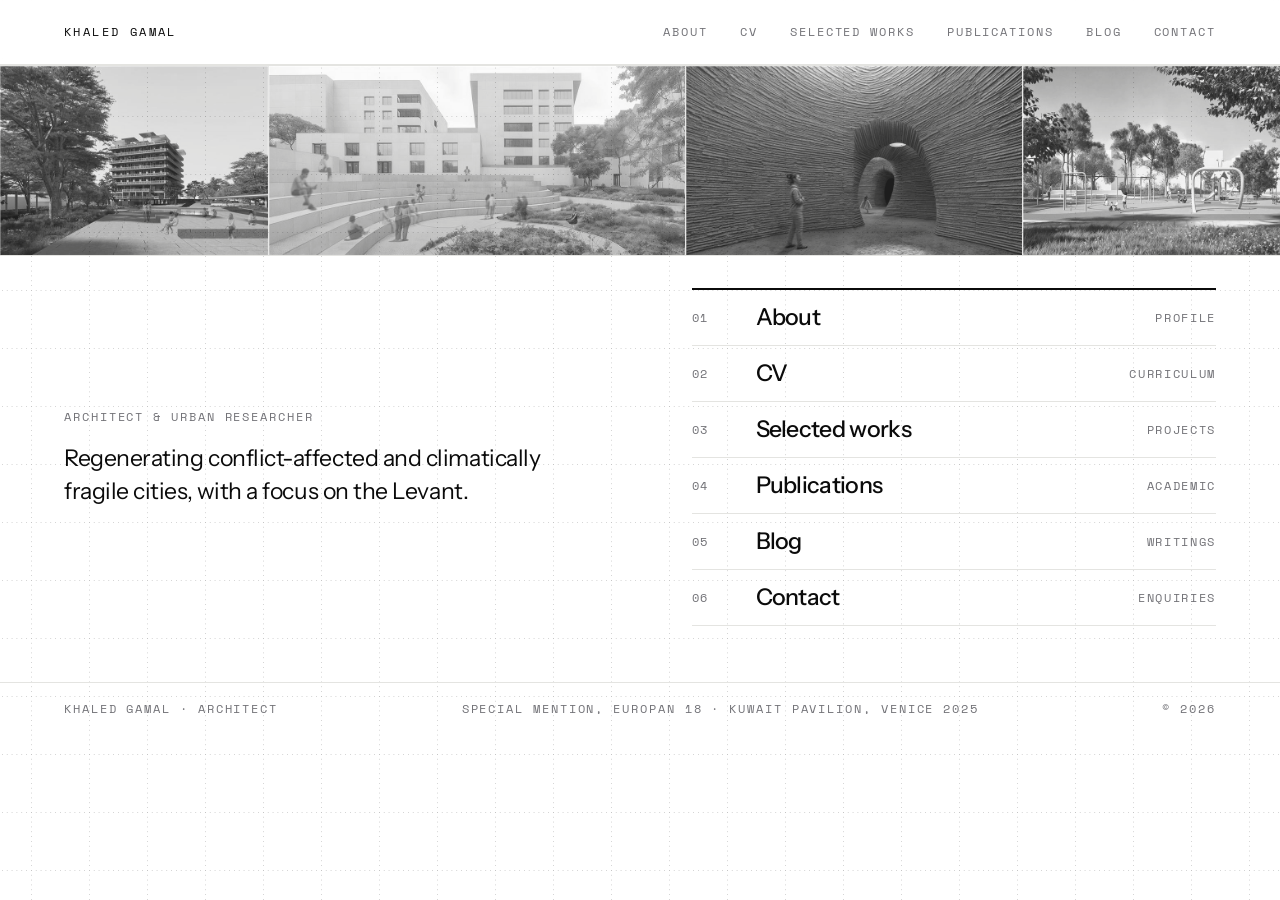
<file: index.html>
<!DOCTYPE html>
<html lang="en">
<head>
<meta charset="utf-8">
<meta name="viewport" content="width=device-width, initial-scale=1">
<title>Khaled Gamal — Architect &amp; Urban Researcher</title>
<meta name="description" content="Khaled Gamal is an architect and urban researcher working on the regeneration of conflict-affected and climatically fragile cities, with a focus on the Levant.">
<meta property="og:title" content="Khaled Gamal — Architect &amp; Urban Researcher">
<meta property="og:description" content="Regeneration of conflict-affected and climatically fragile cities, with a focus on the Levant.">
<meta property="og:image" content="assets/img/works/saint-george/view-promenade-thumb.jpg">
<link rel="icon" href="favicon.svg" type="image/svg+xml">
<link rel="preconnect" href="https://fonts.googleapis.com">
<link rel="preconnect" href="https://fonts.gstatic.com" crossorigin>
<link href="https://fonts.googleapis.com/css2?family=Instrument+Sans:wght@400;500;600;700&family=Space+Mono:wght@400;700&display=swap" rel="stylesheet">
<link rel="stylesheet" href="assets/css/site.css">
<script>document.documentElement.classList.add('js');</script>
</head>
<body>

<a class="skip-link" href="#main">Skip to content</a>

<header class="site-head">
  <div class="shell">
    <div class="site-head__inner">
      <a class="mark" href="index.html">Khaled&nbsp;Gamal</a>
      <nav class="nav" aria-label="Main">
        <a class="nav__link" href="about.html">About</a>
        <a class="nav__link" href="cv.html">CV</a>
        <a class="nav__link" href="works.html">Selected works</a>
        <a class="nav__link" href="publications.html">Publications</a>
        <a class="nav__link" href="blog.html">Blog</a>
        <a class="nav__link" href="contact.html">Contact</a>
      </nav>
      <button class="nav-toggle" type="button" aria-expanded="false" aria-controls="nav-drawer">Index</button>
    </div>
  </div>
  <div class="nav-drawer" id="nav-drawer" data-open="false">
    <div class="shell">
      <a class="nav-drawer__link" href="about.html">About <span>01</span></a>
      <a class="nav-drawer__link" href="cv.html">CV <span>02</span></a>
      <a class="nav-drawer__link" href="works.html">Selected works <span>03</span></a>
      <a class="nav-drawer__link" href="publications.html">Publications <span>04</span></a>
      <a class="nav-drawer__link" href="blog.html">Blog <span>05</span></a>
      <a class="nav-drawer__link" href="contact.html">Contact <span>06</span></a>
    </div>
  </div>
</header>

<main id="main">
  <h1 class="visually-hidden">Khaled Gamal — architect and urban researcher</h1>

  <div class="shell">
    <div class="reel" aria-label="Selected work">
      <!-- Small dedicated crops (365KB for the set). The track moves by
           transform, not scroll, so lazy loading never fires here. -->
      <!-- One image from each project. Small dedicated crops (456KB for the
           set): the track moves by transform, not scroll, so lazy loading
           never fires here. -->
      <div class="reel__track">
        <img src="assets/img/reel/r1.jpg" alt="The regenerated St. George Hotel seen across a new public promenade" width="653" height="460" decoding="async">
        <img src="assets/img/reel/r2.jpg" alt="A block interior opened as public space off Viale Marconi" width="1012" height="460" decoding="async">
        <img src="assets/img/reel/r3.jpg" alt="Inside a rammed-earth dome at the Abdali Farmhouse" width="818" height="460" decoding="async">
        <img src="assets/img/reel/r4.jpg" alt="The unfenced urban park at Villa Pinocchio" width="690" height="460" decoding="async">
        <img src="assets/img/reel/r5.jpg" alt="The Aurelian Wall galleria reinstated as a corten arcade" width="1051" height="460" decoding="async">
        <img src="assets/img/reel/r6.jpg" alt="Viale Marconi as a planted boulevard" width="896" height="460" decoding="async">

        <!-- duplicated so the band loops without a seam -->
        <img src="assets/img/reel/r1.jpg" alt="" aria-hidden="true" width="653" height="460" decoding="async">
        <img src="assets/img/reel/r2.jpg" alt="" aria-hidden="true" width="1012" height="460" decoding="async">
        <img src="assets/img/reel/r3.jpg" alt="" aria-hidden="true" width="818" height="460" decoding="async">
        <img src="assets/img/reel/r4.jpg" alt="" aria-hidden="true" width="690" height="460" decoding="async">
        <img src="assets/img/reel/r5.jpg" alt="" aria-hidden="true" width="1051" height="460" decoding="async">
        <img src="assets/img/reel/r6.jpg" alt="" aria-hidden="true" width="896" height="460" decoding="async">
      </div>
    </div>
  </div>

  <div class="shell">
    <div class="home">

      <div class="home__intro">
        <span class="eyebrow home__eyebrow">Architect &amp; urban researcher</span>
        <p class="home__line">
          Regenerating conflict-affected and climatically fragile cities, with a
          focus on the Levant.
        </p>
      </div>

      <nav class="index" aria-label="Sections">
        <a class="index__row" href="about.html">
          <span class="index__no">01</span>
          <span class="index__name">About</span>
          <span class="index__note">Profile</span>
        </a>
        <a class="index__row" href="cv.html">
          <span class="index__no">02</span>
          <span class="index__name">CV</span>
          <span class="index__note">Curriculum</span>
        </a>
        <a class="index__row" href="works.html">
          <span class="index__no">03</span>
          <span class="index__name">Selected works</span>
          <span class="index__note">Projects</span>
        </a>
        <a class="index__row" href="publications.html">
          <span class="index__no">04</span>
          <span class="index__name">Publications</span>
          <span class="index__note">Academic</span>
        </a>
        <a class="index__row" href="blog.html">
          <span class="index__no">05</span>
          <span class="index__name">Blog</span>
          <span class="index__note">Writings</span>
        </a>
        <a class="index__row" href="contact.html">
          <span class="index__no">06</span>
          <span class="index__name">Contact</span>
          <span class="index__note">Enquiries</span>
        </a>
      </nav>

    </div>
  </div>
</main>

<footer class="foot foot--tight">
  <div class="shell">
    <div class="foot__inner">
      <span>Khaled Gamal · Architect</span>
      <span>Special Mention, Europan 18 · Kuwait Pavilion, Venice 2025</span>
      <span>© <span data-year>2026</span></span>
    </div>
  </div>
</footer>

<script src="assets/js/site.js" defer></script>
</body>
</html>
</file>
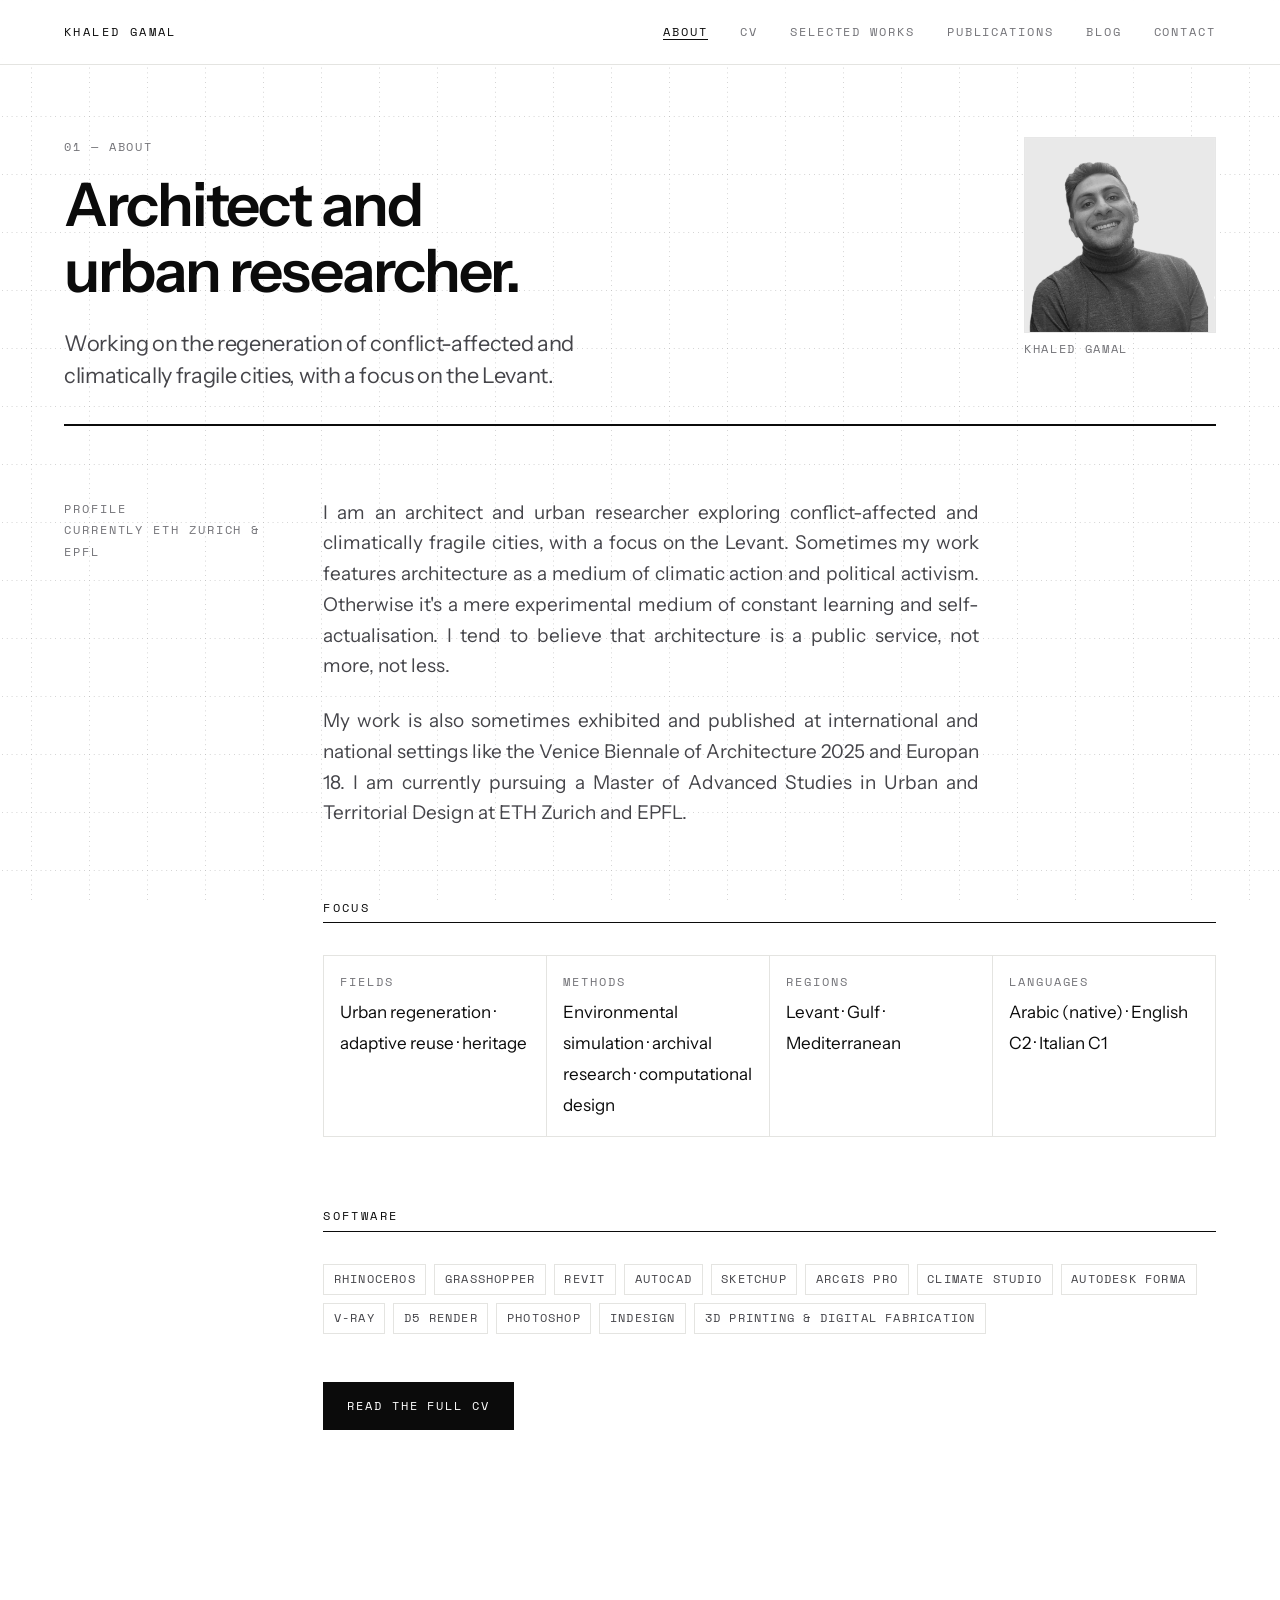
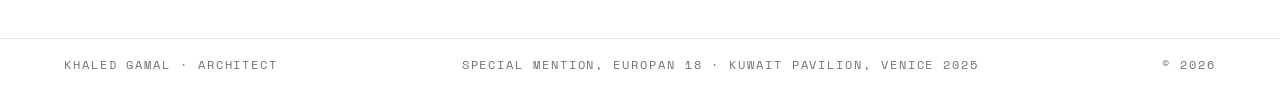
<file: about.html>
<!DOCTYPE html>
<html lang="en">
<head>
<meta charset="utf-8">
<meta name="viewport" content="width=device-width, initial-scale=1">
<title>About — Khaled Gamal</title>
<meta name="description" content="Architect and urban researcher working on the regeneration of conflict-affected and climatically fragile cities, with a focus on the Levant.">
<meta property="og:title" content="About — Khaled Gamal">
<meta property="og:description" content="Architect and urban researcher working on the regeneration of conflict-affected and climatically fragile cities, with a focus on the Levant.">
<meta property="og:image" content="assets/img/portrait.jpg">
<link rel="icon" href="favicon.svg" type="image/svg+xml">
<link rel="preconnect" href="https://fonts.googleapis.com">
<link rel="preconnect" href="https://fonts.gstatic.com" crossorigin>
<link href="https://fonts.googleapis.com/css2?family=Instrument+Sans:wght@400;500;600;700&family=Space+Mono:wght@400;700&display=swap" rel="stylesheet">
<link rel="stylesheet" href="assets/css/site.css">
<script>document.documentElement.classList.add('js');</script>
</head>
<body>

<a class="skip-link" href="#main">Skip to content</a>

<header class="site-head">
  <div class="shell">
    <div class="site-head__inner">
      <a class="mark" href="index.html">Khaled&nbsp;Gamal</a>
      <nav class="nav" aria-label="Main">
        <a class="nav__link" aria-current="page" href="about.html">About</a>
        <a class="nav__link" href="cv.html">CV</a>
        <a class="nav__link" href="works.html">Selected works</a>
        <a class="nav__link" href="publications.html">Publications</a>
        <a class="nav__link" href="blog.html">Blog</a>
        <a class="nav__link" href="contact.html">Contact</a>
      </nav>
      <button class="nav-toggle" type="button" aria-expanded="false" aria-controls="nav-drawer">Index</button>
    </div>
  </div>
  <div class="nav-drawer" id="nav-drawer" data-open="false">
    <div class="shell">
      <a class="nav-drawer__link" aria-current="page" href="about.html">About <span>01</span></a>
      <a class="nav-drawer__link" href="cv.html">CV <span>02</span></a>
      <a class="nav-drawer__link" href="works.html">Selected works <span>03</span></a>
      <a class="nav-drawer__link" href="publications.html">Publications <span>04</span></a>
      <a class="nav-drawer__link" href="blog.html">Blog <span>05</span></a>
      <a class="nav-drawer__link" href="contact.html">Contact <span>06</span></a>
    </div>
  </div>
</header>

<main id="main">
  <div class="shell">
    <div class="page">

      <div class="page__head page__head--portrait">
        <div>
          <span class="eyebrow page__eyebrow">01 — About</span>
          <h1 class="page__title">Architect and urban researcher.</h1>
          <p class="page__lede">
            Working on the regeneration of conflict-affected and climatically
            fragile cities, with a focus on the Levant.
          </p>
        </div>
        <figure class="portrait-sm">
          <img src="assets/img/portrait.jpg" width="1374" height="1400"
               alt="Portrait of Khaled Gamal" decoding="async">
          <figcaption>Khaled Gamal</figcaption>
        </figure>
      </div>

      <div class="sheet">
        <div class="sheet__note sheet__note--sticky">
          <div>Profile</div>
          <div>Currently ETH Zurich &amp; EPFL</div>
        </div>

        <div>
          <div class="prose" data-reveal>
            <p>
              I am an architect and urban researcher exploring conflict-affected and
              climatically fragile cities, with a focus on the Levant. Sometimes my work
              features architecture as a medium of climatic action and political
              activism. Otherwise it's a mere experimental medium of constant learning
              and self-actualisation. I tend to believe that architecture is a public
              service, not more, not less.
            </p>
            <p>
              My work is also sometimes exhibited and published at international and
              national settings like the Venice Biennale of Architecture 2025 and
              Europan 18. I am currently pursuing a Master of Advanced Studies in Urban
              and Territorial Design at ETH Zurich and EPFL.
            </p>
          </div>

          <div class="section">
            <h2 class="section__head">Focus</h2>
            <div class="metrics">
              <div class="metric">
                <span class="metric__key">Fields</span>
                <span class="metric__val">Urban regeneration · adaptive reuse · heritage</span>
              </div>
              <div class="metric">
                <span class="metric__key">Methods</span>
                <span class="metric__val">Environmental simulation · archival research · computational design</span>
              </div>
              <div class="metric">
                <span class="metric__key">Regions</span>
                <span class="metric__val">Levant · Gulf · Mediterranean</span>
              </div>
              <div class="metric">
                <span class="metric__key">Languages</span>
                <span class="metric__val">Arabic (native) · English C2 · Italian C1</span>
              </div>
            </div>
          </div>

          <div class="section">
            <h2 class="section__head">Software</h2>
            <div class="tags">
              <span class="tag">Rhinoceros</span>
              <span class="tag">Grasshopper</span>
              <span class="tag">Revit</span>
              <span class="tag">AutoCAD</span>
              <span class="tag">SketchUp</span>
              <span class="tag">ArcGIS Pro</span>
              <span class="tag">Climate Studio</span>
              <span class="tag">Autodesk Forma</span>
              <span class="tag">V-Ray</span>
              <span class="tag">D5 Render</span>
              <span class="tag">Photoshop</span>
              <span class="tag">InDesign</span>
              <span class="tag">3D printing &amp; digital fabrication</span>
            </div>
          </div>

          <p style="margin-top: var(--s-5);">
            <a class="btn" href="cv.html">Read the full CV</a>
          </p>
        </div>
      </div>

    </div>
  </div>

</main>

<footer class="foot">
  <div class="shell">
    <div class="foot__inner">
      <span><a href="index.html">Khaled Gamal · Architect</a></span>
      <span>Special Mention, Europan 18 · Kuwait Pavilion, Venice 2025</span>
      <span>© <span data-year>2026</span></span>
    </div>
  </div>
</footer>

<script src="assets/js/site.js" defer></script>
</body>
</html>
</file>
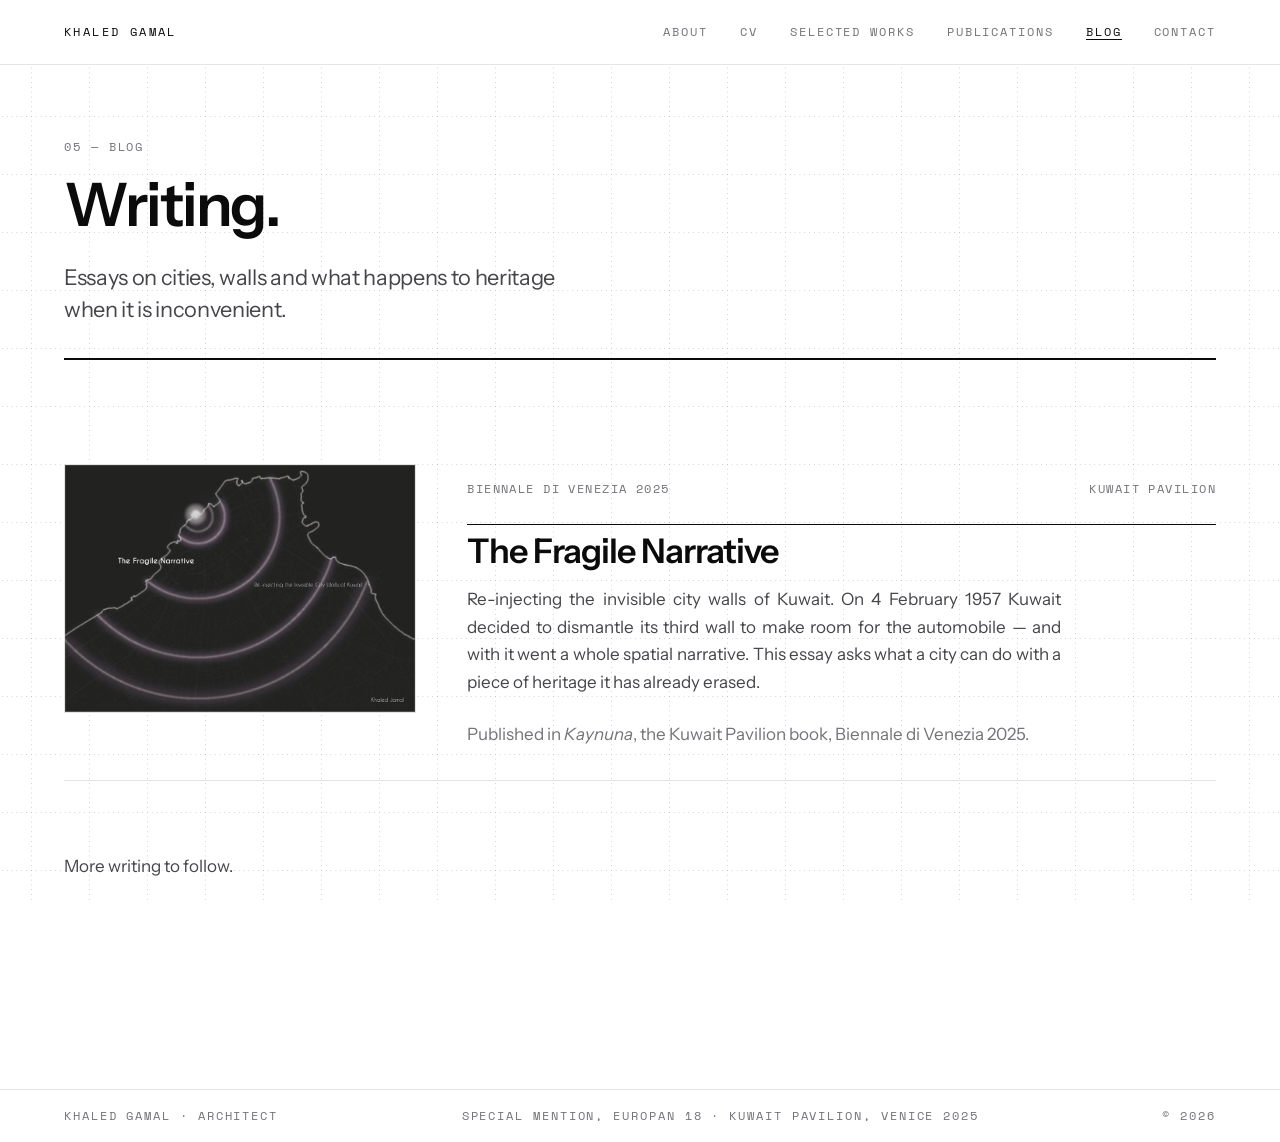
<file: blog.html>
<!DOCTYPE html>
<html lang="en">
<head>
<meta charset="utf-8">
<meta name="viewport" content="width=device-width, initial-scale=1">
<title>Blog — Khaled Gamal</title>
<meta name="description" content="Writing on cities, walls and heritage.">
<meta property="og:title" content="Blog — Khaled Gamal">
<meta property="og:description" content="Writing on cities, walls and heritage.">
<meta property="og:image" content="assets/img/blog/fragile-narrative/1-01-thumb.jpg">
<link rel="icon" href="favicon.svg" type="image/svg+xml">
<link rel="preconnect" href="https://fonts.googleapis.com">
<link rel="preconnect" href="https://fonts.gstatic.com" crossorigin>
<link href="https://fonts.googleapis.com/css2?family=Instrument+Sans:wght@400;500;600;700&family=Space+Mono:wght@400;700&display=swap" rel="stylesheet">
<link rel="stylesheet" href="assets/css/site.css">
<script>document.documentElement.classList.add('js');</script>
</head>
<body>

<a class="skip-link" href="#main">Skip to content</a>

<header class="site-head">
  <div class="shell">
    <div class="site-head__inner">
      <a class="mark" href="index.html">Khaled&nbsp;Gamal</a>
      <nav class="nav" aria-label="Main">
        <a class="nav__link" href="about.html">About</a>
        <a class="nav__link" href="cv.html">CV</a>
        <a class="nav__link" href="works.html">Selected works</a>
        <a class="nav__link" href="publications.html">Publications</a>
        <a class="nav__link" aria-current="page" href="blog.html">Blog</a>
        <a class="nav__link" href="contact.html">Contact</a>
      </nav>
      <button class="nav-toggle" type="button" aria-expanded="false" aria-controls="nav-drawer">Index</button>
    </div>
  </div>
  <div class="nav-drawer" id="nav-drawer" data-open="false">
    <div class="shell">
      <a class="nav-drawer__link" href="about.html">About <span>01</span></a>
      <a class="nav-drawer__link" href="cv.html">CV <span>02</span></a>
      <a class="nav-drawer__link" href="works.html">Selected works <span>03</span></a>
      <a class="nav-drawer__link" href="publications.html">Publications <span>04</span></a>
      <a class="nav-drawer__link" aria-current="page" href="blog.html">Blog <span>05</span></a>
      <a class="nav-drawer__link" href="contact.html">Contact <span>06</span></a>
    </div>
  </div>
</header>

<main id="main">
  <div class="shell">
    <div class="page">

      <div class="page__head">
        <span class="eyebrow page__eyebrow">05 — Blog</span>
        <h1 class="page__title">Writing.</h1>
        <p class="page__lede">
          Essays on cities, walls and what happens to heritage when it is
          inconvenient.
        </p>
      </div>

      <a class="post-card" href="post-fragile-narrative.html" data-reveal>
        <div class="post-card__frame">
          <img src="assets/img/blog/fragile-narrative/1-01-thumb.jpg"
               alt="Title plate: a dark map of Kuwait City with the traced arcs of its demolished city walls"
               loading="lazy" decoding="async" width="900" height="636">
        </div>
        <div>
          <div class="work__bar">
            <span>Biennale di Venezia 2025</span>
            <span>Kuwait Pavilion</span>
          </div>
          <h2 class="post-card__title">The Fragile Narrative</h2>
          <p class="post-card__desc">
            Re-injecting the invisible city walls of Kuwait. On 4 February 1957 Kuwait
            decided to dismantle its third wall to make room for the automobile — and
            with it went a whole spatial narrative. This essay asks what a city can do
            with a piece of heritage it has already erased.
          </p>
          <p class="post-card__desc" style="color: var(--pencil);">
            Published in <em>Kaynuna</em>, the Kuwait Pavilion book, Biennale di
            Venezia 2025.
          </p>
        </div>
      </a>

      <p class="prose" style="margin-top: var(--s-6); font-size: var(--t-small);">
        More writing to follow.
      </p>

    </div>
  </div>

</main>

<footer class="foot">
  <div class="shell">
    <div class="foot__inner">
      <span><a href="index.html">Khaled Gamal · Architect</a></span>
      <span>Special Mention, Europan 18 · Kuwait Pavilion, Venice 2025</span>
      <span>© <span data-year>2026</span></span>
    </div>
  </div>
</footer>

<script src="assets/js/site.js" defer></script>
</body>
</html>
</file>
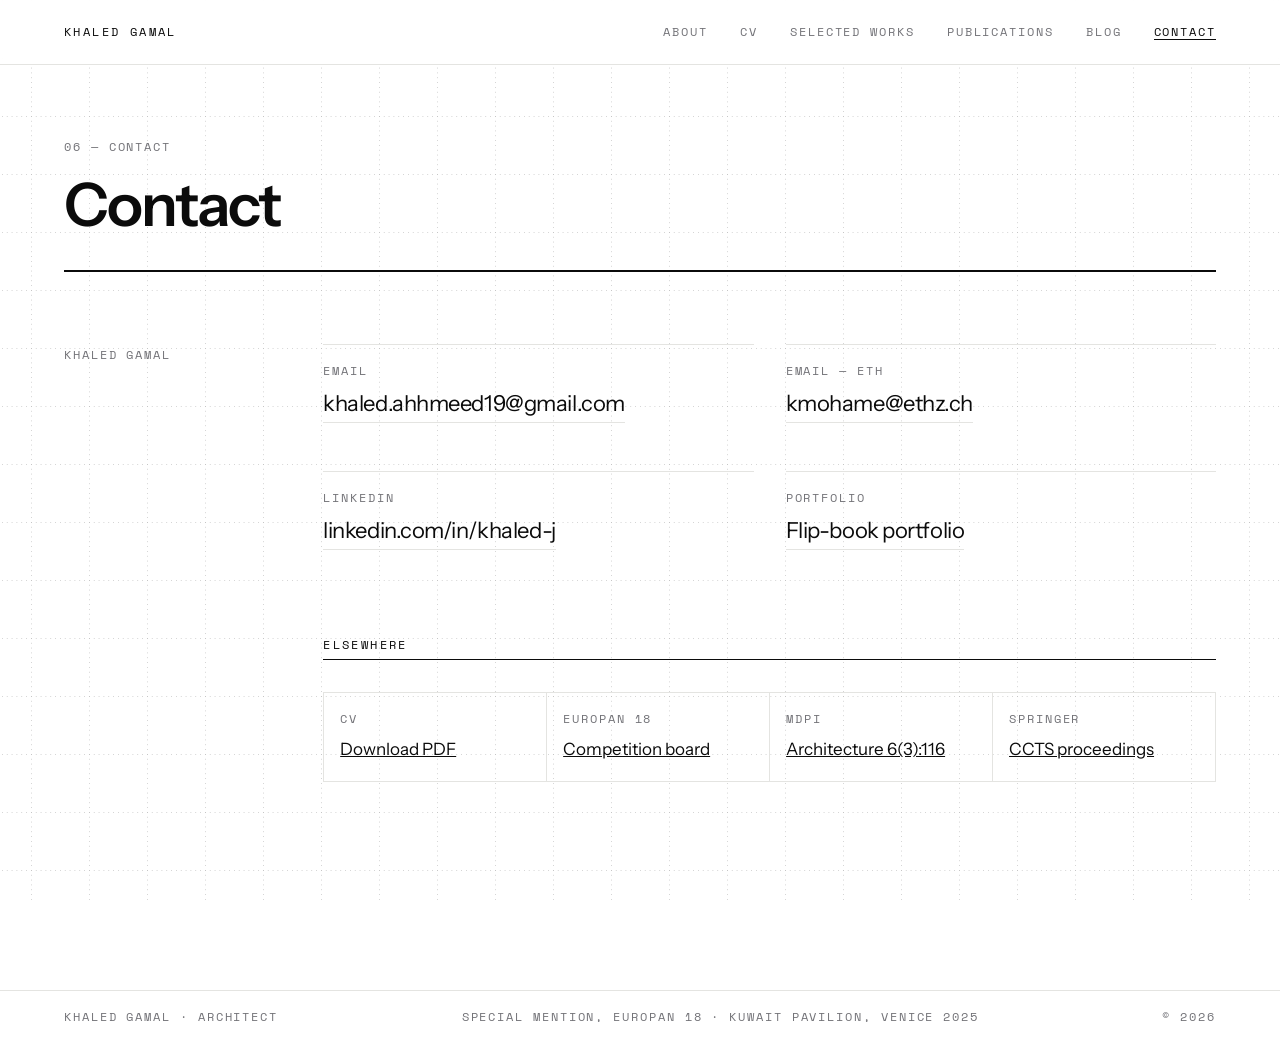
<file: contact.html>
<!DOCTYPE html>
<html lang="en">
<head>
<meta charset="utf-8">
<meta name="viewport" content="width=device-width, initial-scale=1">
<title>Contact — Khaled Gamal</title>
<meta name="description" content="Get in touch with Khaled Gamal.">
<meta property="og:title" content="Contact — Khaled Gamal">
<meta property="og:description" content="Get in touch with Khaled Gamal.">
<meta property="og:image" content="assets/img/portrait.jpg">
<link rel="icon" href="favicon.svg" type="image/svg+xml">
<link rel="preconnect" href="https://fonts.googleapis.com">
<link rel="preconnect" href="https://fonts.gstatic.com" crossorigin>
<link href="https://fonts.googleapis.com/css2?family=Instrument+Sans:wght@400;500;600;700&family=Space+Mono:wght@400;700&display=swap" rel="stylesheet">
<link rel="stylesheet" href="assets/css/site.css">
<script>document.documentElement.classList.add('js');</script>
</head>
<body>

<a class="skip-link" href="#main">Skip to content</a>

<header class="site-head">
  <div class="shell">
    <div class="site-head__inner">
      <a class="mark" href="index.html">Khaled&nbsp;Gamal</a>
      <nav class="nav" aria-label="Main">
        <a class="nav__link" href="about.html">About</a>
        <a class="nav__link" href="cv.html">CV</a>
        <a class="nav__link" href="works.html">Selected works</a>
        <a class="nav__link" href="publications.html">Publications</a>
        <a class="nav__link" href="blog.html">Blog</a>
        <a class="nav__link" aria-current="page" href="contact.html">Contact</a>
      </nav>
      <button class="nav-toggle" type="button" aria-expanded="false" aria-controls="nav-drawer">Index</button>
    </div>
  </div>
  <div class="nav-drawer" id="nav-drawer" data-open="false">
    <div class="shell">
      <a class="nav-drawer__link" href="about.html">About <span>01</span></a>
      <a class="nav-drawer__link" href="cv.html">CV <span>02</span></a>
      <a class="nav-drawer__link" href="works.html">Selected works <span>03</span></a>
      <a class="nav-drawer__link" href="publications.html">Publications <span>04</span></a>
      <a class="nav-drawer__link" href="blog.html">Blog <span>05</span></a>
      <a class="nav-drawer__link" aria-current="page" href="contact.html">Contact <span>06</span></a>
    </div>
  </div>
</header>

<main id="main">
  <div class="shell">
    <div class="page">

      <div class="page__head">
        <span class="eyebrow page__eyebrow">06 — Contact</span>
        <h1 class="page__title">Contact</h1>
      </div>

      <div class="sheet">
        <div class="sheet__note sheet__note--sticky">
          <div>Khaled Gamal</div>
        </div>

        <div>
          <div class="contact">
            <div class="contact__item">
              <span class="contact__key">Email</span>
              <a class="contact__val" href="mailto:khaled.ahhmeed19@gmail.com">khaled.ahhmeed19@gmail.com</a>
            </div>
            <div class="contact__item">
              <span class="contact__key">Email — ETH</span>
              <a class="contact__val" href="mailto:kmohame@ethz.ch">kmohame@ethz.ch</a>
            </div>
            <div class="contact__item">
              <span class="contact__key">LinkedIn</span>
              <a class="contact__val" href="https://www.linkedin.com/in/khaled-j-32a5931a6/" rel="me noopener">linkedin.com/in/khaled-j</a>
            </div>
            <div class="contact__item">
              <span class="contact__key">Portfolio</span>
              <a class="contact__val" href="https://heyzine.com/flip-book/693483e4b3.html" rel="me noopener">Flip-book portfolio</a>
            </div>
          </div>

          <div class="section">
            <h2 class="section__head">Elsewhere</h2>
            <div class="metrics">
              <div class="metric">
                <span class="metric__key">CV</span>
                <span class="metric__val"><a href="assets/khaled-gamal-cv.pdf" download style="color:inherit;">Download PDF</a></span>
              </div>
              <div class="metric">
                <span class="metric__key">Europan 18</span>
                <span class="metric__val"><a href="https://www.europan-europe.eu/en/session/europan-18/see/14801/board" rel="noopener" style="color:inherit;">Competition board</a></span>
              </div>
              <div class="metric">
                <span class="metric__key">MDPI</span>
                <span class="metric__val"><a href="https://www.mdpi.com/2673-8945/6/3/116" rel="noopener" style="color:inherit;">Architecture 6(3):116</a></span>
              </div>
              <div class="metric">
                <span class="metric__key">Springer</span>
                <span class="metric__val"><a href="https://link.springer.com/chapter/10.1007/978-981-95-7607-4_8" rel="noopener" style="color:inherit;">CCTS proceedings</a></span>
              </div>
            </div>
          </div>
        </div>
      </div>

    </div>
  </div>

</main>

<footer class="foot">
  <div class="shell">
    <div class="foot__inner">
      <span><a href="index.html">Khaled Gamal · Architect</a></span>
      <span>Special Mention, Europan 18 · Kuwait Pavilion, Venice 2025</span>
      <span>© <span data-year>2026</span></span>
    </div>
  </div>
</footer>

<script src="assets/js/site.js" defer></script>
</body>
</html>
</file>
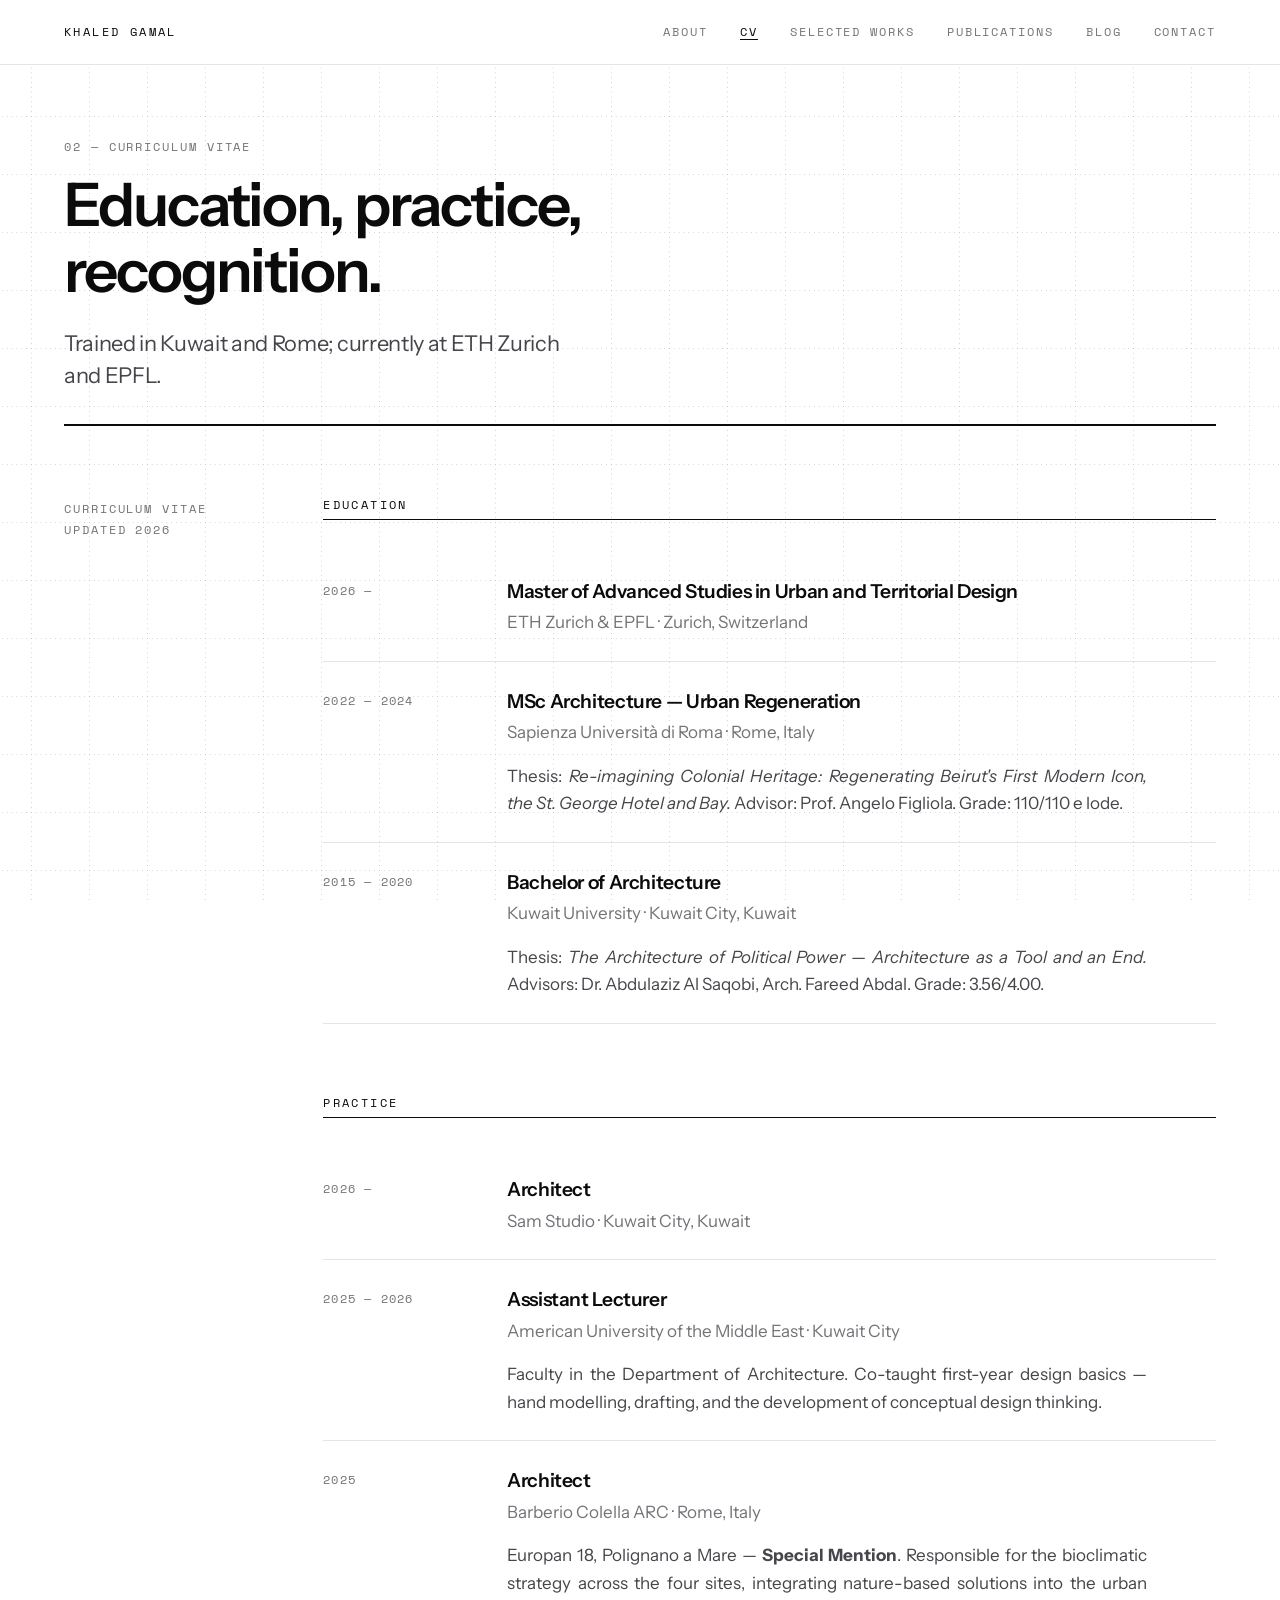
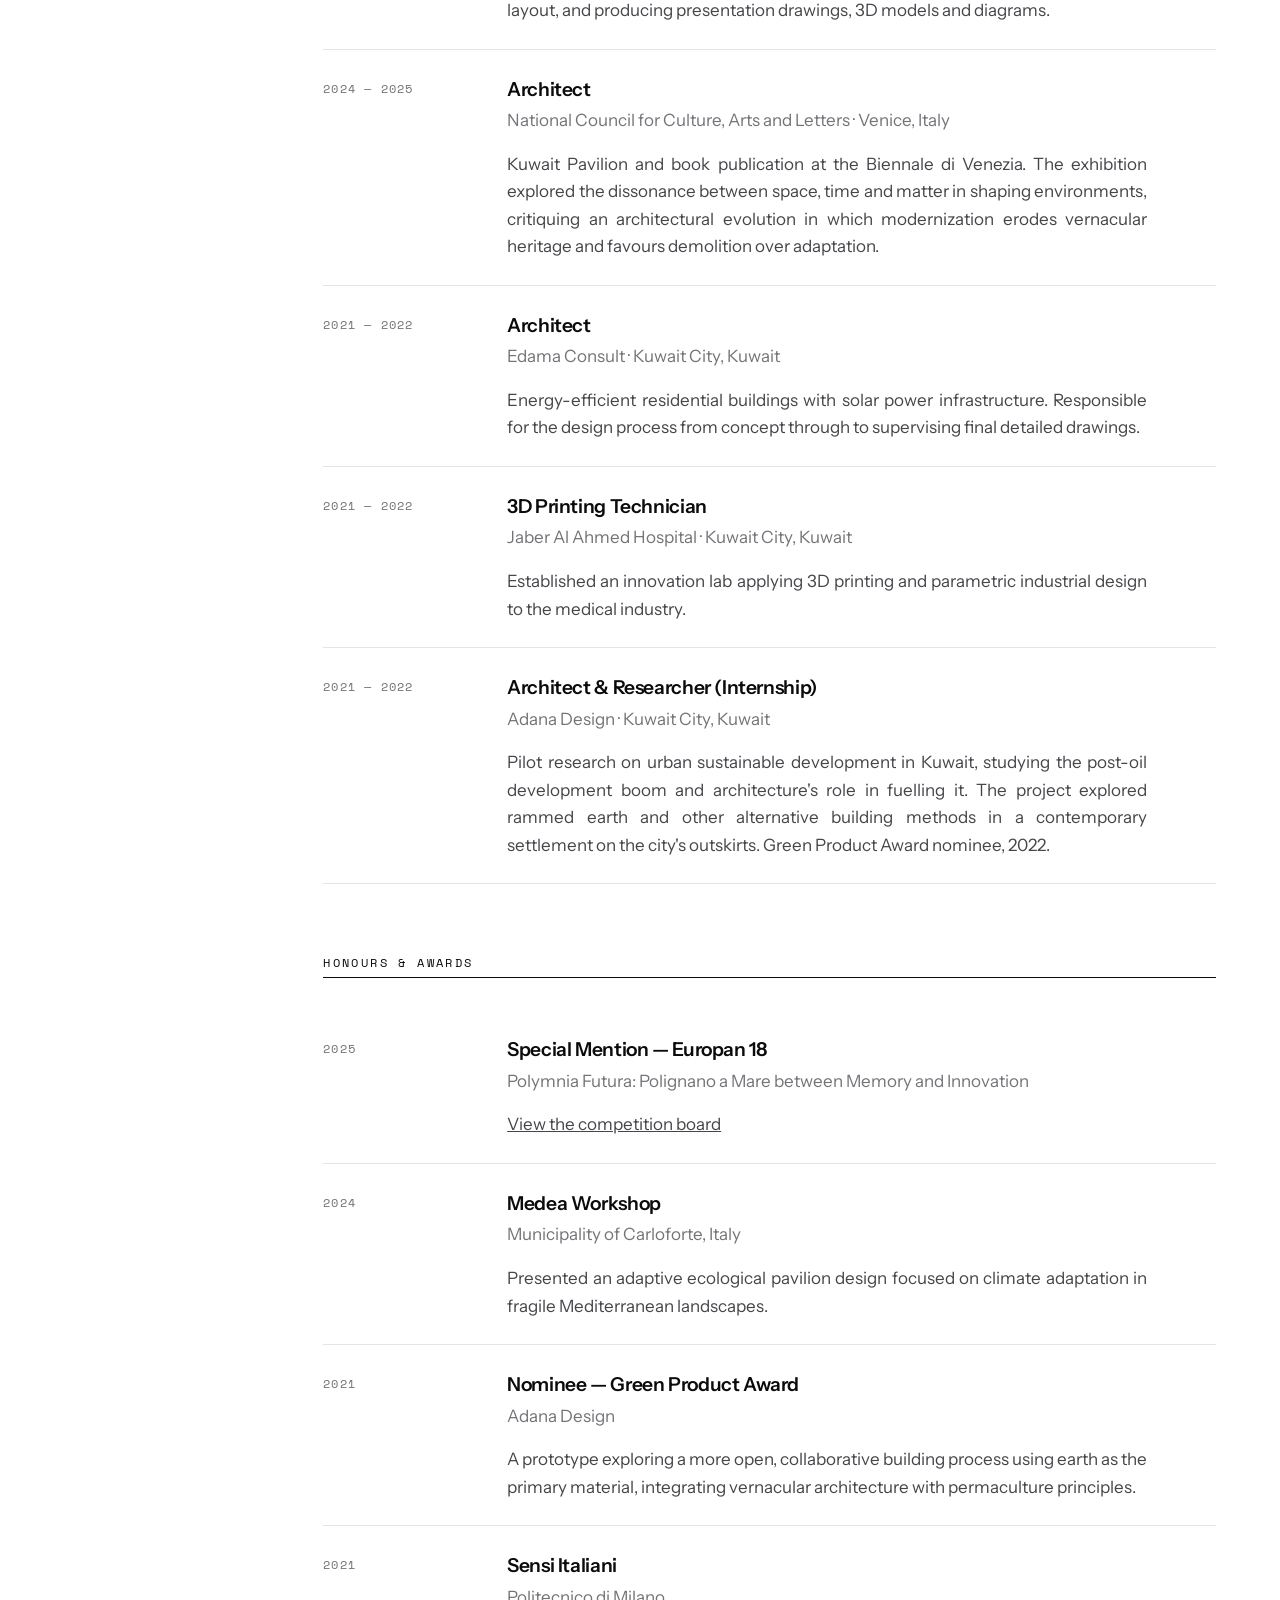
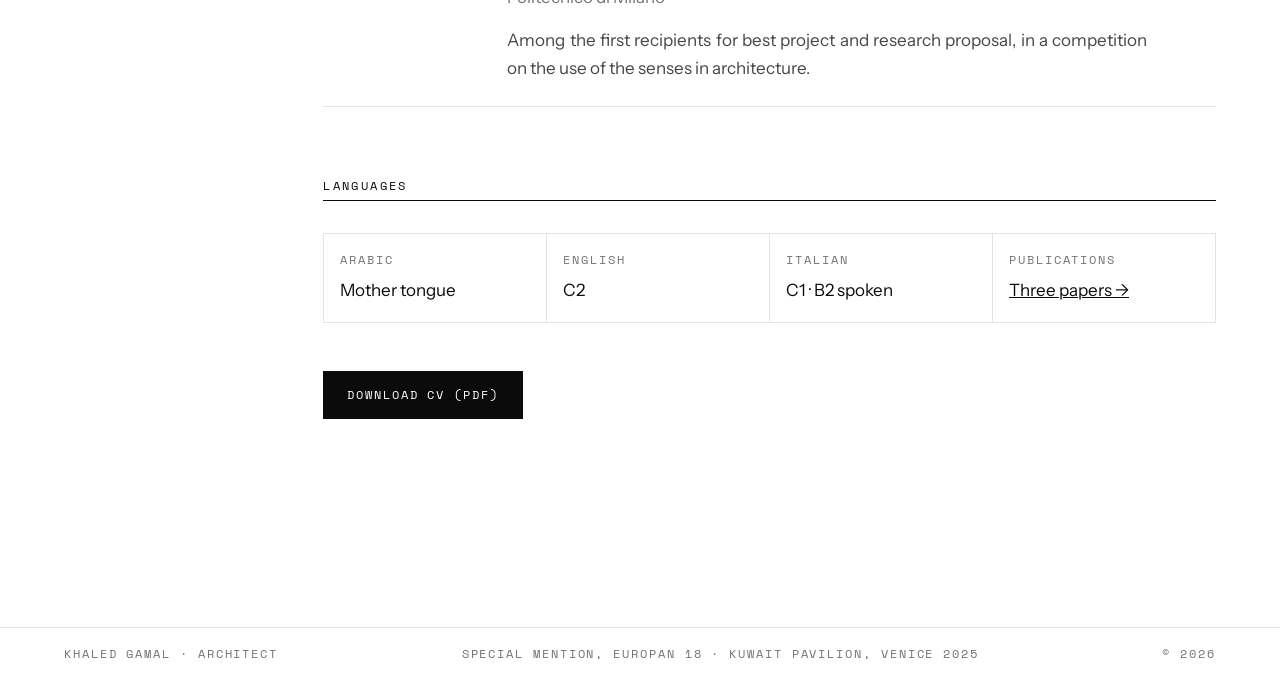
<file: cv.html>
<!DOCTYPE html>
<html lang="en">
<head>
<meta charset="utf-8">
<meta name="viewport" content="width=device-width, initial-scale=1">
<title>CV — Khaled Gamal</title>
<meta name="description" content="Education, practice, publications and awards. Sapienza, Kuwait University, ETH Zurich and EPFL.">
<meta property="og:title" content="CV — Khaled Gamal">
<meta property="og:description" content="Education, practice, publications and awards. Sapienza, Kuwait University, ETH Zurich and EPFL.">
<meta property="og:image" content="assets/img/portrait.jpg">
<link rel="icon" href="favicon.svg" type="image/svg+xml">
<link rel="preconnect" href="https://fonts.googleapis.com">
<link rel="preconnect" href="https://fonts.gstatic.com" crossorigin>
<link href="https://fonts.googleapis.com/css2?family=Instrument+Sans:wght@400;500;600;700&family=Space+Mono:wght@400;700&display=swap" rel="stylesheet">
<link rel="stylesheet" href="assets/css/site.css">
<script>document.documentElement.classList.add('js');</script>
</head>
<body>

<a class="skip-link" href="#main">Skip to content</a>

<header class="site-head">
  <div class="shell">
    <div class="site-head__inner">
      <a class="mark" href="index.html">Khaled&nbsp;Gamal</a>
      <nav class="nav" aria-label="Main">
        <a class="nav__link" href="about.html">About</a>
        <a class="nav__link" aria-current="page" href="cv.html">CV</a>
        <a class="nav__link" href="works.html">Selected works</a>
        <a class="nav__link" href="publications.html">Publications</a>
        <a class="nav__link" href="blog.html">Blog</a>
        <a class="nav__link" href="contact.html">Contact</a>
      </nav>
      <button class="nav-toggle" type="button" aria-expanded="false" aria-controls="nav-drawer">Index</button>
    </div>
  </div>
  <div class="nav-drawer" id="nav-drawer" data-open="false">
    <div class="shell">
      <a class="nav-drawer__link" href="about.html">About <span>01</span></a>
      <a class="nav-drawer__link" aria-current="page" href="cv.html">CV <span>02</span></a>
      <a class="nav-drawer__link" href="works.html">Selected works <span>03</span></a>
      <a class="nav-drawer__link" href="publications.html">Publications <span>04</span></a>
      <a class="nav-drawer__link" href="blog.html">Blog <span>05</span></a>
      <a class="nav-drawer__link" href="contact.html">Contact <span>06</span></a>
    </div>
  </div>
</header>

<main id="main">
  <div class="shell">
    <div class="page">

      <div class="page__head">
        <span class="eyebrow page__eyebrow">02 — Curriculum vitae</span>
        <h1 class="page__title">Education, practice, recognition.</h1>
        <p class="page__lede">
          Trained in Kuwait and Rome; currently at ETH Zurich and EPFL.
        </p>
      </div>

      <div class="sheet">
        <div class="sheet__note sheet__note--sticky">
          <div>Curriculum vitae</div>
          <div>Updated 2026</div>
        </div>

        <div>

          <div class="section" style="margin-top:0;">
            <h2 class="section__head">Education</h2>

            <div class="entry">
              <div class="entry__year">2026 —</div>
              <div>
                <div class="entry__title">Master of Advanced Studies in Urban and Territorial Design</div>
                <div class="entry__org">ETH Zurich &amp; EPFL · Zurich, Switzerland</div>
              </div>
            </div>

            <div class="entry">
              <div class="entry__year">2022 — 2024</div>
              <div>
                <div class="entry__title">MSc Architecture — Urban Regeneration</div>
                <div class="entry__org">Sapienza Università di Roma · Rome, Italy</div>
                <p class="entry__desc">
                  Thesis: <em>Re-imagining Colonial Heritage: Regenerating Beirut's First
                  Modern Icon, the St. George Hotel and Bay.</em>
                  Advisor: Prof. Angelo Figliola. Grade: 110/110 e lode.
                </p>
              </div>
            </div>

            <div class="entry">
              <div class="entry__year">2015 — 2020</div>
              <div>
                <div class="entry__title">Bachelor of Architecture</div>
                <div class="entry__org">Kuwait University · Kuwait City, Kuwait</div>
                <p class="entry__desc">
                  Thesis: <em>The Architecture of Political Power — Architecture as a Tool
                  and an End.</em>
                  Advisors: Dr. Abdulaziz Al Saqobi, Arch. Fareed Abdal. Grade: 3.56/4.00.
                </p>
              </div>
            </div>
          </div>

          <div class="section">
            <h2 class="section__head">Practice</h2>

            <div class="entry">
              <div class="entry__year">2026 —</div>
              <div>
                <div class="entry__title">Architect</div>
                <div class="entry__org">Sam Studio · Kuwait City, Kuwait</div>
              </div>
            </div>

            <div class="entry">
              <div class="entry__year">2025 — 2026</div>
              <div>
                <div class="entry__title">Assistant Lecturer</div>
                <div class="entry__org">American University of the Middle East · Kuwait City</div>
                <p class="entry__desc">
                  Faculty in the Department of Architecture. Co-taught first-year design
                  basics — hand modelling, drafting, and the development of conceptual
                  design thinking.
                </p>
              </div>
            </div>

            <div class="entry">
              <div class="entry__year">2025</div>
              <div>
                <div class="entry__title">Architect</div>
                <div class="entry__org">Barberio Colella ARC · Rome, Italy</div>
                <p class="entry__desc">
                  Europan 18, Polignano a Mare — <strong>Special Mention</strong>. Responsible for the
                  bioclimatic strategy across the four sites, integrating nature-based
                  solutions into the urban layout, and producing presentation drawings,
                  3D models and diagrams.
                </p>
              </div>
            </div>

            <div class="entry">
              <div class="entry__year">2024 — 2025</div>
              <div>
                <div class="entry__title">Architect</div>
                <div class="entry__org">National Council for Culture, Arts and Letters · Venice, Italy</div>
                <p class="entry__desc">
                  Kuwait Pavilion and book publication at the Biennale di Venezia. The
                  exhibition explored the dissonance between space, time and matter in
                  shaping environments, critiquing an architectural evolution in which
                  modernization erodes vernacular heritage and favours demolition over
                  adaptation.
                </p>
              </div>
            </div>

            <div class="entry">
              <div class="entry__year">2021 — 2022</div>
              <div>
                <div class="entry__title">Architect</div>
                <div class="entry__org">Edama Consult · Kuwait City, Kuwait</div>
                <p class="entry__desc">
                  Energy-efficient residential buildings with solar power infrastructure.
                  Responsible for the design process from concept through to supervising
                  final detailed drawings.
                </p>
              </div>
            </div>

            <div class="entry">
              <div class="entry__year">2021 — 2022</div>
              <div>
                <div class="entry__title">3D Printing Technician</div>
                <div class="entry__org">Jaber Al Ahmed Hospital · Kuwait City, Kuwait</div>
                <p class="entry__desc">
                  Established an innovation lab applying 3D printing and parametric
                  industrial design to the medical industry.
                </p>
              </div>
            </div>

            <div class="entry">
              <div class="entry__year">2021 — 2022</div>
              <div>
                <div class="entry__title">Architect &amp; Researcher (Internship)</div>
                <div class="entry__org">Adana Design · Kuwait City, Kuwait</div>
                <p class="entry__desc">
                  Pilot research on urban sustainable development in Kuwait, studying the
                  post-oil development boom and architecture's role in fuelling it. The
                  project explored rammed earth and other alternative building methods in
                  a contemporary settlement on the city's outskirts. Green Product Award
                  nominee, 2022.
                </p>
              </div>
            </div>
          </div>

          <div class="section">
            <h2 class="section__head">Honours &amp; awards</h2>

            <div class="entry">
              <div class="entry__year">2025</div>
              <div>
                <div class="entry__title">Special Mention — Europan 18</div>
                <div class="entry__org">Polymnia Futura: Polignano a Mare between Memory and Innovation</div>
                <p class="entry__desc">
                  <a href="https://www.europan-europe.eu/en/session/europan-18/see/14801/board" rel="noopener">View the competition board</a>
                </p>
              </div>
            </div>

            <div class="entry">
              <div class="entry__year">2024</div>
              <div>
                <div class="entry__title">Medea Workshop</div>
                <div class="entry__org">Municipality of Carloforte, Italy</div>
                <p class="entry__desc">
                  Presented an adaptive ecological pavilion design focused on climate
                  adaptation in fragile Mediterranean landscapes.
                </p>
              </div>
            </div>

            <div class="entry">
              <div class="entry__year">2021</div>
              <div>
                <div class="entry__title">Nominee — Green Product Award</div>
                <div class="entry__org">Adana Design</div>
                <p class="entry__desc">
                  A prototype exploring a more open, collaborative building process using
                  earth as the primary material, integrating vernacular architecture with
                  permaculture principles.
                </p>
              </div>
            </div>

            <div class="entry">
              <div class="entry__year">2021</div>
              <div>
                <div class="entry__title">Sensi Italiani</div>
                <div class="entry__org">Politecnico di Milano</div>
                <p class="entry__desc">
                  Among the first recipients for best project and research proposal, in a
                  competition on the use of the senses in architecture.
                </p>
              </div>
            </div>
          </div>

          <div class="section">
            <h2 class="section__head">Languages</h2>
            <div class="metrics">
              <div class="metric">
                <span class="metric__key">Arabic</span>
                <span class="metric__val">Mother tongue</span>
              </div>
              <div class="metric">
                <span class="metric__key">English</span>
                <span class="metric__val">C2</span>
              </div>
              <div class="metric">
                <span class="metric__key">Italian</span>
                <span class="metric__val">C1 · B2 spoken</span>
              </div>
              <div class="metric">
                <span class="metric__key">Publications</span>
                <span class="metric__val"><a href="publications.html" style="color:inherit;">Three papers &#8594;</a></span>
              </div>
            </div>
          </div>

          <p style="margin-top: var(--s-5);">
            <a class="btn" href="assets/khaled-gamal-cv.pdf" download>Download CV (PDF)</a>
          </p>

        </div>
      </div>

    </div>
  </div>

</main>

<footer class="foot">
  <div class="shell">
    <div class="foot__inner">
      <span><a href="index.html">Khaled Gamal · Architect</a></span>
      <span>Special Mention, Europan 18 · Kuwait Pavilion, Venice 2025</span>
      <span>© <span data-year>2026</span></span>
    </div>
  </div>
</footer>

<script src="assets/js/site.js" defer></script>
</body>
</html>
</file>
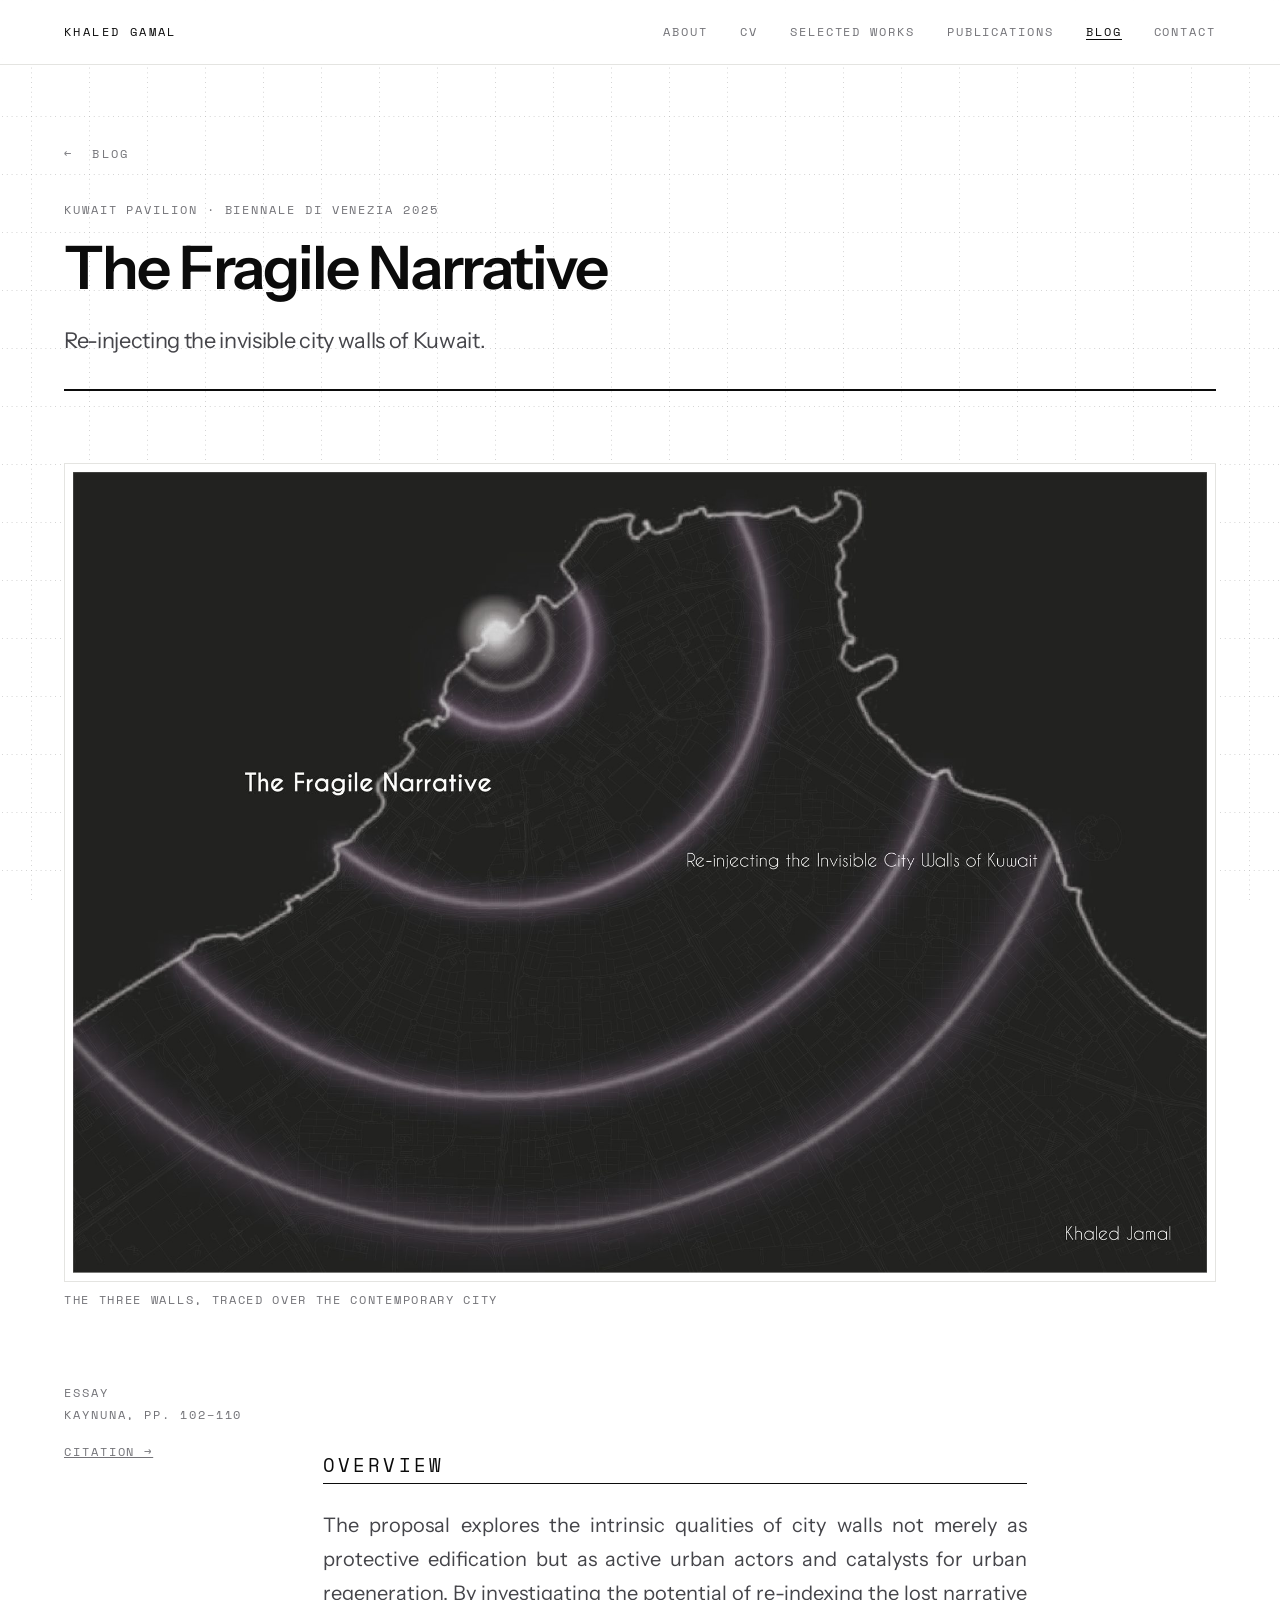
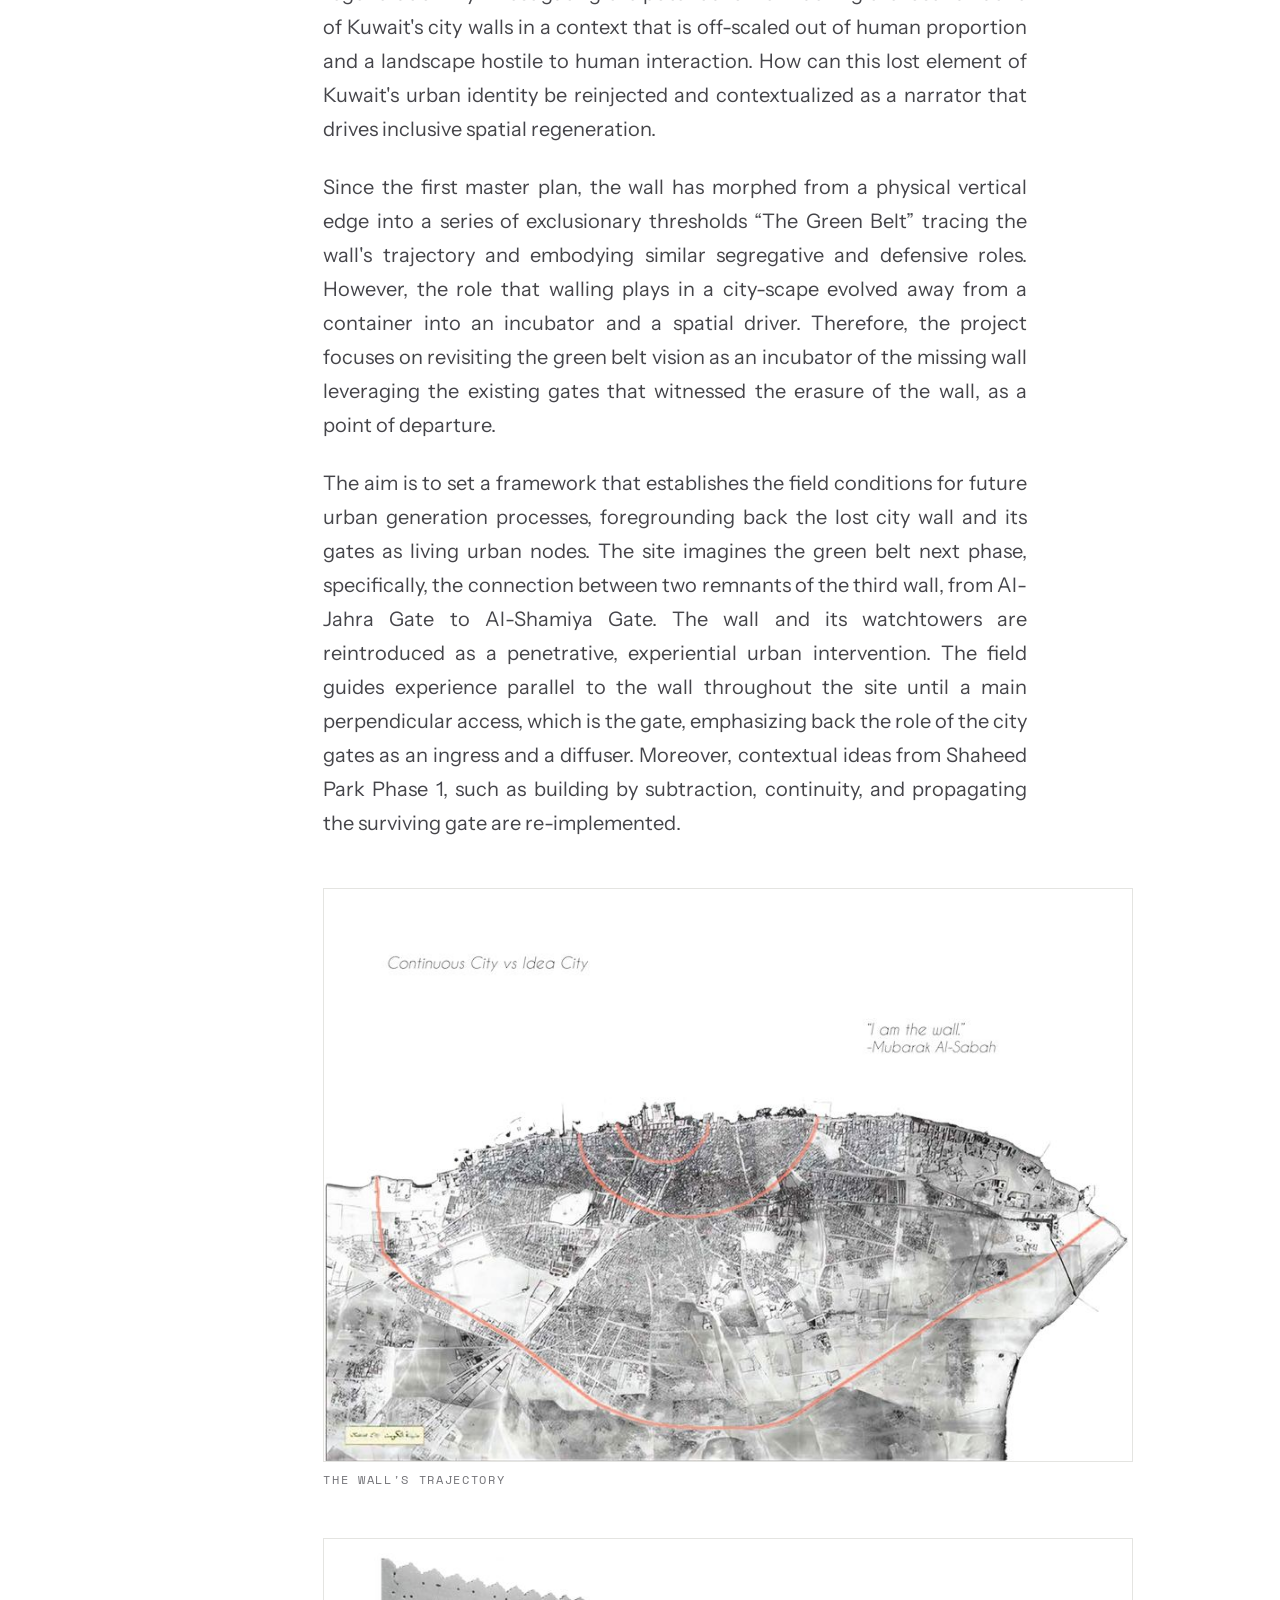
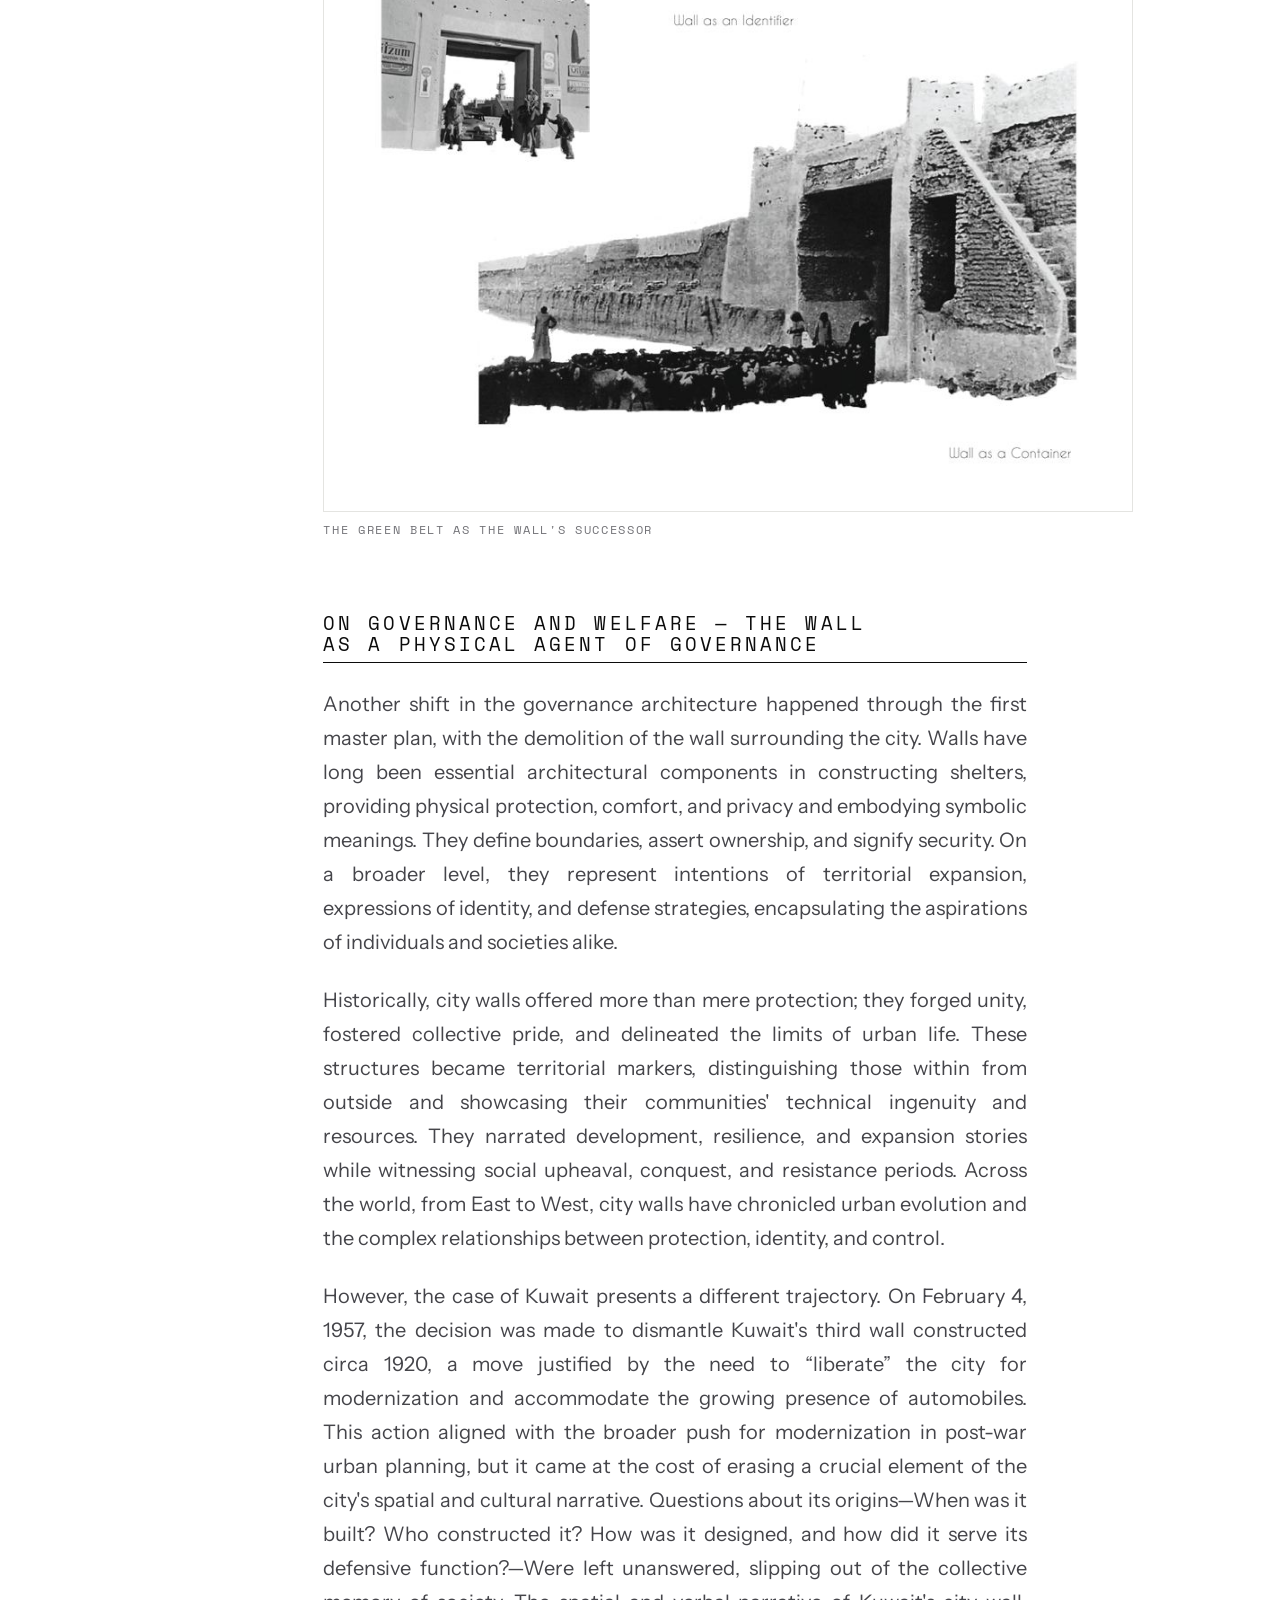
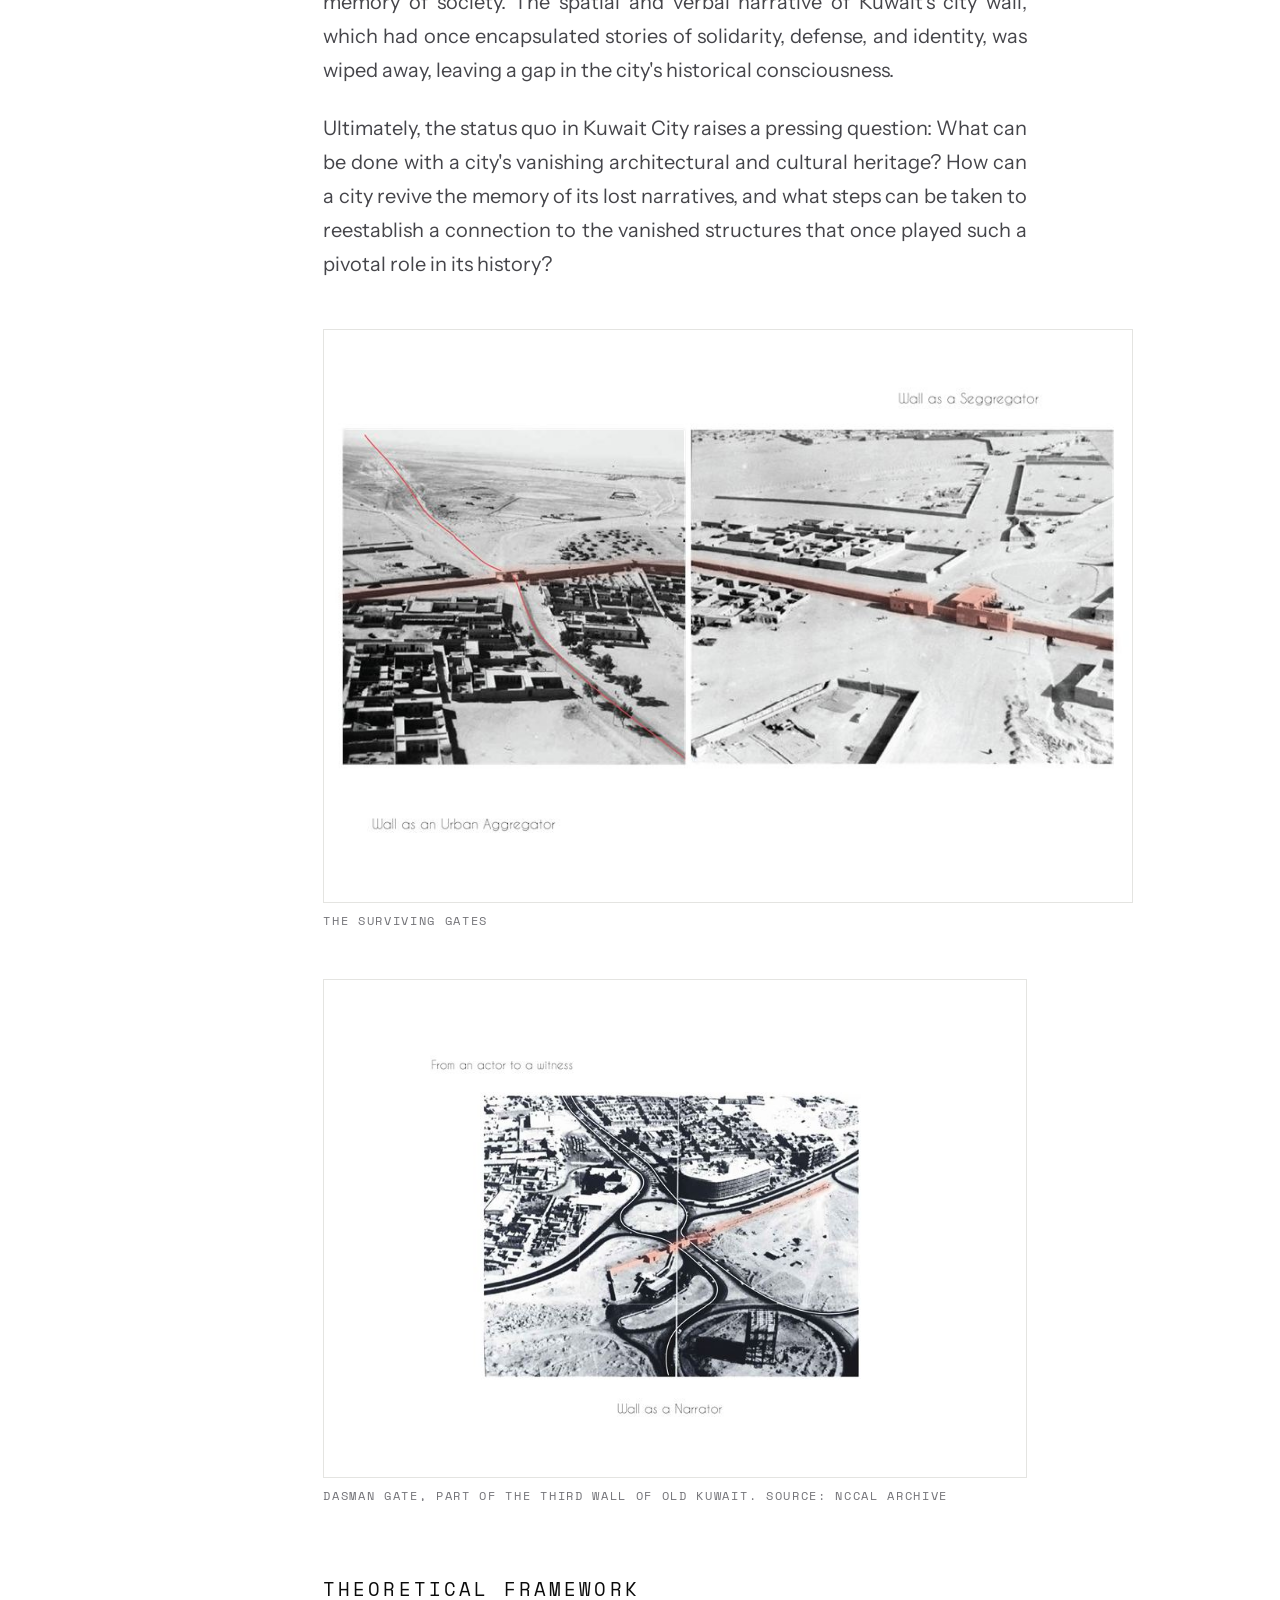
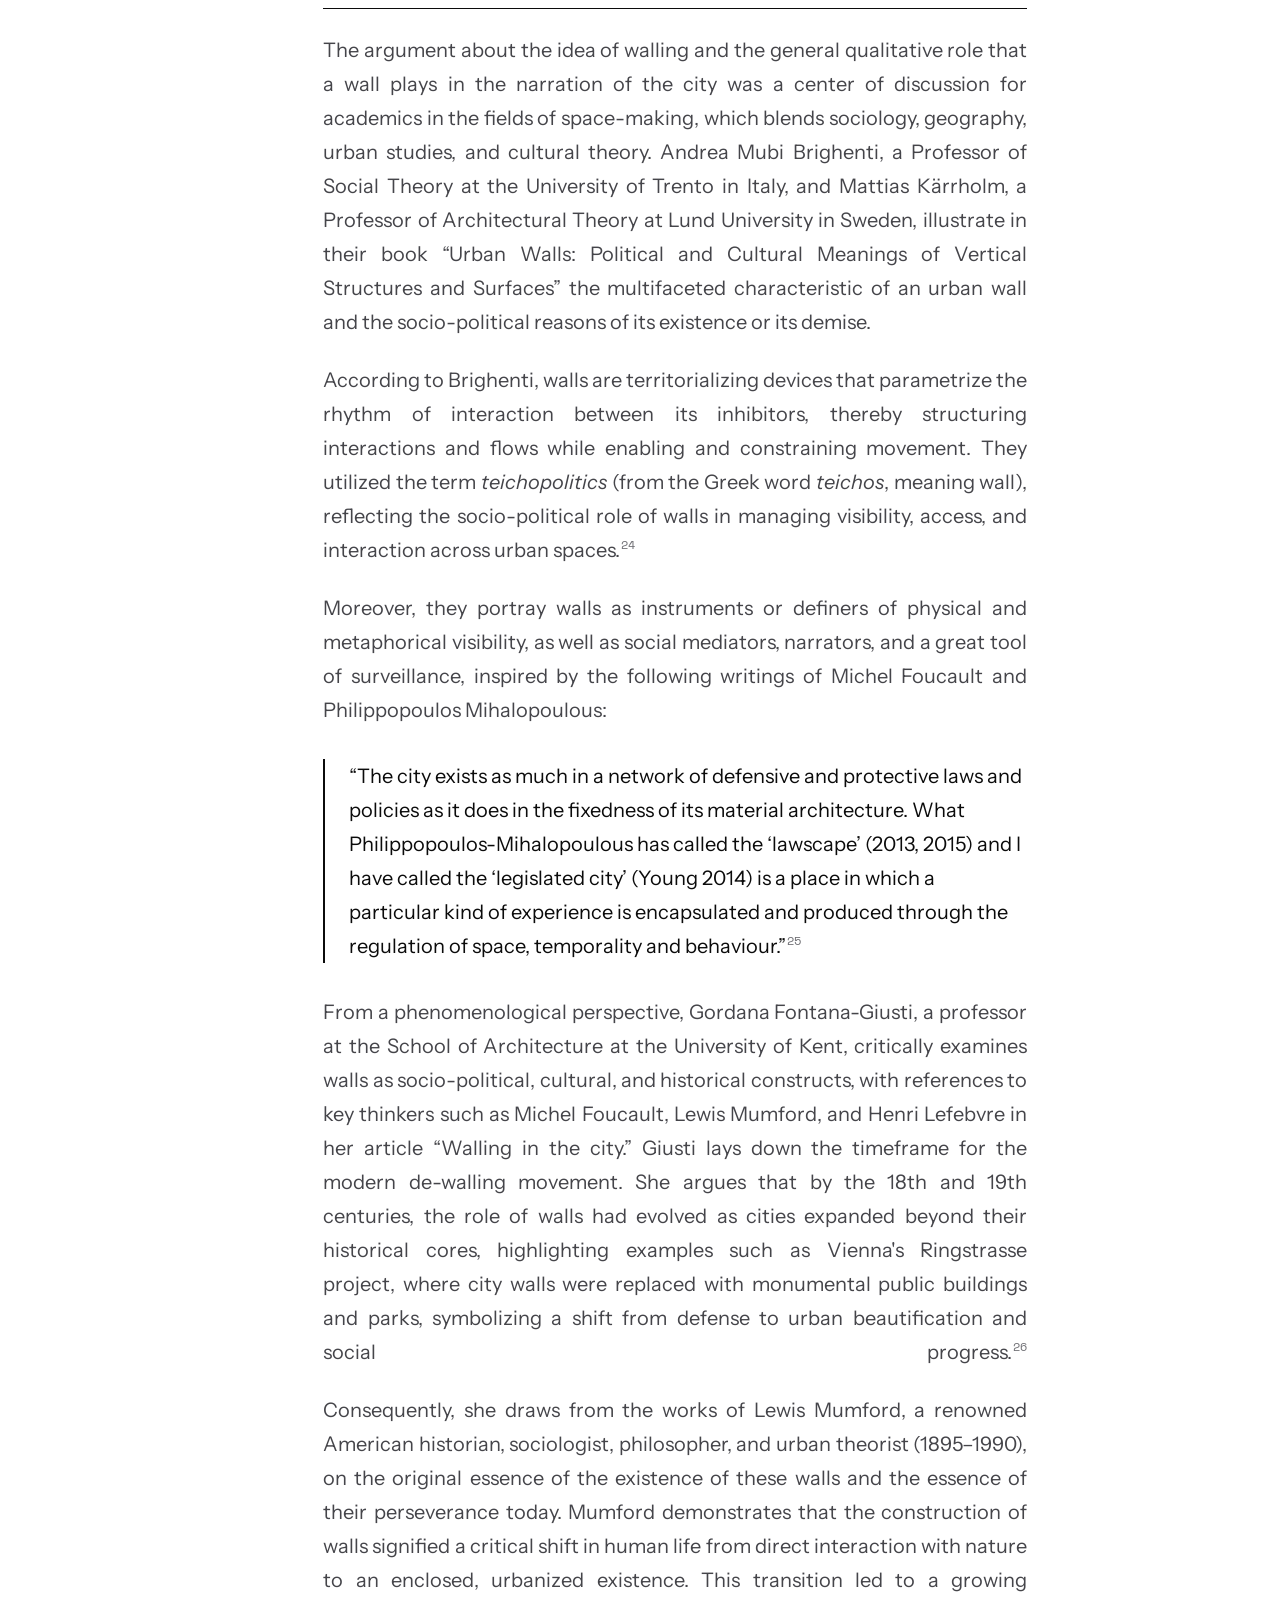
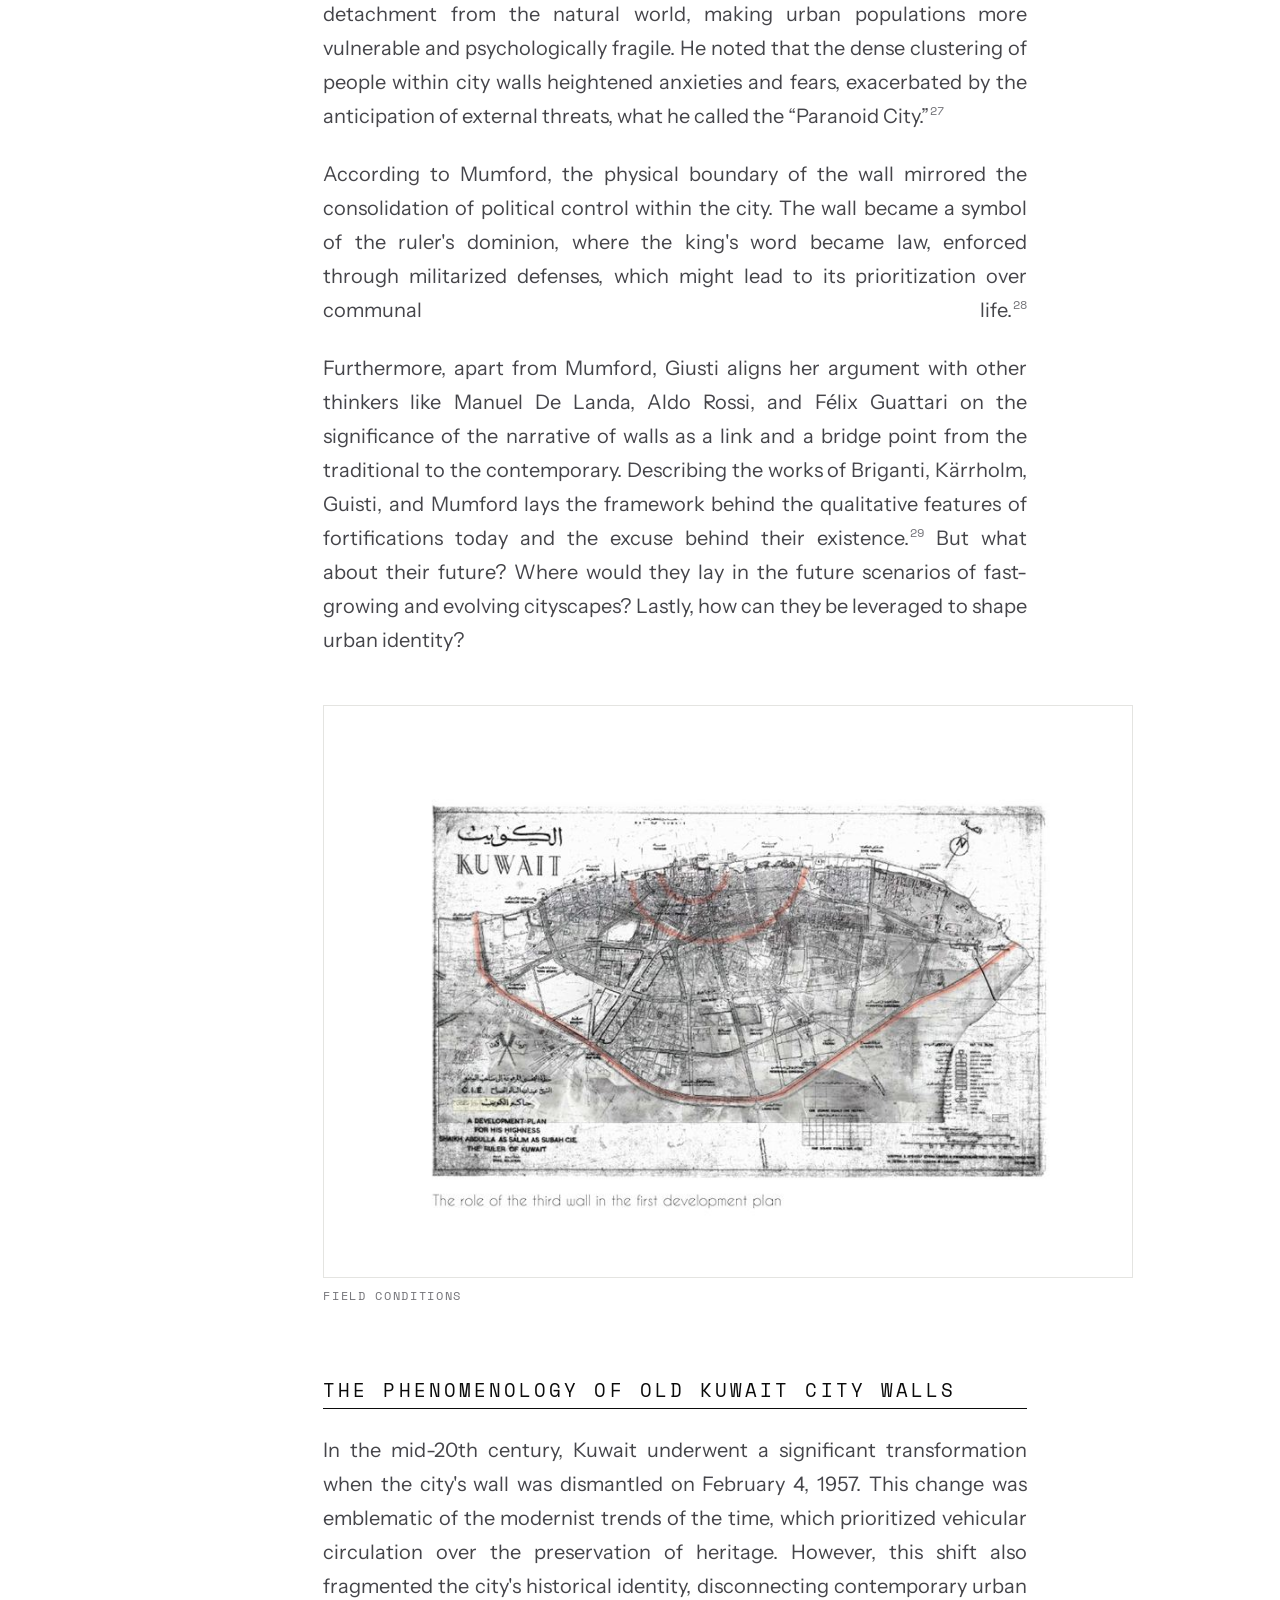
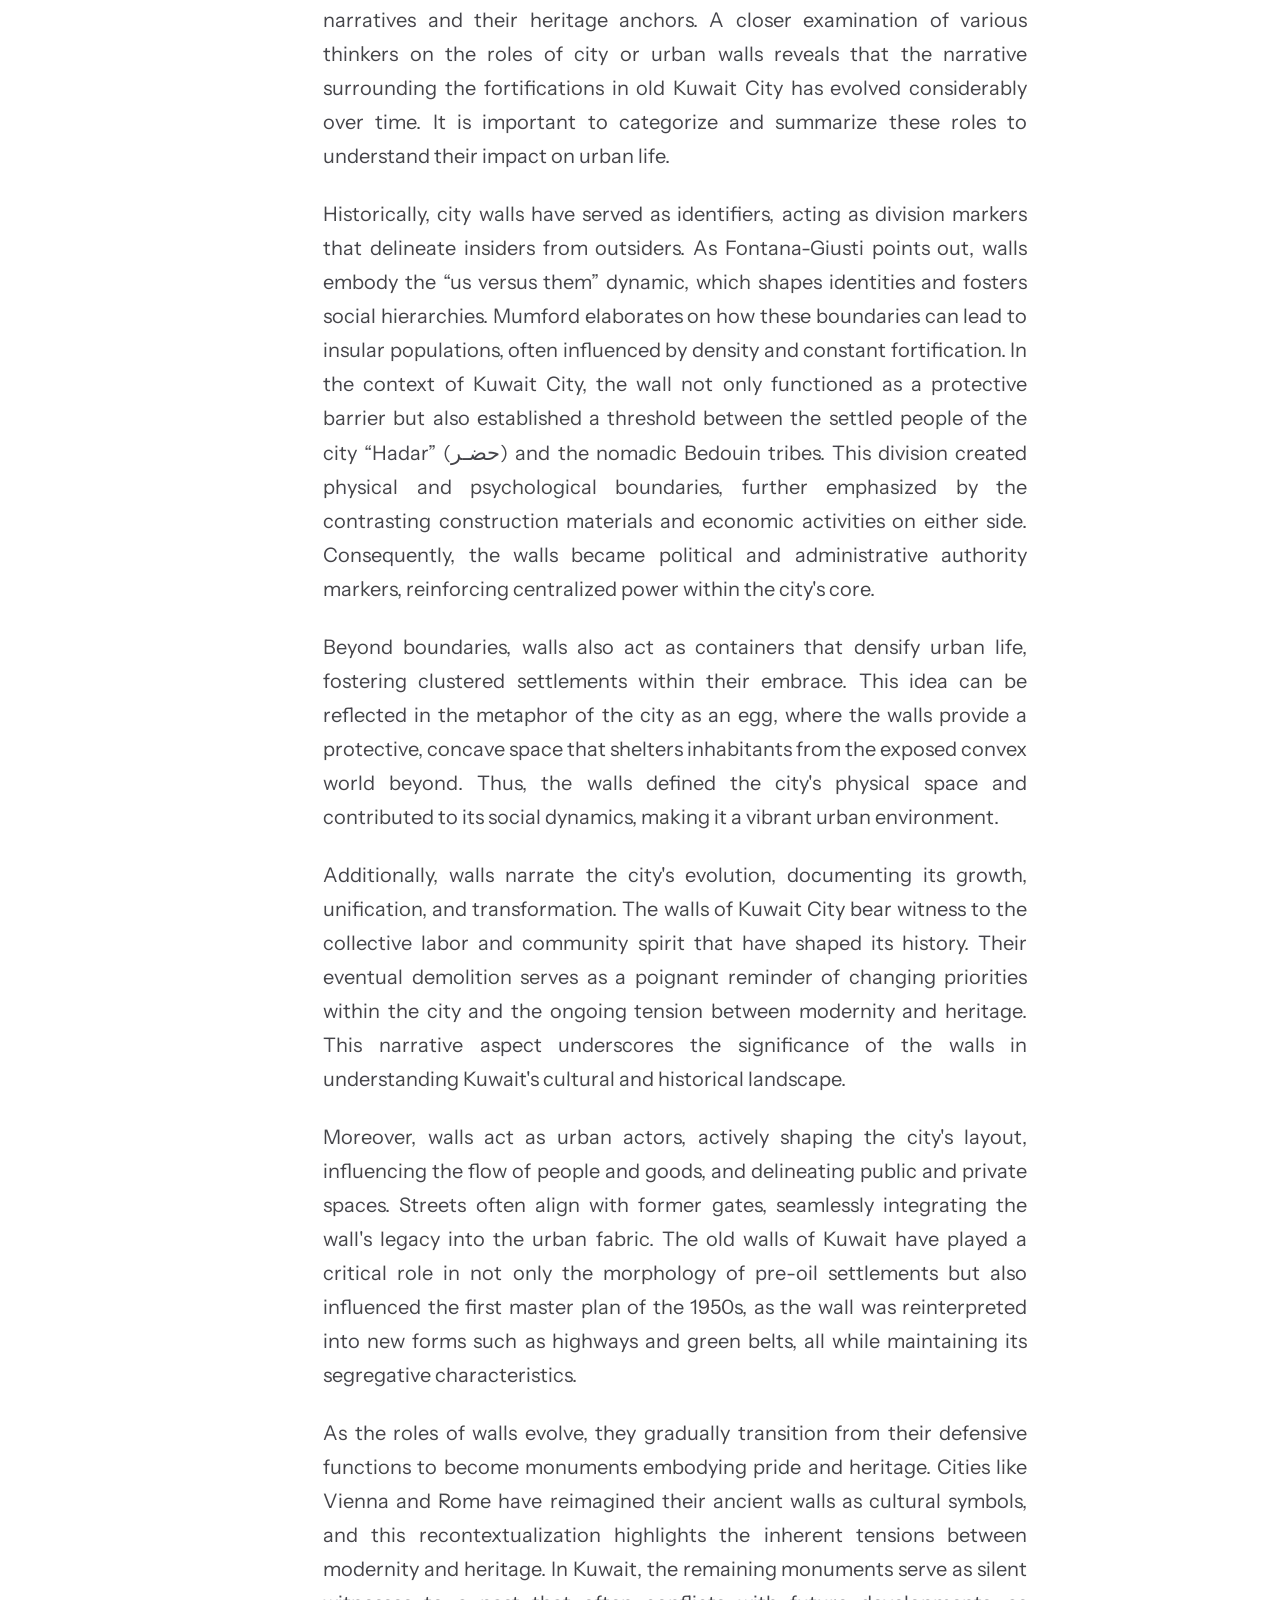
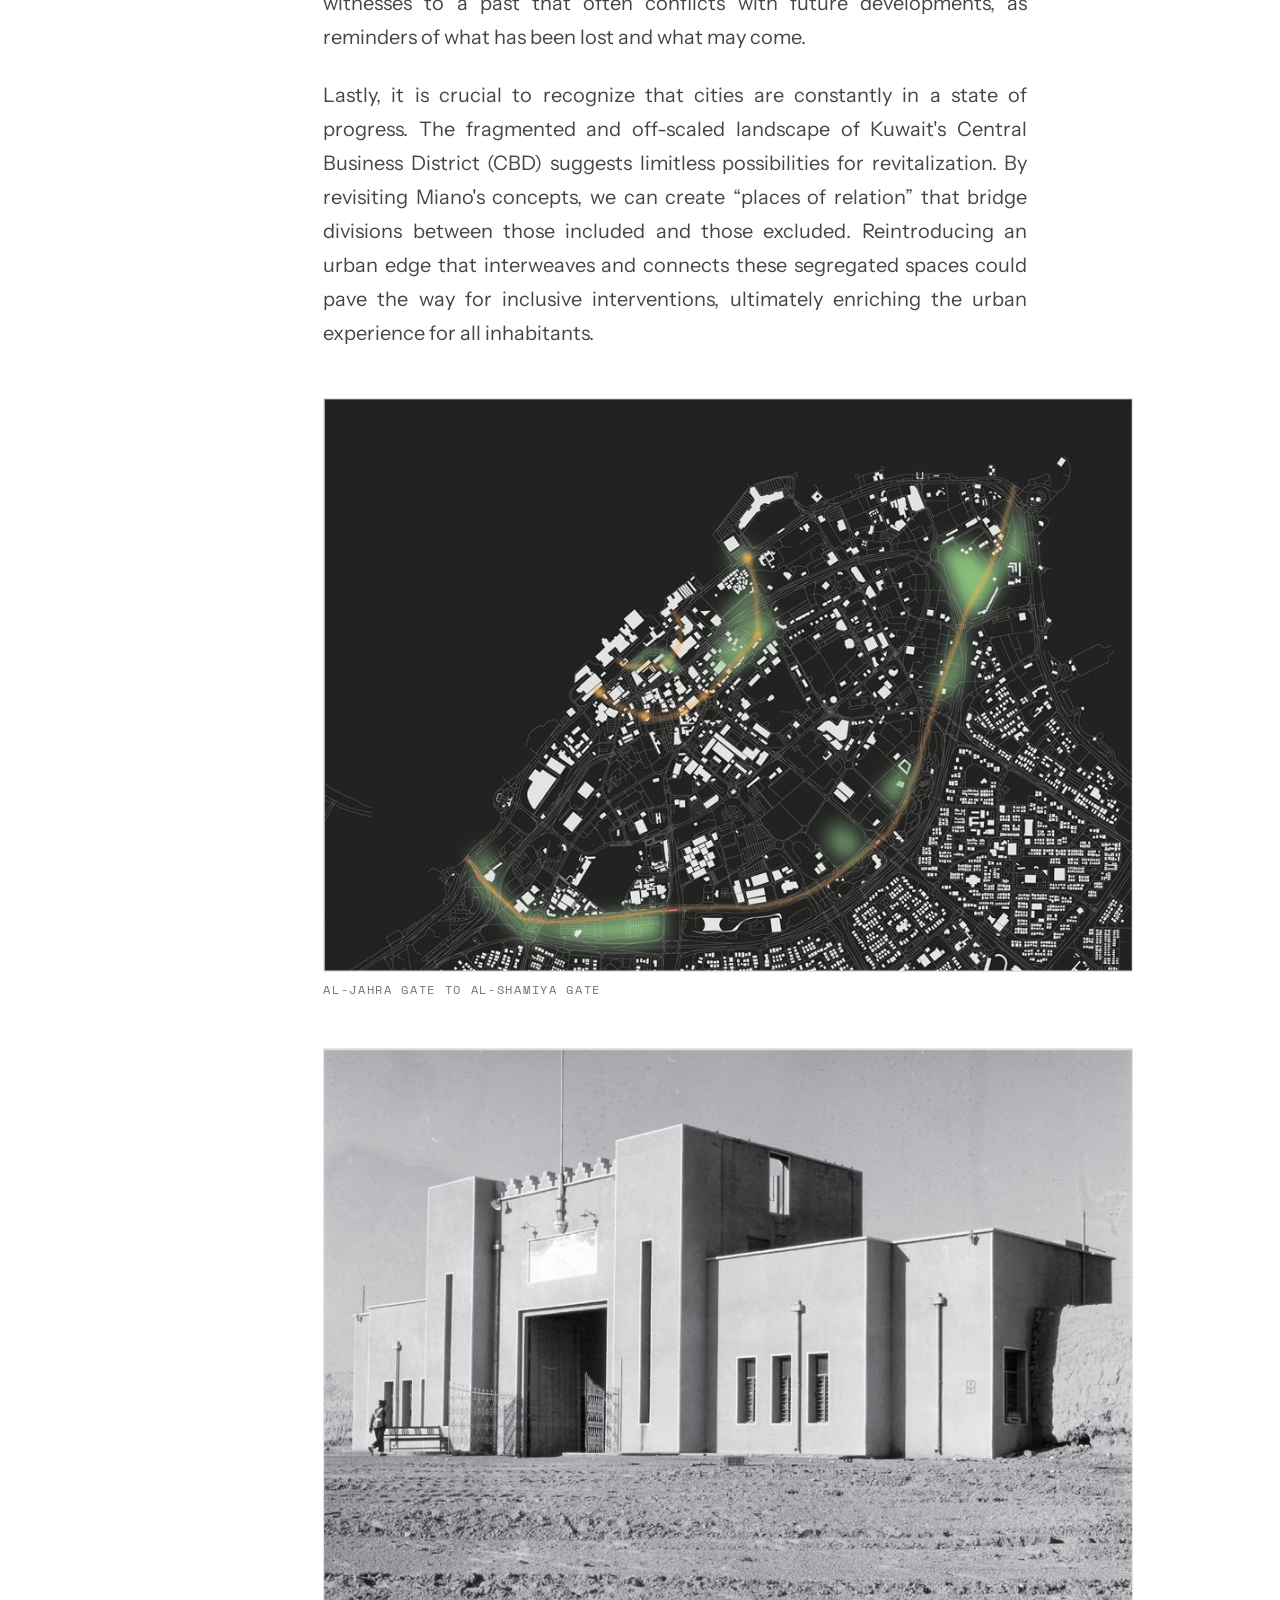
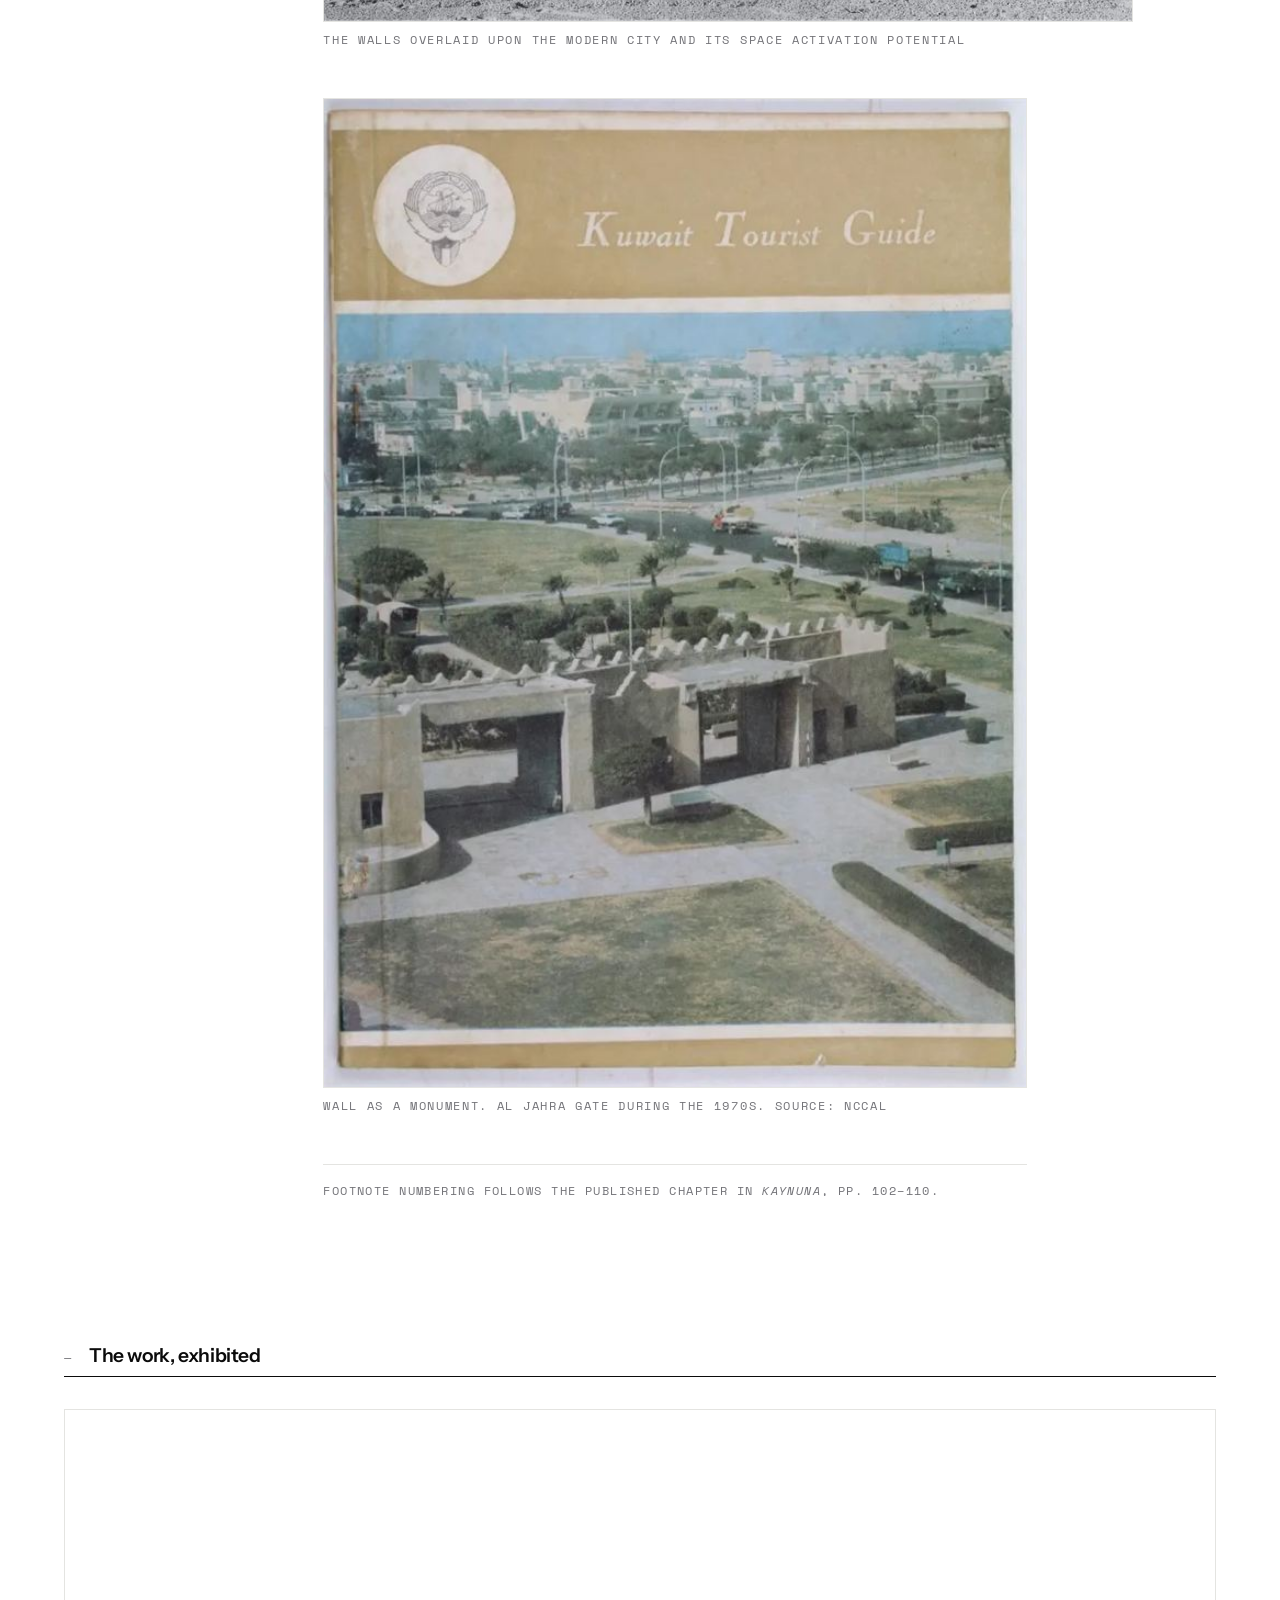
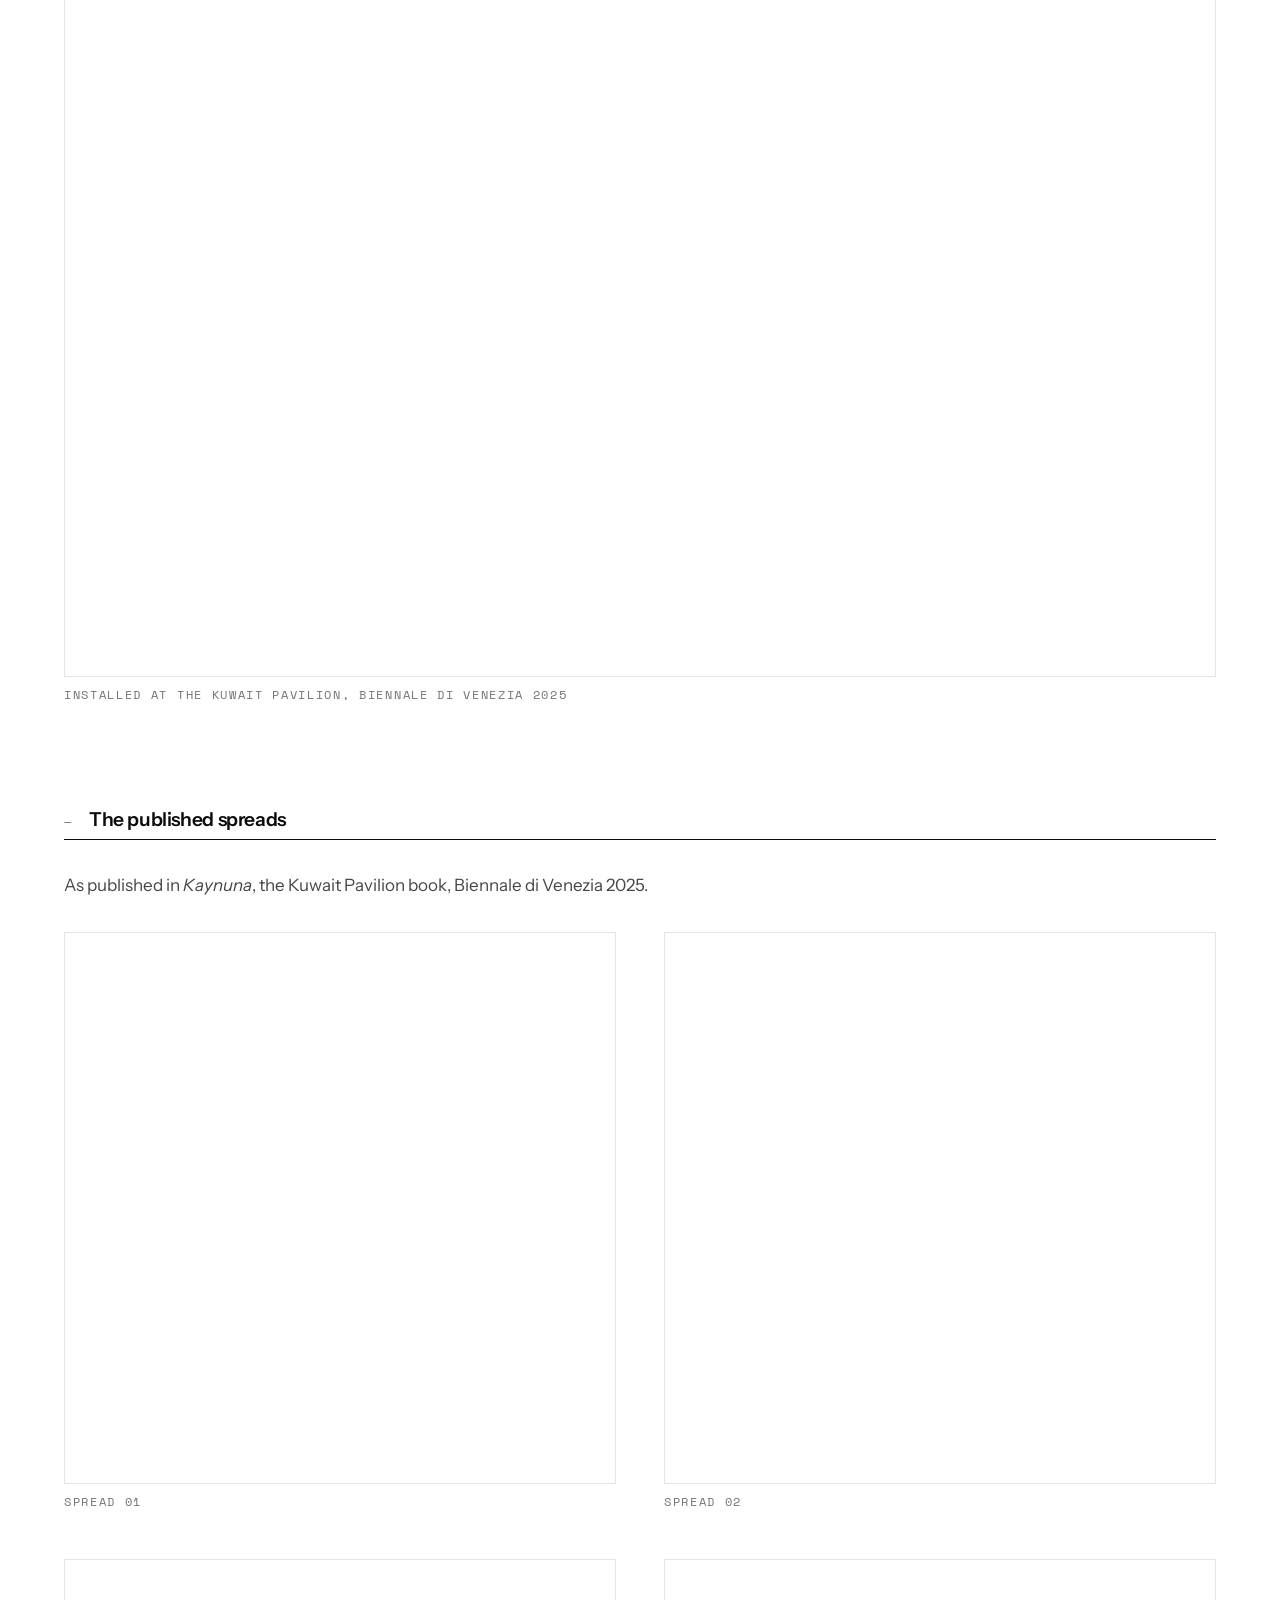
<file: post-fragile-narrative.html>
<!DOCTYPE html>
<html lang="en">
<head>
<meta charset="utf-8">
<meta name="viewport" content="width=device-width, initial-scale=1">
<title>The Fragile Narrative — Khaled Gamal</title>
<meta name="description" content="Re-injecting the invisible city walls of Kuwait. Written for the Kuwait Pavilion, Biennale di Venezia 2025.">
<meta property="og:title" content="The Fragile Narrative — Khaled Gamal">
<meta property="og:description" content="Re-injecting the invisible city walls of Kuwait. Written for the Kuwait Pavilion, Biennale di Venezia 2025.">
<meta property="og:image" content="assets/img/blog/fragile-narrative/1-01-thumb.jpg">
<link rel="icon" href="favicon.svg" type="image/svg+xml">
<link rel="preconnect" href="https://fonts.googleapis.com">
<link rel="preconnect" href="https://fonts.gstatic.com" crossorigin>
<link href="https://fonts.googleapis.com/css2?family=Instrument+Sans:wght@400;500;600;700&family=Space+Mono:wght@400;700&display=swap" rel="stylesheet">
<link rel="stylesheet" href="assets/css/site.css">
<script>document.documentElement.classList.add('js');</script>
</head>
<body>

<a class="skip-link" href="#main">Skip to content</a>

<header class="site-head">
  <div class="shell">
    <div class="site-head__inner">
      <a class="mark" href="index.html">Khaled&nbsp;Gamal</a>
      <nav class="nav" aria-label="Main">
        <a class="nav__link" href="about.html">About</a>
        <a class="nav__link" href="cv.html">CV</a>
        <a class="nav__link" href="works.html">Selected works</a>
        <a class="nav__link" href="publications.html">Publications</a>
        <a class="nav__link" aria-current="page" href="blog.html">Blog</a>
        <a class="nav__link" href="contact.html">Contact</a>
      </nav>
      <button class="nav-toggle" type="button" aria-expanded="false" aria-controls="nav-drawer">Index</button>
    </div>
  </div>
  <div class="nav-drawer" id="nav-drawer" data-open="false">
    <div class="shell">
      <a class="nav-drawer__link" href="about.html">About <span>01</span></a>
      <a class="nav-drawer__link" href="cv.html">CV <span>02</span></a>
      <a class="nav-drawer__link" href="works.html">Selected works <span>03</span></a>
      <a class="nav-drawer__link" href="publications.html">Publications <span>04</span></a>
      <a class="nav-drawer__link" aria-current="page" href="blog.html">Blog <span>05</span></a>
      <a class="nav-drawer__link" href="contact.html">Contact <span>06</span></a>
    </div>
  </div>
</header>

<main id="main">
  <div class="shell">
    <div class="page">

      <p><a class="mark" href="blog.html" style="color: var(--pencil);">&#8592;&nbsp;&nbsp;Blog</a></p>

      <div class="page__head" style="margin-top: var(--s-4);">
        <span class="eyebrow page__eyebrow">Kuwait Pavilion · Biennale di Venezia 2025</span>
        <h1 class="page__title">The Fragile Narrative</h1>
        <p class="page__lede">
          Re-injecting the invisible city walls of Kuwait.
        </p>
      </div>

      <figure class="plate plate--wide" style="margin-bottom: var(--s-6);">
        <div class="plate__frame">
          <img src="assets/img/blog/fragile-narrative/1-01.jpg"
               data-full="assets/img/blog/fragile-narrative/1-01.jpg"
               alt="Title plate: a dark map of Kuwait City with the traced arcs of its three demolished city walls glowing"
               width="2000" height="1414" decoding="async">
        </div>
        <figcaption>The three walls, traced over the contemporary city</figcaption>
      </figure>

      <div class="sheet">
        <div class="sheet__note sheet__note--sticky">
          <div>Essay</div>
          <div>Kaynuna, pp. 102–110</div>
          <div style="margin-top: var(--s-2);">
            <a href="publications.html" style="color: inherit;">Citation &#8594;</a>
          </div>
        </div>

        <div class="article">
          <div class="article__body">

            <h2>Overview</h2>

            <p>
              The proposal explores the intrinsic qualities of city walls not merely as
              protective edification but as active urban actors and catalysts for urban
              regeneration. By investigating the potential of re-indexing the lost
              narrative of Kuwait's city walls in a context that is off-scaled out of
              human proportion and a landscape hostile to human interaction. How can this
              lost element of Kuwait's urban identity be reinjected and contextualized as
              a narrator that drives inclusive spatial regeneration.
            </p>

            <p>
              Since the first master plan, the wall has morphed from a physical vertical
              edge into a series of exclusionary thresholds &ldquo;The Green Belt&rdquo;
              tracing the wall's trajectory and embodying similar segregative and
              defensive roles. However, the role that walling plays in a city-scape
              evolved away from a container into an incubator and a spatial driver.
              Therefore, the project focuses on revisiting the green belt vision as an
              incubator of the missing wall leveraging the existing gates that witnessed
              the erasure of the wall, as a point of departure.
            </p>

            <p>
              The aim is to set a framework that establishes the field conditions for
              future urban generation processes, foregrounding back the lost city wall
              and its gates as living urban nodes. The site imagines the green belt next
              phase, specifically, the connection between two remnants of the third wall,
              from Al-Jahra Gate to Al-Shamiya Gate. The wall and its watchtowers are
              reintroduced as a penetrative, experiential urban intervention. The field
              guides experience parallel to the wall throughout the site until a main
              perpendicular access, which is the gate, emphasizing back the role of the
              city gates as an ingress and a diffuser. Moreover, contextual ideas from
              Shaheed Park Phase 1, such as building by subtraction, continuity, and
              propagating the surviving gate are re-implemented.
            </p>

            <figure class="figure figure--wide">
              <img src="assets/img/blog/fragile-narrative/1-02-thumb.jpg" data-full="assets/img/blog/fragile-narrative/1-02.jpg"
                   alt="Diagram of the wall's trajectory across Kuwait City"
                   loading="lazy" decoding="async">
              <figcaption>The wall's trajectory</figcaption>
            </figure>

            <figure class="figure figure--wide">
              <img src="assets/img/blog/fragile-narrative/1-03-thumb.jpg" data-full="assets/img/blog/fragile-narrative/1-03.jpg"
                   alt="Diagram of the green belt tracing the line of the demolished wall"
                   loading="lazy" decoding="async">
              <figcaption>The green belt as the wall's successor</figcaption>
            </figure>

            <h2>On governance and welfare — the wall as a physical agent of governance</h2>

            <p>
              Another shift in the governance architecture happened through the first
              master plan, with the demolition of the wall surrounding the city. Walls
              have long been essential architectural components in constructing shelters,
              providing physical protection, comfort, and privacy and embodying symbolic
              meanings. They define boundaries, assert ownership, and signify security.
              On a broader level, they represent intentions of territorial expansion,
              expressions of identity, and defense strategies, encapsulating the
              aspirations of individuals and societies alike.
            </p>

            <p>
              Historically, city walls offered more than mere protection; they forged
              unity, fostered collective pride, and delineated the limits of urban life.
              These structures became territorial markers, distinguishing those within
              from outside and showcasing their communities' technical ingenuity and
              resources. They narrated development, resilience, and expansion stories
              while witnessing social upheaval, conquest, and resistance periods. Across
              the world, from East to West, city walls have chronicled urban evolution
              and the complex relationships between protection, identity, and control.
            </p>

            <p>
              However, the case of Kuwait presents a different trajectory. On February 4,
              1957, the decision was made to dismantle Kuwait's third wall constructed
              circa 1920, a move justified by the need to &ldquo;liberate&rdquo; the city
              for modernization and accommodate the growing presence of automobiles. This
              action aligned with the broader push for modernization in post-war urban
              planning, but it came at the cost of erasing a crucial element of the
              city's spatial and cultural narrative. Questions about its
              origins&mdash;When was it built? Who constructed it? How was it designed,
              and how did it serve its defensive function?&mdash;Were left unanswered,
              slipping out of the collective memory of society. The spatial and verbal
              narrative of Kuwait's city wall, which had once encapsulated stories of
              solidarity, defense, and identity, was wiped away, leaving a gap in the
              city's historical consciousness.
            </p>

            <p>
              Ultimately, the status quo in Kuwait City raises a pressing question: What
              can be done with a city's vanishing architectural and cultural heritage?
              How can a city revive the memory of its lost narratives, and what steps can
              be taken to reestablish a connection to the vanished structures that once
              played such a pivotal role in its history?
            </p>

            <figure class="figure figure--wide">
              <img src="assets/img/blog/fragile-narrative/1-04-thumb.jpg" data-full="assets/img/blog/fragile-narrative/1-04.jpg"
                   alt="Diagram of the gates that survived the demolition of the wall"
                   loading="lazy" decoding="async">
              <figcaption>The surviving gates</figcaption>
            </figure>

            <figure class="figure">
              <img src="assets/img/blog/fragile-narrative/1-05-thumb.jpg" data-full="assets/img/blog/fragile-narrative/1-05.jpg"
                   alt="Archival photograph of Dasman Gate, part of the third wall of old Kuwait"
                   loading="lazy" decoding="async">
              <figcaption>Dasman Gate, part of the third wall of old Kuwait. Source: NCCAL archive</figcaption>
            </figure>

            <h2>Theoretical framework</h2>

            <p>
              The argument about the idea of walling and the general qualitative role
              that a wall plays in the narration of the city was a center of discussion
              for academics in the fields of space-making, which blends sociology,
              geography, urban studies, and cultural theory. Andrea Mubi Brighenti, a
              Professor of Social Theory at the University of Trento in Italy, and
              Mattias Kärrholm, a Professor of Architectural Theory at Lund University in
              Sweden, illustrate in their book &ldquo;Urban Walls: Political and Cultural
              Meanings of Vertical Structures and Surfaces&rdquo; the multifaceted
              characteristic of an urban wall and the socio-political reasons of its
              existence or its demise.
            </p>

            <p>
              According to Brighenti, walls are territorializing devices that parametrize
              the rhythm of interaction between its inhibitors, thereby structuring
              interactions and flows while enabling and constraining movement. They
              utilized the term <em>teichopolitics</em> (from the Greek word
              <em>teichos</em>, meaning wall), reflecting the socio-political role of
              walls in managing visibility, access, and interaction across urban
              spaces.<sup>24</sup>
            </p>

            <p>
              Moreover, they portray walls as instruments or definers of physical and
              metaphorical visibility, as well as social mediators, narrators, and a
              great tool of surveillance, inspired by the following writings of Michel
              Foucault and Philippopoulos Mihalopoulous:
            </p>

            <blockquote>
              &ldquo;The city exists as much in a network of defensive and protective laws
              and policies as it does in the fixedness of its material architecture. What
              Philippopoulos-Mihalopoulous has called the &lsquo;lawscape&rsquo; (2013,
              2015) and I have called the &lsquo;legislated city&rsquo; (Young 2014) is a
              place in which a particular kind of experience is encapsulated and produced
              through the regulation of space, temporality and
              behaviour.&rdquo;<sup>25</sup>
            </blockquote>

            <p>
              From a phenomenological perspective, Gordana Fontana-Giusti, a professor at
              the School of Architecture at the University of Kent, critically examines
              walls as socio-political, cultural, and historical constructs, with
              references to key thinkers such as Michel Foucault, Lewis Mumford, and
              Henri Lefebvre in her article &ldquo;Walling in the city.&rdquo; Giusti lays
              down the timeframe for the modern de-walling movement. She argues that by
              the 18th and 19th centuries, the role of walls had evolved as cities
              expanded beyond their historical cores, highlighting examples such as
              Vienna's Ringstrasse project, where city walls were replaced with
              monumental public buildings and parks, symbolizing a shift from defense to
              urban beautification and social progress.<sup>26</sup>
            </p>

            <p>
              Consequently, she draws from the works of Lewis Mumford, a renowned
              American historian, sociologist, philosopher, and urban theorist
              (1895&ndash;1990), on the original essence of the existence of these walls
              and the essence of their perseverance today. Mumford demonstrates that the
              construction of walls signified a critical shift in human life from direct
              interaction with nature to an enclosed, urbanized existence. This
              transition led to a growing detachment from the natural world, making urban
              populations more vulnerable and psychologically fragile. He noted that the
              dense clustering of people within city walls heightened anxieties and
              fears, exacerbated by the anticipation of external threats, what he called
              the &ldquo;Paranoid City.&rdquo;<sup>27</sup>
            </p>

            <p>
              According to Mumford, the physical boundary of the wall mirrored the
              consolidation of political control within the city. The wall became a
              symbol of the ruler's dominion, where the king's word became law, enforced
              through militarized defenses, which might lead to its prioritization over
              communal life.<sup>28</sup>
            </p>

            <p>
              Furthermore, apart from Mumford, Giusti aligns her argument with other
              thinkers like Manuel De Landa, Aldo Rossi, and Félix Guattari on the
              significance of the narrative of walls as a link and a bridge point from
              the traditional to the contemporary. Describing the works of Briganti,
              Kärrholm, Guisti, and Mumford lays the framework behind the qualitative
              features of fortifications today and the excuse behind their
              existence.<sup>29</sup> But what about their future? Where would they lay in
              the future scenarios of fast-growing and evolving cityscapes? Lastly, how
              can they be leveraged to shape urban identity?
            </p>

            <figure class="figure figure--wide">
              <img src="assets/img/blog/fragile-narrative/1-06-thumb.jpg" data-full="assets/img/blog/fragile-narrative/1-06.jpg"
                   alt="Diagram of field conditions established along the line of the wall"
                   loading="lazy" decoding="async">
              <figcaption>Field conditions</figcaption>
            </figure>

            <h2>The phenomenology of old Kuwait City walls</h2>

            <p>
              In the mid-20th century, Kuwait underwent a significant transformation when
              the city's wall was dismantled on February 4, 1957. This change was
              emblematic of the modernist trends of the time, which prioritized vehicular
              circulation over the preservation of heritage. However, this shift also
              fragmented the city's historical identity, disconnecting contemporary urban
              narratives and their heritage anchors. A closer examination of various
              thinkers on the roles of city or urban walls reveals that the narrative
              surrounding the fortifications in old Kuwait City has evolved considerably
              over time. It is important to categorize and summarize these roles to
              understand their impact on urban life.
            </p>

            <p>
              Historically, city walls have served as identifiers, acting as division
              markers that delineate insiders from outsiders. As Fontana-Giusti points
              out, walls embody the &ldquo;us versus them&rdquo; dynamic, which shapes
              identities and fosters social hierarchies. Mumford elaborates on how these
              boundaries can lead to insular populations, often influenced by density and
              constant fortification. In the context of Kuwait City, the wall not only
              functioned as a protective barrier but also established a threshold between
              the settled people of the city &ldquo;Hadar&rdquo;
              (<span lang="ar" dir="rtl">حضـر</span>) and the nomadic Bedouin tribes.
              This division created physical and psychological boundaries, further
              emphasized by the contrasting construction materials and economic
              activities on either side. Consequently, the walls became political and
              administrative authority markers, reinforcing centralized power within the
              city's core.
            </p>

            <p>
              Beyond boundaries, walls also act as containers that densify urban life,
              fostering clustered settlements within their embrace. This idea can be
              reflected in the metaphor of the city as an egg, where the walls provide a
              protective, concave space that shelters inhabitants from the exposed convex
              world beyond. Thus, the walls defined the city's physical space and
              contributed to its social dynamics, making it a vibrant urban environment.
            </p>

            <p>
              Additionally, walls narrate the city's evolution, documenting its growth,
              unification, and transformation. The walls of Kuwait City bear witness to
              the collective labor and community spirit that have shaped its history.
              Their eventual demolition serves as a poignant reminder of changing
              priorities within the city and the ongoing tension between modernity and
              heritage. This narrative aspect underscores the significance of the walls
              in understanding Kuwait's cultural and historical landscape.
            </p>

            <p>
              Moreover, walls act as urban actors, actively shaping the city's layout,
              influencing the flow of people and goods, and delineating public and
              private spaces. Streets often align with former gates, seamlessly
              integrating the wall's legacy into the urban fabric. The old walls of
              Kuwait have played a critical role in not only the morphology of pre-oil
              settlements but also influenced the first master plan of the 1950s, as the
              wall was reinterpreted into new forms such as highways and green belts, all
              while maintaining its segregative characteristics.
            </p>

            <p>
              As the roles of walls evolve, they gradually transition from their
              defensive functions to become monuments embodying pride and heritage.
              Cities like Vienna and Rome have reimagined their ancient walls as cultural
              symbols, and this recontextualization highlights the inherent tensions
              between modernity and heritage. In Kuwait, the remaining monuments serve as
              silent witnesses to a past that often conflicts with future developments,
              as reminders of what has been lost and what may come.
            </p>

            <p>
              Lastly, it is crucial to recognize that cities are constantly in a state of
              progress. The fragmented and off-scaled landscape of Kuwait's Central
              Business District (CBD) suggests limitless possibilities for revitalization.
              By revisiting Miano's concepts, we can create &ldquo;places of
              relation&rdquo; that bridge divisions between those included and those
              excluded. Reintroducing an urban edge that interweaves and connects these
              segregated spaces could pave the way for inclusive interventions, ultimately
              enriching the urban experience for all inhabitants.
            </p>

            <figure class="figure figure--wide">
              <img src="assets/img/blog/fragile-narrative/1-07-thumb.jpg" data-full="assets/img/blog/fragile-narrative/1-07.jpg"
                   alt="Diagram of the proposed intervention between Al-Jahra Gate and Al-Shamiya Gate"
                   loading="lazy" decoding="async">
              <figcaption>Al-Jahra Gate to Al-Shamiya Gate</figcaption>
            </figure>

            <figure class="figure figure--wide">
              <img src="assets/img/blog/fragile-narrative/1-08-thumb.jpg" data-full="assets/img/blog/fragile-narrative/1-08.jpg"
                   alt="Diagram of the walls overlaid upon the modern city, showing space activation potential"
                   loading="lazy" decoding="async">
              <figcaption>The walls overlaid upon the modern city and its space activation potential</figcaption>
            </figure>

            <figure class="figure">
              <img src="assets/img/blog/fragile-narrative/al-jahra-gate-thumb.jpg" data-full="assets/img/blog/fragile-narrative/al-jahra-gate.jpg"
                   alt="Archival photograph of Al Jahra Gate standing alone during the 1970s"
                   loading="lazy" decoding="async">
              <figcaption>Wall as a monument. Al Jahra Gate during the 1970s. Source: NCCAL</figcaption>
            </figure>

            <p class="footnote-note">
              Footnote numbering follows the published chapter in <em>Kaynuna</em>,
              pp. 102–110.
            </p>

          </div>
        </div>
      </div>

      <!-- The work as installed -->
      <section class="chapter" style="margin-top: var(--s-8);">
        <div class="chapter__head">
          <span class="chapter__no">&mdash;</span>
          <h2 class="chapter__title">The work, exhibited</h2>
        </div>
        <div class="plates plates--single">
          <figure class="plate">
            <div class="plate__frame">
              <img src="assets/img/blog/fragile-narrative/exhibited-thumb.jpg"
                   data-full="assets/img/blog/fragile-narrative/exhibited.jpg"
                   alt="The finished work installed at the Kuwait Pavilion, Biennale di Venezia 2025"
                   loading="lazy" decoding="async">
            </div>
            <figcaption>Installed at the Kuwait Pavilion, Biennale di Venezia 2025</figcaption>
          </figure>
        </div>
      </section>

      <!-- Published spreads -->
      <section class="chapter" style="margin-top: var(--s-7);">
        <div class="chapter__head">
          <span class="chapter__no">&mdash;</span>
          <h2 class="chapter__title">The published spreads</h2>
        </div>
        <p class="chapter__text">
          As published in <em>Kaynuna</em>, the Kuwait Pavilion book,
          Biennale di Venezia 2025.
        </p>
        <div class="plates">
          <figure class="plate"><div class="plate__frame"><img src="assets/img/blog/biennale/beinnale-pub-01-thumb.jpg" data-full="assets/img/blog/biennale/beinnale-pub-01.jpg" alt="Publication spread 1" loading="lazy" decoding="async"></div><figcaption>Spread 01</figcaption></figure>
          <figure class="plate"><div class="plate__frame"><img src="assets/img/blog/biennale/beinnale-pub-02-thumb.jpg" data-full="assets/img/blog/biennale/beinnale-pub-02.jpg" alt="Publication spread 2" loading="lazy" decoding="async"></div><figcaption>Spread 02</figcaption></figure>
          <figure class="plate"><div class="plate__frame"><img src="assets/img/blog/biennale/beinnale-pub-03-thumb.jpg" data-full="assets/img/blog/biennale/beinnale-pub-03.jpg" alt="Publication spread 3" loading="lazy" decoding="async"></div><figcaption>Spread 03</figcaption></figure>
          <figure class="plate"><div class="plate__frame"><img src="assets/img/blog/biennale/beinnale-pub-04-thumb.jpg" data-full="assets/img/blog/biennale/beinnale-pub-04.jpg" alt="Publication spread 4" loading="lazy" decoding="async"></div><figcaption>Spread 04</figcaption></figure>
          <figure class="plate"><div class="plate__frame"><img src="assets/img/blog/biennale/beinnale-pub-05-thumb.jpg" data-full="assets/img/blog/biennale/beinnale-pub-05.jpg" alt="Publication spread 5" loading="lazy" decoding="async"></div><figcaption>Spread 05</figcaption></figure>
          <figure class="plate"><div class="plate__frame"><img src="assets/img/blog/biennale/beinnale-pub-06-thumb.jpg" data-full="assets/img/blog/biennale/beinnale-pub-06.jpg" alt="Publication spread 6" loading="lazy" decoding="async"></div><figcaption>Spread 06</figcaption></figure>
          <figure class="plate"><div class="plate__frame"><img src="assets/img/blog/biennale/beinnale-pub-07-thumb.jpg" data-full="assets/img/blog/biennale/beinnale-pub-07.jpg" alt="Publication spread 7" loading="lazy" decoding="async"></div><figcaption>Spread 07</figcaption></figure>
        </div>
      </section>

    </div>
  </div>

</main>

<footer class="foot">
  <div class="shell">
    <div class="foot__inner">
      <span><a href="index.html">Khaled Gamal · Architect</a></span>
      <span>Special Mention, Europan 18 · Kuwait Pavilion, Venice 2025</span>
      <span>© <span data-year>2026</span></span>
    </div>
  </div>
</footer>

<div class="lb" id="lightbox" data-open="false" role="dialog" aria-modal="true" aria-label="Image viewer">
  <div class="lb__bar">
    <span data-lb-counter>1 / 1</span>
    <button class="lb__btn" type="button" data-lb-close aria-label="Close viewer">Close</button>
  </div>
  <div class="lb__stage"></div>
  <div class="lb__bar">
    <span data-lb-caption></span>
    <span class="lb__nav">
      <button class="lb__btn" type="button" data-lb-prev aria-label="Previous image">&#8592;</button>
      <button class="lb__btn" type="button" data-lb-next aria-label="Next image">&#8594;</button>
    </span>
  </div>
</div>
<script src="assets/js/site.js" defer></script>
</body>
</html>
</file>
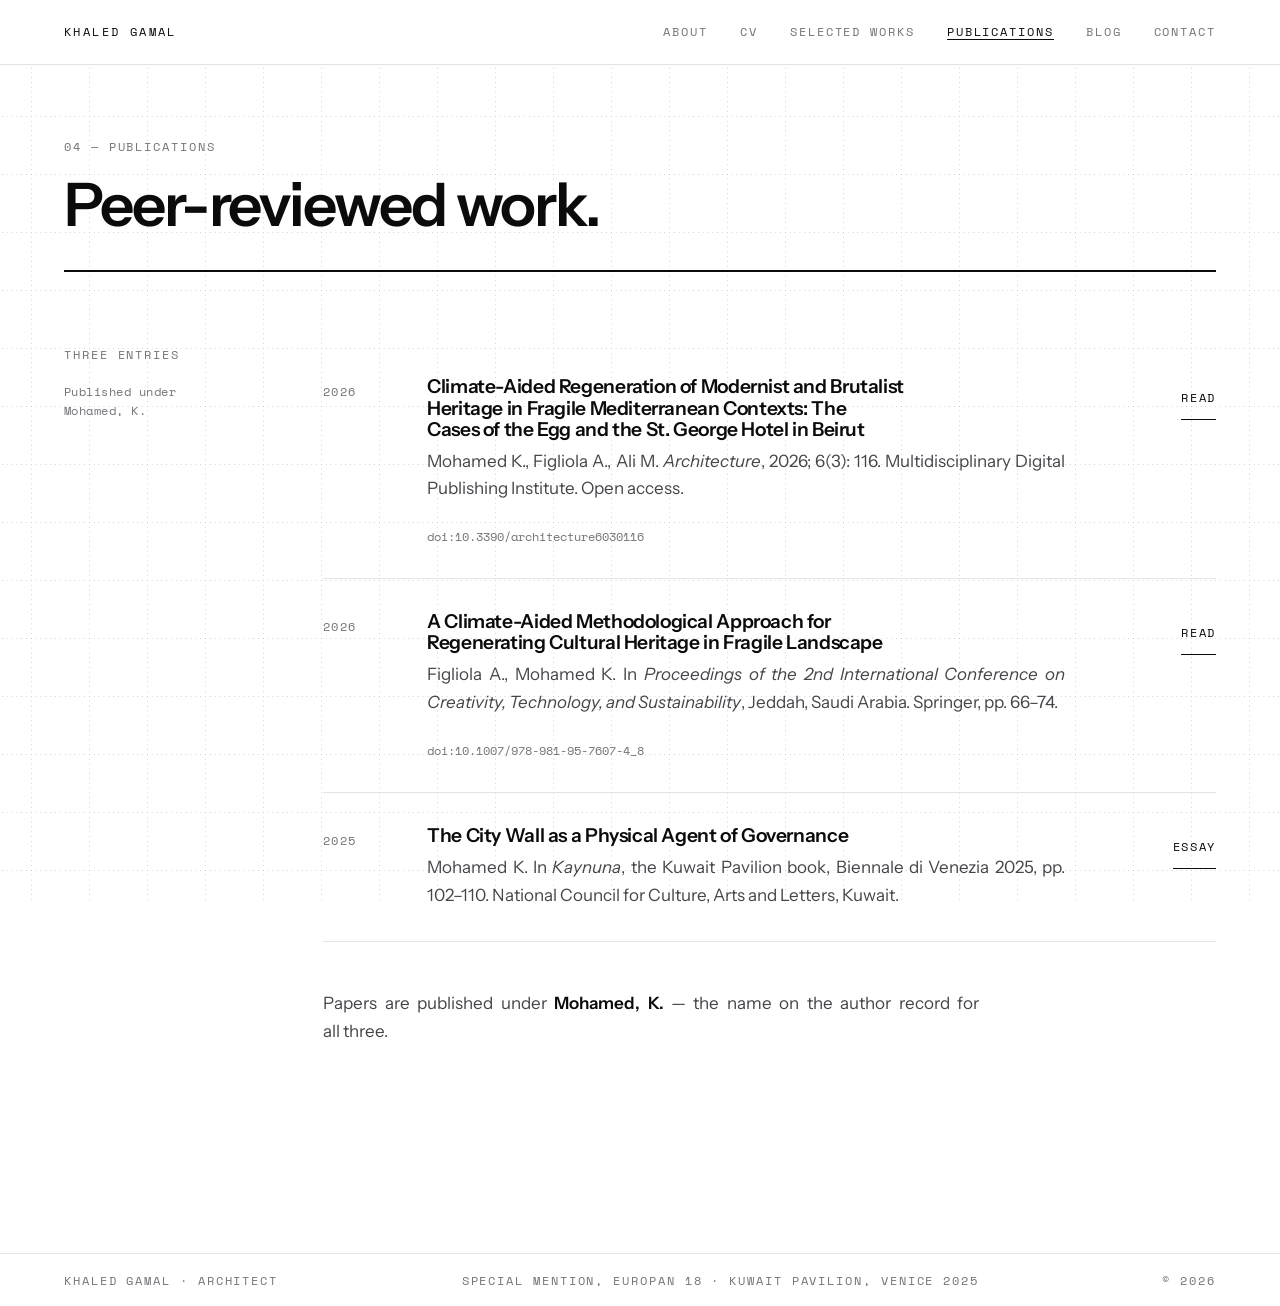
<file: publications.html>
<!DOCTYPE html>
<html lang="en">
<head>
<meta charset="utf-8">
<meta name="viewport" content="width=device-width, initial-scale=1">
<title>Publications — Khaled Gamal</title>
<meta name="description" content="Peer-reviewed papers and book chapters on climate-aided heritage regeneration.">
<meta property="og:title" content="Publications — Khaled Gamal">
<meta property="og:description" content="Peer-reviewed papers and book chapters on climate-aided heritage regeneration.">
<meta property="og:image" content="assets/img/portrait.jpg">
<link rel="icon" href="favicon.svg" type="image/svg+xml">
<link rel="preconnect" href="https://fonts.googleapis.com">
<link rel="preconnect" href="https://fonts.gstatic.com" crossorigin>
<link href="https://fonts.googleapis.com/css2?family=Instrument+Sans:wght@400;500;600;700&family=Space+Mono:wght@400;700&display=swap" rel="stylesheet">
<link rel="stylesheet" href="assets/css/site.css">
<script>document.documentElement.classList.add('js');</script>
</head>
<body>

<a class="skip-link" href="#main">Skip to content</a>

<header class="site-head">
  <div class="shell">
    <div class="site-head__inner">
      <a class="mark" href="index.html">Khaled&nbsp;Gamal</a>
      <nav class="nav" aria-label="Main">
        <a class="nav__link" href="about.html">About</a>
        <a class="nav__link" href="cv.html">CV</a>
        <a class="nav__link" href="works.html">Selected works</a>
        <a class="nav__link" aria-current="page" href="publications.html">Publications</a>
        <a class="nav__link" href="blog.html">Blog</a>
        <a class="nav__link" href="contact.html">Contact</a>
      </nav>
      <button class="nav-toggle" type="button" aria-expanded="false" aria-controls="nav-drawer">Index</button>
    </div>
  </div>
  <div class="nav-drawer" id="nav-drawer" data-open="false">
    <div class="shell">
      <a class="nav-drawer__link" href="about.html">About <span>01</span></a>
      <a class="nav-drawer__link" href="cv.html">CV <span>02</span></a>
      <a class="nav-drawer__link" href="works.html">Selected works <span>03</span></a>
      <a class="nav-drawer__link" aria-current="page" href="publications.html">Publications <span>04</span></a>
      <a class="nav-drawer__link" href="blog.html">Blog <span>05</span></a>
      <a class="nav-drawer__link" href="contact.html">Contact <span>06</span></a>
    </div>
  </div>
</header>

<main id="main">
  <div class="shell">
    <div class="page">

      <div class="page__head">
        <span class="eyebrow page__eyebrow">04 — Publications</span>
        <h1 class="page__title">Peer-reviewed work.</h1>
      </div>

      <div class="sheet">
        <div class="sheet__note sheet__note--sticky">
          <div>Three entries</div>
          <div style="margin-top: var(--s-2); text-transform: none; letter-spacing: 0.04em; line-height: 1.6;">
            Published under<br>Mohamed,&nbsp;K.
          </div>
        </div>

        <div>

          <div class="pub" data-reveal>
            <div class="pub__year">2026</div>
            <div>
              <h2 class="pub__title">Climate-Aided Regeneration of Modernist and Brutalist Heritage in Fragile Mediterranean Contexts: The Cases of the Egg and the St. George Hotel in Beirut</h2>
              <p class="pub__cite">
                Mohamed K., Figliola A., Ali M. <em>Architecture</em>, 2026; 6(3): 116.
                Multidisciplinary Digital Publishing Institute. Open access.
              </p>
              <p class="pub__doi">doi:10.3390/architecture6030116</p>
            </div>
            <a class="pub__link" href="https://www.mdpi.com/2673-8945/6/3/116" rel="noopener">Read</a>
          </div>

          <div class="pub" data-reveal>
            <div class="pub__year">2026</div>
            <div>
              <h2 class="pub__title">A Climate-Aided Methodological Approach for Regenerating Cultural Heritage in Fragile Landscape</h2>
              <p class="pub__cite">
                Figliola A., Mohamed K. In <em>Proceedings of the 2nd International
                Conference on Creativity, Technology, and Sustainability</em>, Jeddah,
                Saudi Arabia. Springer, pp. 66–74.
              </p>
              <p class="pub__doi">doi:10.1007/978-981-95-7607-4_8</p>
            </div>
            <a class="pub__link" href="https://link.springer.com/chapter/10.1007/978-981-95-7607-4_8" rel="noopener">Read</a>
          </div>

          <div class="pub" data-reveal>
            <div class="pub__year">2025</div>
            <div>
              <h2 class="pub__title">The City Wall as a Physical Agent of Governance</h2>
              <p class="pub__cite">
                Mohamed K. In <em>Kaynuna</em>, the Kuwait Pavilion book, Biennale di
                Venezia 2025, pp. 102–110. National Council for Culture, Arts and
                Letters, Kuwait.
              </p>
            </div>
            <a class="pub__link" href="post-fragile-narrative.html">Essay</a>
          </div>

          <p class="prose" style="margin-top: var(--s-5); font-size: var(--t-small);">
            Papers are published under <strong>Mohamed, K.</strong> — the name on the
            author record for all three.
          </p>

        </div>
      </div>

    </div>
  </div>

</main>

<footer class="foot">
  <div class="shell">
    <div class="foot__inner">
      <span><a href="index.html">Khaled Gamal · Architect</a></span>
      <span>Special Mention, Europan 18 · Kuwait Pavilion, Venice 2025</span>
      <span>© <span data-year>2026</span></span>
    </div>
  </div>
</footer>

<script src="assets/js/site.js" defer></script>
</body>
</html>
</file>
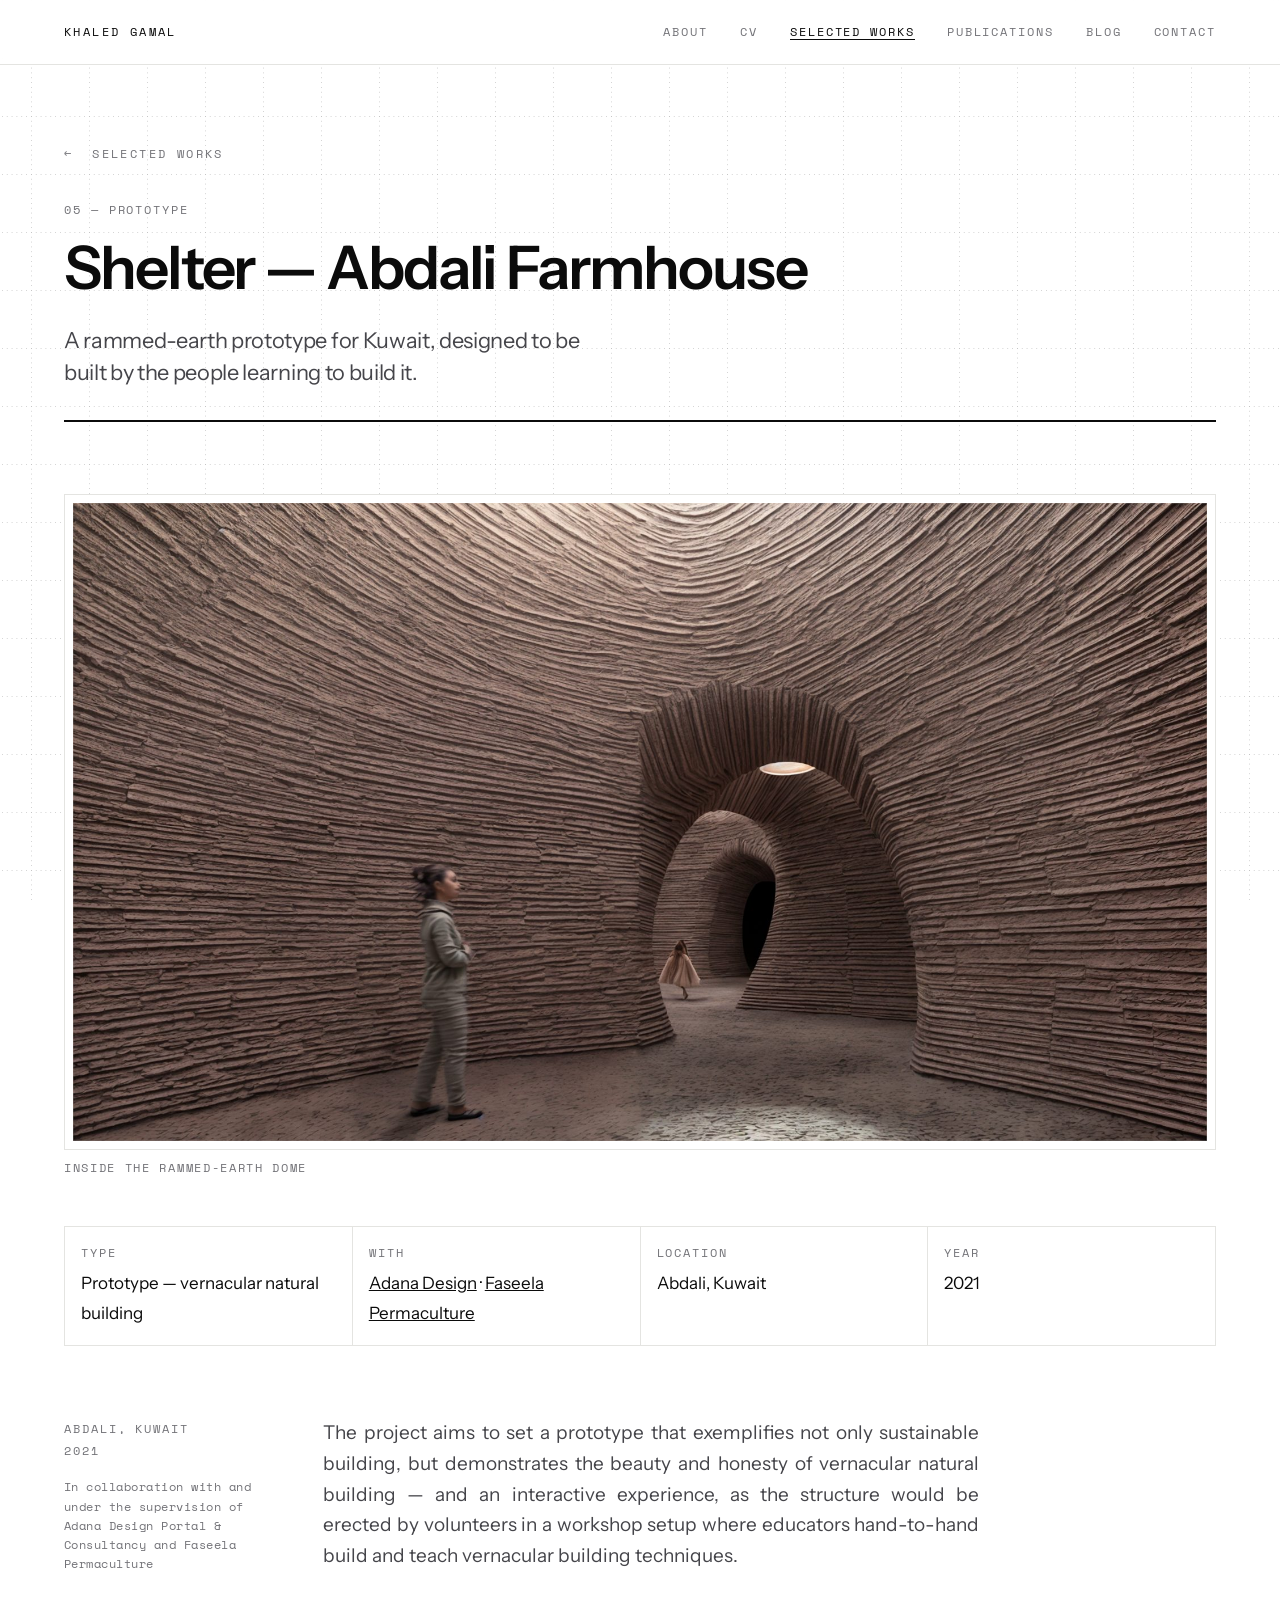
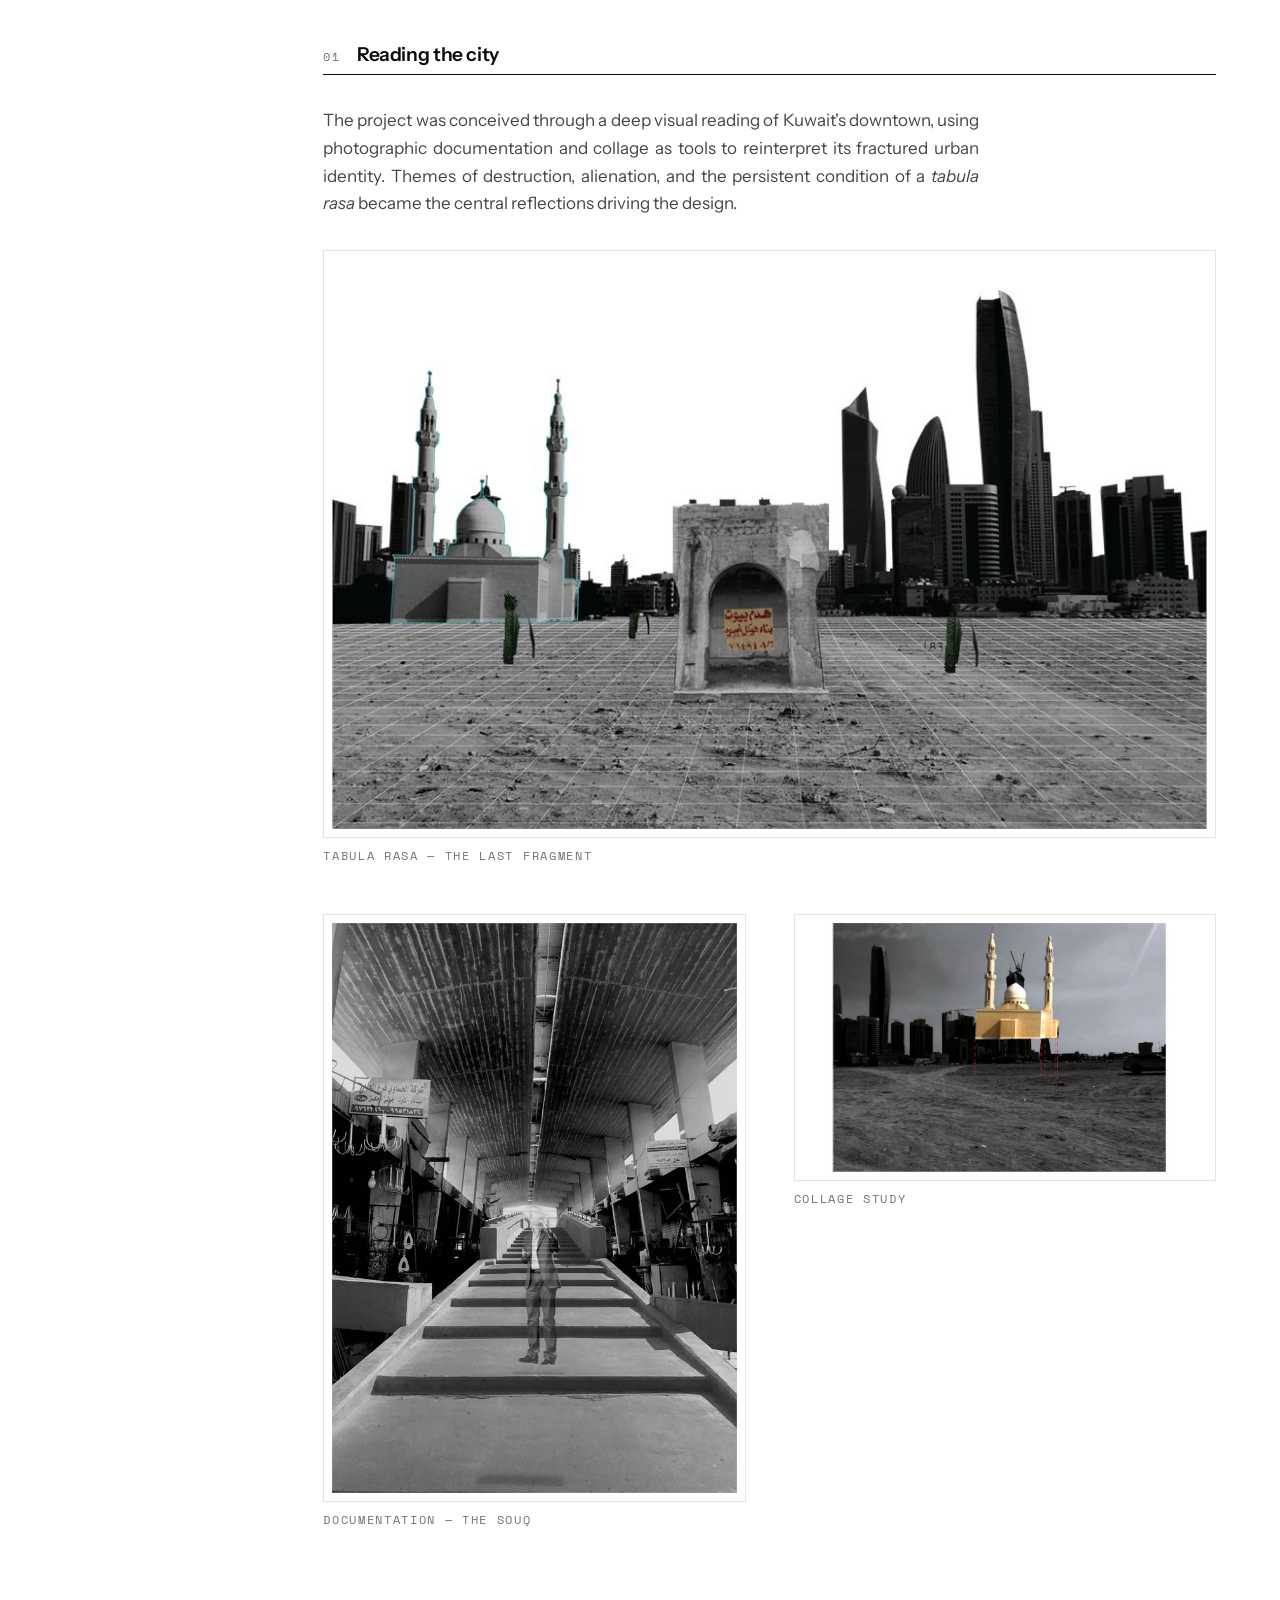
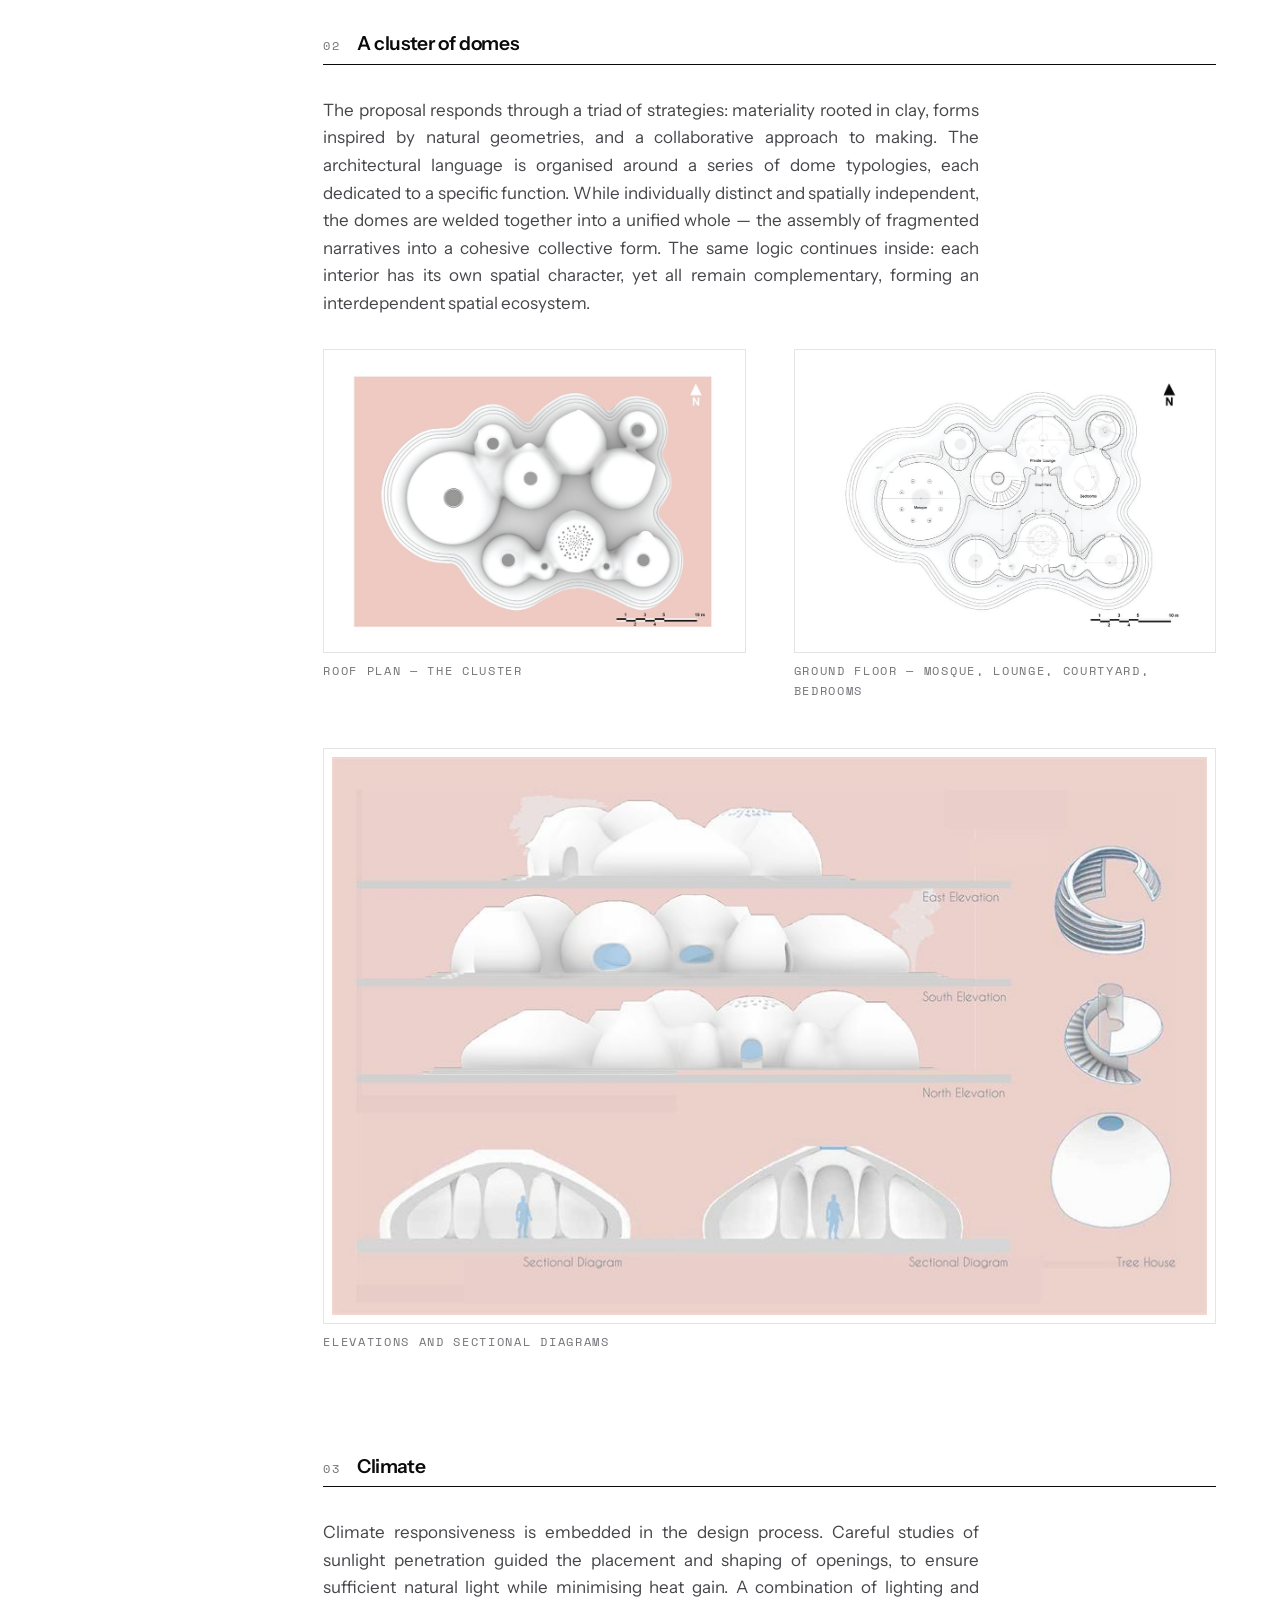
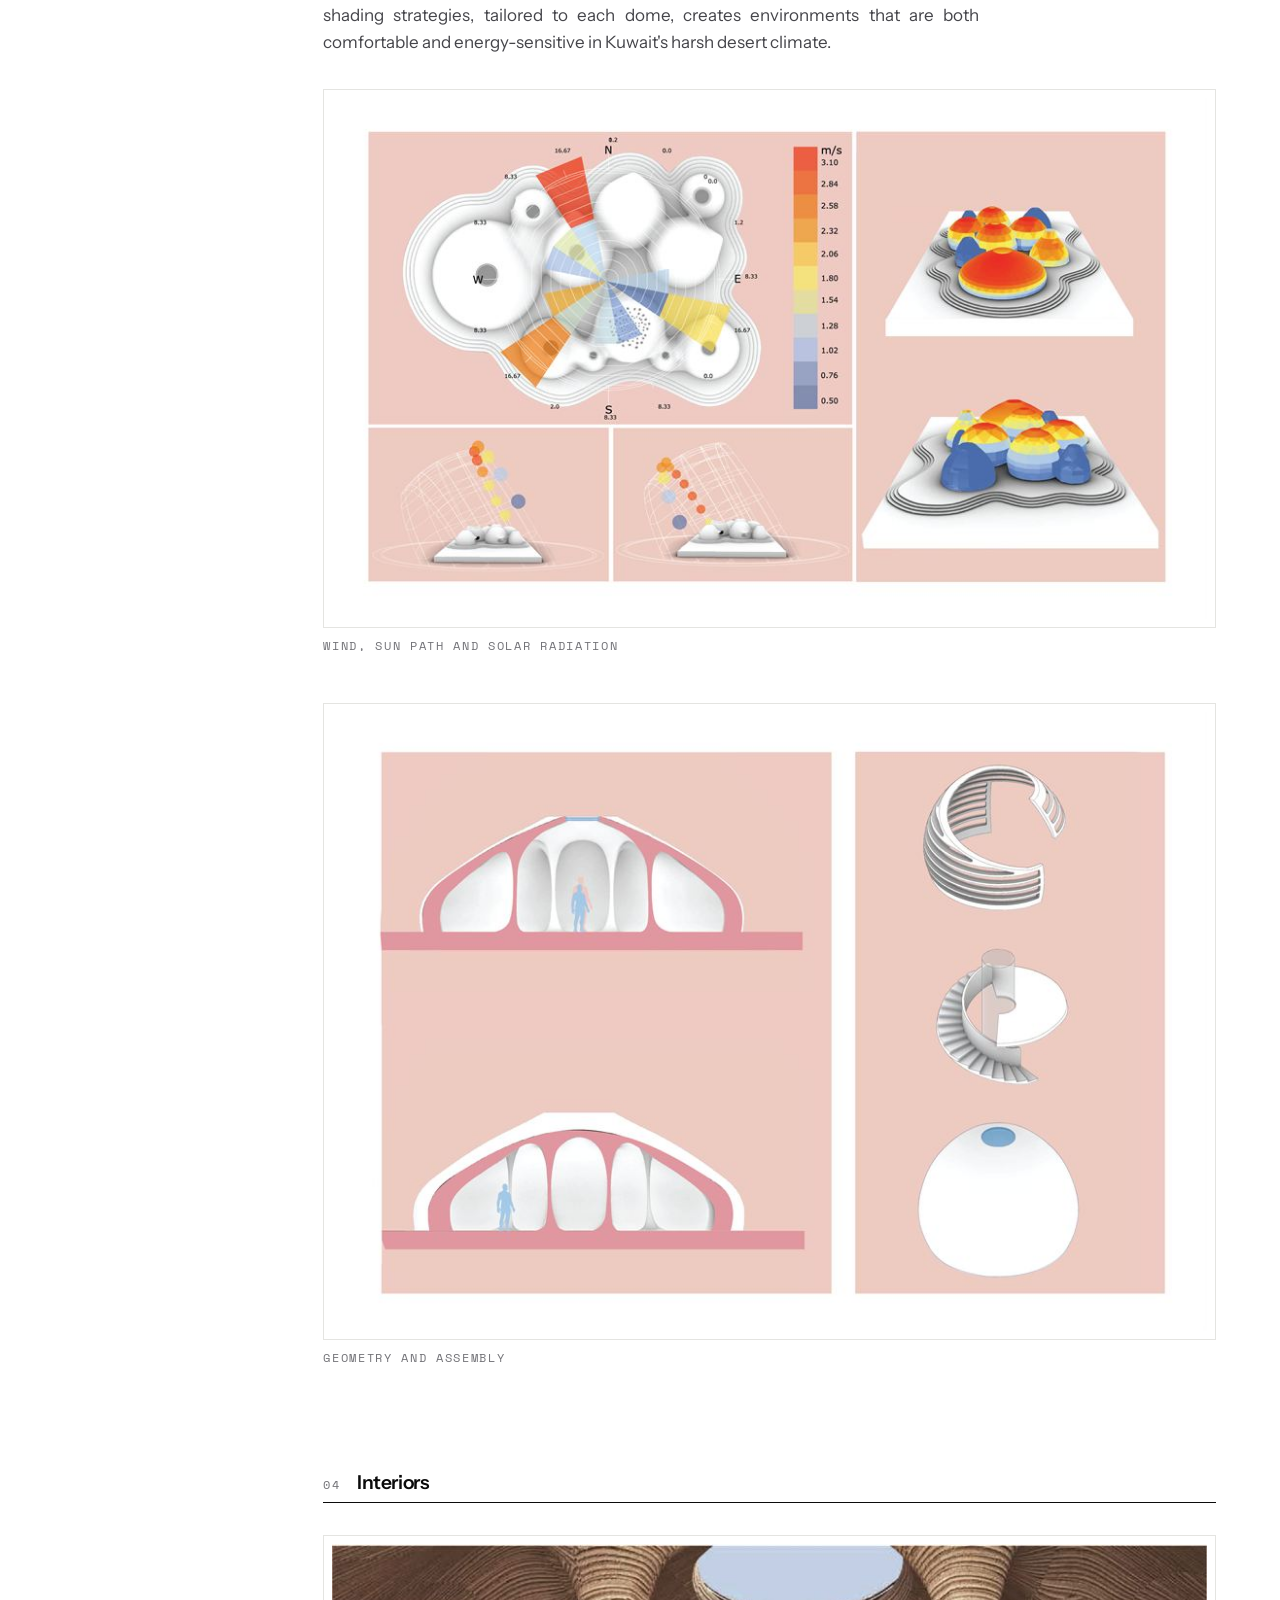
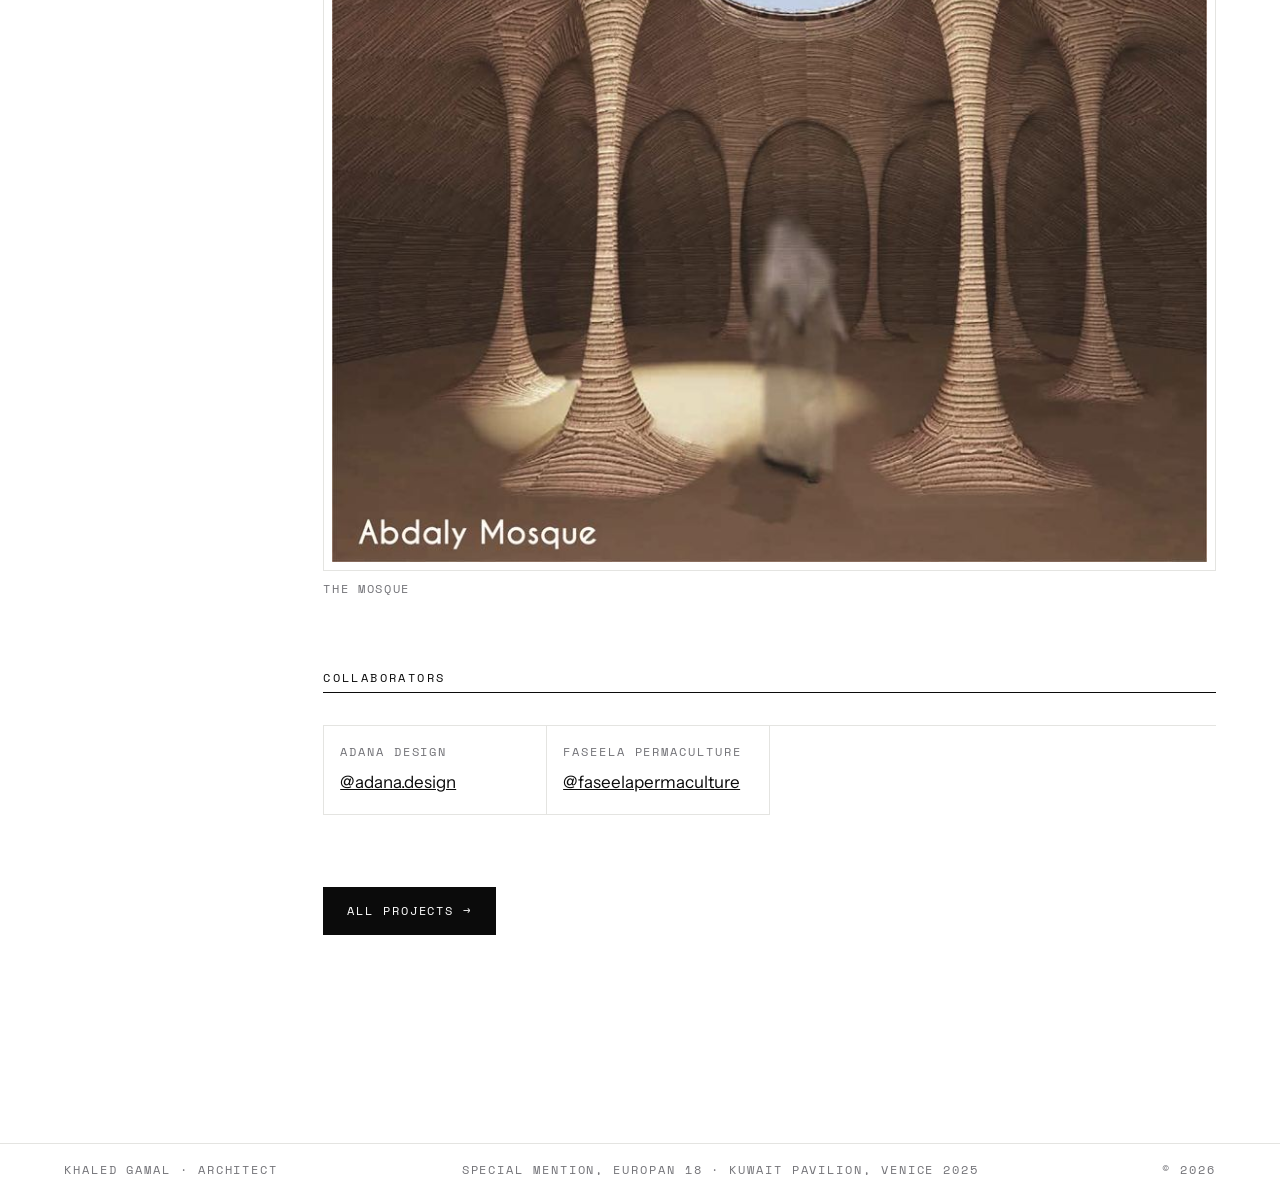
<file: work-abdali.html>
<!DOCTYPE html>
<html lang="en">
<head>
<meta charset="utf-8">
<meta name="viewport" content="width=device-width, initial-scale=1">
<title>Shelter — Abdali Farmhouse — Khaled Gamal</title>
<meta name="description" content="A rammed-earth prototype in Kuwait, built by volunteers as a workshop in vernacular natural building.">
<meta property="og:title" content="Shelter — Abdali Farmhouse — Khaled Gamal">
<meta property="og:description" content="A rammed-earth prototype in Kuwait, built by volunteers as a workshop in vernacular natural building.">
<meta property="og:image" content="assets/img/works/abdali/dome-interior-thumb.jpg">
<link rel="icon" href="favicon.svg" type="image/svg+xml">
<link rel="preconnect" href="https://fonts.googleapis.com">
<link rel="preconnect" href="https://fonts.gstatic.com" crossorigin>
<link href="https://fonts.googleapis.com/css2?family=Instrument+Sans:wght@400;500;600;700&family=Space+Mono:wght@400;700&display=swap" rel="stylesheet">
<link rel="stylesheet" href="assets/css/site.css">
<script>document.documentElement.classList.add('js');</script>
</head>
<body>

<a class="skip-link" href="#main">Skip to content</a>

<header class="site-head">
  <div class="shell">
    <div class="site-head__inner">
      <a class="mark" href="index.html">Khaled&nbsp;Gamal</a>
      <nav class="nav" aria-label="Main">
        <a class="nav__link" href="about.html">About</a>
        <a class="nav__link" href="cv.html">CV</a>
        <a class="nav__link" aria-current="page" href="works.html">Selected works</a>
        <a class="nav__link" href="publications.html">Publications</a>
        <a class="nav__link" href="blog.html">Blog</a>
        <a class="nav__link" href="contact.html">Contact</a>
      </nav>
      <button class="nav-toggle" type="button" aria-expanded="false" aria-controls="nav-drawer">Index</button>
    </div>
  </div>
  <div class="nav-drawer" id="nav-drawer" data-open="false">
    <div class="shell">
      <a class="nav-drawer__link" href="about.html">About <span>01</span></a>
      <a class="nav-drawer__link" href="cv.html">CV <span>02</span></a>
      <a class="nav-drawer__link" aria-current="page" href="works.html">Selected works <span>03</span></a>
      <a class="nav-drawer__link" href="publications.html">Publications <span>04</span></a>
      <a class="nav-drawer__link" href="blog.html">Blog <span>05</span></a>
      <a class="nav-drawer__link" href="contact.html">Contact <span>06</span></a>
    </div>
  </div>
</header>

<main id="main">
  <div class="shell">
    <div class="page">

      <p><a class="mark" href="works.html" style="color: var(--pencil);">&#8592;&nbsp;&nbsp;Selected works</a></p>

      <div class="page__head" style="margin-top: var(--s-4);">
        <span class="eyebrow page__eyebrow">05 — Prototype</span>
        <h1 class="page__title">Shelter — Abdali Farmhouse</h1>
        <p class="page__lede">
          A rammed-earth prototype for Kuwait, designed to be built by the people
          learning to build it.
        </p>
      </div>

      <figure class="plate plate--wide" style="margin-bottom: var(--s-5);">
        <div class="plate__frame">
          <img src="assets/img/works/abdali/dome-interior.jpg"
               data-full="assets/img/works/abdali/dome-interior.jpg"
               alt="Interior view of a rammed-earth dome, its coursed layers rising to an oculus"
               width="2000" height="1125" decoding="async">
        </div>
        <figcaption>Inside the rammed-earth dome</figcaption>
      </figure>

      <div class="metrics" style="margin-bottom: var(--s-6);">
        <div class="metric">
          <span class="metric__key">Type</span>
          <span class="metric__val">Prototype — vernacular natural building</span>
        </div>
        <div class="metric">
          <span class="metric__key">With</span>
          <span class="metric__val">
            <a href="https://www.instagram.com/adana.design" rel="noopener" style="color:inherit;">Adana Design</a> ·
            <a href="https://www.instagram.com/faseelapermaculture" rel="noopener" style="color:inherit;">Faseela Permaculture</a>
          </span>
        </div>
        <div class="metric">
          <span class="metric__key">Location</span>
          <span class="metric__val">Abdali, Kuwait</span>
        </div>
        <div class="metric">
          <span class="metric__key">Year</span>
          <span class="metric__val">2021</span>
        </div>
      </div>

      <div class="sheet">
        <div class="sheet__note sheet__note--sticky">
          <div>Abdali, Kuwait</div>
          <div>2021</div>
          <div style="margin-top: var(--s-2); text-transform: none; letter-spacing: 0.04em; line-height: 1.6;">
            In collaboration with and under the supervision of Adana Design Portal
            &amp; Consultancy and Faseela Permaculture
          </div>
        </div>

        <div>

          <p class="prose" style="margin-bottom: var(--s-6);">
            The project aims to set a prototype that exemplifies not only sustainable
            building, but demonstrates the beauty and honesty of vernacular natural
            building — and an interactive experience, as the structure would be erected
            by volunteers in a workshop setup where educators hand-to-hand build and
            teach vernacular building techniques.
          </p>

          <!-- 01 -->
          <section class="chapter">
            <div class="chapter__head">
              <span class="chapter__no">01</span>
              <h2 class="chapter__title">Reading the city</h2>
            </div>
            <p class="chapter__text">
              The project was conceived through a deep visual reading of Kuwait's
              downtown, using photographic documentation and collage as tools to
              reinterpret its fractured urban identity. Themes of destruction,
              alienation, and the persistent condition of a <em>tabula rasa</em> became
              the central reflections driving the design.
            </p>
            <div class="plates">
              <figure class="plate plate--wide">
                <div class="plate__frame">
                  <img src="assets/img/works/abdali/collage-tabula-rasa-thumb.jpg"
                       data-full="assets/img/works/abdali/collage-tabula-rasa.jpg"
                       alt="Collage of a lone traditional structure on an empty grid plain against the Kuwait City skyline"
                       loading="lazy" decoding="async">
                </div>
                <figcaption>Tabula rasa — the last fragment</figcaption>
              </figure>
              <figure class="plate">
                <div class="plate__frame">
                  <img src="assets/img/works/abdali/collage-2-thumb.jpg"
                       data-full="assets/img/works/abdali/collage-2.jpg"
                       alt="Photograph looking down a covered souq arcade in Kuwait's downtown"
                       loading="lazy" decoding="async">
                </div>
                <figcaption>Documentation — the souq</figcaption>
              </figure>
              <figure class="plate">
                <div class="plate__frame">
                  <img src="assets/img/works/abdali/collage-3-thumb.jpg"
                       data-full="assets/img/works/abdali/collage-3.jpg"
                       alt="Collage study of Kuwait's fractured downtown fabric"
                       loading="lazy" decoding="async">
                </div>
                <figcaption>Collage study</figcaption>
              </figure>
            </div>
          </section>

          <!-- 02 -->
          <section class="chapter">
            <div class="chapter__head">
              <span class="chapter__no">02</span>
              <h2 class="chapter__title">A cluster of domes</h2>
            </div>
            <p class="chapter__text">
              The proposal responds through a triad of strategies: materiality rooted
              in clay, forms inspired by natural geometries, and a collaborative
              approach to making. The architectural language is organised around a
              series of dome typologies, each dedicated to a specific function. While
              individually distinct and spatially independent, the domes are welded
              together into a unified whole — the assembly of fragmented narratives
              into a cohesive collective form. The same logic continues inside: each
              interior has its own spatial character, yet all remain complementary,
              forming an interdependent spatial ecosystem.
            </p>
            <div class="plates">
              <figure class="plate">
                <div class="plate__frame">
                  <img src="assets/img/works/abdali/top-view-thumb.jpg"
                       data-full="assets/img/works/abdali/top-view.jpg"
                       alt="Top view of the clustered domes with the contoured ground around them"
                       loading="lazy" decoding="async">
                </div>
                <figcaption>Roof plan — the cluster</figcaption>
              </figure>
              <figure class="plate">
                <div class="plate__frame">
                  <img src="assets/img/works/abdali/ground-floor-thumb.jpg"
                       data-full="assets/img/works/abdali/ground-floor.jpg"
                       alt="Ground floor plan labelling the mosque, private lounge, courtyard and bedrooms"
                       loading="lazy" decoding="async">
                </div>
                <figcaption>Ground floor — mosque, lounge, courtyard, bedrooms</figcaption>
              </figure>
              <figure class="plate plate--wide">
                <div class="plate__frame">
                  <img src="assets/img/works/abdali/drawings-thumb.jpg"
                       data-full="assets/img/works/abdali/drawings.jpg"
                       alt="Elevations, sectional diagrams and a dome axonometric"
                       loading="lazy" decoding="async">
                </div>
                <figcaption>Elevations and sectional diagrams</figcaption>
              </figure>
            </div>
          </section>

          <!-- 03 -->
          <section class="chapter">
            <div class="chapter__head">
              <span class="chapter__no">03</span>
              <h2 class="chapter__title">Climate</h2>
            </div>
            <p class="chapter__text">
              Climate responsiveness is embedded in the design process. Careful studies
              of sunlight penetration guided the placement and shaping of openings, to
              ensure sufficient natural light while minimising heat gain. A combination
              of lighting and shading strategies, tailored to each dome, creates
              environments that are both comfortable and energy-sensitive in Kuwait's
              harsh desert climate.
            </p>
            <div class="plates">
              <figure class="plate plate--wide">
                <div class="plate__frame">
                  <img src="assets/img/works/abdali/environmental-thumb.jpg"
                       data-full="assets/img/works/abdali/environmental.jpg"
                       alt="Wind rose, sun path studies and solar radiation analysis across the dome cluster"
                       loading="lazy" decoding="async">
                </div>
                <figcaption>Wind, sun path and solar radiation</figcaption>
              </figure>
              <figure class="plate plate--wide">
                <div class="plate__frame">
                  <img src="assets/img/works/abdali/diagrams-thumb.jpg"
                       data-full="assets/img/works/abdali/diagrams.jpg"
                       alt="Diagrams explaining the dome geometry and assembly"
                       loading="lazy" decoding="async">
                </div>
                <figcaption>Geometry and assembly</figcaption>
              </figure>
            </div>
          </section>

          <!-- 04 -->
          <section class="chapter">
            <div class="chapter__head">
              <span class="chapter__no">04</span>
              <h2 class="chapter__title">Interiors</h2>
            </div>
            <div class="plates plates--single">
              <figure class="plate">
                <div class="plate__frame">
                  <img src="assets/img/works/abdali/mosque-thumb.jpg"
                       data-full="assets/img/works/abdali/mosque.jpg"
                       alt="Interior of the mosque dome, its columns flaring into the vault beneath an oculus"
                       loading="lazy" decoding="async">
                </div>
                <figcaption>The mosque</figcaption>
              </figure>
            </div>
          </section>

          <div class="section">
            <h2 class="section__head">Collaborators</h2>
            <div class="metrics">
              <div class="metric">
                <span class="metric__key">Adana Design</span>
                <span class="metric__val"><a href="https://www.instagram.com/adana.design" rel="noopener" style="color:inherit;">@adana.design</a></span>
              </div>
              <div class="metric">
                <span class="metric__key">Faseela Permaculture</span>
                <span class="metric__val"><a href="https://www.instagram.com/faseelapermaculture" rel="noopener" style="color:inherit;">@faseelapermaculture</a></span>
              </div>
            </div>
          </div>

          <p style="margin-top: var(--s-6);">
            <a class="btn" href="works.html">All projects &#8594;</a>
          </p>

        </div>
      </div>

    </div>
  </div>

</main>

<footer class="foot">
  <div class="shell">
    <div class="foot__inner">
      <span><a href="index.html">Khaled Gamal · Architect</a></span>
      <span>Special Mention, Europan 18 · Kuwait Pavilion, Venice 2025</span>
      <span>© <span data-year>2026</span></span>
    </div>
  </div>
</footer>

<div class="lb" id="lightbox" data-open="false" role="dialog" aria-modal="true" aria-label="Image viewer">
  <div class="lb__bar">
    <span data-lb-counter>1 / 1</span>
    <button class="lb__btn" type="button" data-lb-close aria-label="Close viewer">Close</button>
  </div>
  <div class="lb__stage"></div>
  <div class="lb__bar">
    <span data-lb-caption></span>
    <span class="lb__nav">
      <button class="lb__btn" type="button" data-lb-prev aria-label="Previous image">&#8592;</button>
      <button class="lb__btn" type="button" data-lb-next aria-label="Next image">&#8594;</button>
    </span>
  </div>
</div>
<script src="assets/js/site.js" defer></script>
</body>
</html>
</file>
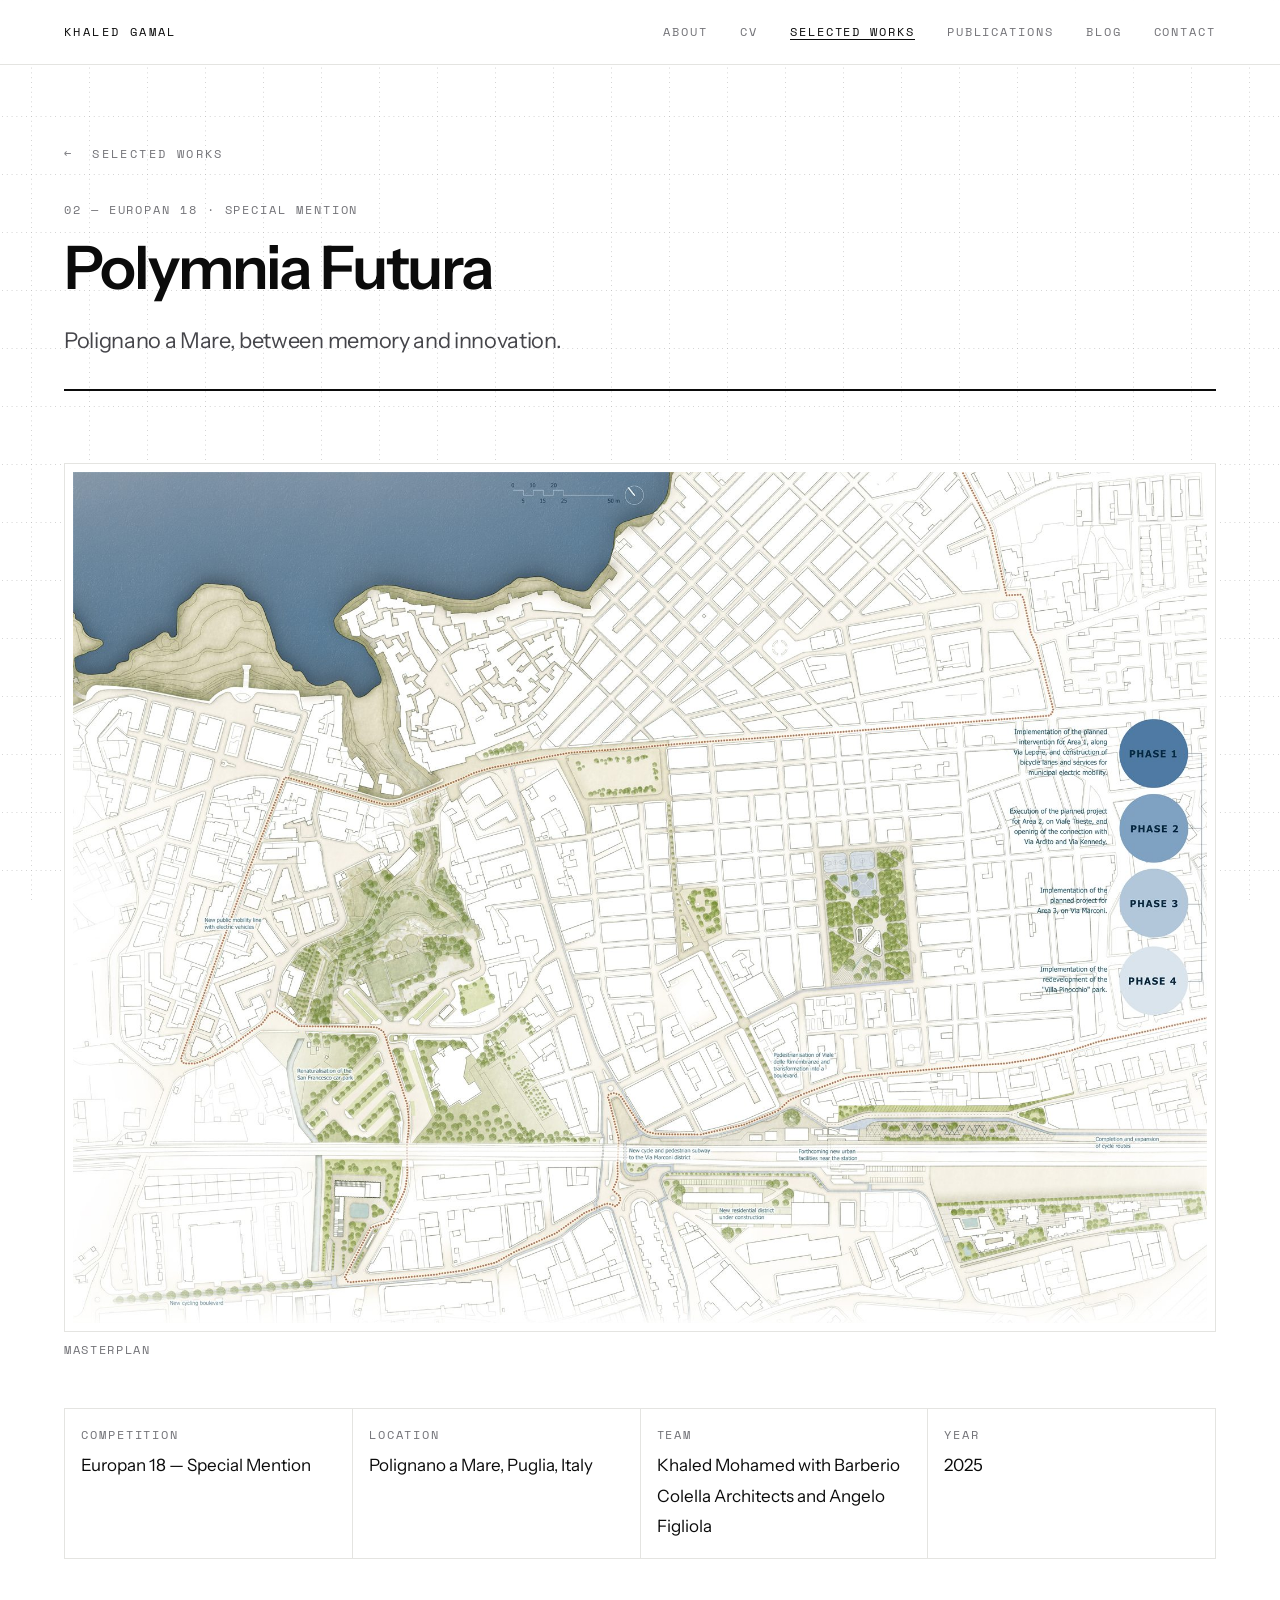
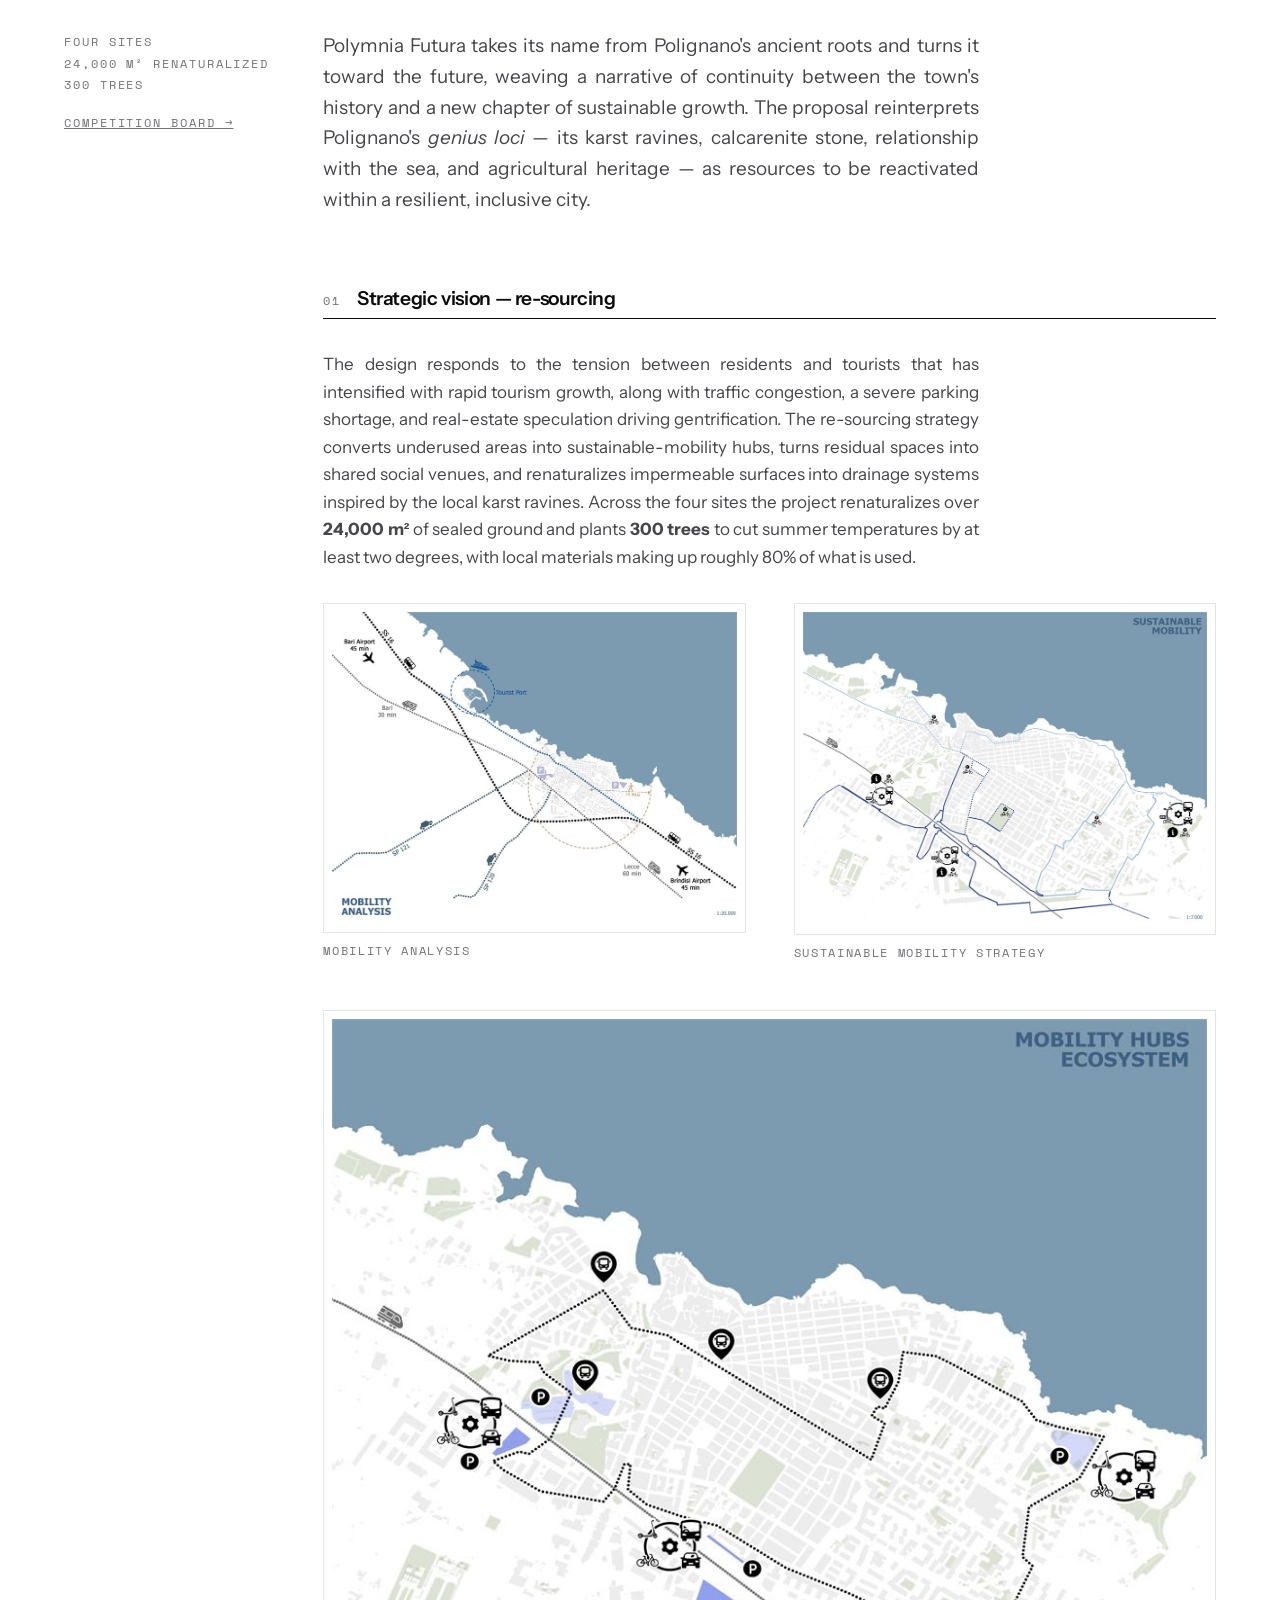
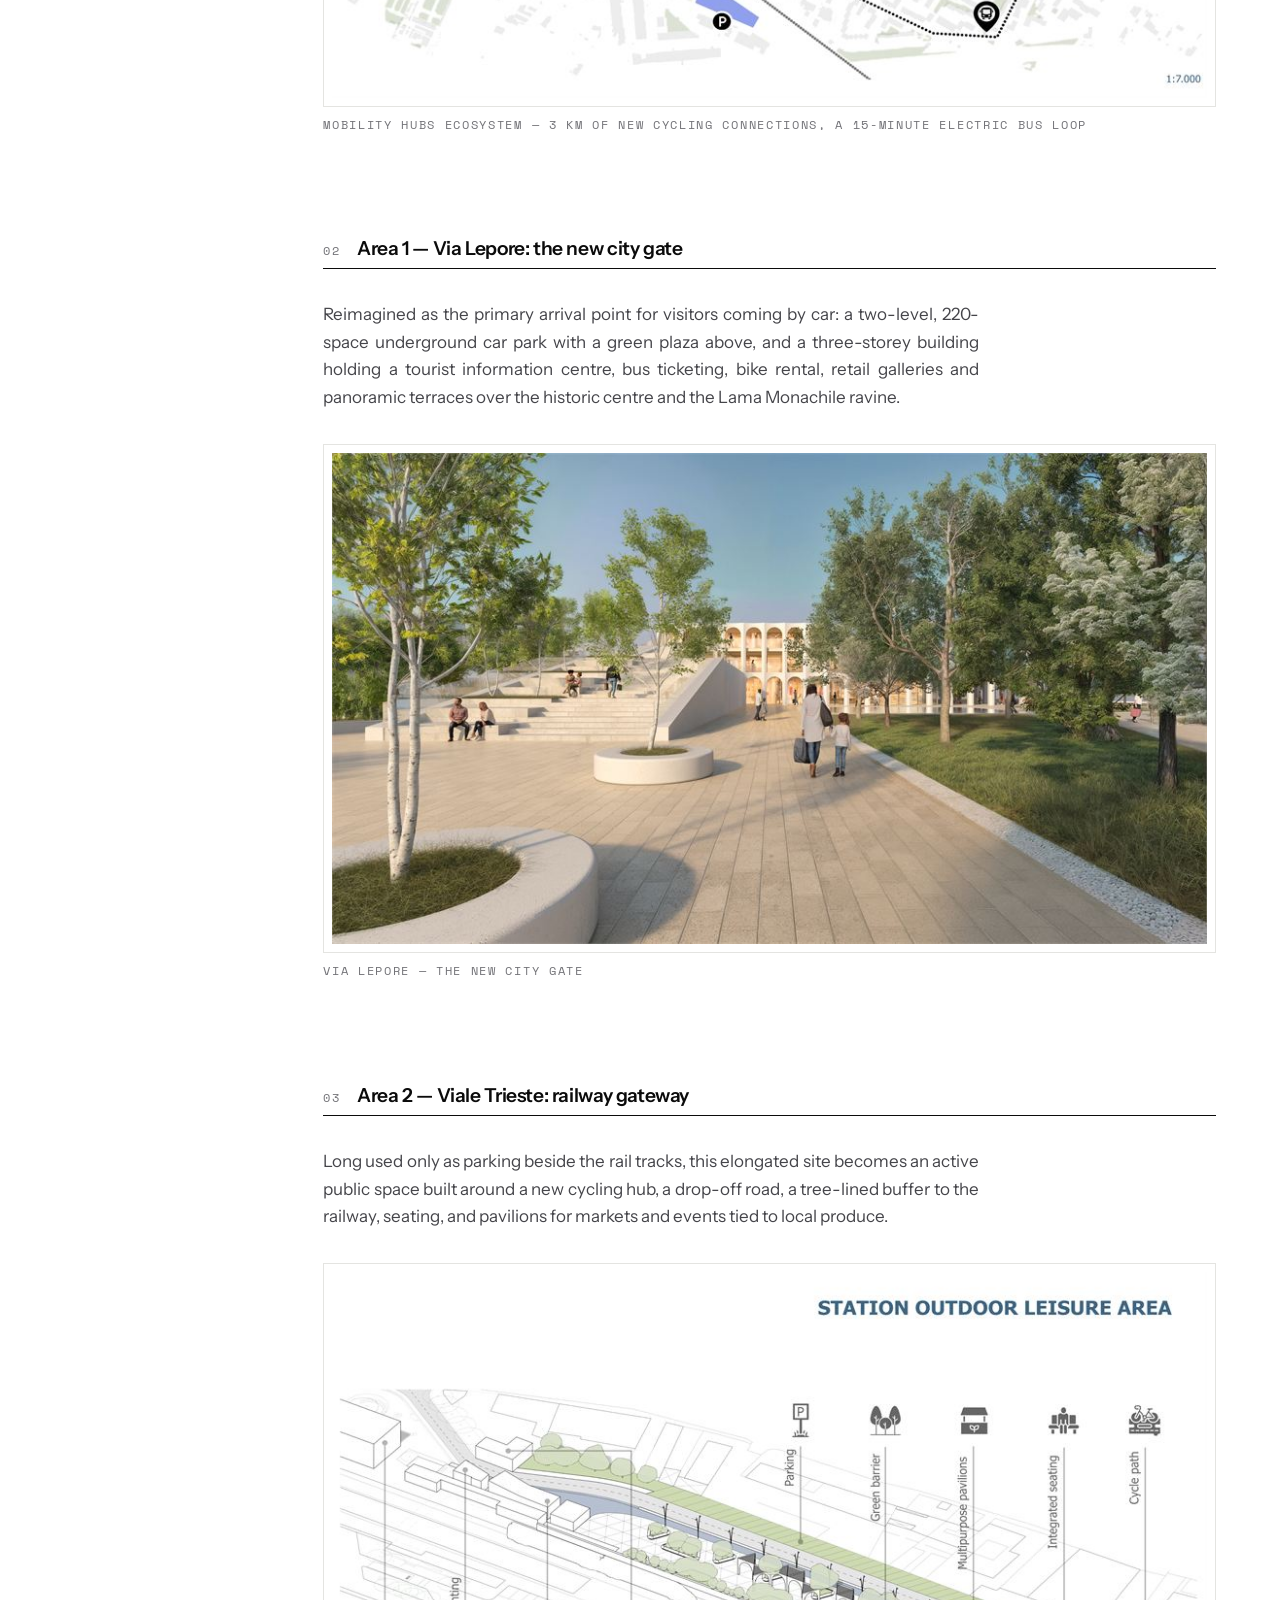
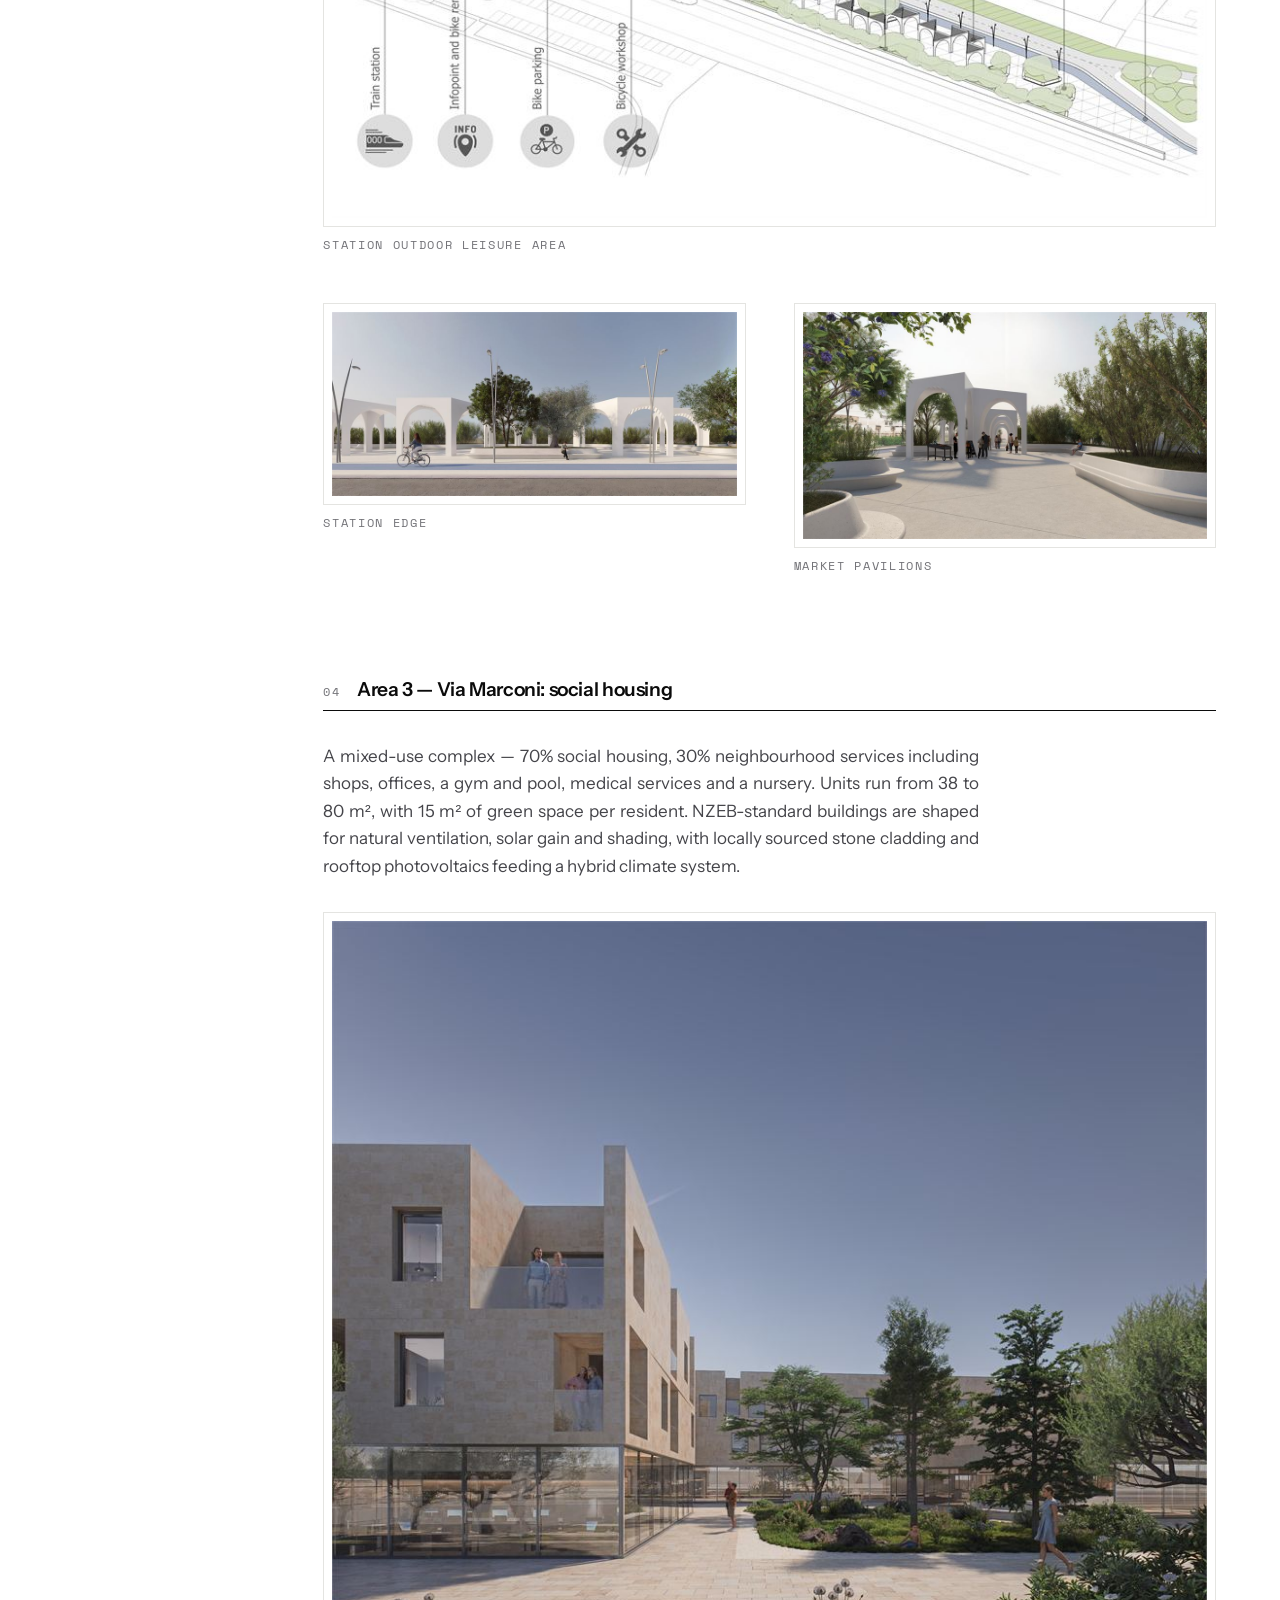
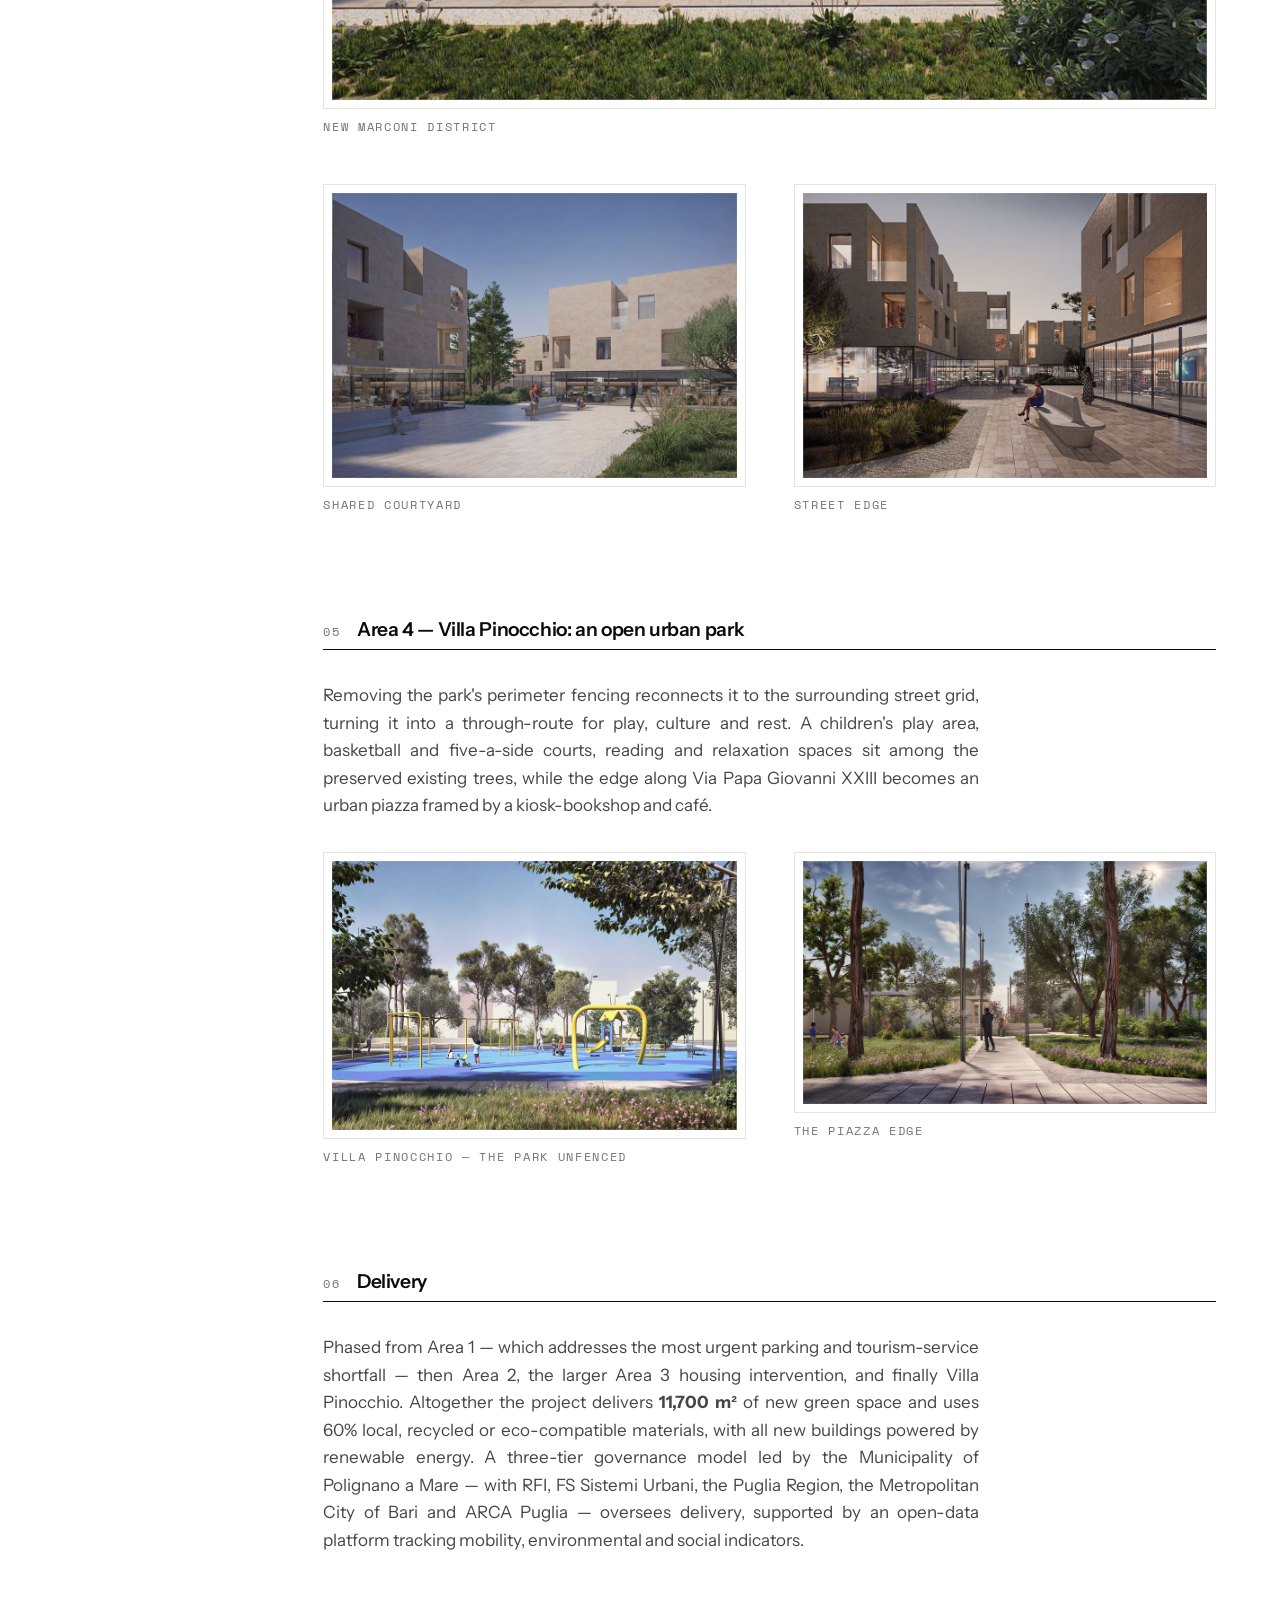
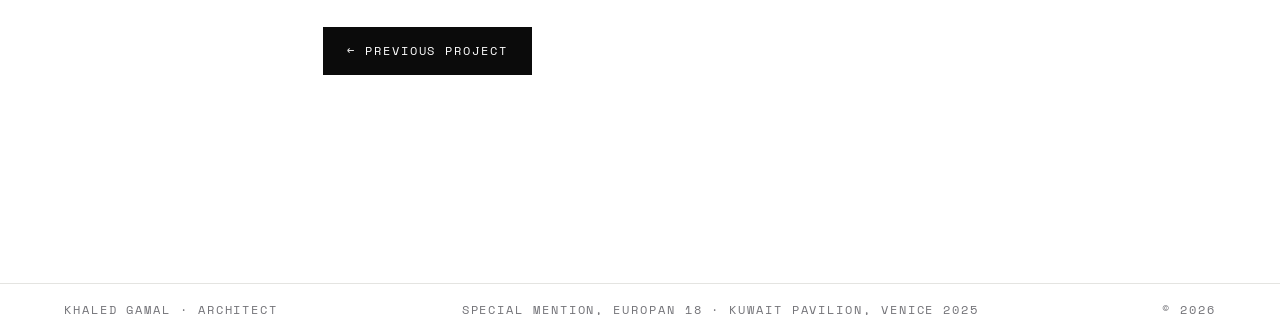
<file: work-europan-18.html>
<!DOCTYPE html>
<html lang="en">
<head>
<meta charset="utf-8">
<meta name="viewport" content="width=device-width, initial-scale=1">
<title>Polymnia Futura — Khaled Gamal</title>
<meta name="description" content="Europan 18, Polignano a Mare. Special Mention. A re-sourcing strategy for a coastal town.">
<meta property="og:title" content="Polymnia Futura — Khaled Gamal">
<meta property="og:description" content="Europan 18, Polignano a Mare. Special Mention. A re-sourcing strategy for a coastal town.">
<meta property="og:image" content="assets/img/works/europan-18/masterplan-thumb.jpg">
<link rel="icon" href="favicon.svg" type="image/svg+xml">
<link rel="preconnect" href="https://fonts.googleapis.com">
<link rel="preconnect" href="https://fonts.gstatic.com" crossorigin>
<link href="https://fonts.googleapis.com/css2?family=Instrument+Sans:wght@400;500;600;700&family=Space+Mono:wght@400;700&display=swap" rel="stylesheet">
<link rel="stylesheet" href="assets/css/site.css">
<script>document.documentElement.classList.add('js');</script>
</head>
<body>

<a class="skip-link" href="#main">Skip to content</a>

<header class="site-head">
  <div class="shell">
    <div class="site-head__inner">
      <a class="mark" href="index.html">Khaled&nbsp;Gamal</a>
      <nav class="nav" aria-label="Main">
        <a class="nav__link" href="about.html">About</a>
        <a class="nav__link" href="cv.html">CV</a>
        <a class="nav__link" aria-current="page" href="works.html">Selected works</a>
        <a class="nav__link" href="publications.html">Publications</a>
        <a class="nav__link" href="blog.html">Blog</a>
        <a class="nav__link" href="contact.html">Contact</a>
      </nav>
      <button class="nav-toggle" type="button" aria-expanded="false" aria-controls="nav-drawer">Index</button>
    </div>
  </div>
  <div class="nav-drawer" id="nav-drawer" data-open="false">
    <div class="shell">
      <a class="nav-drawer__link" href="about.html">About <span>01</span></a>
      <a class="nav-drawer__link" href="cv.html">CV <span>02</span></a>
      <a class="nav-drawer__link" aria-current="page" href="works.html">Selected works <span>03</span></a>
      <a class="nav-drawer__link" href="publications.html">Publications <span>04</span></a>
      <a class="nav-drawer__link" href="blog.html">Blog <span>05</span></a>
      <a class="nav-drawer__link" href="contact.html">Contact <span>06</span></a>
    </div>
  </div>
</header>

<main id="main">
  <div class="shell">
    <div class="page">

      <p><a class="mark" href="works.html" style="color: var(--pencil);">&#8592;&nbsp;&nbsp;Selected works</a></p>

      <div class="page__head" style="margin-top: var(--s-4);">
        <span class="eyebrow page__eyebrow">02 — Europan 18 · Special Mention</span>
        <h1 class="page__title">Polymnia Futura</h1>
        <p class="page__lede">
          Polignano a Mare, between memory and innovation.
        </p>
      </div>

      <figure class="plate plate--wide" style="margin-bottom: var(--s-5);">
        <div class="plate__frame">
          <img src="assets/img/works/europan-18/masterplan.jpg"
               data-full="assets/img/works/europan-18/masterplan.jpg"
               alt="Masterplan of the Polymnia Futura proposal across Polignano a Mare"
               width="2000" height="1502" decoding="async">
        </div>
        <figcaption>Masterplan</figcaption>
      </figure>

      <div class="metrics" style="margin-bottom: var(--s-6);">
        <div class="metric">
          <span class="metric__key">Competition</span>
          <span class="metric__val">Europan 18 — Special Mention</span>
        </div>
        <div class="metric">
          <span class="metric__key">Location</span>
          <span class="metric__val">Polignano a Mare, Puglia, Italy</span>
        </div>
        <div class="metric">
          <span class="metric__key">Team</span>
          <span class="metric__val">Khaled Mohamed with Barberio Colella Architects and Angelo Figliola</span>
        </div>
        <div class="metric">
          <span class="metric__key">Year</span>
          <span class="metric__val">2025</span>
        </div>
      </div>

      <div class="sheet">
        <div class="sheet__note sheet__note--sticky">
          <div>Four sites</div>
          <div>24,000 m² renaturalized</div>
          <div>300 trees</div>
          <div style="margin-top: var(--s-2);">
            <a href="https://www.europan-europe.eu/en/session/europan-18/see/14801/board" rel="noopener" style="color: inherit;">Competition board &#8594;</a>
          </div>
        </div>

        <div>

          <div class="prose" style="margin-bottom: var(--s-6);">
            <p>
              Polymnia Futura takes its name from Polignano's ancient roots and turns it
              toward the future, weaving a narrative of continuity between the town's
              history and a new chapter of sustainable growth. The proposal reinterprets
              Polignano's <em>genius loci</em> — its karst ravines, calcarenite stone,
              relationship with the sea, and agricultural heritage — as resources to be
              reactivated within a resilient, inclusive city.
            </p>
          </div>

          <!-- 01 -->
          <section class="chapter">
            <div class="chapter__head">
              <span class="chapter__no">01</span>
              <h2 class="chapter__title">Strategic vision — re-sourcing</h2>
            </div>
            <p class="chapter__text">
              The design responds to the tension between residents and tourists that has
              intensified with rapid tourism growth, along with traffic congestion, a
              severe parking shortage, and real-estate speculation driving
              gentrification. The re-sourcing strategy converts underused areas into
              sustainable-mobility hubs, turns residual spaces into shared social venues,
              and renaturalizes impermeable surfaces into drainage systems inspired by
              the local karst ravines. Across the four sites the project renaturalizes
              over <strong>24,000&nbsp;m²</strong> of sealed ground and plants
              <strong>300 trees</strong> to cut summer temperatures by at least two degrees,
              with local materials making up roughly 80% of what is used.
            </p>
            <div class="plates">
              <figure class="plate">
                <div class="plate__frame">
                  <img src="assets/img/works/europan-18/mobility-analysis-thumb.jpg"
                       data-full="assets/img/works/europan-18/mobility-analysis.jpg"
                       alt="Analysis drawing of existing mobility across Polignano a Mare"
                       loading="lazy" decoding="async">
                </div>
                <figcaption>Mobility analysis</figcaption>
              </figure>
              <figure class="plate">
                <div class="plate__frame">
                  <img src="assets/img/works/europan-18/sustainable-mobility-thumb.jpg"
                       data-full="assets/img/works/europan-18/sustainable-mobility.jpg"
                       alt="Diagram of the proposed sustainable mobility strategy"
                       loading="lazy" decoding="async">
                </div>
                <figcaption>Sustainable mobility strategy</figcaption>
              </figure>
              <figure class="plate plate--wide">
                <div class="plate__frame">
                  <img src="assets/img/works/europan-18/mobility-hubs-ecosystem-thumb.jpg"
                       data-full="assets/img/works/europan-18/mobility-hubs-ecosystem.jpg"
                       alt="Diagram showing the ecosystem of proposed mobility hubs"
                       loading="lazy" decoding="async">
                </div>
                <figcaption>Mobility hubs ecosystem — 3&nbsp;km of new cycling connections, a 15-minute electric bus loop</figcaption>
              </figure>
            </div>
          </section>

          <!-- 02 -->
          <section class="chapter">
            <div class="chapter__head">
              <span class="chapter__no">02</span>
              <h2 class="chapter__title">Area 1 — Via Lepore: the new city gate</h2>
            </div>
            <p class="chapter__text">
              Reimagined as the primary arrival point for visitors coming by car: a
              two-level, 220-space underground car park with a green plaza above, and a
              three-storey building holding a tourist information centre, bus ticketing,
              bike rental, retail galleries and panoramic terraces over the historic
              centre and the Lama Monachile ravine.
            </p>
            <div class="plates plates--single">
              <figure class="plate">
                <div class="plate__frame">
                  <img src="assets/img/works/europan-18/lepore-1-thumb.jpg"
                       data-full="assets/img/works/europan-18/lepore-1.jpg"
                       alt="View of the proposed city gate and mobility hub at Via Lepore"
                       loading="lazy" decoding="async">
                </div>
                <figcaption>Via Lepore — the new city gate</figcaption>
              </figure>
            </div>
          </section>

          <!-- 03 -->
          <section class="chapter">
            <div class="chapter__head">
              <span class="chapter__no">03</span>
              <h2 class="chapter__title">Area 2 — Viale Trieste: railway gateway</h2>
            </div>
            <p class="chapter__text">
              Long used only as parking beside the rail tracks, this elongated site
              becomes an active public space built around a new cycling hub, a drop-off
              road, a tree-lined buffer to the railway, seating, and pavilions for
              markets and events tied to local produce.
            </p>
            <div class="plates">
              <figure class="plate plate--wide">
                <div class="plate__frame">
                  <img src="assets/img/works/europan-18/station-outdoor-leisure-area-viale-trieste-thumb.jpg"
                       data-full="assets/img/works/europan-18/station-outdoor-leisure-area-viale-trieste.jpg"
                       alt="Drawing of the proposed outdoor leisure area at Viale Trieste"
                       loading="lazy" decoding="async">
                </div>
                <figcaption>Station outdoor leisure area</figcaption>
              </figure>
              <figure class="plate">
                <div class="plate__frame">
                  <img src="assets/img/works/europan-18/station-1-thumb.jpg"
                       data-full="assets/img/works/europan-18/station-1.jpg"
                       alt="View of the proposed station edge"
                       loading="lazy" decoding="async">
                </div>
                <figcaption>Station edge</figcaption>
              </figure>
              <figure class="plate">
                <div class="plate__frame">
                  <img src="assets/img/works/europan-18/station-2-thumb.jpg"
                       data-full="assets/img/works/europan-18/station-2.jpg"
                       alt="View of the proposed pavilions beside the railway"
                       loading="lazy" decoding="async">
                </div>
                <figcaption>Market pavilions</figcaption>
              </figure>
            </div>
          </section>

          <!-- 04 -->
          <section class="chapter">
            <div class="chapter__head">
              <span class="chapter__no">04</span>
              <h2 class="chapter__title">Area 3 — Via Marconi: social housing</h2>
            </div>
            <p class="chapter__text">
              A mixed-use complex — 70% social housing, 30% neighbourhood services
              including shops, offices, a gym and pool, medical services and a nursery.
              Units run from 38 to 80&nbsp;m², with 15&nbsp;m² of green space per resident.
              NZEB-standard buildings are shaped for natural ventilation, solar gain and
              shading, with locally sourced stone cladding and rooftop photovoltaics
              feeding a hybrid climate system.
            </p>
            <div class="plates">
              <figure class="plate plate--wide">
                <div class="plate__frame">
                  <img src="assets/img/works/europan-18/marconi-1-thumb.jpg"
                       data-full="assets/img/works/europan-18/marconi-1.jpg"
                       alt="View of the proposed Via Marconi housing district"
                       loading="lazy" decoding="async">
                </div>
                <figcaption>New Marconi district</figcaption>
              </figure>
              <figure class="plate">
                <div class="plate__frame">
                  <img src="assets/img/works/europan-18/marconi-2-thumb.jpg"
                       data-full="assets/img/works/europan-18/marconi-2.jpg"
                       alt="Courtyard view within the Marconi housing proposal"
                       loading="lazy" decoding="async">
                </div>
                <figcaption>Shared courtyard</figcaption>
              </figure>
              <figure class="plate">
                <div class="plate__frame">
                  <img src="assets/img/works/europan-18/marconi-3-thumb.jpg"
                       data-full="assets/img/works/europan-18/marconi-3.jpg"
                       alt="Street view of the Marconi housing proposal"
                       loading="lazy" decoding="async">
                </div>
                <figcaption>Street edge</figcaption>
              </figure>
            </div>
          </section>

          <!-- 05 -->
          <section class="chapter">
            <div class="chapter__head">
              <span class="chapter__no">05</span>
              <h2 class="chapter__title">Area 4 — Villa Pinocchio: an open urban park</h2>
            </div>
            <p class="chapter__text">
              Removing the park's perimeter fencing reconnects it to the surrounding
              street grid, turning it into a through-route for play, culture and rest. A
              children's play area, basketball and five-a-side courts, reading and
              relaxation spaces sit among the preserved existing trees, while the edge
              along Via Papa Giovanni XXIII becomes an urban piazza framed by a
              kiosk-bookshop and café.
            </p>
            <div class="plates">
              <figure class="plate">
                <div class="plate__frame">
                  <img src="assets/img/works/europan-18/park-1-thumb.jpg"
                       data-full="assets/img/works/europan-18/park-1.jpg"
                       alt="View of the proposed open urban park at Villa Pinocchio"
                       loading="lazy" decoding="async">
                </div>
                <figcaption>Villa Pinocchio — the park unfenced</figcaption>
              </figure>
              <figure class="plate">
                <div class="plate__frame">
                  <img src="assets/img/works/europan-18/park-2-thumb.jpg"
                       data-full="assets/img/works/europan-18/park-2.jpg"
                       alt="View of the piazza edge at Villa Pinocchio"
                       loading="lazy" decoding="async">
                </div>
                <figcaption>The piazza edge</figcaption>
              </figure>
            </div>
          </section>

          <!-- 06 -->
          <section class="chapter">
            <div class="chapter__head">
              <span class="chapter__no">06</span>
              <h2 class="chapter__title">Delivery</h2>
            </div>
            <p class="chapter__text">
              Phased from Area 1 — which addresses the most urgent parking and
              tourism-service shortfall — then Area 2, the larger Area 3 housing
              intervention, and finally Villa Pinocchio. Altogether the project delivers
              <strong>11,700&nbsp;m²</strong> of new green space and uses 60% local, recycled or
              eco-compatible materials, with all new buildings powered by renewable
              energy. A three-tier governance model led by the Municipality of Polignano
              a Mare — with RFI, FS Sistemi Urbani, the Puglia Region, the Metropolitan
              City of Bari and ARCA Puglia — oversees delivery, supported by an open-data
              platform tracking mobility, environmental and social indicators.
            </p>
          </section>

          <p style="margin-top: var(--s-6);">
            <a class="btn" href="work-saint-george.html">&#8592; Previous project</a>
          </p>

        </div>
      </div>

    </div>
  </div>

</main>

<footer class="foot">
  <div class="shell">
    <div class="foot__inner">
      <span><a href="index.html">Khaled Gamal · Architect</a></span>
      <span>Special Mention, Europan 18 · Kuwait Pavilion, Venice 2025</span>
      <span>© <span data-year>2026</span></span>
    </div>
  </div>
</footer>

<div class="lb" id="lightbox" data-open="false" role="dialog" aria-modal="true" aria-label="Image viewer">
  <div class="lb__bar">
    <span data-lb-counter>1 / 1</span>
    <button class="lb__btn" type="button" data-lb-close aria-label="Close viewer">Close</button>
  </div>
  <div class="lb__stage"></div>
  <div class="lb__bar">
    <span data-lb-caption></span>
    <span class="lb__nav">
      <button class="lb__btn" type="button" data-lb-prev aria-label="Previous image">&#8592;</button>
      <button class="lb__btn" type="button" data-lb-next aria-label="Next image">&#8594;</button>
    </span>
  </div>
</div>
<script src="assets/js/site.js" defer></script>
</body>
</html>
</file>
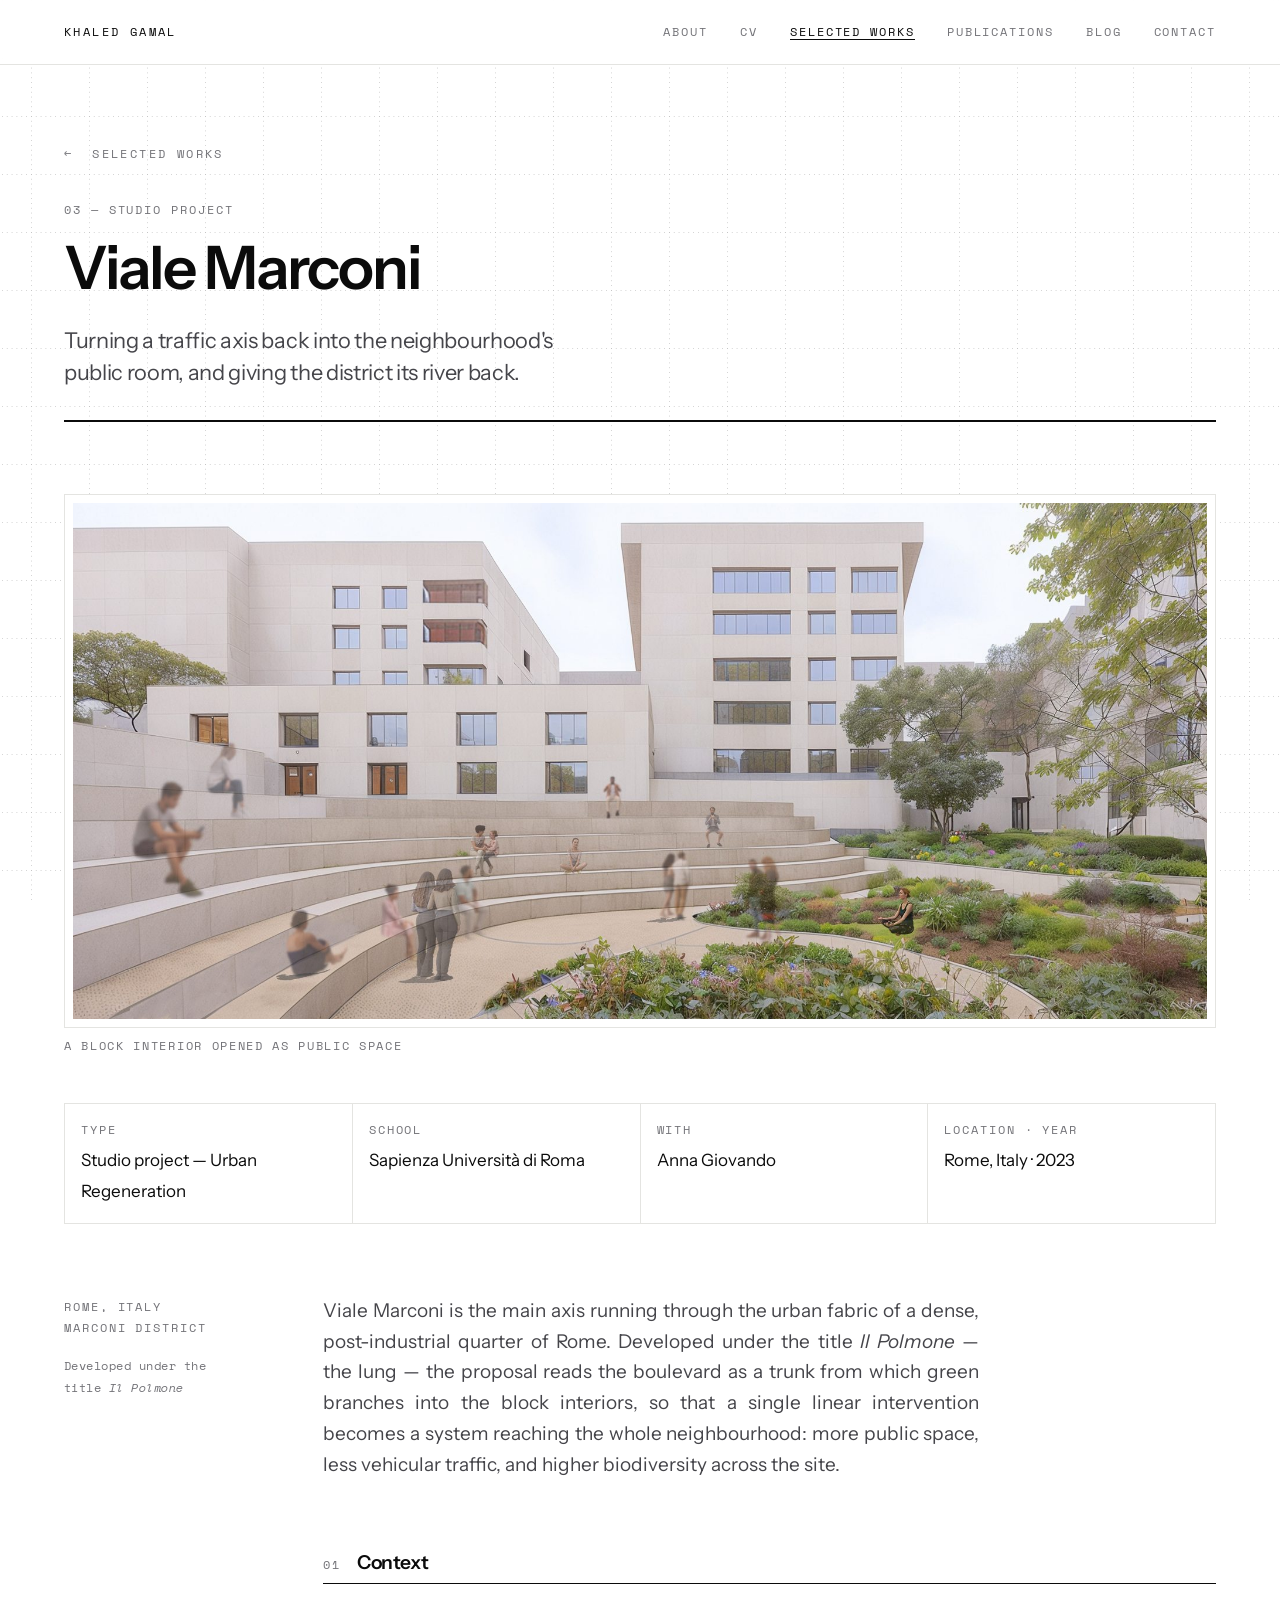
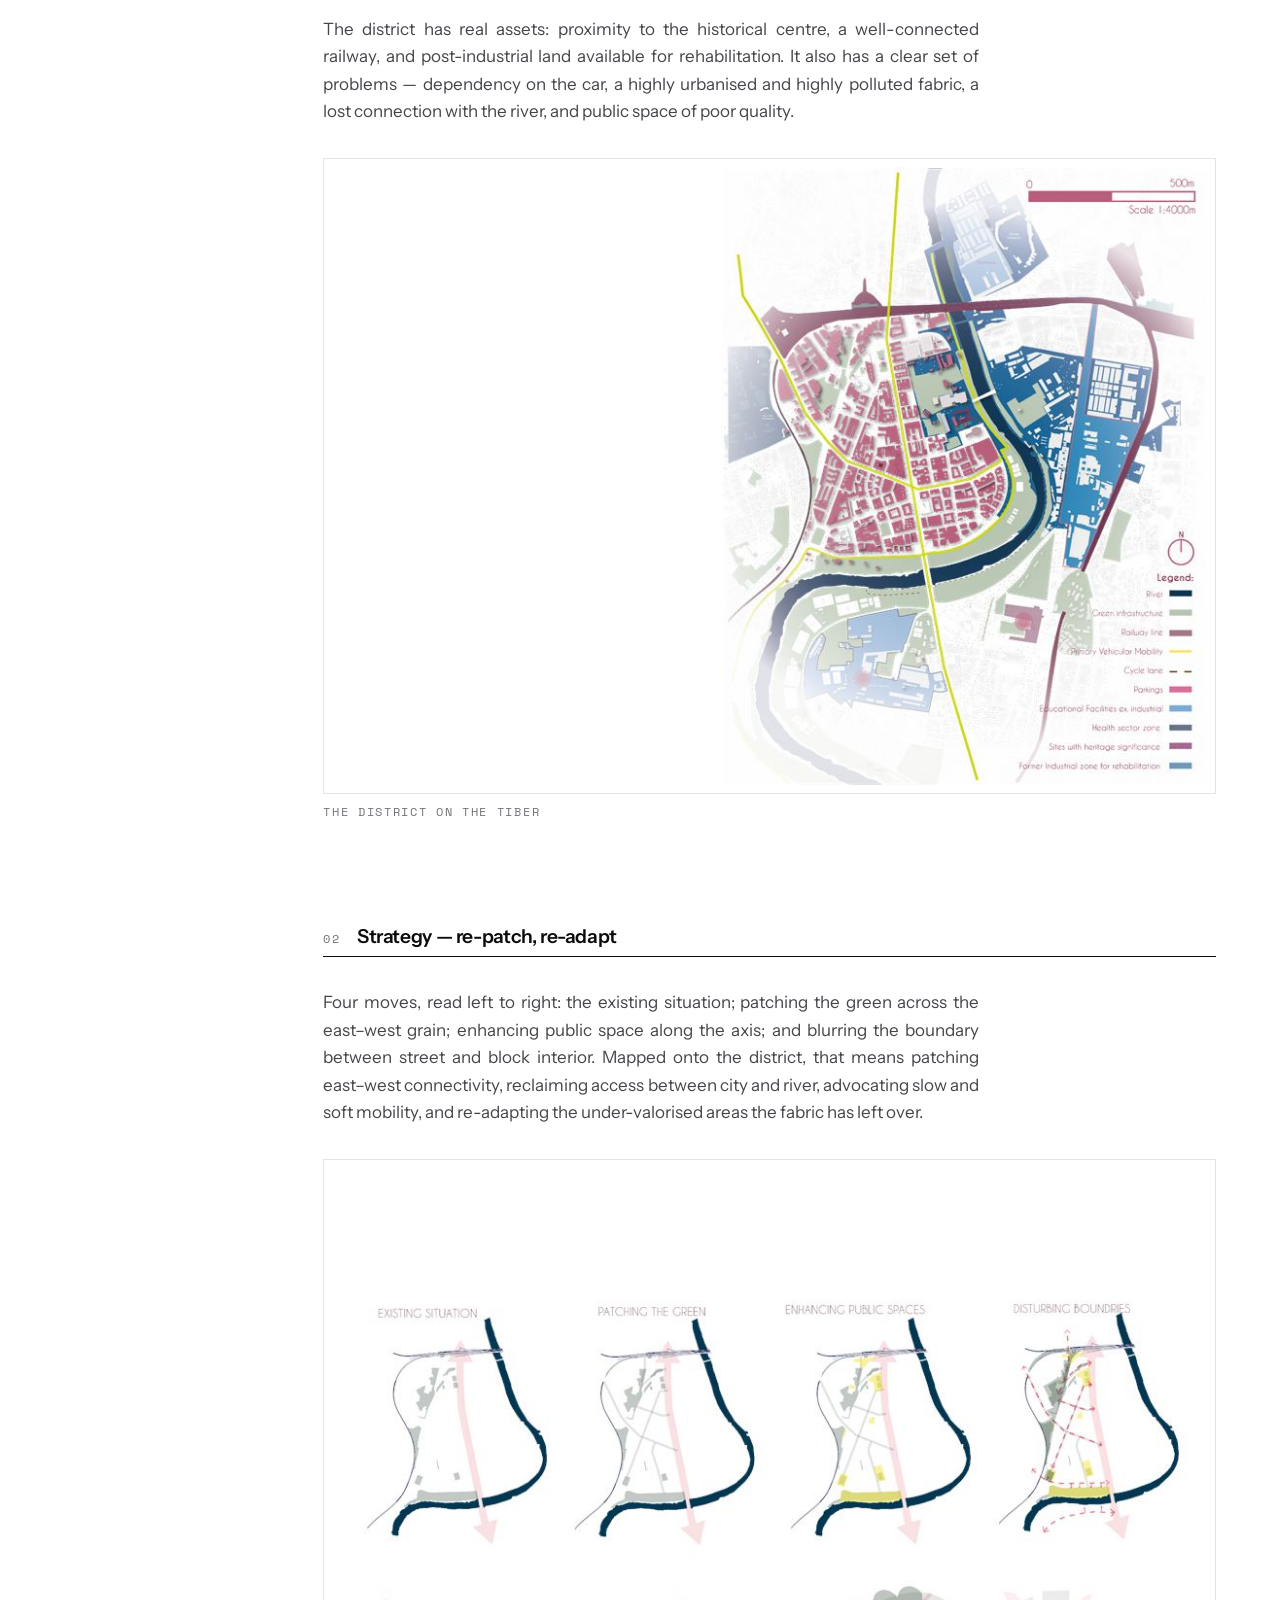
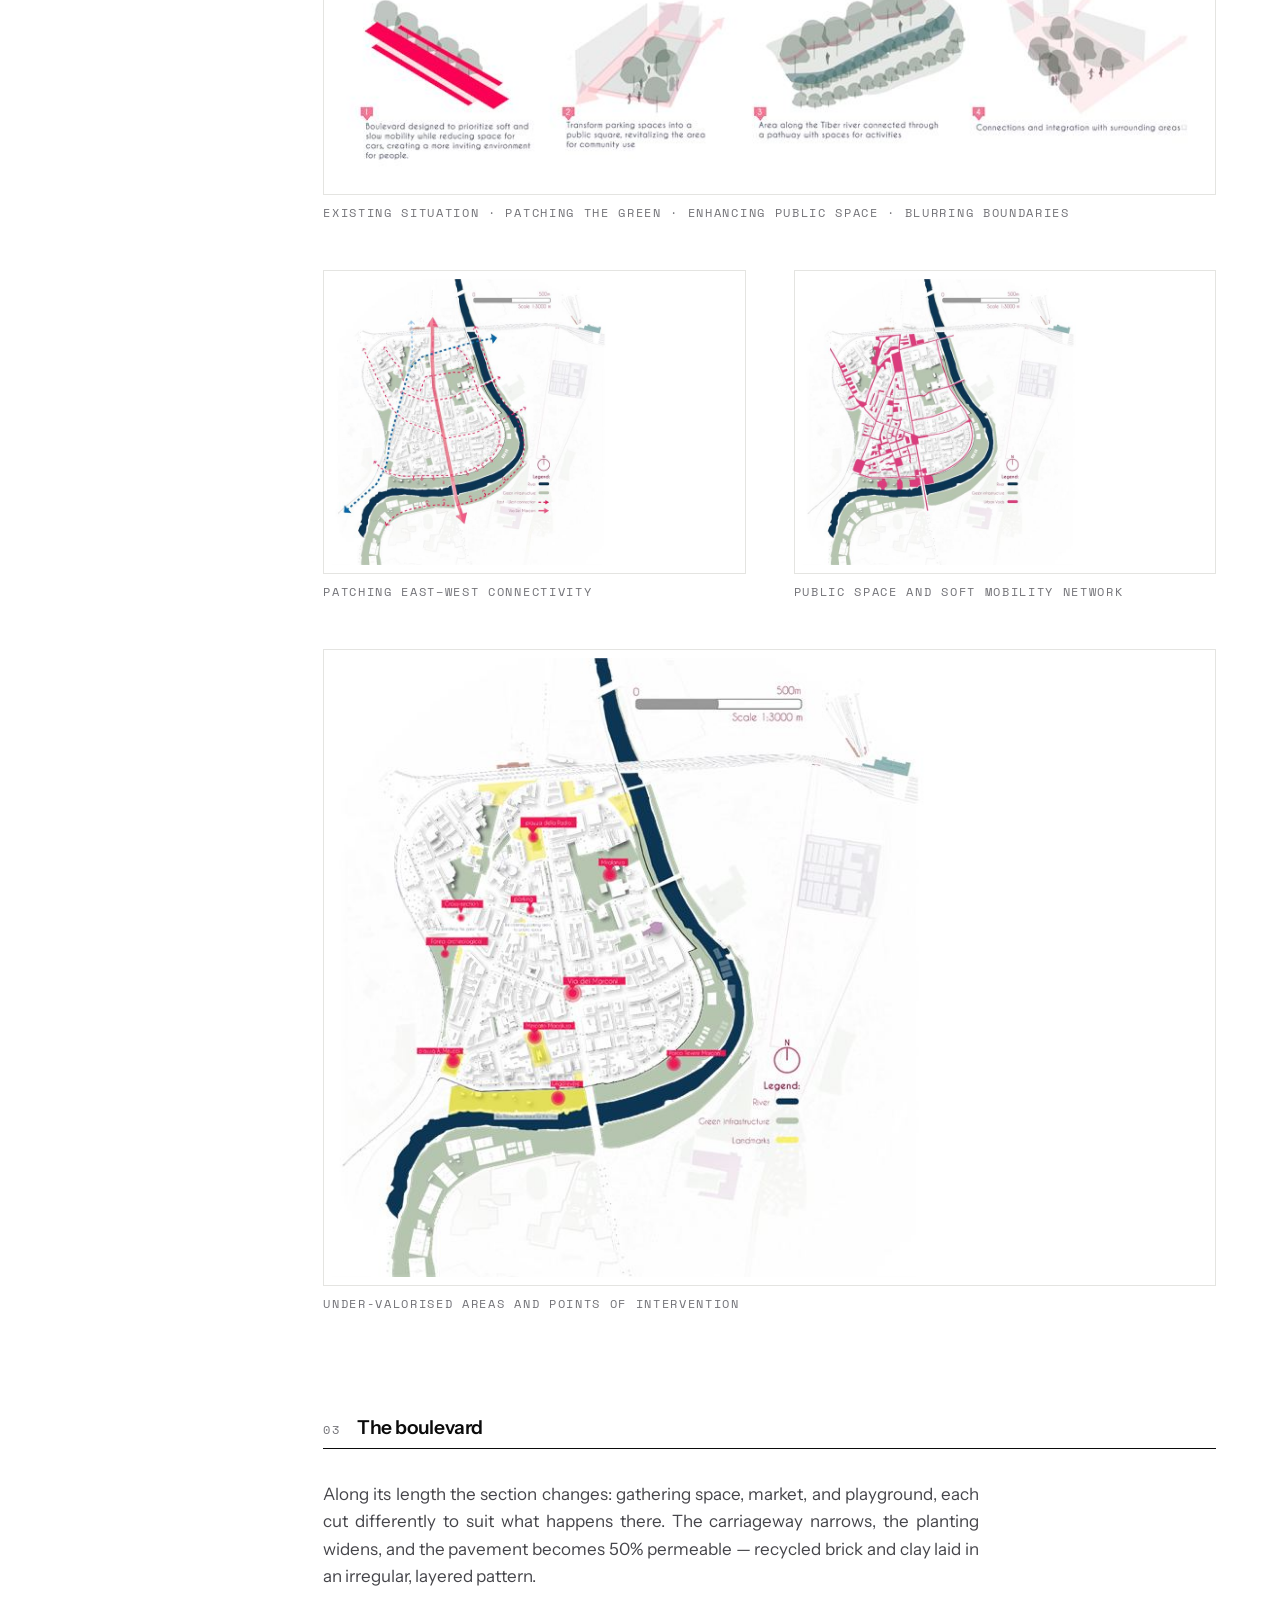
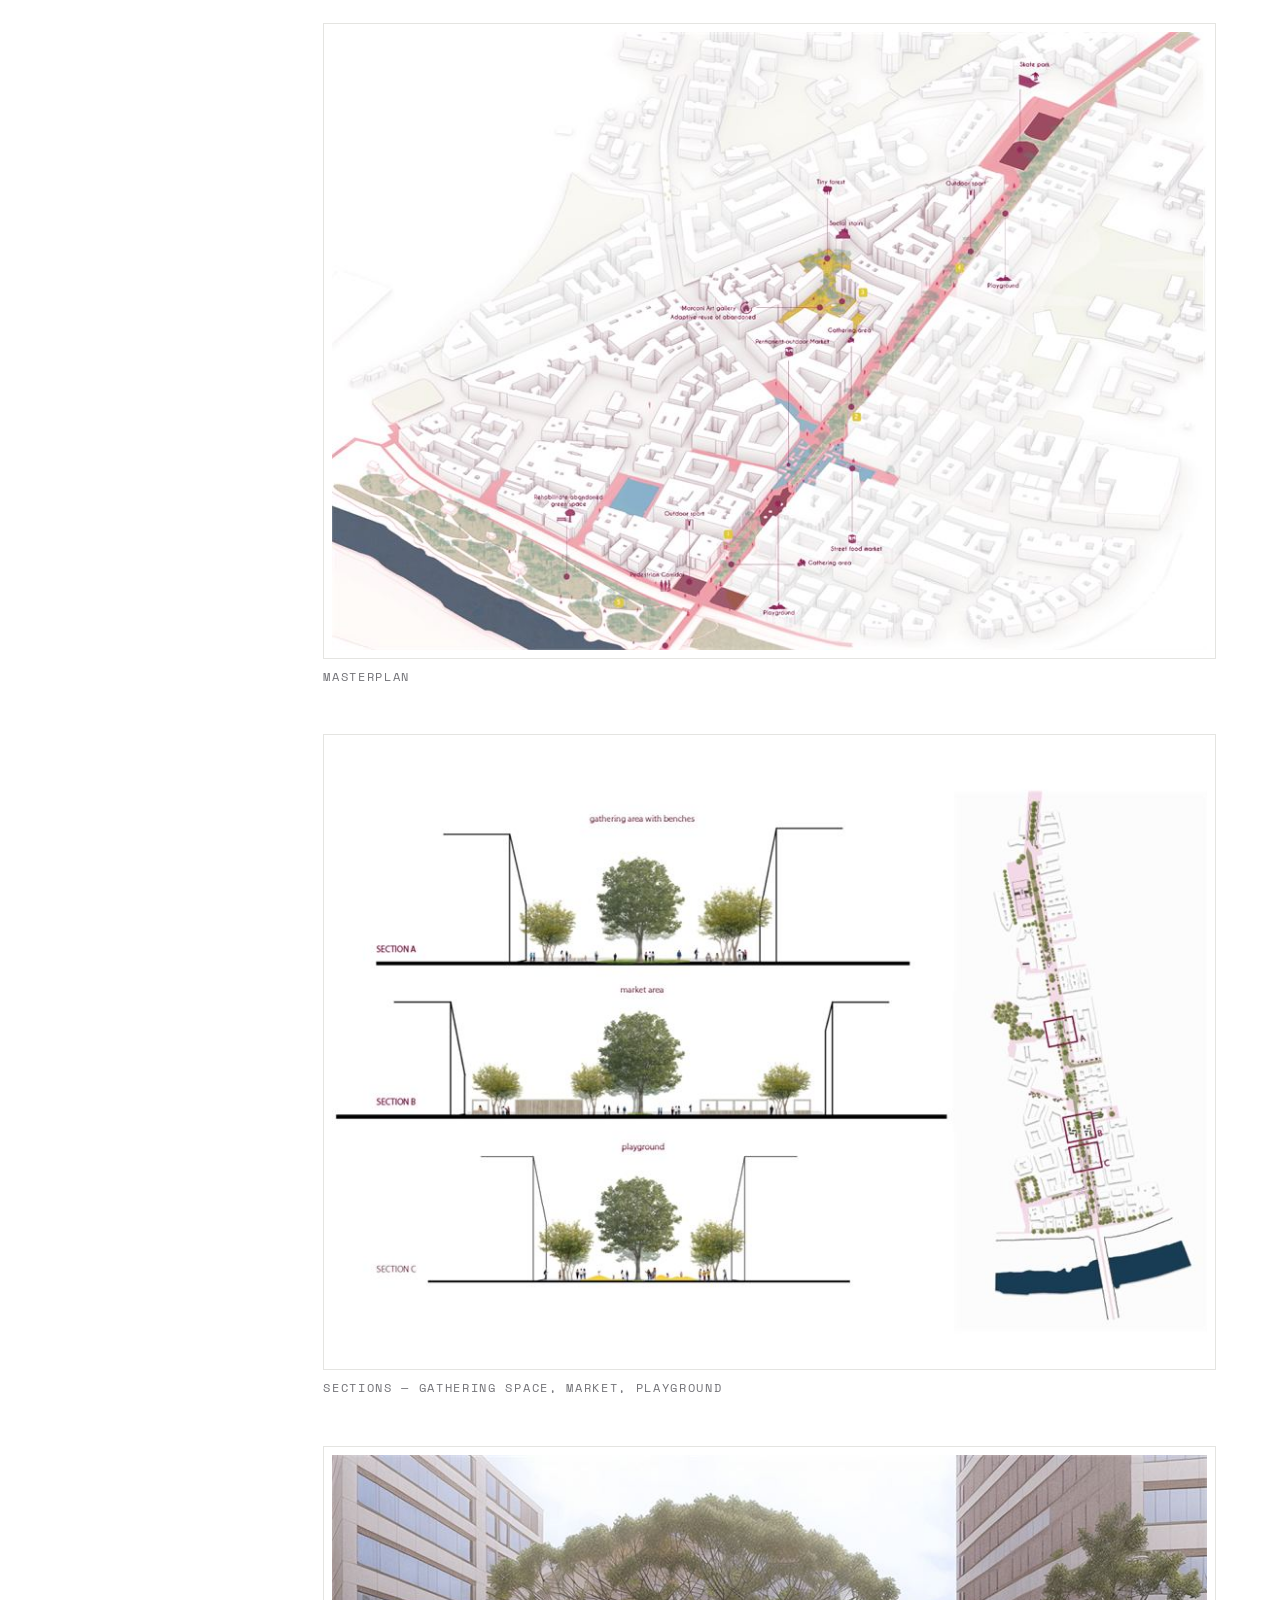
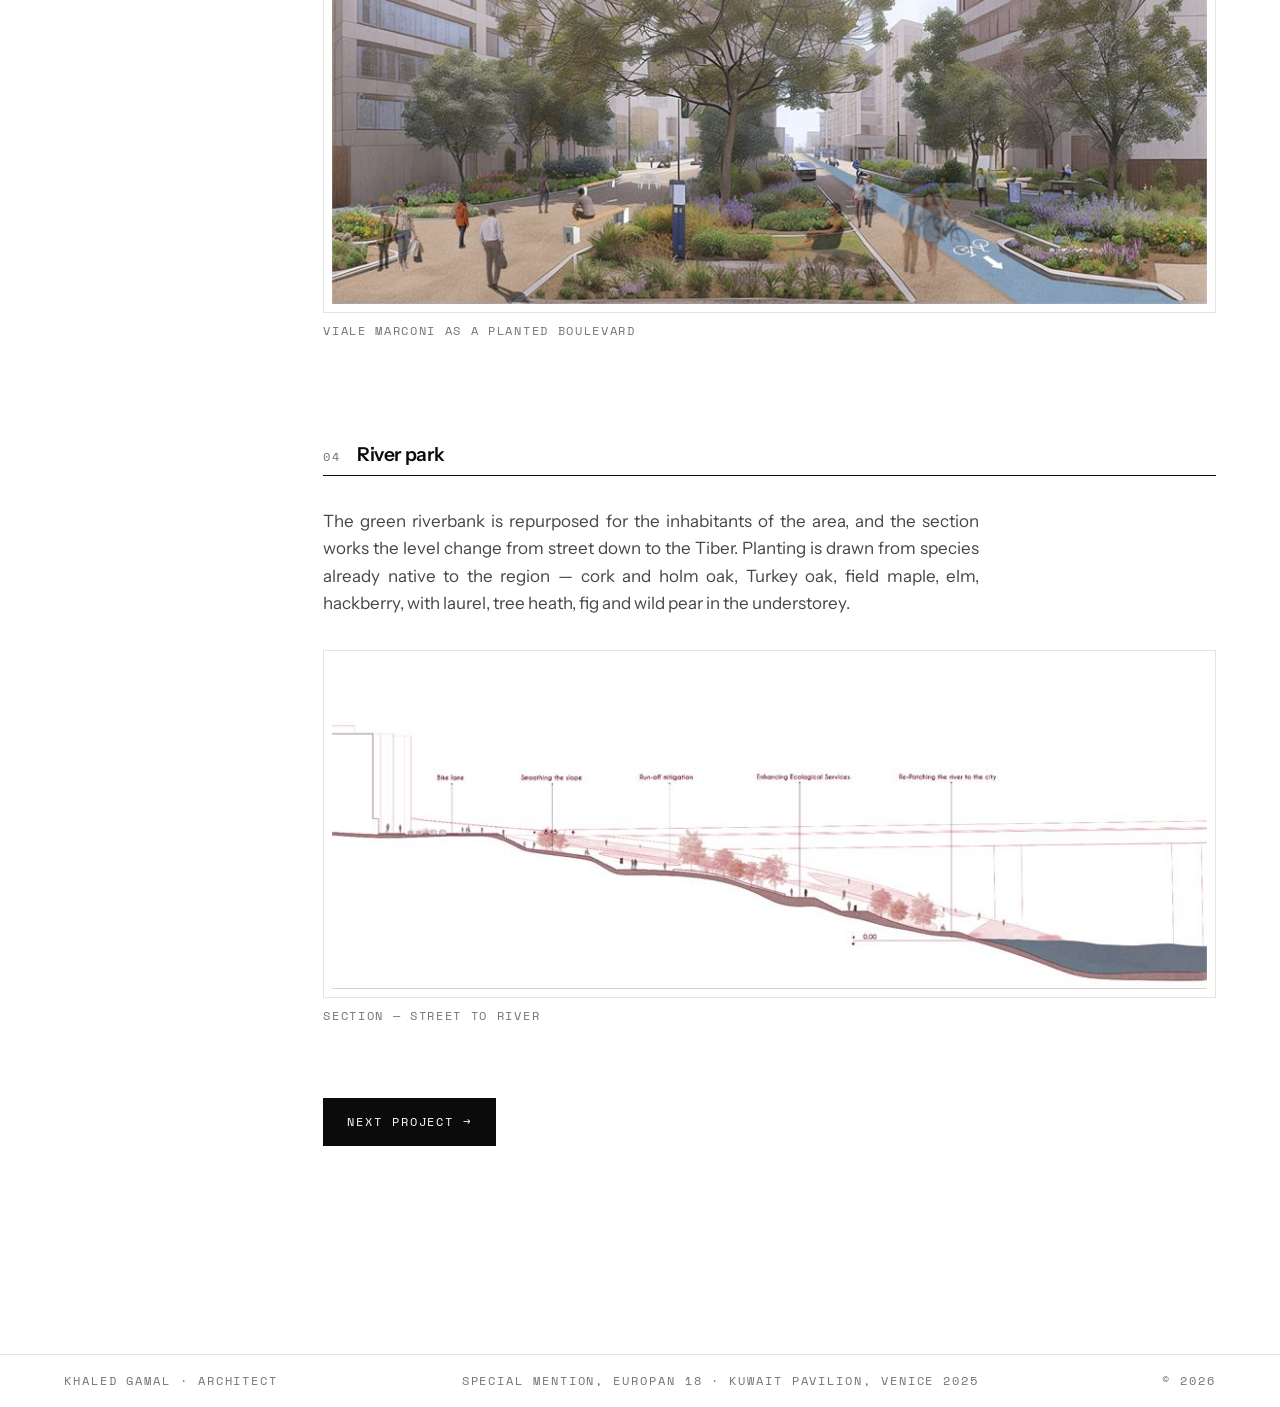
<file: work-marconi.html>
<!DOCTYPE html>
<html lang="en">
<head>
<meta charset="utf-8">
<meta name="viewport" content="width=device-width, initial-scale=1">
<title>Viale Marconi — Khaled Gamal</title>
<meta name="description" content="A regeneration strategy for the Marconi neighbourhood in Rome, reconnecting the district to the Tiber.">
<meta property="og:title" content="Viale Marconi — Khaled Gamal">
<meta property="og:description" content="A regeneration strategy for the Marconi neighbourhood in Rome, reconnecting the district to the Tiber.">
<meta property="og:image" content="assets/img/works/marconi/boulevard-thumb.jpg">
<link rel="icon" href="favicon.svg" type="image/svg+xml">
<link rel="preconnect" href="https://fonts.googleapis.com">
<link rel="preconnect" href="https://fonts.gstatic.com" crossorigin>
<link href="https://fonts.googleapis.com/css2?family=Instrument+Sans:wght@400;500;600;700&family=Space+Mono:wght@400;700&display=swap" rel="stylesheet">
<link rel="stylesheet" href="assets/css/site.css">
<script>document.documentElement.classList.add('js');</script>
</head>
<body>

<a class="skip-link" href="#main">Skip to content</a>

<header class="site-head">
  <div class="shell">
    <div class="site-head__inner">
      <a class="mark" href="index.html">Khaled&nbsp;Gamal</a>
      <nav class="nav" aria-label="Main">
        <a class="nav__link" href="about.html">About</a>
        <a class="nav__link" href="cv.html">CV</a>
        <a class="nav__link" aria-current="page" href="works.html">Selected works</a>
        <a class="nav__link" href="publications.html">Publications</a>
        <a class="nav__link" href="blog.html">Blog</a>
        <a class="nav__link" href="contact.html">Contact</a>
      </nav>
      <button class="nav-toggle" type="button" aria-expanded="false" aria-controls="nav-drawer">Index</button>
    </div>
  </div>
  <div class="nav-drawer" id="nav-drawer" data-open="false">
    <div class="shell">
      <a class="nav-drawer__link" href="about.html">About <span>01</span></a>
      <a class="nav-drawer__link" href="cv.html">CV <span>02</span></a>
      <a class="nav-drawer__link" aria-current="page" href="works.html">Selected works <span>03</span></a>
      <a class="nav-drawer__link" href="publications.html">Publications <span>04</span></a>
      <a class="nav-drawer__link" href="blog.html">Blog <span>05</span></a>
      <a class="nav-drawer__link" href="contact.html">Contact <span>06</span></a>
    </div>
  </div>
</header>

<main id="main">
  <div class="shell">
    <div class="page">

      <p><a class="mark" href="works.html" style="color: var(--pencil);">&#8592;&nbsp;&nbsp;Selected works</a></p>

      <div class="page__head" style="margin-top: var(--s-4);">
        <span class="eyebrow page__eyebrow">03 — Studio project</span>
        <h1 class="page__title">Viale Marconi</h1>
        <p class="page__lede">
          Turning a traffic axis back into the neighbourhood's public room, and
          giving the district its river back.
        </p>
      </div>

      <figure class="plate plate--wide" style="margin-bottom: var(--s-5);">
        <div class="plate__frame">
          <img src="assets/img/works/marconi/courtyard.jpg"
               data-full="assets/img/works/marconi/courtyard.jpg"
               alt="A stepped public courtyard opened between two residential blocks off Viale Marconi"
               width="1936" height="880" decoding="async">
        </div>
        <figcaption>A block interior opened as public space</figcaption>
      </figure>

      <div class="metrics" style="margin-bottom: var(--s-6);">
        <div class="metric">
          <span class="metric__key">Type</span>
          <span class="metric__val">Studio project — Urban Regeneration</span>
        </div>
        <div class="metric">
          <span class="metric__key">School</span>
          <span class="metric__val">Sapienza Università di Roma</span>
        </div>
        <div class="metric">
          <span class="metric__key">With</span>
          <span class="metric__val">Anna Giovando</span>
        </div>
        <div class="metric">
          <span class="metric__key">Location · year</span>
          <span class="metric__val">Rome, Italy · 2023</span>
        </div>
      </div>

      <div class="sheet">
        <div class="sheet__note sheet__note--sticky">
          <div>Rome, Italy</div>
          <div>Marconi district</div>
          <div style="margin-top: var(--s-2); text-transform: none; letter-spacing: 0.04em;">
            Developed under the<br>title <em>Il Polmone</em>
          </div>
        </div>

        <div>

          <p class="prose" style="margin-bottom: var(--s-6);">
            Viale Marconi is the main axis running through the urban fabric of a dense,
            post-industrial quarter of Rome. Developed under the title
            <em>Il Polmone</em> — the lung — the proposal reads the boulevard as a trunk
            from which green branches into the block interiors, so that a single linear
            intervention becomes a system reaching the whole neighbourhood: more public
            space, less vehicular traffic, and higher biodiversity across the site.
          </p>

          <!-- 01 -->
          <section class="chapter">
            <div class="chapter__head">
              <span class="chapter__no">01</span>
              <h2 class="chapter__title">Context</h2>
            </div>
            <p class="chapter__text">
              The district has real assets: proximity to the historical centre, a
              well-connected railway, and post-industrial land available for
              rehabilitation. It also has a clear set of problems — dependency on the
              car, a highly urbanised and highly polluted fabric, a lost connection
              with the river, and public space of poor quality.
            </p>
            <div class="plates plates--single">
              <figure class="plate">
                <div class="plate__frame">
                  <img src="assets/img/works/marconi/context-thumb.jpg"
                       data-full="assets/img/works/marconi/context.jpg"
                       alt="Context map of the Marconi district on the Tiber, showing built fabric, institutions and the main axes"
                       loading="lazy" decoding="async">
                </div>
                <figcaption>The district on the Tiber</figcaption>
              </figure>
            </div>
          </section>

          <!-- 02 -->
          <section class="chapter">
            <div class="chapter__head">
              <span class="chapter__no">02</span>
              <h2 class="chapter__title">Strategy — re-patch, re-adapt</h2>
            </div>
            <p class="chapter__text">
              Four moves, read left to right: the existing situation; patching the
              green across the east–west grain; enhancing public space along the axis;
              and blurring the boundary between street and block interior. Mapped onto
              the district, that means patching east–west connectivity, reclaiming
              access between city and river, advocating slow and soft mobility, and
              re-adapting the under-valorised areas the fabric has left over.
            </p>
            <div class="plates">
              <figure class="plate plate--wide">
                <div class="plate__frame">
                  <img src="assets/img/works/marconi/strategy-thumb.jpg"
                       data-full="assets/img/works/marconi/strategy.jpg"
                       alt="Four-part strategy diagram with accompanying sections"
                       loading="lazy" decoding="async">
                </div>
                <figcaption>Existing situation · patching the green · enhancing public space · blurring boundaries</figcaption>
              </figure>
              <figure class="plate">
                <div class="plate__frame">
                  <img src="assets/img/works/marconi/connectivity-thumb.jpg"
                       data-full="assets/img/works/marconi/connectivity.jpg"
                       alt="Map of proposed east-west connections crossing the main north-south axis"
                       loading="lazy" decoding="async">
                </div>
                <figcaption>Patching east–west connectivity</figcaption>
              </figure>
              <figure class="plate">
                <div class="plate__frame">
                  <img src="assets/img/works/marconi/public-network-thumb.jpg"
                       data-full="assets/img/works/marconi/public-network.jpg"
                       alt="Map of the proposed public space and soft mobility network through the district"
                       loading="lazy" decoding="async">
                </div>
                <figcaption>Public space and soft mobility network</figcaption>
              </figure>
              <figure class="plate plate--wide">
                <div class="plate__frame">
                  <img src="assets/img/works/marconi/readapt-thumb.jpg"
                       data-full="assets/img/works/marconi/readapt.jpg"
                       alt="Map marking under-valorised areas and the points of intervention within them"
                       loading="lazy" decoding="async">
                </div>
                <figcaption>Under-valorised areas and points of intervention</figcaption>
              </figure>
            </div>
          </section>

          <!-- 03 -->
          <section class="chapter">
            <div class="chapter__head">
              <span class="chapter__no">03</span>
              <h2 class="chapter__title">The boulevard</h2>
            </div>
            <p class="chapter__text">
              Along its length the section changes: gathering space, market, and
              playground, each cut differently to suit what happens there. The
              carriageway narrows, the planting widens, and the pavement becomes
              50% permeable — recycled brick and clay laid in an irregular, layered
              pattern.
            </p>
            <div class="plates">
              <figure class="plate plate--wide">
                <div class="plate__frame">
                  <img src="assets/img/works/marconi/masterplan-thumb.jpg"
                       data-full="assets/img/works/marconi/masterplan.jpg"
                       alt="Masterplan of the proposal along Viale Marconi"
                       loading="lazy" decoding="async">
                </div>
                <figcaption>Masterplan</figcaption>
              </figure>
              <figure class="plate plate--wide">
                <div class="plate__frame">
                  <img src="assets/img/works/marconi/sections-thumb.jpg"
                       data-full="assets/img/works/marconi/sections.jpg"
                       alt="Three street sections through the boulevard beside a plan of its length"
                       loading="lazy" decoding="async">
                </div>
                <figcaption>Sections — gathering space, market, playground</figcaption>
              </figure>
              <figure class="plate plate--wide">
                <div class="plate__frame">
                  <img src="assets/img/works/marconi/boulevard-thumb.jpg"
                       data-full="assets/img/works/marconi/boulevard.jpg"
                       alt="Street-level view of the regenerated Viale Marconi boulevard, planted and shaded by a large pine"
                       loading="lazy" decoding="async">
                </div>
                <figcaption>Viale Marconi as a planted boulevard</figcaption>
              </figure>
            </div>
          </section>

          <!-- 04 -->
          <section class="chapter">
            <div class="chapter__head">
              <span class="chapter__no">04</span>
              <h2 class="chapter__title">River park</h2>
            </div>
            <p class="chapter__text">
              The green riverbank is repurposed for the inhabitants of the area, and
              the section works the level change from street down to the Tiber.
              Planting is drawn from species already native to the region — cork and
              holm oak, Turkey oak, field maple, elm, hackberry, with laurel, tree
              heath, fig and wild pear in the understorey.
            </p>
            <div class="plates plates--single">
              <figure class="plate">
                <div class="plate__frame">
                  <img src="assets/img/works/marconi/river-park-thumb.jpg"
                       data-full="assets/img/works/marconi/river-park.jpg"
                       alt="Long section from the street down through the river park to the Tiber"
                       loading="lazy" decoding="async">
                </div>
                <figcaption>Section — street to river</figcaption>
              </figure>
            </div>
          </section>

          <p style="margin-top: var(--s-6);">
            <a class="btn" href="work-mura-aureliane.html">Next project &#8594;</a>
          </p>

        </div>
      </div>

    </div>
  </div>

</main>

<footer class="foot">
  <div class="shell">
    <div class="foot__inner">
      <span><a href="index.html">Khaled Gamal · Architect</a></span>
      <span>Special Mention, Europan 18 · Kuwait Pavilion, Venice 2025</span>
      <span>© <span data-year>2026</span></span>
    </div>
  </div>
</footer>

<div class="lb" id="lightbox" data-open="false" role="dialog" aria-modal="true" aria-label="Image viewer">
  <div class="lb__bar">
    <span data-lb-counter>1 / 1</span>
    <button class="lb__btn" type="button" data-lb-close aria-label="Close viewer">Close</button>
  </div>
  <div class="lb__stage"></div>
  <div class="lb__bar">
    <span data-lb-caption></span>
    <span class="lb__nav">
      <button class="lb__btn" type="button" data-lb-prev aria-label="Previous image">&#8592;</button>
      <button class="lb__btn" type="button" data-lb-next aria-label="Next image">&#8594;</button>
    </span>
  </div>
</div>
<script src="assets/js/site.js" defer></script>
</body>
</html>
</file>
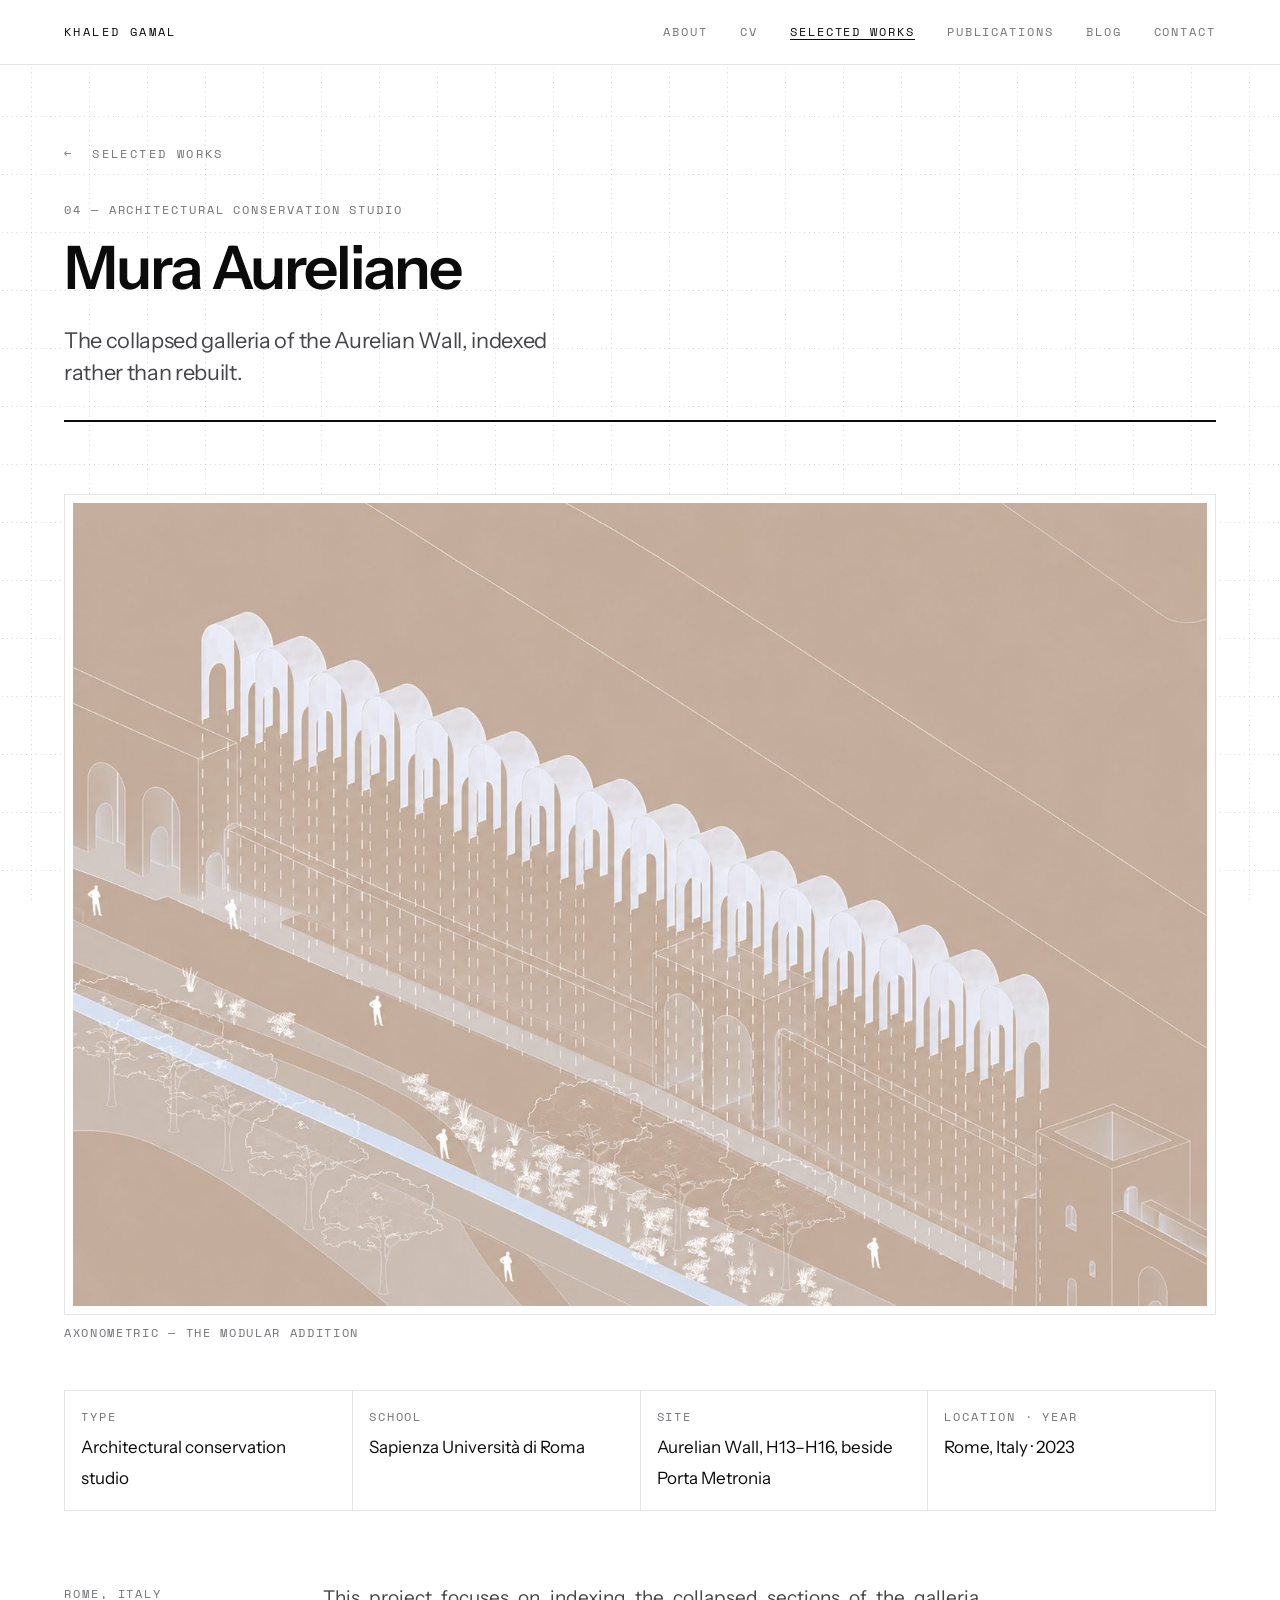
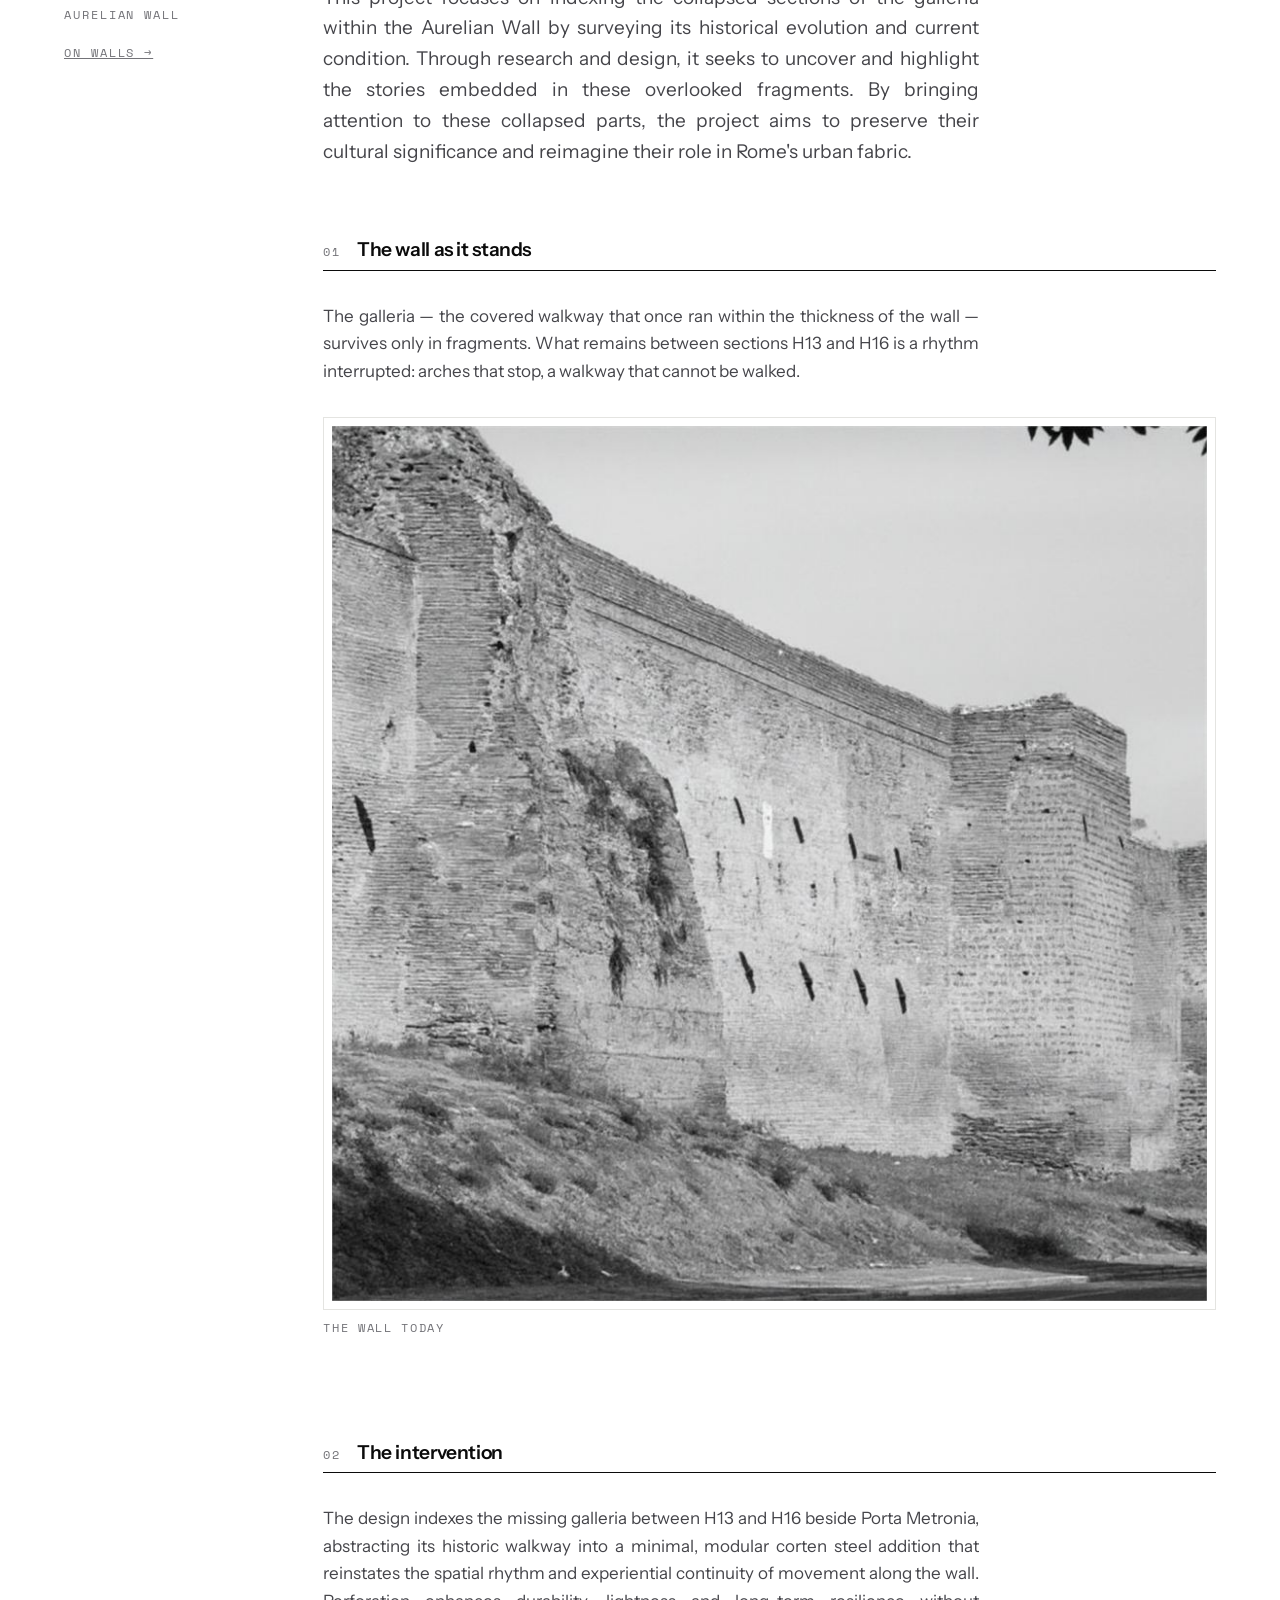
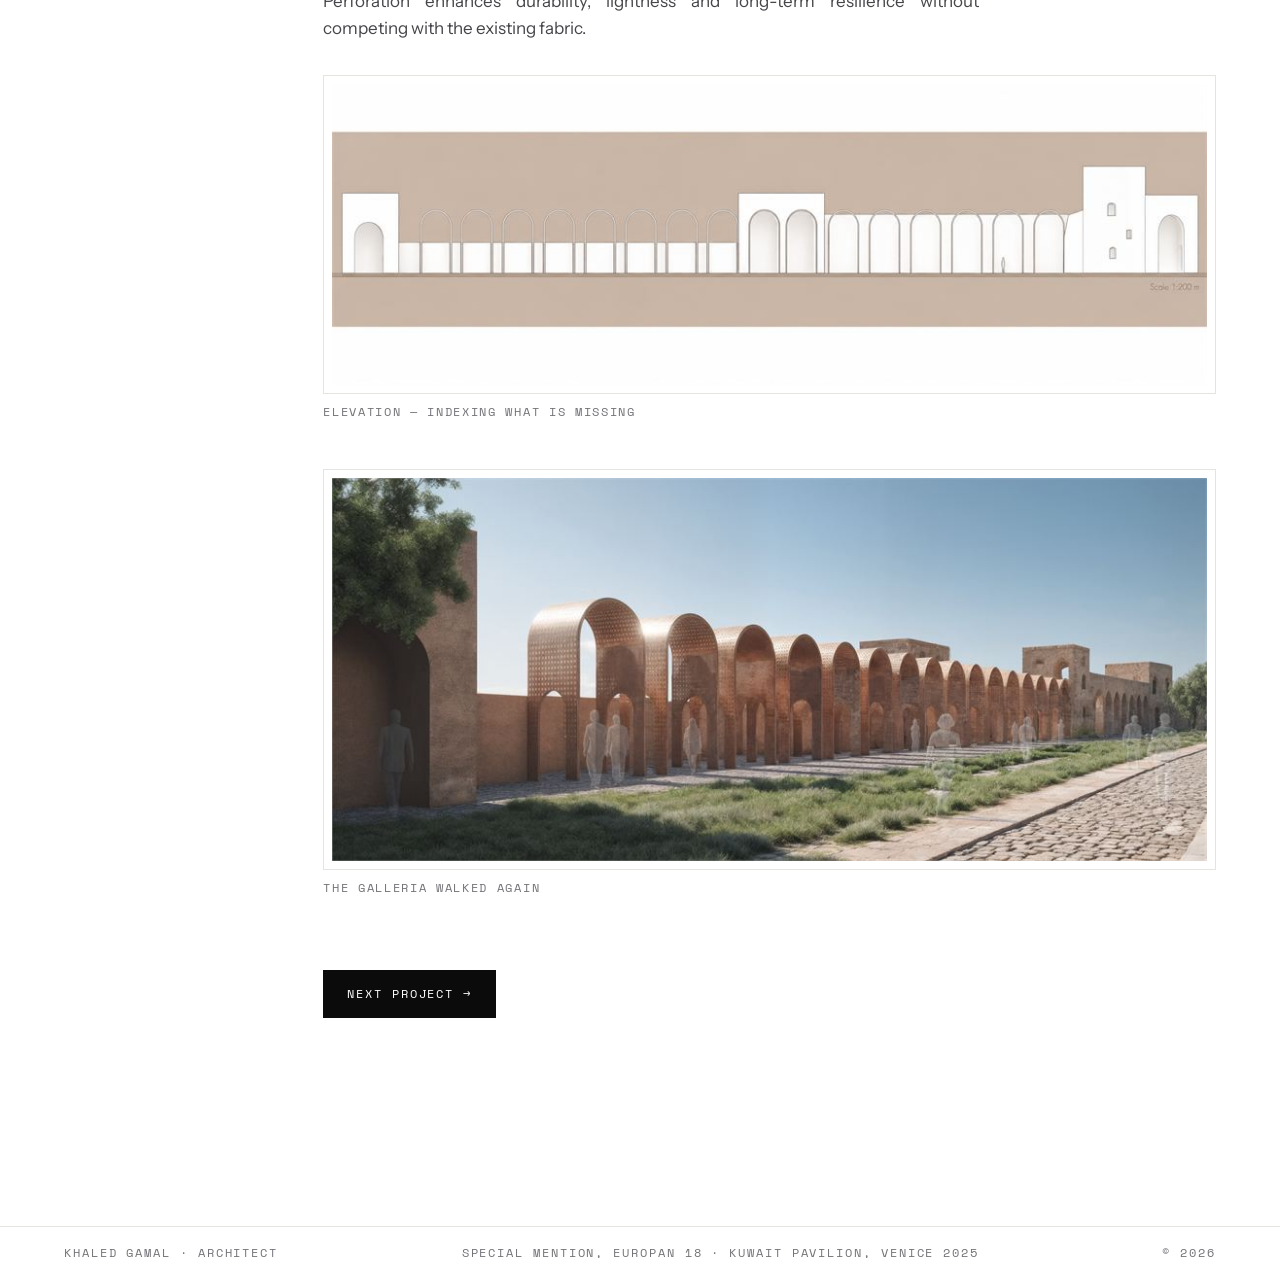
<file: work-mura-aureliane.html>
<!DOCTYPE html>
<html lang="en">
<head>
<meta charset="utf-8">
<meta name="viewport" content="width=device-width, initial-scale=1">
<title>Mura Aureliane — Khaled Gamal</title>
<meta name="description" content="Indexing the collapsed galleria of the Aurelian Wall in Rome, between sections H13 and H16 beside Porta Metronia.">
<meta property="og:title" content="Mura Aureliane — Khaled Gamal">
<meta property="og:description" content="Indexing the collapsed galleria of the Aurelian Wall in Rome, between sections H13 and H16 beside Porta Metronia.">
<meta property="og:image" content="assets/img/works/indexing/axonometric-thumb.jpg">
<link rel="icon" href="favicon.svg" type="image/svg+xml">
<link rel="preconnect" href="https://fonts.googleapis.com">
<link rel="preconnect" href="https://fonts.gstatic.com" crossorigin>
<link href="https://fonts.googleapis.com/css2?family=Instrument+Sans:wght@400;500;600;700&family=Space+Mono:wght@400;700&display=swap" rel="stylesheet">
<link rel="stylesheet" href="assets/css/site.css">
<script>document.documentElement.classList.add('js');</script>
</head>
<body>

<a class="skip-link" href="#main">Skip to content</a>

<header class="site-head">
  <div class="shell">
    <div class="site-head__inner">
      <a class="mark" href="index.html">Khaled&nbsp;Gamal</a>
      <nav class="nav" aria-label="Main">
        <a class="nav__link" href="about.html">About</a>
        <a class="nav__link" href="cv.html">CV</a>
        <a class="nav__link" aria-current="page" href="works.html">Selected works</a>
        <a class="nav__link" href="publications.html">Publications</a>
        <a class="nav__link" href="blog.html">Blog</a>
        <a class="nav__link" href="contact.html">Contact</a>
      </nav>
      <button class="nav-toggle" type="button" aria-expanded="false" aria-controls="nav-drawer">Index</button>
    </div>
  </div>
  <div class="nav-drawer" id="nav-drawer" data-open="false">
    <div class="shell">
      <a class="nav-drawer__link" href="about.html">About <span>01</span></a>
      <a class="nav-drawer__link" href="cv.html">CV <span>02</span></a>
      <a class="nav-drawer__link" aria-current="page" href="works.html">Selected works <span>03</span></a>
      <a class="nav-drawer__link" href="publications.html">Publications <span>04</span></a>
      <a class="nav-drawer__link" href="blog.html">Blog <span>05</span></a>
      <a class="nav-drawer__link" href="contact.html">Contact <span>06</span></a>
    </div>
  </div>
</header>

<main id="main">
  <div class="shell">
    <div class="page">

      <p><a class="mark" href="works.html" style="color: var(--pencil);">&#8592;&nbsp;&nbsp;Selected works</a></p>

      <div class="page__head" style="margin-top: var(--s-4);">
        <span class="eyebrow page__eyebrow">04 — Architectural conservation studio</span>
        <h1 class="page__title">Mura Aureliane</h1>
        <p class="page__lede">
          The collapsed galleria of the Aurelian Wall, indexed rather than
          rebuilt.
        </p>
      </div>

      <figure class="plate plate--wide" style="margin-bottom: var(--s-5);">
        <div class="plate__frame">
          <img src="assets/img/works/indexing/axonometric.jpg"
               data-full="assets/img/works/indexing/axonometric.jpg"
               alt="Axonometric drawing of the modular corten addition reinstating the missing galleria above the wall"
               width="1491" height="1055" decoding="async">
        </div>
        <figcaption>Axonometric — the modular addition</figcaption>
      </figure>

      <div class="metrics" style="margin-bottom: var(--s-6);">
        <div class="metric">
          <span class="metric__key">Type</span>
          <span class="metric__val">Architectural conservation studio</span>
        </div>
        <div class="metric">
          <span class="metric__key">School</span>
          <span class="metric__val">Sapienza Università di Roma</span>
        </div>
        <div class="metric">
          <span class="metric__key">Site</span>
          <span class="metric__val">Aurelian Wall, H13–H16, beside Porta Metronia</span>
        </div>
        <div class="metric">
          <span class="metric__key">Location · year</span>
          <span class="metric__val">Rome, Italy · 2023</span>
        </div>
      </div>

      <div class="sheet">
        <div class="sheet__note sheet__note--sticky">
          <div>Rome, Italy</div>
          <div>Aurelian Wall</div>
          <div style="margin-top: var(--s-2);">
            <a href="post-fragile-narrative.html" style="color: inherit;">On walls &#8594;</a>
          </div>
        </div>

        <div>

          <p class="prose" style="margin-bottom: var(--s-6);">
            This project focuses on indexing the collapsed sections of the galleria
            within the Aurelian Wall by surveying its historical evolution and current
            condition. Through research and design, it seeks to uncover and highlight
            the stories embedded in these overlooked fragments. By bringing attention
            to these collapsed parts, the project aims to preserve their cultural
            significance and reimagine their role in Rome's urban fabric.
          </p>

          <!-- 01 -->
          <section class="chapter">
            <div class="chapter__head">
              <span class="chapter__no">01</span>
              <h2 class="chapter__title">The wall as it stands</h2>
            </div>
            <p class="chapter__text">
              The galleria — the covered walkway that once ran within the thickness of
              the wall — survives only in fragments. What remains between sections H13
              and H16 is a rhythm interrupted: arches that stop, a walkway that cannot
              be walked.
            </p>
            <div class="plates plates--single">
              <figure class="plate">
                <div class="plate__frame">
                  <img src="assets/img/works/indexing/wall-today-thumb.jpg"
                       data-full="assets/img/works/indexing/wall-today.jpg"
                       alt="Photograph of the Aurelian Wall showing the collapsed upper galleria"
                       loading="lazy" decoding="async">
                </div>
                <figcaption>The wall today</figcaption>
              </figure>
            </div>
          </section>

          <!-- 02 -->
          <section class="chapter">
            <div class="chapter__head">
              <span class="chapter__no">02</span>
              <h2 class="chapter__title">The intervention</h2>
            </div>
            <p class="chapter__text">
              The design indexes the missing galleria between H13 and H16 beside Porta
              Metronia, abstracting its historic walkway into a minimal, modular corten
              steel addition that reinstates the spatial rhythm and experiential
              continuity of movement along the wall. Perforation enhances durability,
              lightness and long-term resilience without competing with the existing
              fabric.
            </p>
            <div class="plates">
              <figure class="plate plate--wide">
                <div class="plate__frame">
                  <img src="assets/img/works/indexing/elevation-thumb.jpg"
                       data-full="assets/img/works/indexing/elevation.jpg"
                       alt="Long elevation of the wall showing where the addition reinstates the missing rhythm"
                       loading="lazy" decoding="async">
                </div>
                <figcaption>Elevation — indexing what is missing</figcaption>
              </figure>
              <figure class="plate plate--wide">
                <div class="plate__frame">
                  <img src="assets/img/works/indexing/galleria-thumb.jpg"
                       data-full="assets/img/works/indexing/galleria.jpg"
                       alt="View along the wall with the corten arcade reinstating the lost galleria"
                       loading="lazy" decoding="async">
                </div>
                <figcaption>The galleria walked again</figcaption>
              </figure>
            </div>
          </section>

          <p style="margin-top: var(--s-6);">
            <a class="btn" href="work-abdali.html">Next project &#8594;</a>
          </p>

        </div>
      </div>

    </div>
  </div>

</main>

<footer class="foot">
  <div class="shell">
    <div class="foot__inner">
      <span><a href="index.html">Khaled Gamal · Architect</a></span>
      <span>Special Mention, Europan 18 · Kuwait Pavilion, Venice 2025</span>
      <span>© <span data-year>2026</span></span>
    </div>
  </div>
</footer>

<div class="lb" id="lightbox" data-open="false" role="dialog" aria-modal="true" aria-label="Image viewer">
  <div class="lb__bar">
    <span data-lb-counter>1 / 1</span>
    <button class="lb__btn" type="button" data-lb-close aria-label="Close viewer">Close</button>
  </div>
  <div class="lb__stage"></div>
  <div class="lb__bar">
    <span data-lb-caption></span>
    <span class="lb__nav">
      <button class="lb__btn" type="button" data-lb-prev aria-label="Previous image">&#8592;</button>
      <button class="lb__btn" type="button" data-lb-next aria-label="Next image">&#8594;</button>
    </span>
  </div>
</div>
<script src="assets/js/site.js" defer></script>
</body>
</html>
</file>
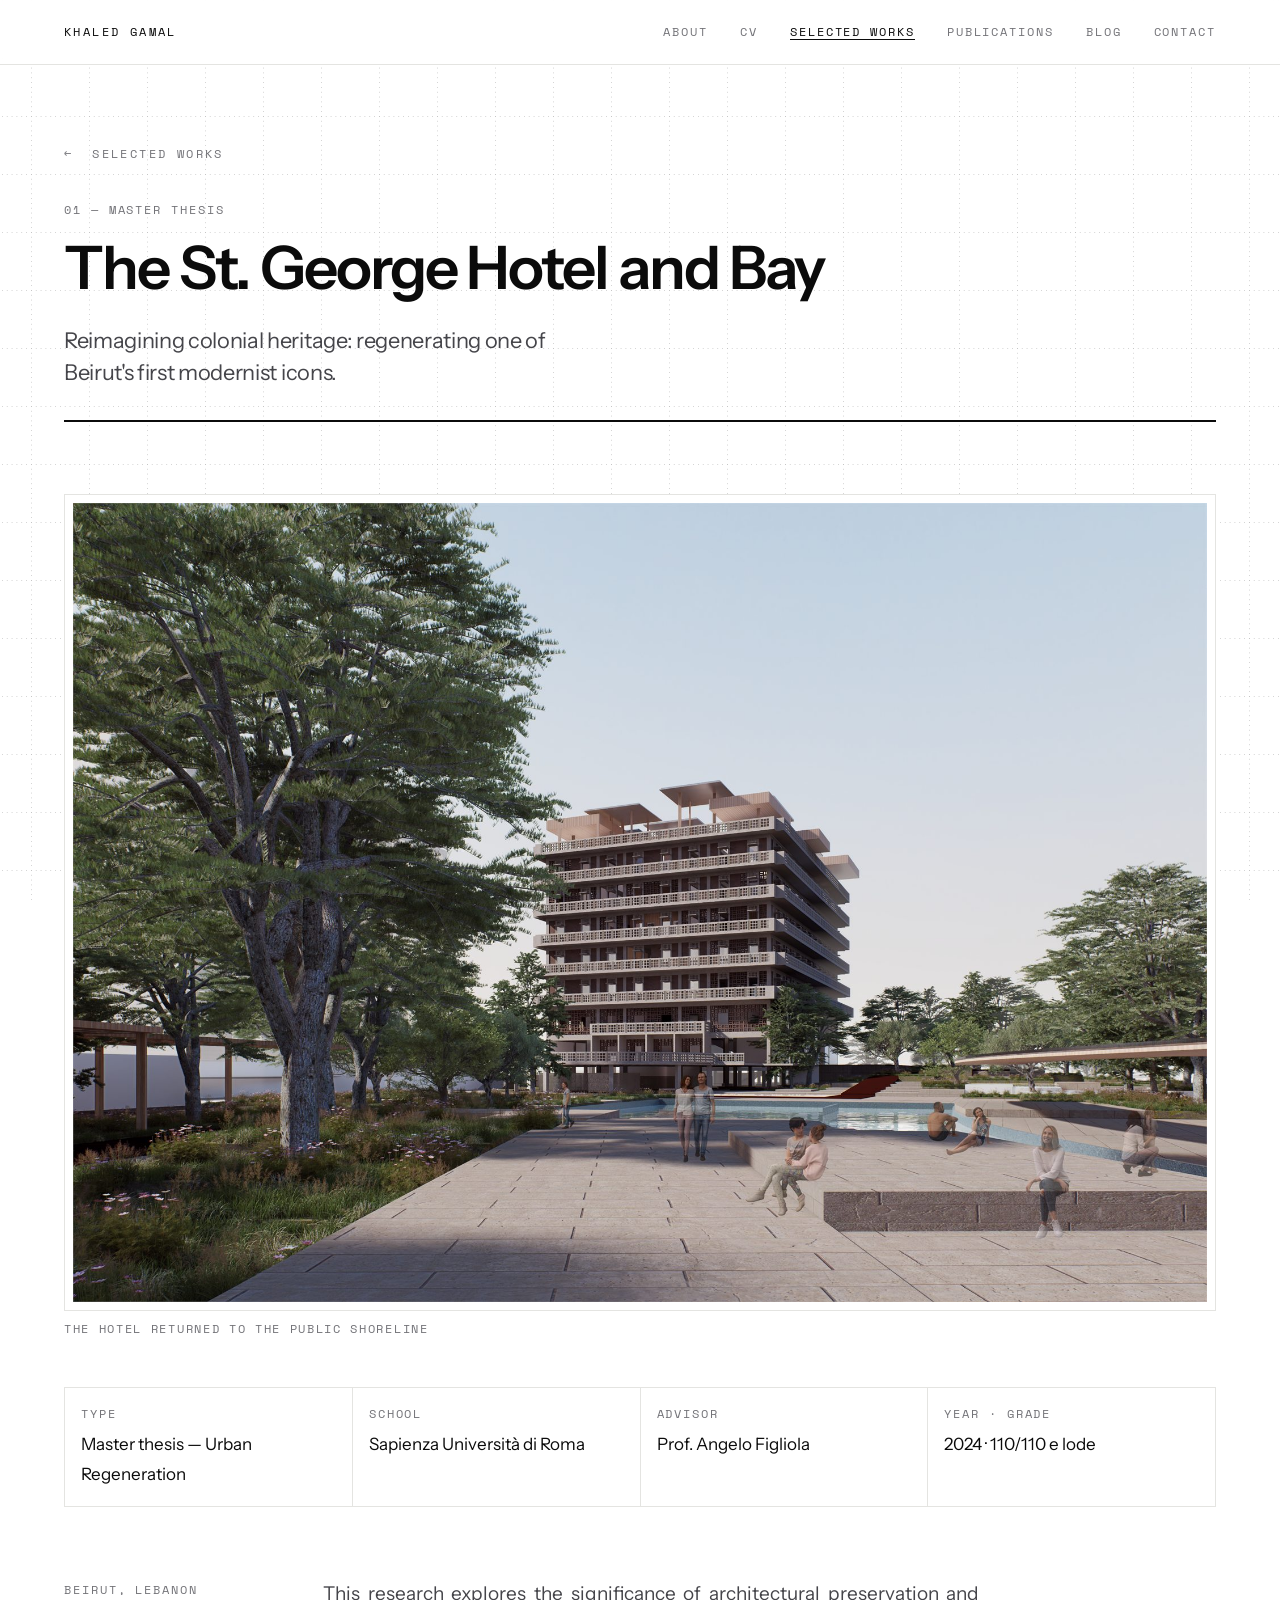
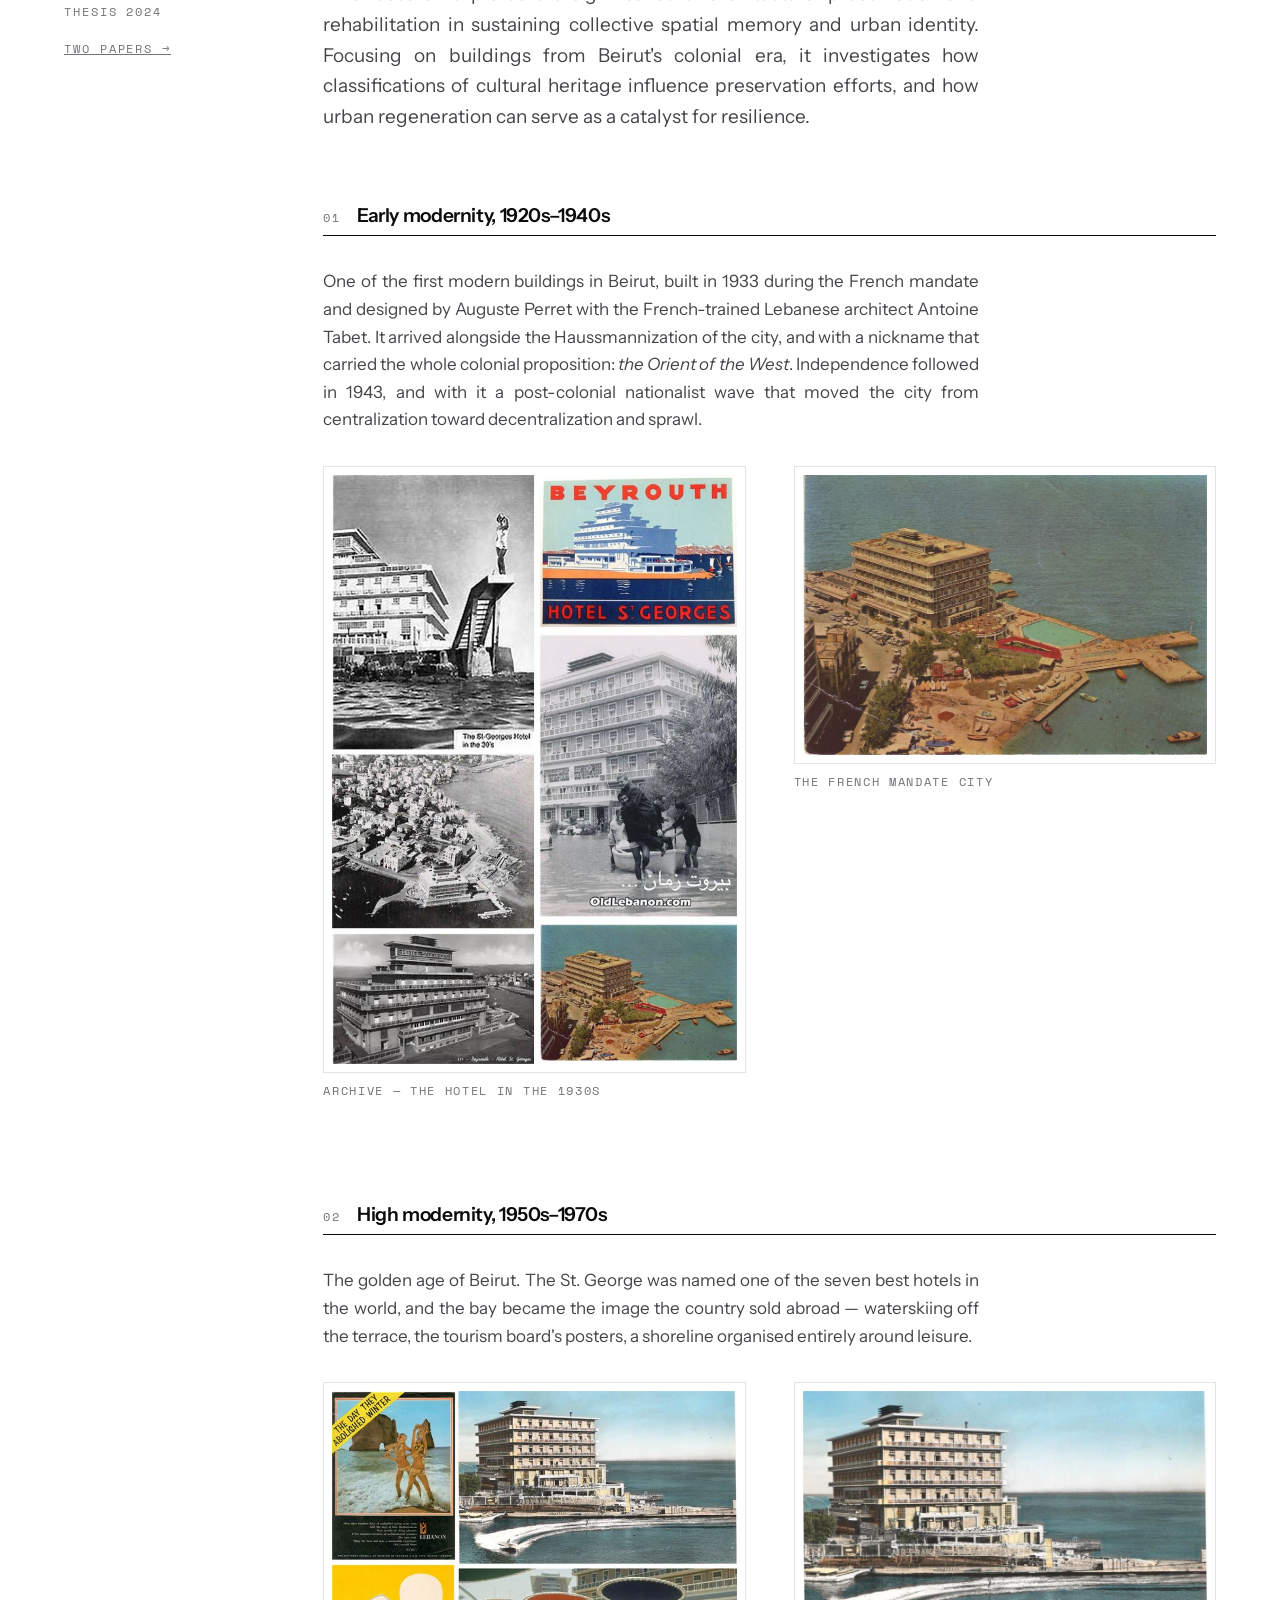
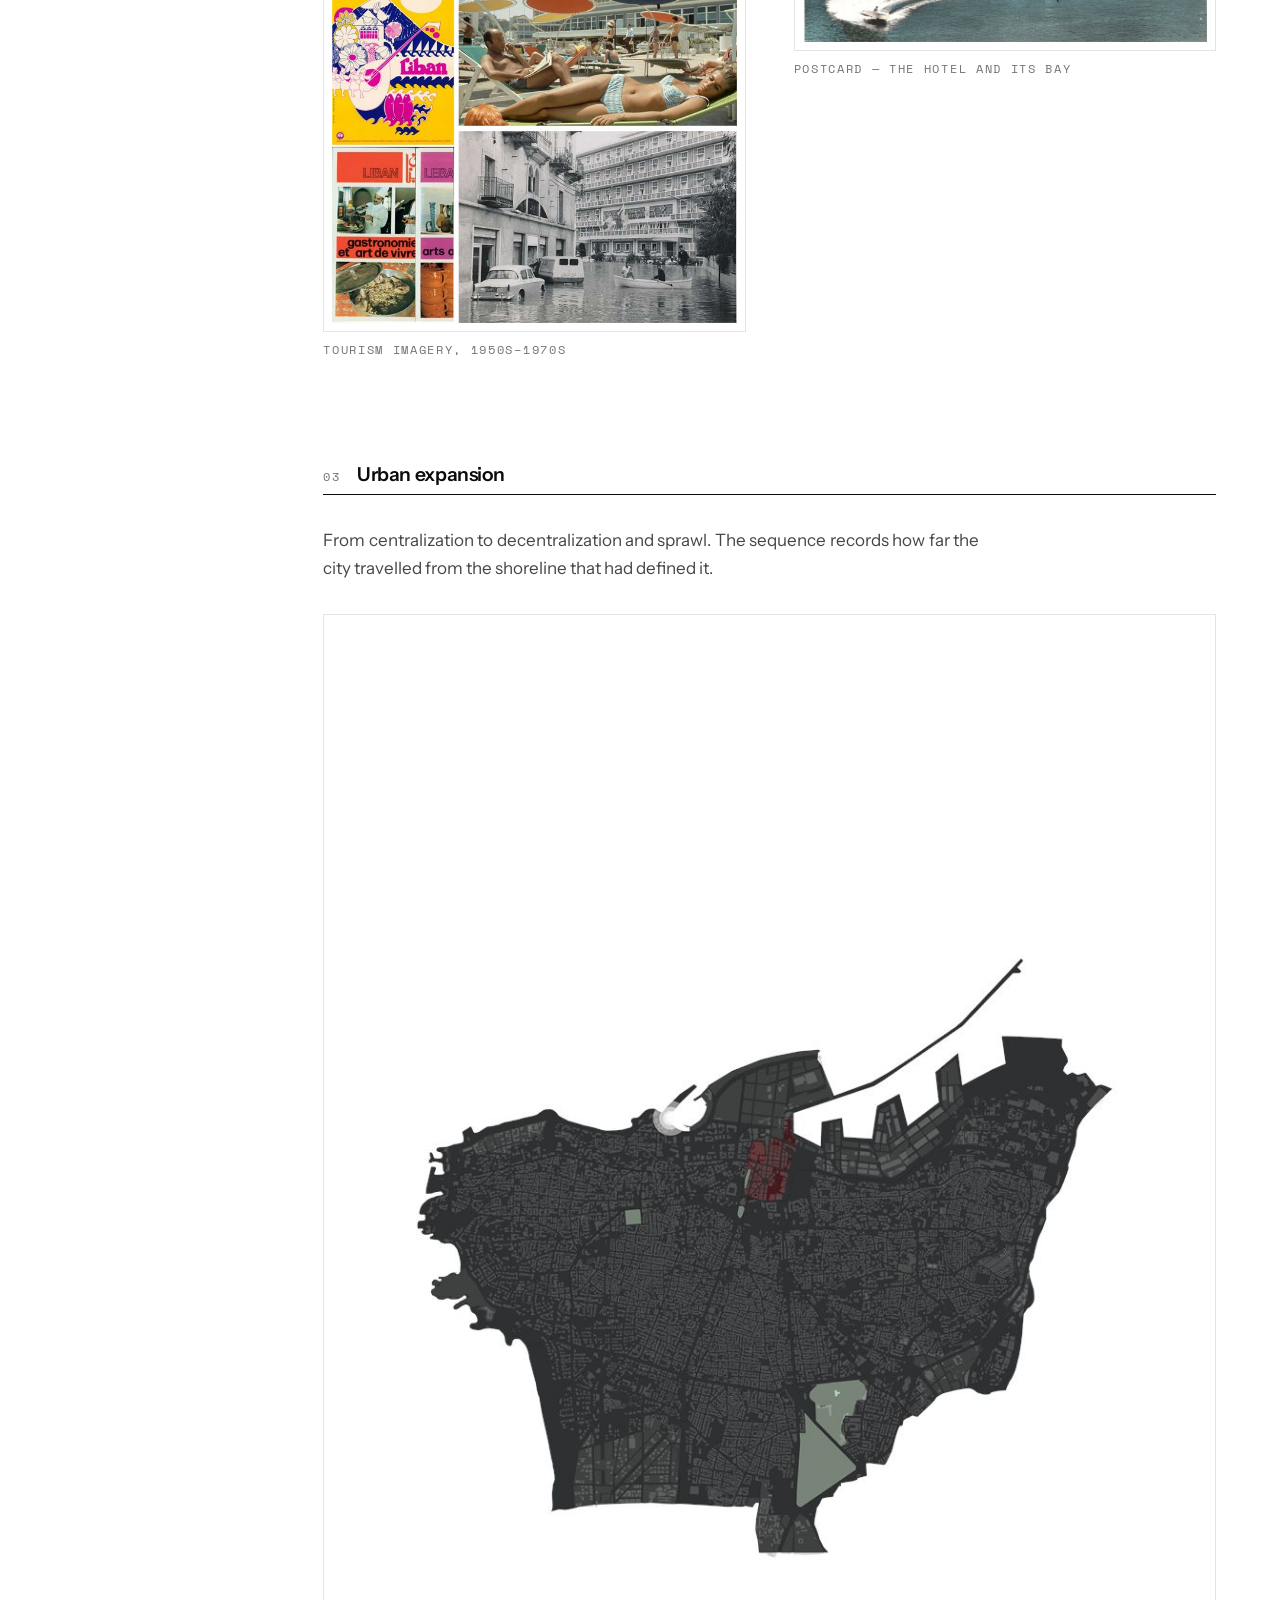
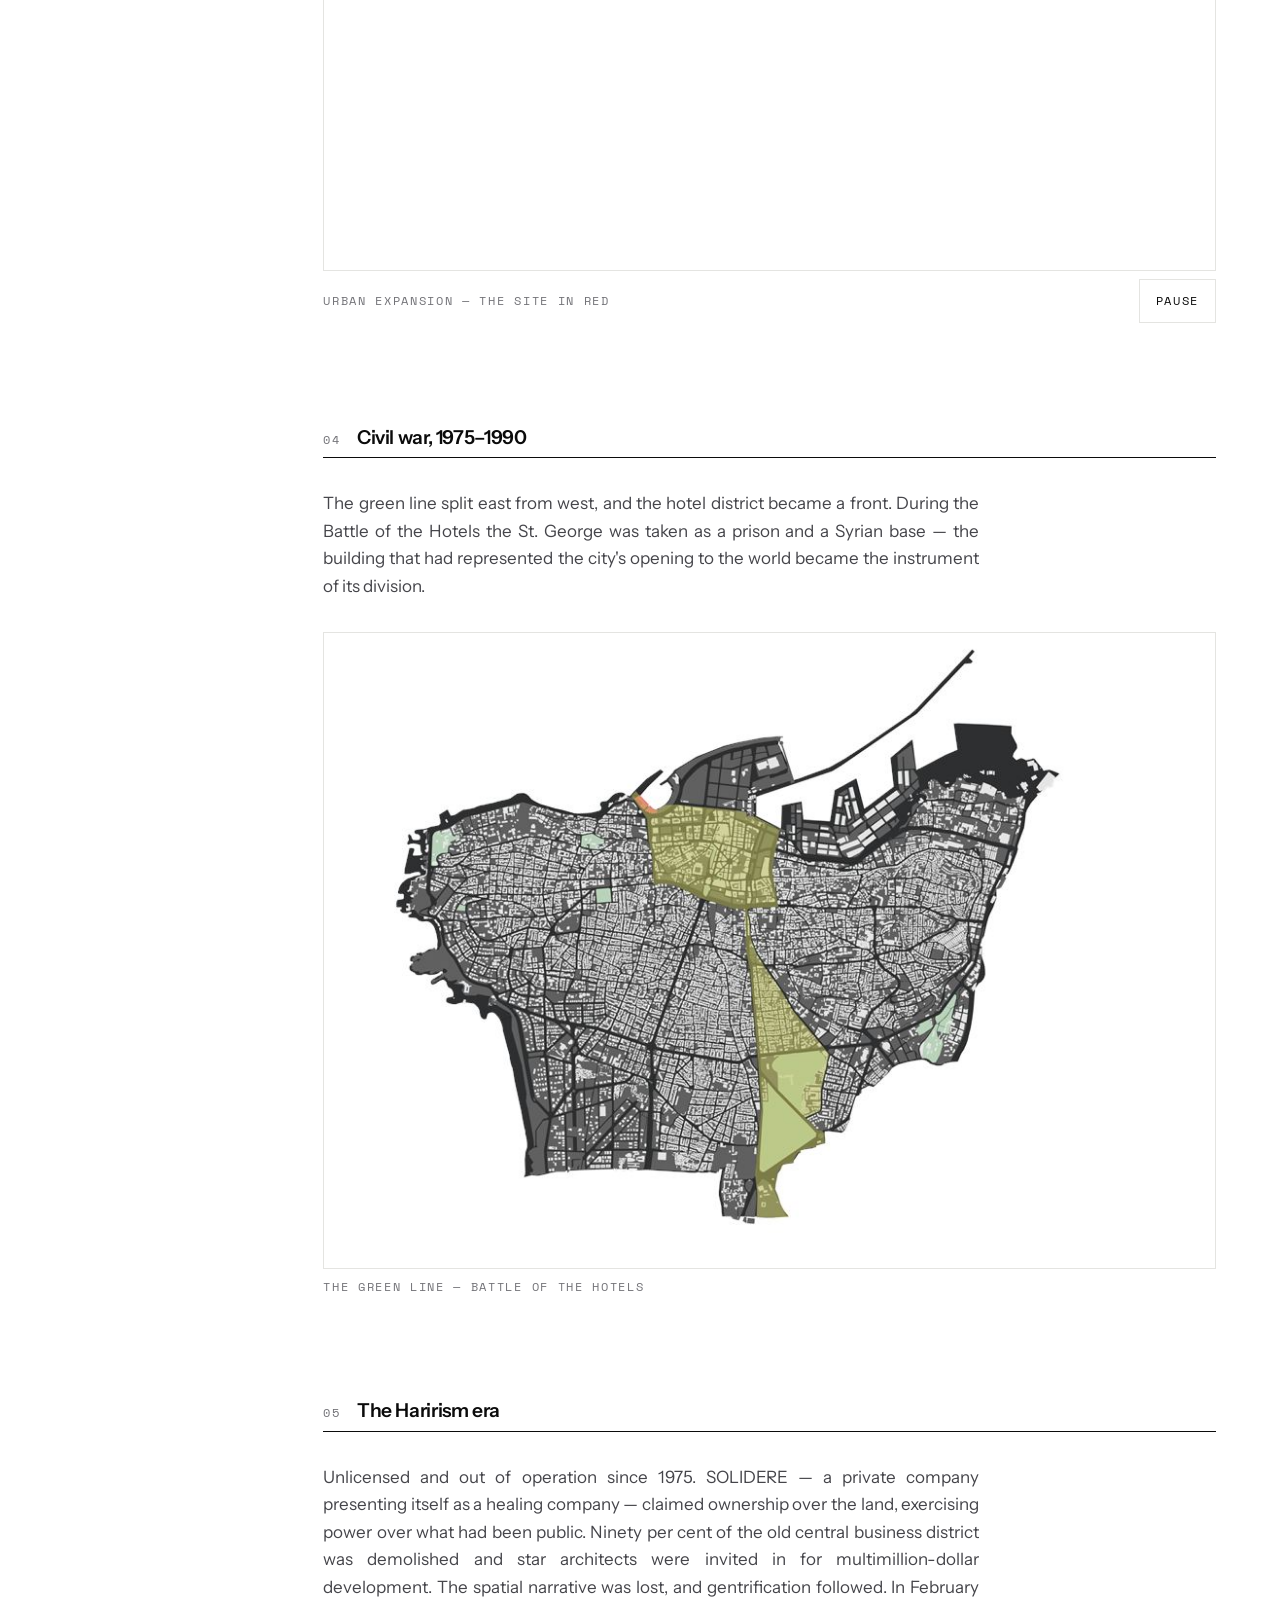
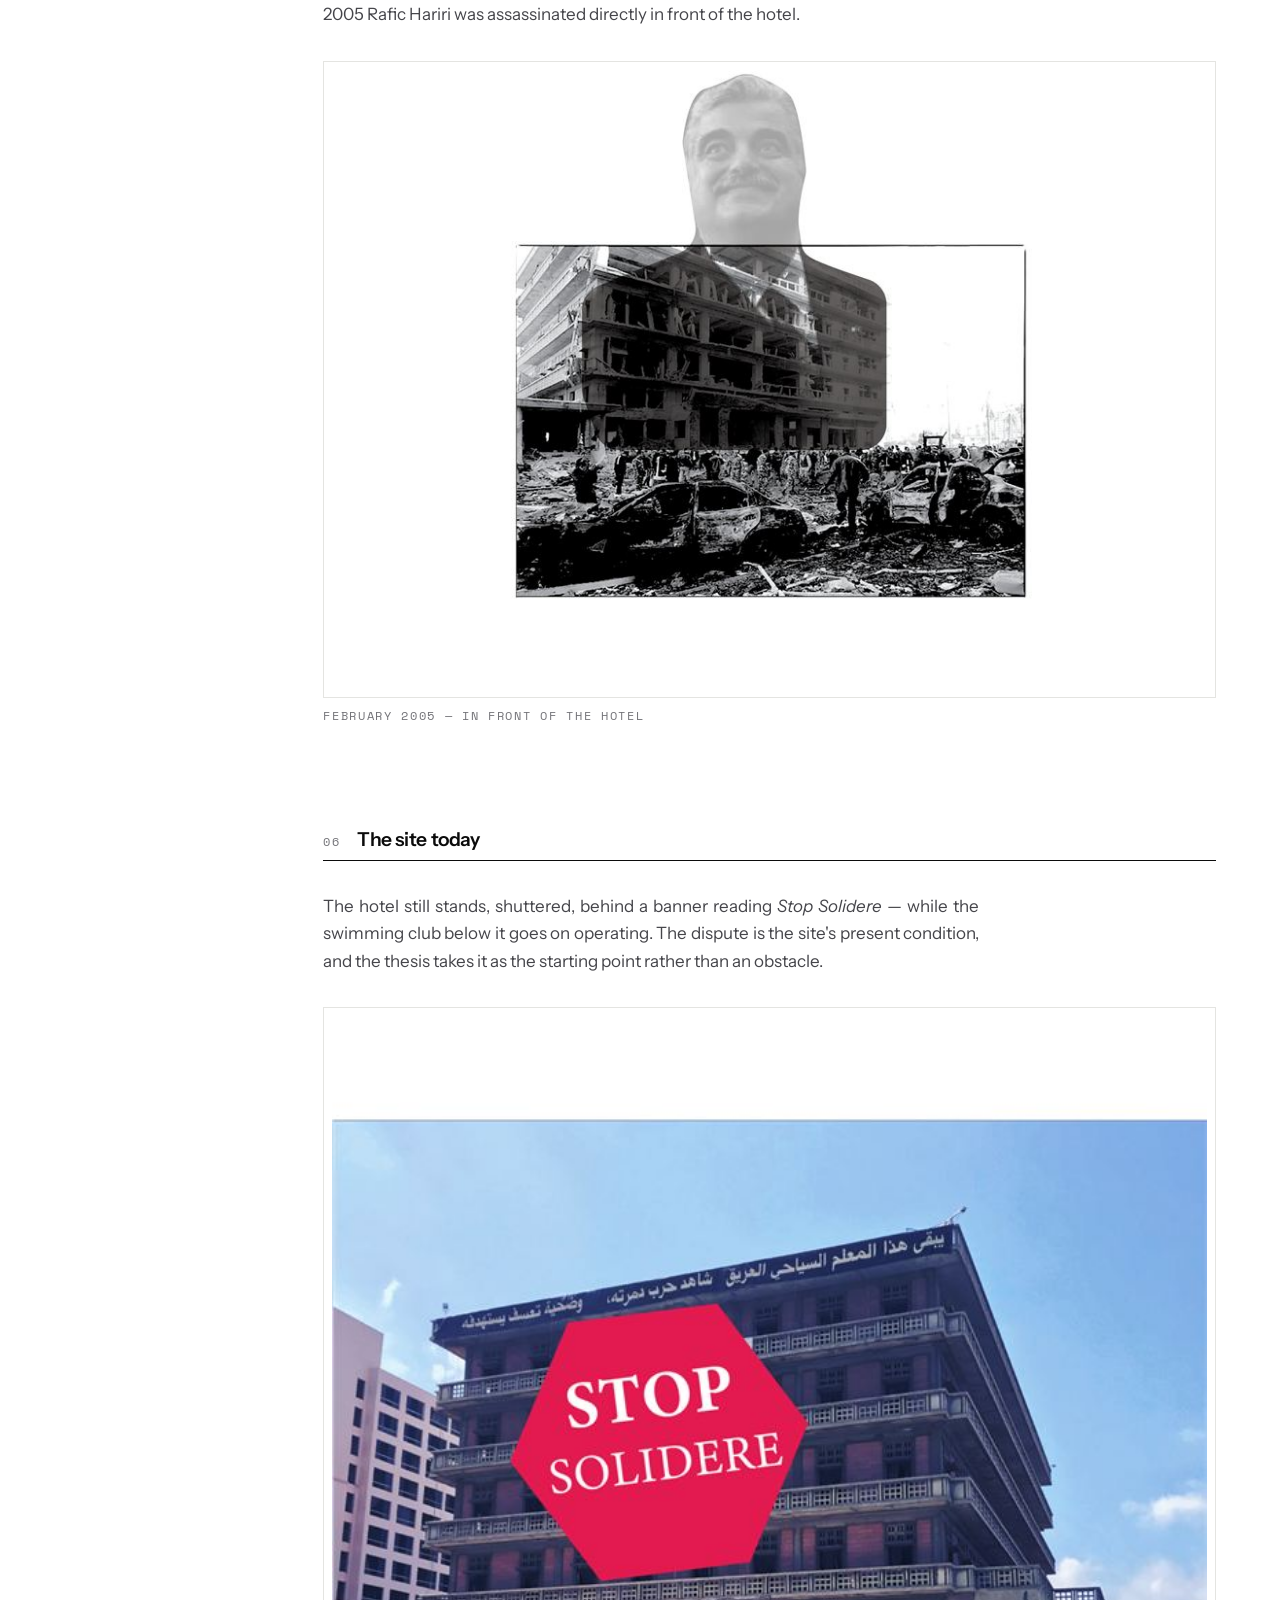
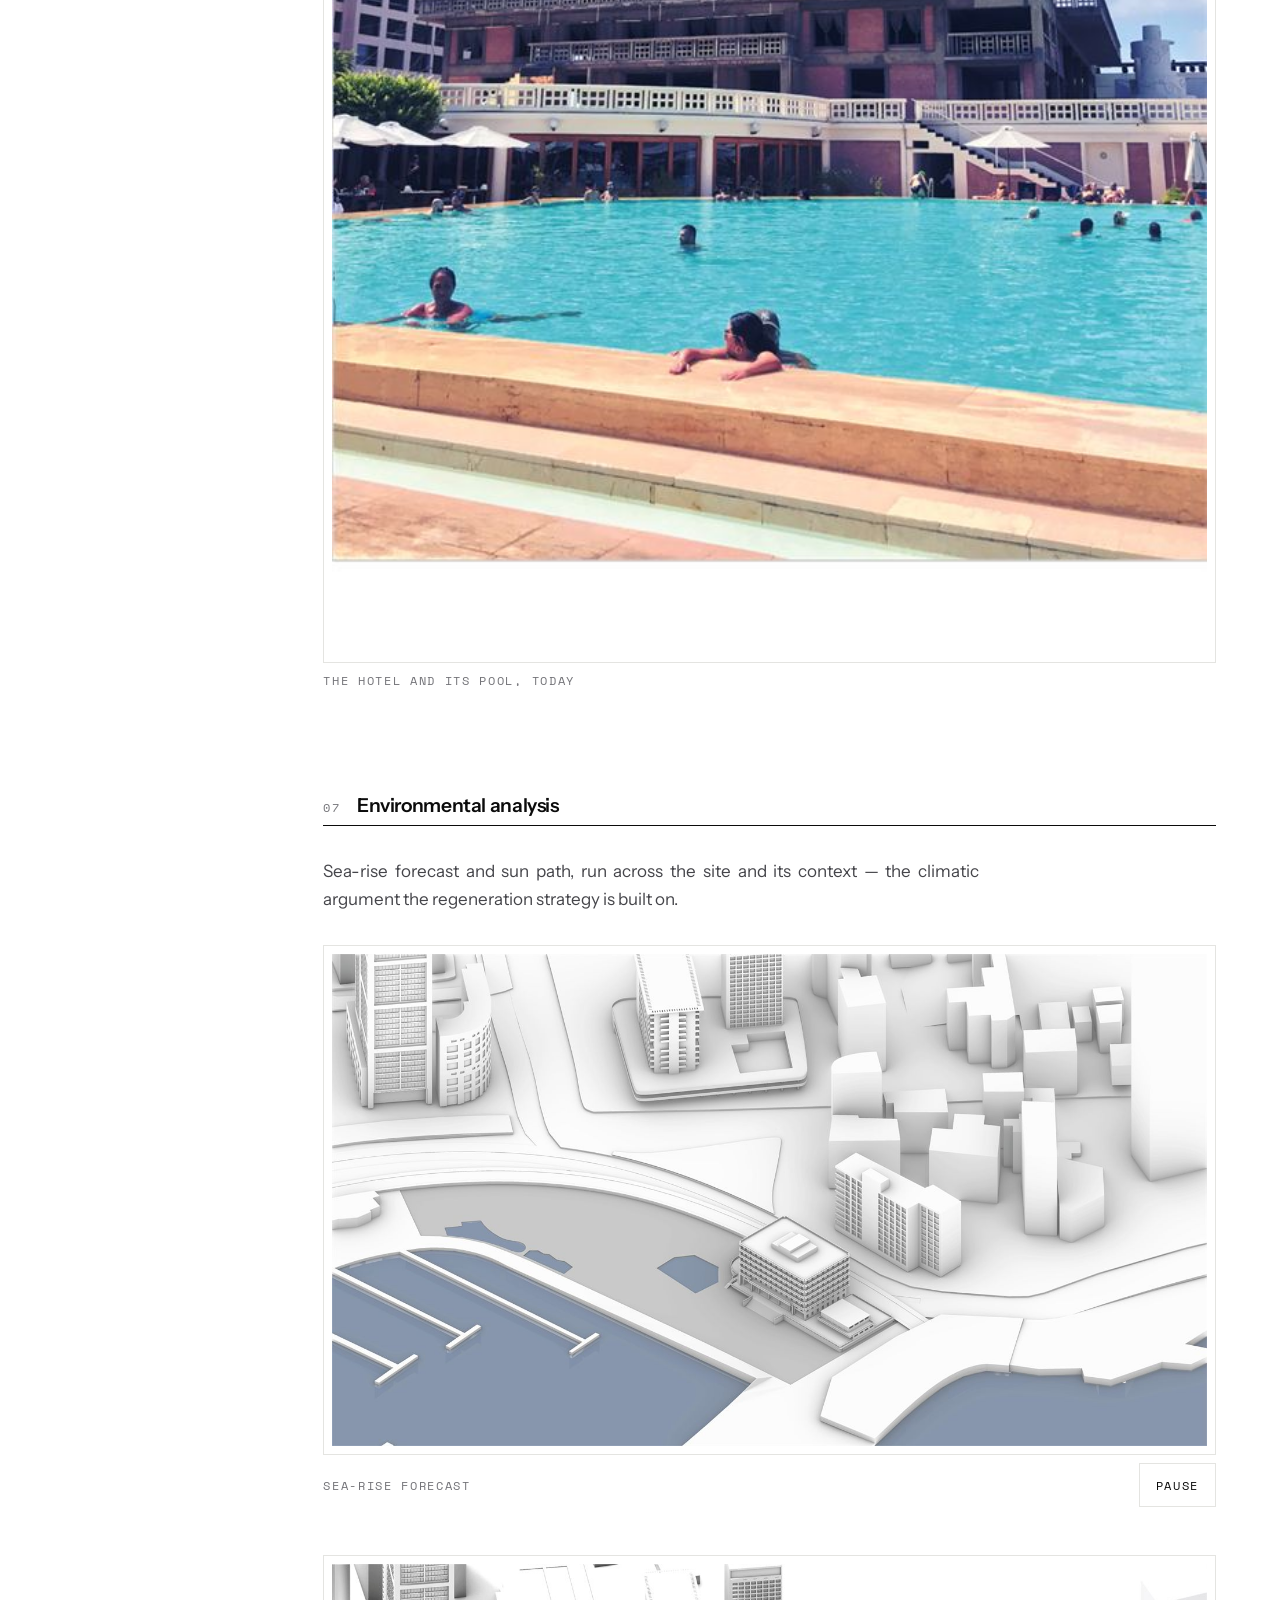
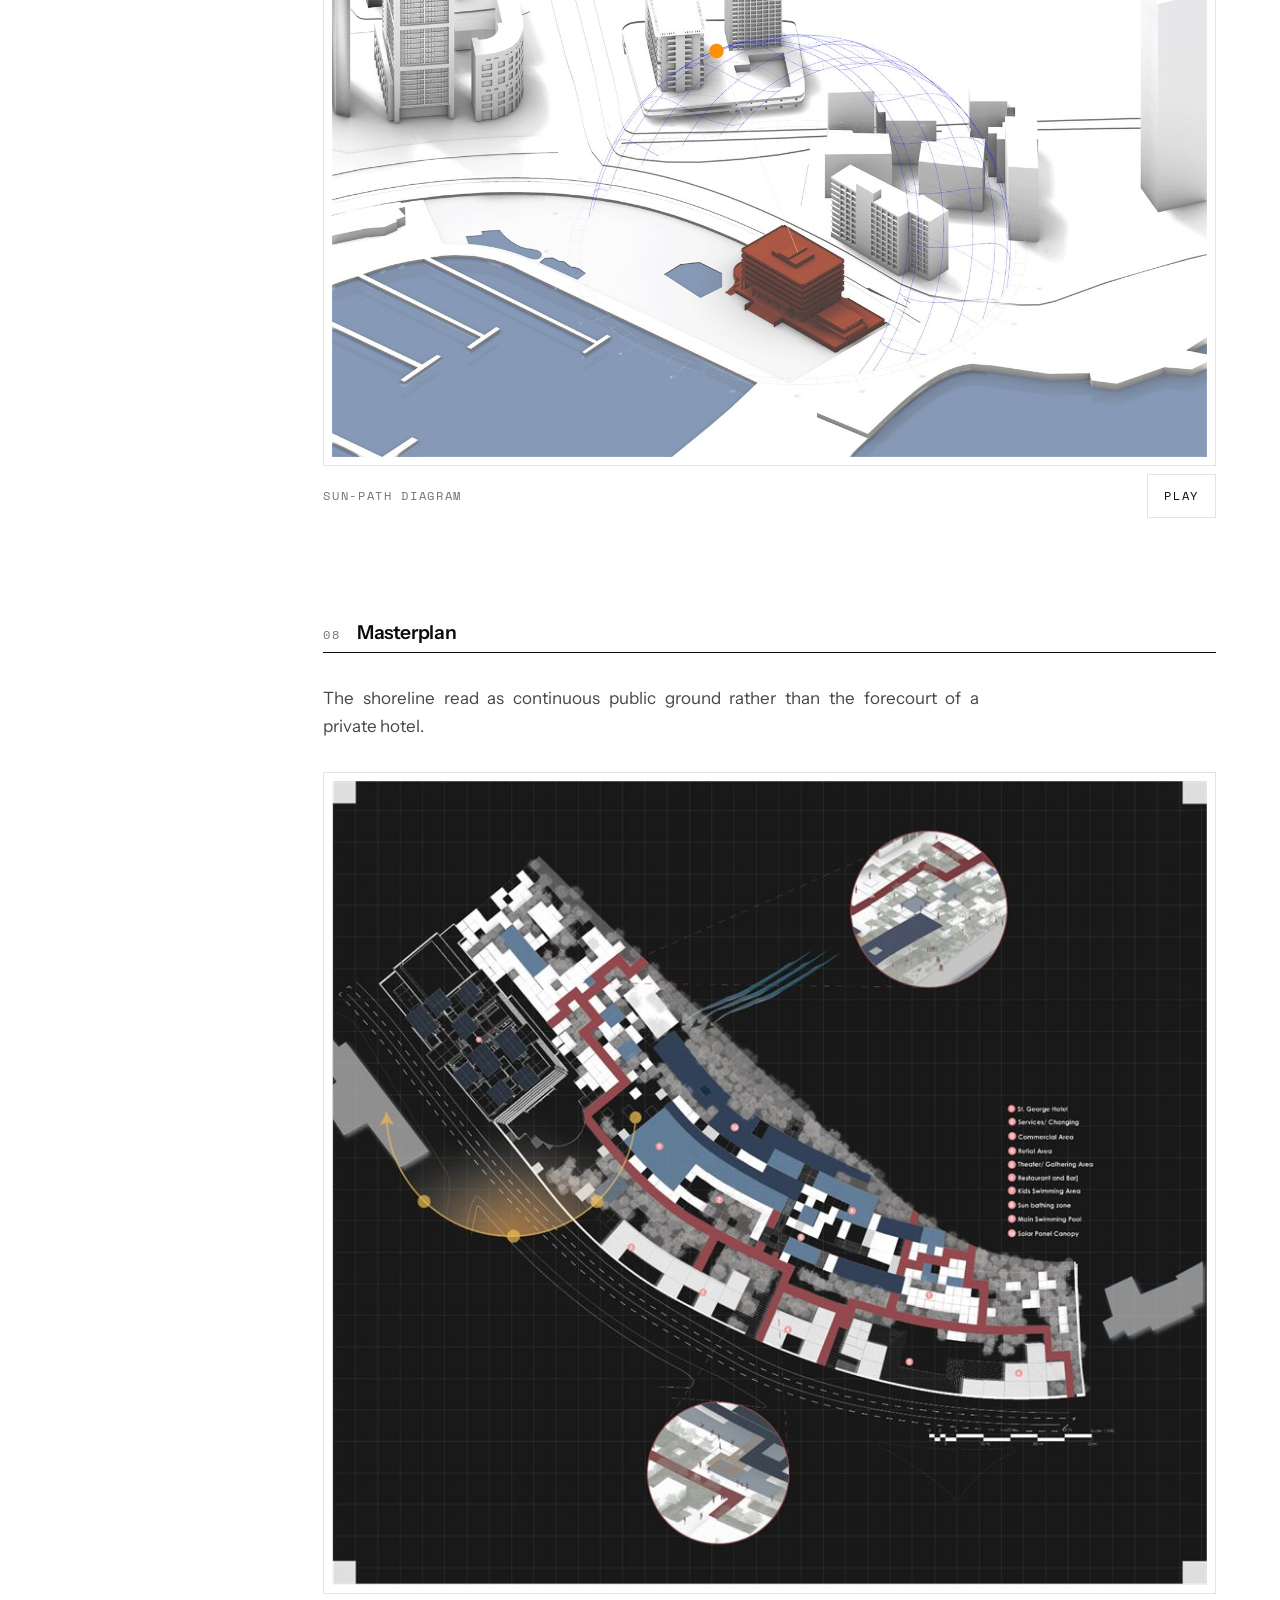
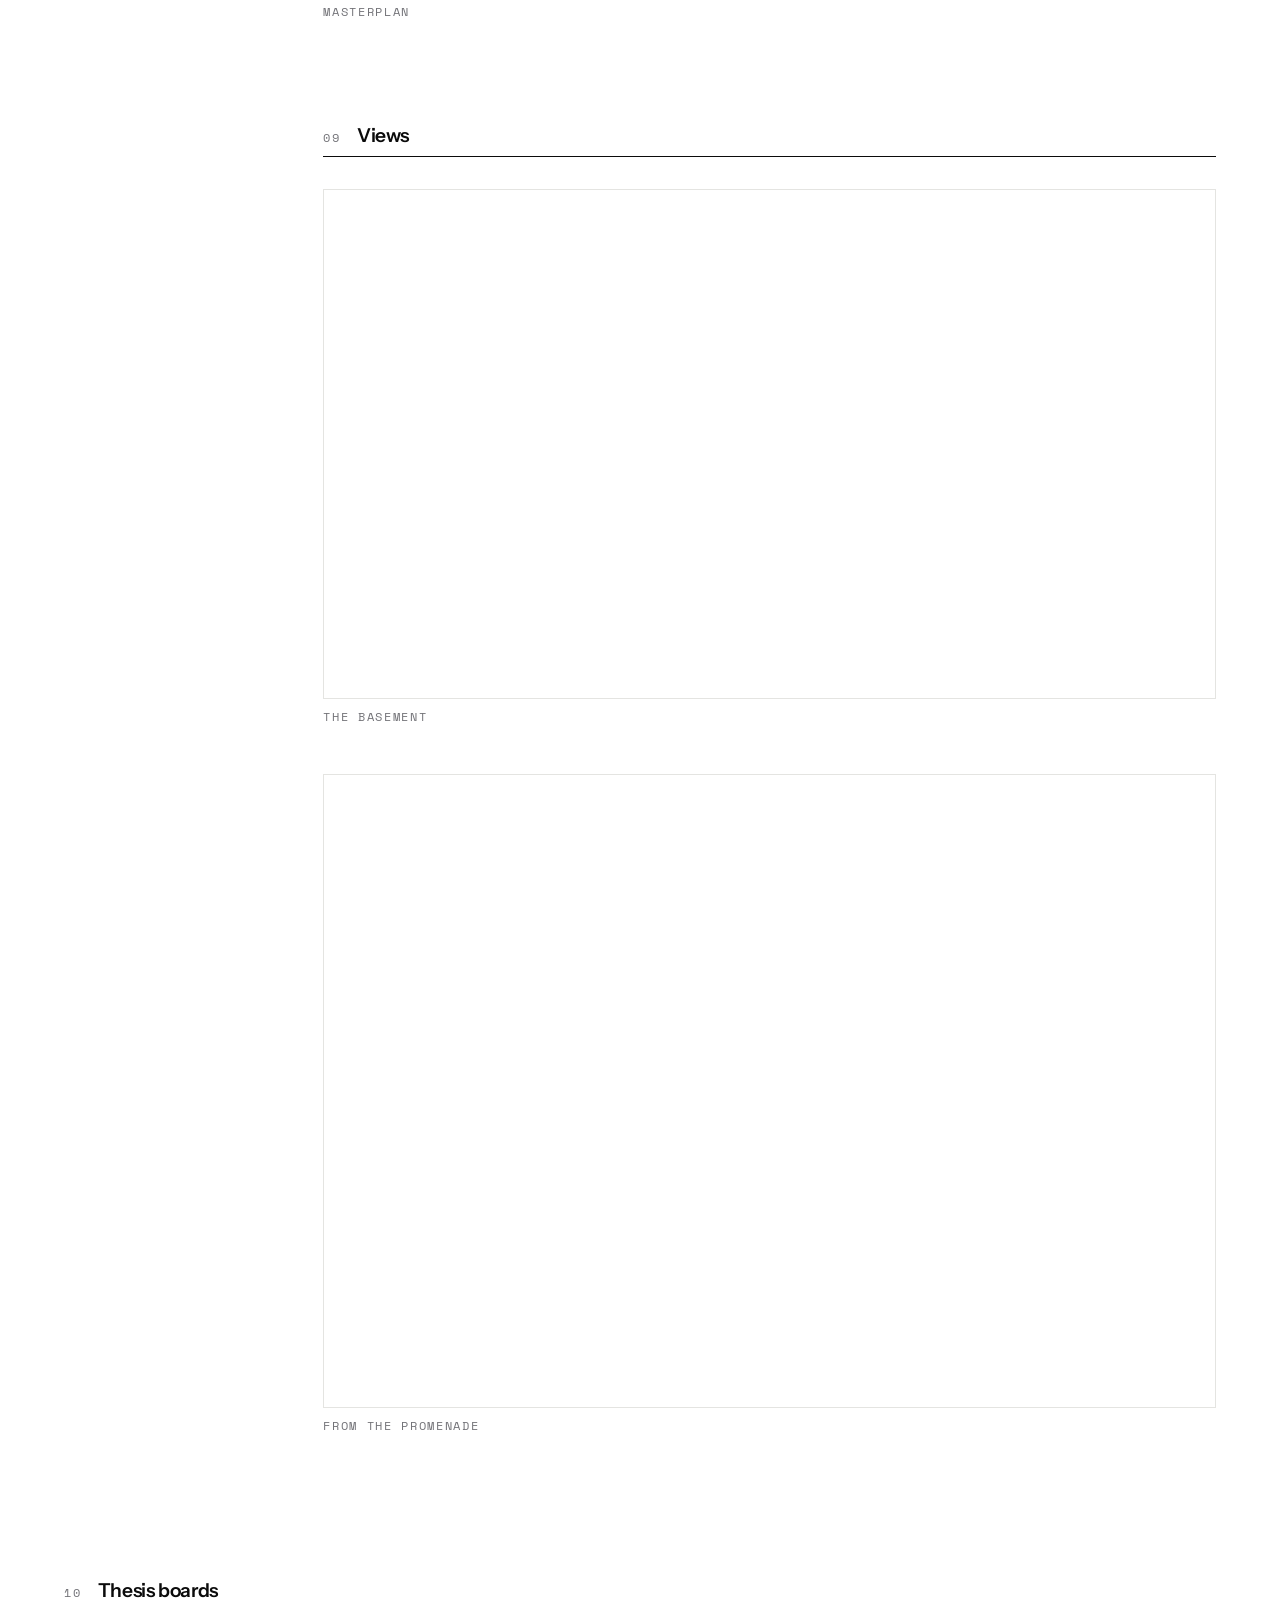
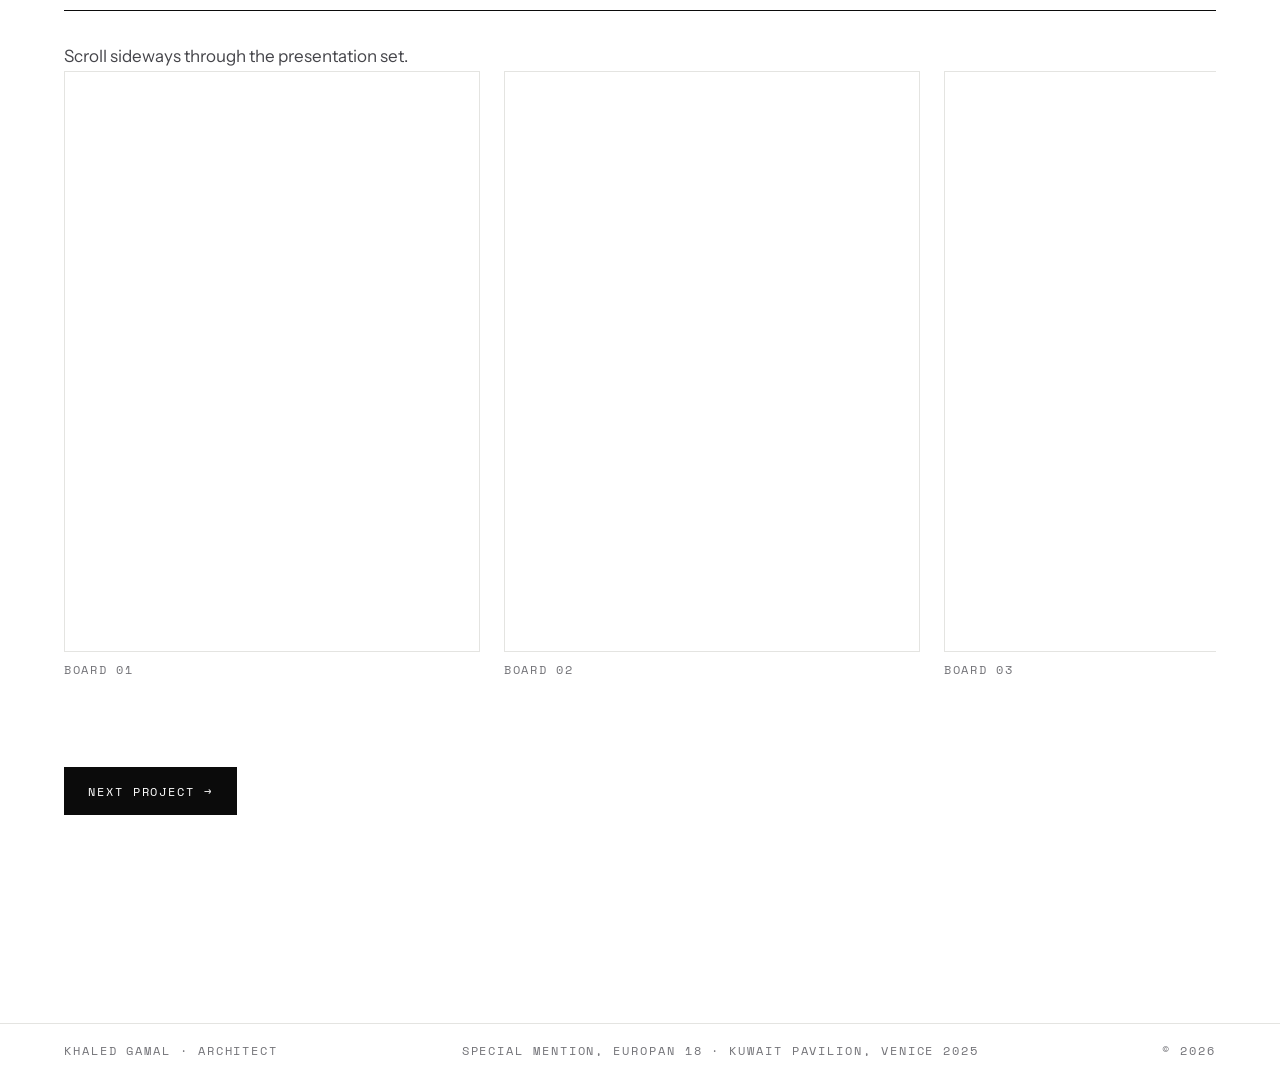
<file: work-saint-george.html>
<!DOCTYPE html>
<html lang="en">
<head>
<meta charset="utf-8">
<meta name="viewport" content="width=device-width, initial-scale=1">
<title>The St. George Hotel and Bay — Khaled Gamal</title>
<meta name="description" content="Master thesis: reimagining colonial heritage and regenerating one of Beirut's first modernist icons.">
<meta property="og:title" content="The St. George Hotel and Bay — Khaled Gamal">
<meta property="og:description" content="Master thesis: reimagining colonial heritage and regenerating one of Beirut's first modernist icons.">
<meta property="og:image" content="assets/img/works/saint-george/view-promenade-thumb.jpg">
<link rel="icon" href="favicon.svg" type="image/svg+xml">
<link rel="preconnect" href="https://fonts.googleapis.com">
<link rel="preconnect" href="https://fonts.gstatic.com" crossorigin>
<link href="https://fonts.googleapis.com/css2?family=Instrument+Sans:wght@400;500;600;700&family=Space+Mono:wght@400;700&display=swap" rel="stylesheet">
<link rel="stylesheet" href="assets/css/site.css">
<script>document.documentElement.classList.add('js');</script>
</head>
<body>

<a class="skip-link" href="#main">Skip to content</a>

<header class="site-head">
  <div class="shell">
    <div class="site-head__inner">
      <a class="mark" href="index.html">Khaled&nbsp;Gamal</a>
      <nav class="nav" aria-label="Main">
        <a class="nav__link" href="about.html">About</a>
        <a class="nav__link" href="cv.html">CV</a>
        <a class="nav__link" aria-current="page" href="works.html">Selected works</a>
        <a class="nav__link" href="publications.html">Publications</a>
        <a class="nav__link" href="blog.html">Blog</a>
        <a class="nav__link" href="contact.html">Contact</a>
      </nav>
      <button class="nav-toggle" type="button" aria-expanded="false" aria-controls="nav-drawer">Index</button>
    </div>
  </div>
  <div class="nav-drawer" id="nav-drawer" data-open="false">
    <div class="shell">
      <a class="nav-drawer__link" href="about.html">About <span>01</span></a>
      <a class="nav-drawer__link" href="cv.html">CV <span>02</span></a>
      <a class="nav-drawer__link" aria-current="page" href="works.html">Selected works <span>03</span></a>
      <a class="nav-drawer__link" href="publications.html">Publications <span>04</span></a>
      <a class="nav-drawer__link" href="blog.html">Blog <span>05</span></a>
      <a class="nav-drawer__link" href="contact.html">Contact <span>06</span></a>
    </div>
  </div>
</header>

<main id="main">
  <div class="shell">
    <div class="page">

      <p><a class="mark" href="works.html" style="color: var(--pencil);">&#8592;&nbsp;&nbsp;Selected works</a></p>

      <div class="page__head" style="margin-top: var(--s-4);">
        <span class="eyebrow page__eyebrow">01 — Master thesis</span>
        <h1 class="page__title">The St. George Hotel and Bay</h1>
        <p class="page__lede">
          Reimagining colonial heritage: regenerating one of Beirut's first
          modernist icons.
        </p>
      </div>

      <figure class="plate plate--wide" style="margin-bottom: var(--s-5);">
        <div class="plate__frame">
          <img src="assets/img/works/saint-george/view-promenade.jpg"
               data-full="assets/img/works/saint-george/view-promenade.jpg"
               alt="Render of the regenerated St. George Hotel seen across a new public promenade"
               width="2000" height="1409" decoding="async">
        </div>
        <figcaption>The hotel returned to the public shoreline</figcaption>
      </figure>

      <div class="metrics" style="margin-bottom: var(--s-6);">
        <div class="metric">
          <span class="metric__key">Type</span>
          <span class="metric__val">Master thesis — Urban Regeneration</span>
        </div>
        <div class="metric">
          <span class="metric__key">School</span>
          <span class="metric__val">Sapienza Università di Roma</span>
        </div>
        <div class="metric">
          <span class="metric__key">Advisor</span>
          <span class="metric__val">Prof. Angelo Figliola</span>
        </div>
        <div class="metric">
          <span class="metric__key">Year · grade</span>
          <span class="metric__val">2024 · 110/110 e lode</span>
        </div>
      </div>

      <div class="sheet">
        <div class="sheet__note sheet__note--sticky">
          <div>Beirut, Lebanon</div>
          <div>Thesis 2024</div>
          <div style="margin-top: var(--s-2);"><a href="publications.html" style="color: inherit;">Two papers &#8594;</a></div>
        </div>

        <div>

          <p class="prose" style="margin-bottom: var(--s-6);">
            This research explores the significance of architectural preservation and
            rehabilitation in sustaining collective spatial memory and urban identity.
            Focusing on buildings from Beirut's colonial era, it investigates how
            classifications of cultural heritage influence preservation efforts, and how
            urban regeneration can serve as a catalyst for resilience.
          </p>

          <!-- 01 -->
          <section class="chapter">
            <div class="chapter__head">
              <span class="chapter__no">01</span>
              <h2 class="chapter__title">Early modernity, 1920s–1940s</h2>
            </div>
            <p class="chapter__text">
              One of the first modern buildings in Beirut, built in 1933 during the
              French mandate and designed by Auguste Perret with the French-trained
              Lebanese architect Antoine Tabet. It arrived alongside the
              Haussmannization of the city, and with a nickname that carried the whole
              colonial proposition: <em>the Orient of the West</em>. Independence
              followed in 1943, and with it a post-colonial nationalist wave that moved
              the city from centralization toward decentralization and sprawl.
            </p>
            <div class="plates">
              <figure class="plate">
                <div class="plate__frame">
                  <img src="assets/img/works/saint-george/picture30-thumb.jpg"
                       data-full="assets/img/works/saint-george/picture30.jpg"
                       alt="Archival photographs and travel posters of the St. Georges Hotel from the 1930s"
                       loading="lazy" decoding="async">
                </div>
                <figcaption>Archive — the hotel in the 1930s</figcaption>
              </figure>
              <figure class="plate">
                <div class="plate__frame">
                  <img src="assets/img/works/saint-george/archive-early-modernity-thumb.jpg"
                       data-full="assets/img/works/saint-george/archive-early-modernity.jpg"
                       alt="Archival material on Beirut's early modern period"
                       loading="lazy" decoding="async">
                </div>
                <figcaption>The French mandate city</figcaption>
              </figure>
            </div>
          </section>

          <!-- 02 -->
          <section class="chapter">
            <div class="chapter__head">
              <span class="chapter__no">02</span>
              <h2 class="chapter__title">High modernity, 1950s–1970s</h2>
            </div>
            <p class="chapter__text">
              The golden age of Beirut. The St. George was named one of the seven best
              hotels in the world, and the bay became the image the country sold abroad —
              waterskiing off the terrace, the tourism board's posters, a shoreline
              organised entirely around leisure.
            </p>
            <div class="plates">
              <figure class="plate">
                <div class="plate__frame">
                  <img src="assets/img/works/saint-george/picture31-thumb.jpg"
                       data-full="assets/img/works/saint-george/picture31.jpg"
                       alt="Tourism posters and photographs of Beirut's golden age, 1950s to 1970s"
                       loading="lazy" decoding="async">
                </div>
                <figcaption>Tourism imagery, 1950s–1970s</figcaption>
              </figure>
              <figure class="plate">
                <div class="plate__frame">
                  <img src="assets/img/works/saint-george/golden-age-postcard-thumb.jpg"
                       data-full="assets/img/works/saint-george/golden-age-postcard.jpg"
                       alt="Hand-coloured postcard of the St. Georges Hotel with a waterskier passing the terrace"
                       loading="lazy" decoding="async">
                </div>
                <figcaption>Postcard — the hotel and its bay</figcaption>
              </figure>
            </div>
          </section>

          <!-- 03 -->
          <section class="chapter">
            <div class="chapter__head">
              <span class="chapter__no">03</span>
              <h2 class="chapter__title">Urban expansion</h2>
            </div>
            <p class="chapter__text">
              From centralization to decentralization and sprawl. The sequence records
              how far the city travelled from the shoreline that had defined it.
            </p>
            <figure class="anim" data-anim data-interval="1100">
              <div class="anim__stage">
                <div class="anim__frames" style="--ar: 918 / 1300;">
                  <img src="assets/img/works/saint-george/anim/urban-expansion-01.jpg" alt="Figure-ground of Beirut's urban expansion, first stage" loading="lazy" decoding="async">
                  <img src="assets/img/works/saint-george/anim/urban-expansion-02.jpg" alt="" aria-hidden="true" loading="lazy" decoding="async">
                  <img src="assets/img/works/saint-george/anim/urban-expansion-03.jpg" alt="" aria-hidden="true" loading="lazy" decoding="async">
                  <img src="assets/img/works/saint-george/anim/urban-expansion-04.jpg" alt="" aria-hidden="true" loading="lazy" decoding="async">
                  <img src="assets/img/works/saint-george/anim/urban-expansion-05.jpg" alt="Figure-ground of Beirut's urban expansion, final stage" loading="lazy" decoding="async">
                </div>
              </div>
              <div class="anim__bar">
                <figcaption class="anim__caption">Urban expansion — the site in red</figcaption>
                <button class="anim__toggle" type="button" aria-pressed="true">Pause</button>
              </div>
            </figure>
          </section>

          <!-- 04 -->
          <section class="chapter">
            <div class="chapter__head">
              <span class="chapter__no">04</span>
              <h2 class="chapter__title">Civil war, 1975–1990</h2>
            </div>
            <p class="chapter__text">
              The green line split east from west, and the hotel district became a
              front. During the Battle of the Hotels the St. George was taken as a prison
              and a Syrian base — the building that had represented the city's opening to
              the world became the instrument of its division.
            </p>
            <div class="plates plates--single">
              <figure class="plate">
                <div class="plate__frame">
                  <img src="assets/img/works/saint-george/civil-war-hotels-thumb.jpg"
                       data-full="assets/img/works/saint-george/civil-war-hotels.jpg"
                       alt="Documentation of the Battle of the Hotels and the green line dividing east and west Beirut"
                       loading="lazy" decoding="async">
                </div>
                <figcaption>The green line — Battle of the Hotels</figcaption>
              </figure>
            </div>
          </section>

          <!-- 05 -->
          <section class="chapter">
            <div class="chapter__head">
              <span class="chapter__no">05</span>
              <h2 class="chapter__title">The Harirism era</h2>
            </div>
            <p class="chapter__text">
              Unlicensed and out of operation since 1975. SOLIDERE — a private company
              presenting itself as a healing company — claimed ownership over the land,
              exercising power over what had been public. Ninety per cent of the old
              central business district was demolished and star architects were invited
              in for multimillion-dollar development. The spatial narrative was lost, and
              gentrification followed. In February 2005 Rafic Hariri was assassinated
              directly in front of the hotel.
            </p>
            <div class="plates plates--single">
              <figure class="plate">
                <div class="plate__frame">
                  <img src="assets/img/works/saint-george/hariri-assassination-thumb.jpg"
                       data-full="assets/img/works/saint-george/hariri-assassination.jpg"
                       alt="The bombed facade of the St. George Hotel after the 2005 assassination, overlaid with a portrait of Rafic Hariri"
                       loading="lazy" decoding="async">
                </div>
                <figcaption>February 2005 — in front of the hotel</figcaption>
              </figure>
            </div>
          </section>

          <!-- 06 -->
          <section class="chapter">
            <div class="chapter__head">
              <span class="chapter__no">06</span>
              <h2 class="chapter__title">The site today</h2>
            </div>
            <p class="chapter__text">
              The hotel still stands, shuttered, behind a banner reading
              <em>Stop Solidere</em> — while the swimming club below it goes on
              operating. The dispute is the site's present condition, and the thesis
              takes it as the starting point rather than an obstacle.
            </p>
            <div class="plates plates--single">
              <figure class="plate">
                <div class="plate__frame">
                  <img src="assets/img/works/saint-george/stop-solidere-thumb.jpg"
                       data-full="assets/img/works/saint-george/stop-solidere.jpg"
                       alt="The derelict St. George Hotel behind a Stop Solidere banner, with the swimming pool in use below"
                       loading="lazy" decoding="async">
                </div>
                <figcaption>The hotel and its pool, today</figcaption>
              </figure>
            </div>
          </section>

          <!-- 07 -->
          <section class="chapter">
            <div class="chapter__head">
              <span class="chapter__no">07</span>
              <h2 class="chapter__title">Environmental analysis</h2>
            </div>
            <p class="chapter__text">
              Sea-rise forecast and sun path, run across the site and its context — the
              climatic argument the regeneration strategy is built on.
            </p>

            <figure class="anim" data-anim data-interval="1400" style="margin-bottom: var(--s-5);">
              <div class="anim__stage">
                <div class="anim__frames" style="--ar: 1500 / 844;">
                  <img src="assets/img/works/saint-george/anim/sea-level-rise-01.jpg" alt="Sea level rise forecast across the bay, first stage" loading="lazy" decoding="async">
                  <img src="assets/img/works/saint-george/anim/sea-level-rise-02.jpg" alt="" aria-hidden="true" loading="lazy" decoding="async">
                  <img src="assets/img/works/saint-george/anim/sea-level-rise-03.jpg" alt="Sea level rise forecast across the bay, final stage" loading="lazy" decoding="async">
                </div>
              </div>
              <div class="anim__bar">
                <figcaption class="anim__caption">Sea-rise forecast</figcaption>
                <button class="anim__toggle" type="button" aria-pressed="true">Pause</button>
              </div>
            </figure>

            <figure class="anim" data-anim data-interval="420">
              <div class="anim__stage">
                <div class="anim__frames" style="--ar: 1500 / 844;">
                  <img src="assets/img/works/saint-george/anim/sun-path-01.jpg" alt="Sun path study across the site through the day" loading="lazy" decoding="async">
                  <img src="assets/img/works/saint-george/anim/sun-path-02.jpg" alt="" aria-hidden="true" loading="lazy" decoding="async">
                  <img src="assets/img/works/saint-george/anim/sun-path-03.jpg" alt="" aria-hidden="true" loading="lazy" decoding="async">
                  <img src="assets/img/works/saint-george/anim/sun-path-04.jpg" alt="" aria-hidden="true" loading="lazy" decoding="async">
                  <img src="assets/img/works/saint-george/anim/sun-path-05.jpg" alt="" aria-hidden="true" loading="lazy" decoding="async">
                  <img src="assets/img/works/saint-george/anim/sun-path-06.jpg" alt="" aria-hidden="true" loading="lazy" decoding="async">
                  <img src="assets/img/works/saint-george/anim/sun-path-07.jpg" alt="" aria-hidden="true" loading="lazy" decoding="async">
                  <img src="assets/img/works/saint-george/anim/sun-path-08.jpg" alt="" aria-hidden="true" loading="lazy" decoding="async">
                  <img src="assets/img/works/saint-george/anim/sun-path-09.jpg" alt="" aria-hidden="true" loading="lazy" decoding="async">
                  <img src="assets/img/works/saint-george/anim/sun-path-10.jpg" alt="" aria-hidden="true" loading="lazy" decoding="async">
                  <img src="assets/img/works/saint-george/anim/sun-path-11.jpg" alt="Sun path study, final position" loading="lazy" decoding="async">
                </div>
              </div>
              <div class="anim__bar">
                <figcaption class="anim__caption">Sun-path diagram</figcaption>
                <button class="anim__toggle" type="button" aria-pressed="true">Pause</button>
              </div>
            </figure>
          </section>

          <!-- 08 -->
          <section class="chapter">
            <div class="chapter__head">
              <span class="chapter__no">08</span>
              <h2 class="chapter__title">Masterplan</h2>
            </div>
            <p class="chapter__text">
              The shoreline read as continuous public ground rather than the forecourt
              of a private hotel.
            </p>
            <div class="plates plates--single">
              <figure class="plate">
                <div class="plate__frame">
                  <img src="assets/img/works/saint-george/masterplan-thumb.jpg"
                       data-full="assets/img/works/saint-george/masterplan.jpg"
                       alt="Masterplan of the proposed intervention along the St. George bay"
                       loading="lazy" decoding="async">
                </div>
                <figcaption>Masterplan</figcaption>
              </figure>
            </div>
          </section>

          <!-- 09 -->
          <section class="chapter">
            <div class="chapter__head">
              <span class="chapter__no">09</span>
              <h2 class="chapter__title">Views</h2>
            </div>
            <div class="plates">
              <figure class="plate plate--wide">
                <div class="plate__frame">
                  <img src="assets/img/works/saint-george/basement-thumb.jpg"
                       data-full="assets/img/works/saint-george/basement.jpg"
                       alt="Interior view of the basement water court between the existing concrete frame"
                       loading="lazy" decoding="async">
                </div>
                <figcaption>The basement</figcaption>
              </figure>
              <figure class="plate plate--wide">
                <div class="plate__frame">
                  <img src="assets/img/works/saint-george/view-promenade-thumb.jpg"
                       data-full="assets/img/works/saint-george/view-promenade.jpg"
                       alt="Exterior view of the regenerated hotel from the public promenade"
                       loading="lazy" decoding="async">
                </div>
                <figcaption>From the promenade</figcaption>
              </figure>
            </div>
          </section>

        </div>
      </div>

      <!-- boards: a horizontal scroll of the full presentation set -->
      <section class="chapter" style="margin-top: var(--s-8);">
        <div class="chapter__head">
          <span class="chapter__no">10</span>
          <h2 class="chapter__title">Thesis boards</h2>
        </div>
        <p class="chapter__text">Scroll sideways through the presentation set.</p>
      </section>

      <div class="strip" tabindex="0" role="region" aria-label="Thesis boards, scroll horizontally">
        <figure class="strip__item plate">
          <div class="plate__frame"><img src="assets/img/works/saint-george/board-01-thumb.jpg" data-full="assets/img/works/saint-george/board-01.jpg" alt="Thesis board 1" loading="lazy" decoding="async"></div>
          <figcaption>Board 01</figcaption>
        </figure>
        <figure class="strip__item plate">
          <div class="plate__frame"><img src="assets/img/works/saint-george/board-02-thumb.jpg" data-full="assets/img/works/saint-george/board-02.jpg" alt="Thesis board 2" loading="lazy" decoding="async"></div>
          <figcaption>Board 02</figcaption>
        </figure>
        <figure class="strip__item plate">
          <div class="plate__frame"><img src="assets/img/works/saint-george/board-03-thumb.jpg" data-full="assets/img/works/saint-george/board-03.jpg" alt="Thesis board 3" loading="lazy" decoding="async"></div>
          <figcaption>Board 03</figcaption>
        </figure>
        <figure class="strip__item plate">
          <div class="plate__frame"><img src="assets/img/works/saint-george/board-04-thumb.jpg" data-full="assets/img/works/saint-george/board-04.jpg" alt="Thesis board 4" loading="lazy" decoding="async"></div>
          <figcaption>Board 04</figcaption>
        </figure>
        <figure class="strip__item plate">
          <div class="plate__frame"><img src="assets/img/works/saint-george/board-05-thumb.jpg" data-full="assets/img/works/saint-george/board-05.jpg" alt="Thesis board 5" loading="lazy" decoding="async"></div>
          <figcaption>Board 05</figcaption>
        </figure>
        <figure class="strip__item plate">
          <div class="plate__frame"><img src="assets/img/works/saint-george/board-06-thumb.jpg" data-full="assets/img/works/saint-george/board-06.jpg" alt="Thesis board 6 — exploded axonometric" loading="lazy" decoding="async"></div>
          <figcaption>Board 06 — exploded</figcaption>
        </figure>
      </div>

      <div class="shell" style="padding-inline: 0;">
        <p style="margin-top: var(--s-6);">
          <a class="btn" href="work-europan-18.html">Next project &#8594;</a>
        </p>
      </div>

    </div>
  </div>

</main>

<footer class="foot">
  <div class="shell">
    <div class="foot__inner">
      <span><a href="index.html">Khaled Gamal · Architect</a></span>
      <span>Special Mention, Europan 18 · Kuwait Pavilion, Venice 2025</span>
      <span>© <span data-year>2026</span></span>
    </div>
  </div>
</footer>

<div class="lb" id="lightbox" data-open="false" role="dialog" aria-modal="true" aria-label="Image viewer">
  <div class="lb__bar">
    <span data-lb-counter>1 / 1</span>
    <button class="lb__btn" type="button" data-lb-close aria-label="Close viewer">Close</button>
  </div>
  <div class="lb__stage"></div>
  <div class="lb__bar">
    <span data-lb-caption></span>
    <span class="lb__nav">
      <button class="lb__btn" type="button" data-lb-prev aria-label="Previous image">&#8592;</button>
      <button class="lb__btn" type="button" data-lb-next aria-label="Next image">&#8594;</button>
    </span>
  </div>
</div>
<script src="assets/js/site.js" defer></script>
</body>
</html>
</file>
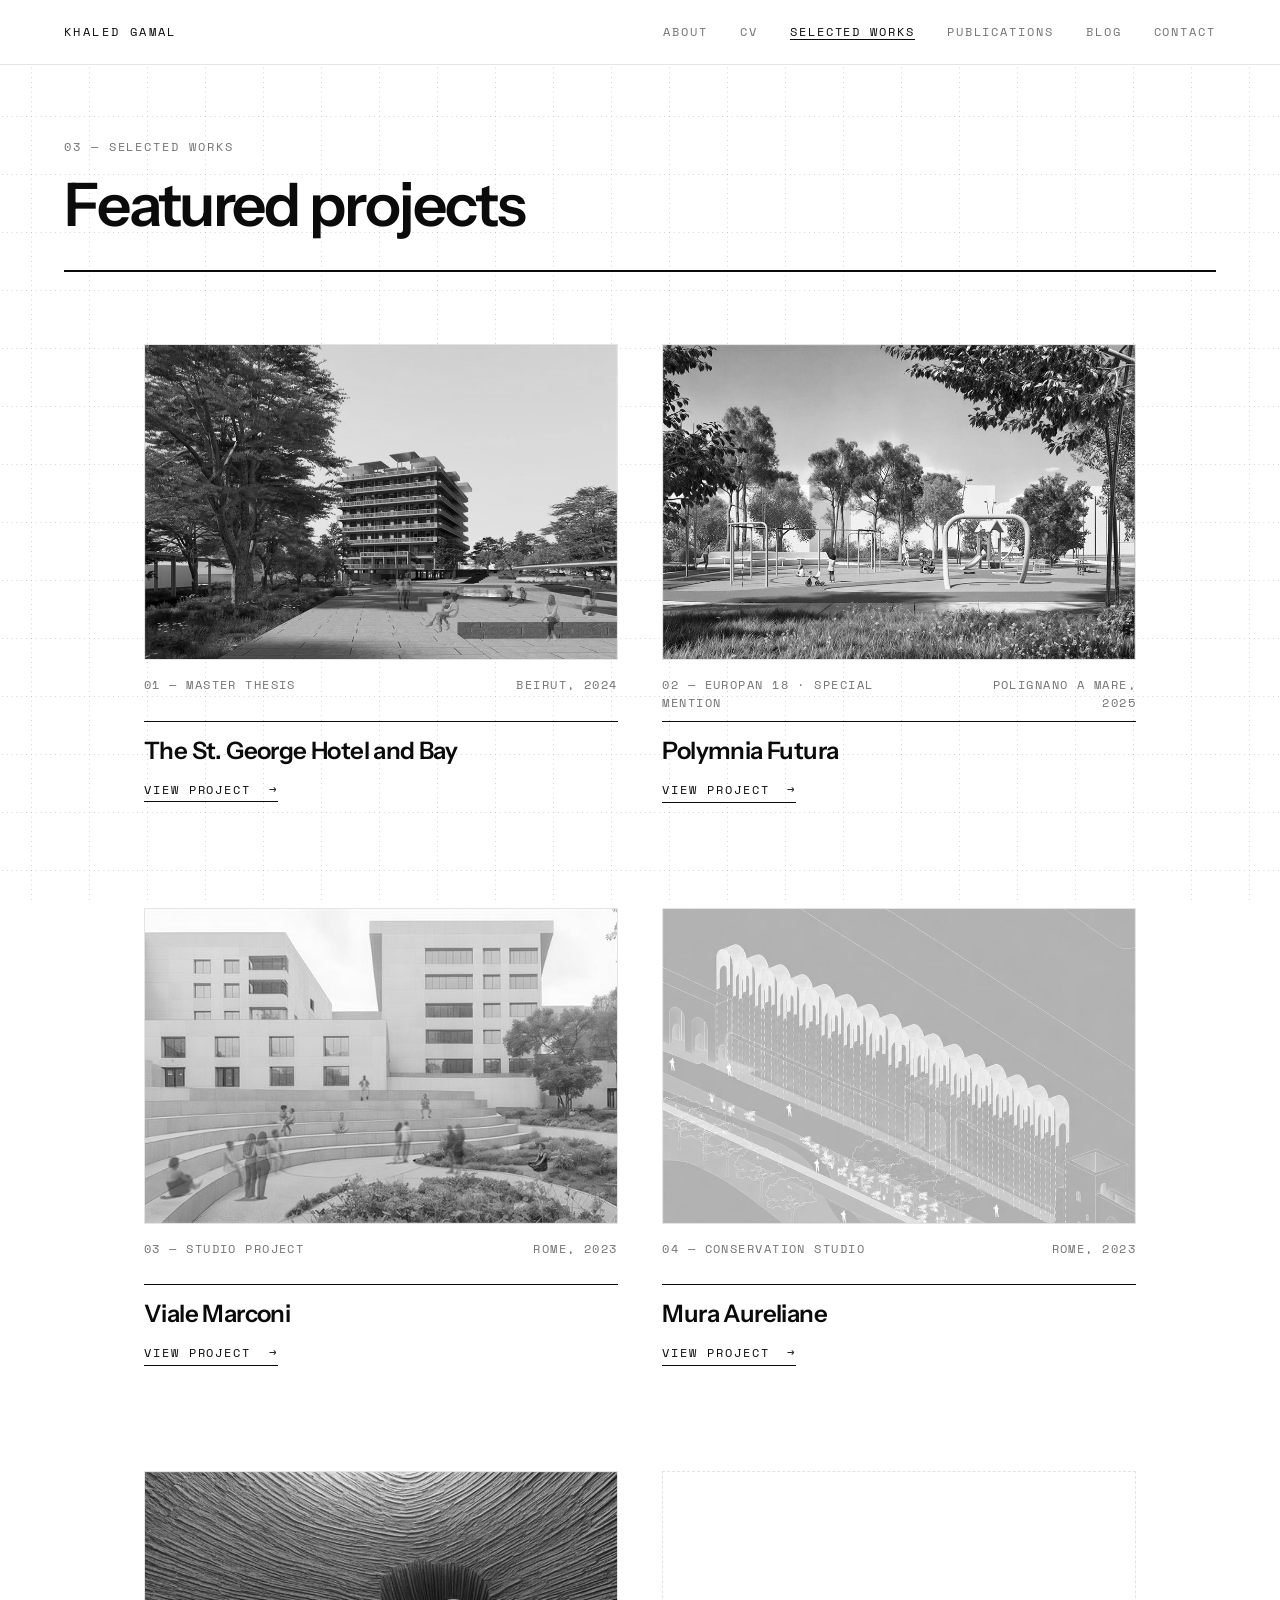
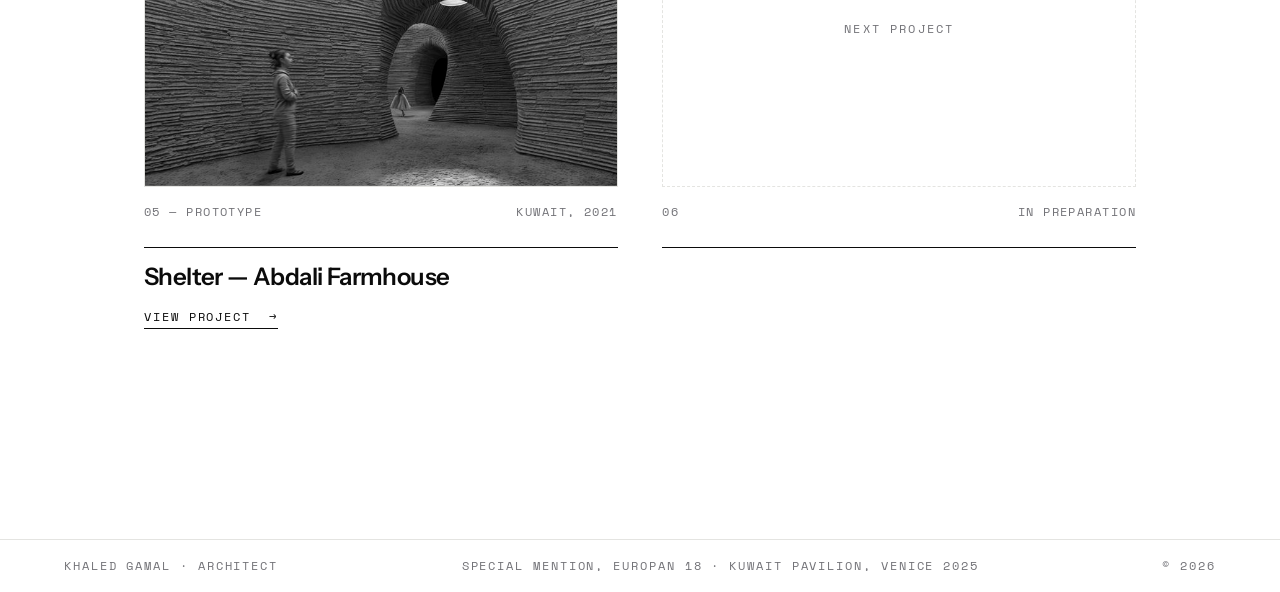
<file: works.html>
<!DOCTYPE html>
<html lang="en">
<head>
<meta charset="utf-8">
<meta name="viewport" content="width=device-width, initial-scale=1">
<title>Selected works — Khaled Gamal</title>
<meta name="description" content="Selected architecture and urban design projects by Khaled Gamal.">
<meta property="og:title" content="Selected works — Khaled Gamal">
<meta property="og:description" content="Selected architecture and urban design projects by Khaled Gamal.">
<meta property="og:image" content="assets/img/works/saint-george/view-promenade-thumb.jpg">
<link rel="icon" href="favicon.svg" type="image/svg+xml">
<link rel="preconnect" href="https://fonts.googleapis.com">
<link rel="preconnect" href="https://fonts.gstatic.com" crossorigin>
<link href="https://fonts.googleapis.com/css2?family=Instrument+Sans:wght@400;500;600;700&family=Space+Mono:wght@400;700&display=swap" rel="stylesheet">
<link rel="stylesheet" href="assets/css/site.css">
<script>document.documentElement.classList.add('js');</script>
</head>
<body>

<a class="skip-link" href="#main">Skip to content</a>

<header class="site-head">
  <div class="shell">
    <div class="site-head__inner">
      <a class="mark" href="index.html">Khaled&nbsp;Gamal</a>
      <nav class="nav" aria-label="Main">
        <a class="nav__link" href="about.html">About</a>
        <a class="nav__link" href="cv.html">CV</a>
        <a class="nav__link" aria-current="page" href="works.html">Selected works</a>
        <a class="nav__link" href="publications.html">Publications</a>
        <a class="nav__link" href="blog.html">Blog</a>
        <a class="nav__link" href="contact.html">Contact</a>
      </nav>
      <button class="nav-toggle" type="button" aria-expanded="false" aria-controls="nav-drawer">Index</button>
    </div>
  </div>
  <div class="nav-drawer" id="nav-drawer" data-open="false">
    <div class="shell">
      <a class="nav-drawer__link" href="about.html">About <span>01</span></a>
      <a class="nav-drawer__link" href="cv.html">CV <span>02</span></a>
      <a class="nav-drawer__link" aria-current="page" href="works.html">Selected works <span>03</span></a>
      <a class="nav-drawer__link" href="publications.html">Publications <span>04</span></a>
      <a class="nav-drawer__link" href="blog.html">Blog <span>05</span></a>
      <a class="nav-drawer__link" href="contact.html">Contact <span>06</span></a>
    </div>
  </div>
</header>

<main id="main">
  <div class="shell">
    <div class="page">

      <div class="page__head">
        <span class="eyebrow page__eyebrow">03 — Selected works</span>
        <h1 class="page__title">Featured projects</h1>
      </div>

      <div class="works">

        <a class="work" href="work-saint-george.html" data-reveal>
          <div class="work__frame">
            <img src="assets/img/works/saint-george/view-promenade-thumb.jpg"
                 alt="Render of the regenerated St. George Hotel seen from a new public promenade"
                 loading="lazy" decoding="async" width="900" height="634">
          </div>
          <div class="work__bar">
            <span>01 — Master thesis</span>
            <span>Beirut, 2024</span>
          </div>
          <h2 class="work__title">The St. George Hotel and Bay</h2>
          <span class="work__go">View project</span>
        </a>

        <a class="work" href="work-europan-18.html" data-reveal>
          <div class="work__frame">
            <img src="assets/img/works/europan-18/park-1-thumb.jpg"
                 alt="The unfenced urban park at Villa Pinocchio, with play equipment among preserved trees"
                 loading="lazy" decoding="async" width="900" height="600">
          </div>
          <div class="work__bar">
            <span>02 — Europan 18 · Special Mention</span>
            <span>Polignano a Mare, 2025</span>
          </div>
          <h2 class="work__title">Polymnia Futura</h2>
          <span class="work__go">View project</span>
        </a>

        <a class="work" href="work-marconi.html" data-reveal>
          <div class="work__frame">
            <img src="assets/img/works/marconi/courtyard-thumb.jpg"
                 alt="A stepped public courtyard opened between two residential blocks off Viale Marconi"
                 loading="lazy" decoding="async" width="900" height="409">
          </div>
          <div class="work__bar">
            <span>03 — Studio project</span>
            <span>Rome, 2023</span>
          </div>
          <h2 class="work__title">Viale Marconi</h2>
          <span class="work__go">View project</span>
        </a>

        <a class="work" href="work-mura-aureliane.html" data-reveal>
          <div class="work__frame">
            <img src="assets/img/works/indexing/axonometric-thumb.jpg"
                 alt="Axonometric of the modular corten addition reinstating the Aurelian Wall galleria"
                 loading="lazy" decoding="async" width="900" height="637">
          </div>
          <div class="work__bar">
            <span>04 — Conservation studio</span>
            <span>Rome, 2023</span>
          </div>
          <h2 class="work__title">Mura Aureliane</h2>
          <span class="work__go">View project</span>
        </a>

        <a class="work" href="work-abdali.html" data-reveal>
          <div class="work__frame">
            <img src="assets/img/works/abdali/dome-interior-thumb.jpg"
                 alt="Interior of a rammed-earth dome with coursed layers rising to an oculus"
                 loading="lazy" decoding="async" width="900" height="506">
          </div>
          <div class="work__bar">
            <span>05 — Prototype</span>
            <span>Kuwait, 2021</span>
          </div>
          <h2 class="work__title">Shelter — Abdali Farmhouse</h2>
          <span class="work__go">View project</span>
        </a>

        <div class="work work--empty" data-reveal>
          <div class="work__frame"><span>Next project</span></div>
          <div class="work__bar">
            <span>06</span>
            <span>In preparation</span>
          </div>
          <h2 class="work__title" style="color: var(--pencil);">&nbsp;</h2>
        </div>

      </div>

    </div>
  </div>

</main>

<footer class="foot">
  <div class="shell">
    <div class="foot__inner">
      <span><a href="index.html">Khaled Gamal · Architect</a></span>
      <span>Special Mention, Europan 18 · Kuwait Pavilion, Venice 2025</span>
      <span>© <span data-year>2026</span></span>
    </div>
  </div>
</footer>

<script src="assets/js/site.js" defer></script>
</body>
</html>
</file>
<file: assets/css/site.css>
/* ==========================================================================
   Khaled Gamal — Architect & Urban Researcher
   Minimal editorial architecture site.

   The page is a sheet of drafting paper: a dotted square grid sits behind
   everything, and content is set against it with drafting-weight rules and
   monospaced annotation. One committed light theme — white, black, air.
   ========================================================================== */

/* --------------------------------------------------------------------------
   1. Tokens
   -------------------------------------------------------------------------- */

:root {
  --paper:      #ffffff;
  --paper-sunk: #f7f7f5;
  --ink:        #0b0b0b;
  --graphite:   #45454a;   /*  9.5:1 on white — long-form text */
  --pencil:     #737378;   /*  4.7:1 on white — metadata       */
  --rule:       #e4e4e1;
  --rule-soft:  #efefec;

  /* drafting line weights */
  --w-hair: 1px;
  --w-mid:  1.5px;
  --w-heavy: 2.5px;

  --face: 'Instrument Sans', -apple-system, BlinkMacSystemFont, 'Segoe UI', Helvetica, Arial, sans-serif;
  --mono: 'Space Mono', ui-monospace, 'SFMono-Regular', Menlo, monospace;

  --t-hero:  clamp(2.75rem, 9vw, 8.5rem);
  --t-h1:    clamp(2rem, 5vw, 3.75rem);
  --t-h2:    clamp(1.375rem, 2.8vw, 2.125rem);
  --t-h3:    clamp(1.0625rem, 1.5vw, 1.3125rem);
  --t-body:  1.1875rem;
  --t-small: 1.0625rem;
  --t-meta:  0.75rem;

  --s-1: 0.5rem;  --s-2: 1rem;   --s-3: 1.5rem;  --s-4: 2rem;
  --s-5: 3rem;    --s-6: 4.5rem; --s-7: 6.5rem;  --s-8: 9rem;

  --shell:  1360px;
  --gutter: clamp(1.25rem, 5vw, 4.5rem);

  --grid-size: 58px;
  --ease: cubic-bezier(0.22, 0.61, 0.36, 1);
  /* the dotted grid tile, reused as an overlay on the home reel */
  --grid-img: url("data:image/svg+xml,%3Csvg xmlns='http://www.w3.org/2000/svg' width='72' height='72'%3E%3Cg stroke='%23000' stroke-width='1' stroke-dasharray='1 5' opacity='0.28'%3E%3Cpath d='M0 .5H72'/%3E%3Cpath d='M.5 0V72'/%3E%3C/g%3E%3C/svg%3E");
}

/* Phones and small tablets. The desktop sizes are set for a long measure and
   read oversized on a narrow column, so step the whole scale down and pull the
   vertical rhythm in — the pages become materially shorter to scroll. */
@media (max-width: 48rem) {
  :root {
    --t-body:  1rem;
    --t-small: 0.9375rem;
    --t-meta:  0.6875rem;

    --s-5: 2rem;
    --s-6: 2.75rem;
    --s-7: 3.5rem;
    --s-8: 4.5rem;

    --grid-size: 46px;
  }
}

/* --------------------------------------------------------------------------
   2. Base
   -------------------------------------------------------------------------- */

*, *::before, *::after { box-sizing: border-box; }

html {
  -webkit-text-size-adjust: 100%;
  scroll-behavior: smooth;
  scroll-padding-top: 6rem;
}

@media (prefers-reduced-motion: reduce) {
  html { scroll-behavior: auto; }
}

body {
  margin: 0;
  min-height: 100vh;
  background: var(--paper);
  color: var(--ink);
  font-family: var(--face);
  font-size: var(--t-body);
  line-height: 1.62;
  -webkit-font-smoothing: antialiased;
  text-rendering: optimizeLegibility;
}

/* The drafting grid. Fixed, so long pages don't show tiling seams. */
body::before {
  content: '';
  position: fixed;
  inset: 0;
  z-index: -1;
  pointer-events: none;
  background-image: var(--grid-img);
  background-size: var(--grid-size) var(--grid-size);
  background-position: center top;
}

img { max-width: 100%; height: auto; display: block; }
a { color: inherit; }

h1, h2, h3, h4 {
  margin: 0;
  font-weight: 600;
  line-height: 1.1;
  letter-spacing: -0.025em;
  text-wrap: balance;
}

p { margin: 0 0 var(--s-3); text-wrap: pretty; }
p:last-child { margin-bottom: 0; }

/* Justified running text. Hyphenation is not optional here — without it,
   justifying a narrow measure opens rivers of white space between words. */
.prose,
.prose p,
.chapter__text,
.article__body p,
.entry__desc,
.post-card__desc,
.pub__cite {
  text-align: justify;
  text-justify: inter-word;
  hyphens: auto;
  -webkit-hyphens: auto;
  hyphenate-limit-chars: 7 3 3;
}

/* Short measures tear badly when justified — leave them ragged. */
@media (max-width: 34rem) {
  .prose, .prose p, .chapter__text, .article__body p,
  .entry__desc, .post-card__desc, .pub__cite {
    text-align: left;
  }
}

:focus-visible {
  outline: var(--w-heavy) solid var(--ink);
  outline-offset: 3px;
}

::selection { background: var(--ink); color: var(--paper); }

.skip-link {
  position: absolute; left: var(--s-2); top: -120%;
  z-index: 100;
  padding: var(--s-2) var(--s-3);
  background: var(--ink); color: var(--paper);
  font-family: var(--mono); font-size: var(--t-meta);
  text-transform: uppercase; letter-spacing: 0.14em; text-decoration: none;
}
.skip-link:focus { top: var(--s-2); }

.visually-hidden {
  position: absolute; width: 1px; height: 1px;
  padding: 0; margin: -1px; overflow: hidden;
  clip: rect(0 0 0 0); white-space: nowrap; border: 0;
}

/* Shared annotation voice: every label, number and caption on the site. */
.mono,
.eyebrow,
.caption,
.metric__key,
.nav__link,
.foot__inner,
.entry__year,
.pub__year {
  font-family: var(--mono);
  font-size: var(--t-meta);
  text-transform: uppercase;
  letter-spacing: 0.16em;
}

.shell {
  max-width: var(--shell);
  margin-inline: auto;
  padding-inline: var(--gutter);
}

/* --------------------------------------------------------------------------
   3. Header
   -------------------------------------------------------------------------- */

.site-head {
  position: sticky; top: 0; z-index: 40;
  /* 96%, not 90%: the nav labels are grey, and at 90% a dark image scrolling
     underneath pulled them below the 4.5:1 contrast floor. */
  background: color-mix(in srgb, var(--paper) 96%, transparent);
  -webkit-backdrop-filter: blur(12px);
  backdrop-filter: blur(12px);
  border-bottom: var(--w-hair) solid var(--rule);
}

.site-head__inner {
  display: flex; align-items: center; justify-content: space-between;
  gap: var(--s-3); min-height: 4rem;
}

.mark {
  font-family: var(--mono);
  font-size: var(--t-meta);
  text-transform: uppercase;
  letter-spacing: 0.2em;
  text-decoration: none;
  white-space: nowrap;
}

.nav { display: none; }

@media (min-width: 62rem) {
  .nav { display: flex; gap: var(--s-4); }
}

.nav__link {
  position: relative;
  display: inline-flex; align-items: center;
  min-height: 44px;
  text-decoration: none;
  color: var(--pencil);
  transition: color 200ms var(--ease);
}

.nav__link::after {
  content: '';
  position: absolute; left: 0; right: 0; bottom: 0.85rem;
  height: var(--w-mid); background: var(--ink);
  transform: scaleX(0); transform-origin: left;
  transition: transform 280ms var(--ease);
}

.nav__link:hover { color: var(--ink); }
.nav__link:hover::after { transform: scaleX(1); }

.nav__link[aria-current='page'] { color: var(--ink); }
.nav__link[aria-current='page']::after { transform: scaleX(1); }

@media (prefers-reduced-motion: reduce) {
  .nav__link::after { transition: none; }
}

.nav-toggle {
  display: inline-flex; align-items: center; justify-content: center;
  min-width: 44px; min-height: 44px; padding: 0 var(--s-2);
  background: none; border: var(--w-hair) solid var(--rule);
  color: var(--ink);
  font-family: var(--mono); font-size: var(--t-meta);
  text-transform: uppercase; letter-spacing: 0.16em;
  cursor: pointer;
}

@media (min-width: 62rem) { .nav-toggle { display: none; } }

.nav-drawer { display: none; border-top: var(--w-hair) solid var(--rule); }
.nav-drawer[data-open='true'] { display: block; }
@media (min-width: 62rem) { .nav-drawer[data-open='true'] { display: none; } }

.nav-drawer__link {
  display: flex; align-items: center; justify-content: space-between;
  min-height: 52px;
  border-bottom: var(--w-hair) solid var(--rule-soft);
  font-family: var(--mono); font-size: var(--t-meta);
  text-transform: uppercase; letter-spacing: 0.16em;
  text-decoration: none;
}
.nav-drawer__link span { color: var(--pencil); }

/* --------------------------------------------------------------------------
   4. Home
   -------------------------------------------------------------------------- */

.home {
  display: flex; flex-direction: column; justify-content: center;
  padding-block: var(--s-4);
}

/* Wide screens: the statement and the index sit side by side, so the whole
   site fits on one screen with nothing to scroll past. */
@media (min-width: 62rem) {
  .home {
    display: grid;
    grid-template-columns: minmax(0, 1.05fr) minmax(0, 1fr);
    gap: clamp(2rem, 6vw, 6rem);
    align-content: center;
    align-items: center;
  }
}

.home__eyebrow { display: block; margin-bottom: var(--s-2); color: var(--pencil); }

.home__line {
  max-width: 34ch;
  font-size: clamp(1.125rem, 1.8vw, 1.625rem);
  line-height: 1.4;
  letter-spacing: -0.02em;
  color: var(--ink);
}

/* ── The reel ───────────────────────────────────────────────────────────
   A slow band of work across the top of the home page. Images are
   desaturated and sit under the same dotted grid as the rest of the page,
   so they read as ground rather than as pictures pasted on top. */

.reel {
  position: relative;
  overflow: hidden;
  width: 100vw;
  margin-left: calc(50% - 50vw);
  border-top: var(--w-hair) solid var(--rule);
  border-bottom: var(--w-hair) solid var(--rule);
  background: var(--paper-sunk);
}

/* The grid, laid back over the images. Fixed attachment so it lines up with
   the page grid behind everything else rather than starting its own. */
.reel::after {
  content: '';
  position: absolute;
  inset: 0;
  pointer-events: none;
  background-image: var(--grid-img);
  background-size: var(--grid-size) var(--grid-size);
  background-attachment: fixed;
  background-position: center top;
}

.reel__track {
  display: flex;
  width: max-content;
  gap: 0;
}

.reel__track img {
  height: clamp(140px, 21vh, 230px);
  width: auto;
  flex: none;
  object-fit: cover;
  filter: grayscale(1) contrast(1.02);
  opacity: 0.88;
  border-right: var(--w-hair) solid var(--rule);
}

/* Phones: a shorter band and tighter padding, so the index still lands
   close to one screen at the larger type size. */
@media (max-width: 34rem) {
  .reel__track img { height: 128px; }
  .home { padding-block: var(--s-2); }
  .index__row { min-height: 52px; }
}

@media (prefers-reduced-motion: no-preference) {
  .reel__track { animation: reel 64s linear infinite; }
  .reel:hover .reel__track { animation-play-state: paused; }
}

@keyframes reel {
  from { transform: translate3d(0, 0, 0); }
  to   { transform: translate3d(-50%, 0, 0); }
}

/* The index: the whole site, as a drawing register. */
.index {
  margin-top: var(--s-5);
  border-top: var(--w-heavy) solid var(--ink);
}

@media (min-width: 62rem) { .index { margin-top: 0; } }

.index__row {
  display: grid;
  grid-template-columns: 3rem 1fr auto;
  gap: var(--s-2);
  align-items: center;
  min-height: 56px;
  padding-block: var(--s-1);
  border-bottom: var(--w-hair) solid var(--rule);
  text-decoration: none;
  transition: padding-left 320ms var(--ease), background-color 320ms var(--ease);
}

.index__row:hover,
.index__row:focus-visible {
  padding-left: var(--s-3);
  background: var(--paper-sunk);
}

@media (prefers-reduced-motion: reduce) {
  .index__row { transition: none; }
  .index__row:hover { padding-left: 0; }
}

.index__no { font-family: var(--mono); font-size: var(--t-meta); letter-spacing: 0.14em; color: var(--pencil); }

.index__name {
  font-size: clamp(1.125rem, 1.8vw, 1.5rem);
  font-weight: 500;
  letter-spacing: -0.03em;
}

.index__note {
  display: none;
  font-family: var(--mono); font-size: var(--t-meta);
  text-transform: uppercase; letter-spacing: 0.14em;
  color: var(--pencil);
}

@media (min-width: 48rem) { .index__note { display: block; } }

/* --------------------------------------------------------------------------
   5. Page scaffolding
   -------------------------------------------------------------------------- */

.page { padding-block: var(--s-6) var(--s-7); }

/* Tighter blocks on a phone: less air between figures and chapters, so the
   page reads as a sequence rather than a series of long empty gaps. */
@media (max-width: 48rem) {
  .page { padding-block: var(--s-4) var(--s-6); }
  .page__head { margin-bottom: var(--s-4); padding-bottom: var(--s-3); }
  .chapter { margin-top: var(--s-5); }
  .plates { gap: var(--s-3); }
  .works { gap: var(--s-5); }
  .figure { margin: var(--s-4) 0; }
  .section { margin-top: var(--s-5); }
  .entry { padding-block: var(--s-2); }
  .pub { padding-block: var(--s-3); }
}

.page__head {
  padding-bottom: var(--s-4);
  margin-bottom: var(--s-6);
  border-bottom: var(--w-heavy) solid var(--ink);
}

.page__eyebrow { display: block; margin-bottom: var(--s-2); color: var(--pencil); }

.page__title {
  font-size: var(--t-h1);
  letter-spacing: -0.035em;
  max-width: 20ch;
}

.page__lede {
  max-width: min(52ch, 34rem);
  margin-top: var(--s-3);
  font-size: clamp(1.0625rem, 1.7vw, 1.375rem);
  line-height: 1.45;
  letter-spacing: -0.015em;
  color: var(--graphite);
}

/* About: the portrait sits beside the title, small, not below it. */
.page__head--portrait {
  display: grid;
  gap: var(--s-3);
  align-items: start;
}

@media (min-width: 40rem) {
  .page__head--portrait {
    grid-template-columns: minmax(0, 1fr) 9.5rem;
    gap: var(--s-5);
  }
}

@media (min-width: 62rem) {
  .page__head--portrait { grid-template-columns: minmax(0, 1fr) 12rem; }
}

.portrait-sm { margin: 0; }

.portrait-sm img {
  width: 100%;
  border: var(--w-hair) solid var(--rule);
  filter: grayscale(1) contrast(1.03);
}

.portrait-sm figcaption {
  margin-top: 0.4rem;
  font-family: var(--mono); font-size: var(--t-meta);
  text-transform: uppercase; letter-spacing: 0.14em; color: var(--pencil);
}

/* Two-column sheet: annotation margin + content field. */
.sheet { display: grid; gap: var(--s-3); }

@media (min-width: 62rem) {
  .sheet {
    grid-template-columns: 13rem minmax(0, 1fr);
    gap: clamp(1.5rem, 4vw, 4rem);
    align-items: start;
  }
}

.sheet__note { color: var(--pencil); font-family: var(--mono); font-size: var(--t-meta);
  text-transform: uppercase; letter-spacing: 0.16em; line-height: 1.8; }

@media (min-width: 62rem) {
  .sheet__note--sticky { position: sticky; top: 6rem; }
}

/* ch resolves wide in Instrument Sans, so cap the measure in rem too —
   otherwise the larger type runs to ~86 characters a line. */
.prose { max-width: min(66ch, 41rem); color: var(--graphite); }
.prose > * + * { margin-top: var(--s-3); }
.prose strong { color: var(--ink); font-weight: 600; }
.prose em { font-style: italic; }

.prose h3 {
  margin-top: var(--s-5);
  font-size: var(--t-h3);
  color: var(--ink);
}

.prose a { color: var(--ink); text-decoration: none; border-bottom: var(--w-hair) solid var(--rule); }
.prose a:hover { border-color: var(--ink); }

.section { margin-top: var(--s-6); }

.section__head {
  margin-bottom: var(--s-4);
  padding-bottom: var(--s-1);
  border-bottom: var(--w-mid) solid var(--ink);
  font-family: var(--mono); font-size: var(--t-meta); font-weight: 400;
  text-transform: uppercase; letter-spacing: 0.2em;
}

/* --------------------------------------------------------------------------
   6. Metric / titleblock strip
   -------------------------------------------------------------------------- */

.metrics {
  display: grid;
  grid-template-columns: repeat(2, minmax(0, 1fr));
  border-top: var(--w-hair) solid var(--rule);
  border-left: var(--w-hair) solid var(--rule);
}

@media (min-width: 48rem) { .metrics { grid-template-columns: repeat(4, minmax(0, 1fr)); } }

.metric {
  padding: var(--s-2);
  border-right: var(--w-hair) solid var(--rule);
  border-bottom: var(--w-hair) solid var(--rule);
}

.metric__key { display: block; margin-bottom: 0.35rem; color: var(--pencil); }
.metric__val { font-size: var(--t-small); line-height: 1.35; }

/* --------------------------------------------------------------------------
   7. Works
   -------------------------------------------------------------------------- */

/* Narrower than the shell so the margins carry real white space, and the
   cards themselves come down in size. */
.works {
  display: grid;
  gap: var(--s-6);
  max-width: 62rem;
  margin-inline: auto;
}

@media (min-width: 56rem) {
  .works {
    grid-template-columns: repeat(2, minmax(0, 1fr));
    gap: var(--s-7) clamp(1.5rem, 3.5vw, 3rem);
  }
}

.work { display: block; text-decoration: none; color: inherit; }

.work__frame {
  overflow: hidden;
  background: var(--paper-sunk);
  border: var(--w-hair) solid var(--rule);
  aspect-ratio: 3 / 2;
}

/* Desaturated at rest so the grid reads as one system; colour arrives on
   hover, which is what makes the card feel like a door rather than a
   picture. */
.work__frame img {
  width: 100%; height: 100%; object-fit: cover;
  filter: grayscale(1) contrast(1.02);
  transition: transform 700ms var(--ease), filter 450ms var(--ease);
}

.work:hover .work__frame img,
.work:focus-visible .work__frame img {
  transform: scale(1.035);
  filter: grayscale(0) contrast(1);
}

/* Every touch device: no cursor to hover with, so the covers stay in colour
   and the invitation is stated in words instead. Hover is the enhancement,
   not the only cue. */
@media (hover: none) {
  .work__frame img { filter: none; }
}

@media (prefers-reduced-motion: reduce) {
  .work__frame img { transition: filter 450ms var(--ease); }
  .work:hover .work__frame img { transform: none; }
}

/* The stated affordance. */
.work__go {
  display: inline-block;
  margin-top: var(--s-2);
  padding-bottom: 2px;
  border-bottom: var(--w-mid) solid var(--ink);
  font-family: var(--mono);
  font-size: var(--t-meta);
  text-transform: uppercase;
  letter-spacing: 0.16em;
  color: var(--ink);
  transition: opacity 200ms var(--ease);
}

.work__go::after { content: '\00a0\00a0\2192'; }
.work:hover .work__go { opacity: 0.6; }

/* Reserve two lines: on the narrower cards some labels wrap and some don't,
   and without this the titles in a row sit at different heights. */
.work__bar {
  display: flex; justify-content: space-between; align-items: flex-start;
  gap: var(--s-2);
  line-height: 1.5;
  /* box-sizing is border-box, so the reservation has to cover the padding and
     the rule as well as the two lines of text. */
  min-height: calc(3em + var(--s-1) + var(--w-mid));
  margin-top: var(--s-2); padding-bottom: var(--s-1);
  border-bottom: var(--w-mid) solid var(--ink);
  font-family: var(--mono); font-size: var(--t-meta);
  text-transform: uppercase; letter-spacing: 0.12em; color: var(--pencil);
}

.work__bar span:last-child { text-align: right; }

.work__title {
  margin-top: var(--s-2);
  font-size: clamp(1.125rem, 1.9vw, 1.5rem);
  letter-spacing: -0.025em;
}

/* Reserved slot for work still to come. */
.work--empty .work__frame {
  display: grid; place-items: center;
  background: transparent;
  border-style: dashed;
  border-color: var(--rule);
}

.work--empty .work__frame span {
  font-family: var(--mono); font-size: var(--t-meta);
  text-transform: uppercase; letter-spacing: 0.18em; color: var(--pencil);
}

/* --------------------------------------------------------------------------
   8. Plates
   -------------------------------------------------------------------------- */

.chapter { margin-top: var(--s-7); }
.chapter:first-of-type { margin-top: 0; }

.chapter__head {
  display: flex; align-items: baseline; gap: var(--s-2);
  padding-bottom: var(--s-1);
  margin-bottom: var(--s-4);
  border-bottom: var(--w-mid) solid var(--ink);
}

.chapter__no { font-family: var(--mono); font-size: var(--t-meta); letter-spacing: 0.16em; color: var(--pencil); }
.chapter__title { font-size: var(--t-h3); font-weight: 600; letter-spacing: -0.02em; }

.chapter__text { max-width: min(62ch, 41rem); margin-bottom: var(--s-4); color: var(--graphite); font-size: var(--t-small); }

.plates { display: grid; gap: var(--s-4); }

@media (min-width: 56rem) {
  .plates { grid-template-columns: repeat(2, minmax(0, 1fr)); gap: var(--s-5); }
  .plates--single { grid-template-columns: 1fr; }
}

.plate { margin: 0; cursor: zoom-in; }
.plate--wide { grid-column: 1 / -1; }

.plate__frame {
  border: var(--w-hair) solid var(--rule);
  background: var(--paper);
  padding: var(--s-1);
  overflow: hidden;
}

.plate img { width: 100%; transition: transform 600ms var(--ease); }
.plate:hover img { transform: scale(1.015); }

@media (prefers-reduced-motion: reduce) {
  .plate img { transition: none; }
  .plate:hover img { transform: none; }
}

.plate figcaption {
  margin-top: var(--s-1);
  font-family: var(--mono); font-size: var(--t-meta);
  text-transform: uppercase; letter-spacing: 0.14em; color: var(--pencil);
}

/* A sideways scroll of full boards. Snaps, and keeps its own scrollbar so
   the page body never scrolls horizontally. */
.strip {
  display: flex;
  gap: var(--s-3);
  overflow-x: auto;
  overscroll-behavior-x: contain;
  scroll-snap-type: x mandatory;
  padding-bottom: var(--s-2);
  -webkit-overflow-scrolling: touch;
}

.strip__item {
  flex: none;
  width: min(78vw, 26rem);
  scroll-snap-align: start;
}

.strip:focus-visible { outline: var(--w-heavy) solid var(--ink); outline-offset: 4px; }

/* ── Frame-sequence animation ───────────────────────────────────────────
   The source GIFs were 44MB between them. Same motion, as stacked JPEG
   frames: a tenth of the weight, and it can be paused. */

.anim { margin: 0; }

.anim__stage {
  position: relative;
  border: var(--w-hair) solid var(--rule);
  background: var(--paper);
  padding: var(--s-1);
}

/* The box reserves its height from --ar, so the frames can stack absolutely
   and still be inside the viewport for lazy loading to fire. */
.anim__frames {
  position: relative;
  aspect-ratio: var(--ar, 16 / 9);
}

.anim__frames img {
  position: absolute;
  inset: 0;
  width: 100%;
  height: 100%;
  object-fit: contain;
  opacity: 0;
  transition: opacity 260ms linear;
}

.anim__frames img.is-on { opacity: 1; }

/* With no JS, or with motion turned off, the last frame stands alone as a
   finished still. */
.anim__frames img:last-child { opacity: 1; }
.js .anim__frames img:last-child { opacity: 0; }
.js .anim__frames img:last-child.is-on { opacity: 1; }

.anim__bar {
  display: flex; align-items: center; justify-content: space-between;
  gap: var(--s-2); margin-top: var(--s-1);
}

.anim__caption {
  font-family: var(--mono); font-size: var(--t-meta);
  text-transform: uppercase; letter-spacing: 0.14em; color: var(--pencil);
}

.anim__toggle {
  display: none;
  align-items: center; justify-content: center;
  min-height: 44px; min-width: 44px; padding: 0 var(--s-2);
  background: none; border: var(--w-hair) solid var(--rule);
  color: var(--ink);
  font-family: var(--mono); font-size: var(--t-meta);
  text-transform: uppercase; letter-spacing: 0.14em;
  cursor: pointer; white-space: nowrap;
}

.js .anim__toggle { display: inline-flex; }
.anim__toggle:hover { border-color: var(--ink); }

/* --------------------------------------------------------------------------
   9. CV
   -------------------------------------------------------------------------- */

.entry {
  display: grid; gap: 0.35rem;
  padding-block: var(--s-3);
  border-bottom: var(--w-hair) solid var(--rule);
}

@media (min-width: 48rem) {
  .entry { grid-template-columns: 10rem minmax(0, 1fr); gap: var(--s-3); }
}

.entry__year { color: var(--pencil); padding-top: 0.3rem; letter-spacing: 0.1em; }
.entry__title { font-size: var(--t-h3); font-weight: 600; letter-spacing: -0.02em; }
.entry__org { margin-top: 0.15rem; font-size: var(--t-small); color: var(--pencil); }
.entry__desc { margin-top: var(--s-2); max-width: min(60ch, 40rem); font-size: var(--t-small); color: var(--graphite); }

.tags { display: flex; flex-wrap: wrap; gap: var(--s-1); margin-top: var(--s-2); }

.tag {
  padding: 0.3rem 0.6rem;
  border: var(--w-hair) solid var(--rule);
  font-family: var(--mono); font-size: var(--t-meta);
  text-transform: uppercase; letter-spacing: 0.1em; color: var(--graphite);
}

.btn {
  display: inline-flex; align-items: center; gap: var(--s-2);
  min-height: 48px; padding: 0 var(--s-3);
  background: var(--ink); color: var(--paper);
  font-family: var(--mono); font-size: var(--t-meta);
  text-transform: uppercase; letter-spacing: 0.16em;
  text-decoration: none;
  transition: opacity 200ms var(--ease);
}
.btn:hover { opacity: 0.82; }

/* --------------------------------------------------------------------------
   10. Publications
   -------------------------------------------------------------------------- */

.pub {
  display: grid; gap: 0.35rem;
  padding-block: var(--s-4);
  border-bottom: var(--w-hair) solid var(--rule);
}

@media (min-width: 48rem) {
  .pub { grid-template-columns: 5rem minmax(0, 1fr) auto; gap: var(--s-3); align-items: start; }
}

.pub__year { color: var(--pencil); padding-top: 0.35rem; letter-spacing: 0.1em; }
.pub__title { font-size: var(--t-h3); font-weight: 600; letter-spacing: -0.02em; max-width: 40ch; }
.pub__cite { margin-top: var(--s-1); font-size: var(--t-small); color: var(--graphite); max-width: 58ch; }
.pub__doi { margin-top: 0.35rem; font-family: var(--mono); font-size: var(--t-meta); color: var(--pencil); word-break: break-all; }

.pub__link {
  align-self: start;
  display: inline-flex; align-items: center; min-height: 44px;
  font-family: var(--mono); font-size: var(--t-meta);
  text-transform: uppercase; letter-spacing: 0.14em;
  text-decoration: none;
  border-bottom: var(--w-mid) solid var(--ink);
  white-space: nowrap;
}

/* --------------------------------------------------------------------------
   11. Blog
   -------------------------------------------------------------------------- */

.post-card {
  display: grid; gap: var(--s-3);
  padding-block: var(--s-4);
  border-bottom: var(--w-hair) solid var(--rule);
  text-decoration: none; color: inherit;
}

@media (min-width: 56rem) {
  .post-card { grid-template-columns: minmax(0, 22rem) minmax(0, 1fr); gap: clamp(1.5rem, 4vw, 3.5rem); align-items: start; }
}

.post-card__frame { overflow: hidden; border: var(--w-hair) solid var(--rule); background: var(--paper-sunk); }
.post-card__frame img { width: 100%; transition: transform 700ms var(--ease); }
.post-card:hover .post-card__frame img { transform: scale(1.03); }

@media (prefers-reduced-motion: reduce) {
  .post-card__frame img { transition: none; }
  .post-card:hover .post-card__frame img { transform: none; }
}

.post-card__title { font-size: var(--t-h2); letter-spacing: -0.03em; margin-top: var(--s-1); }
.post-card__desc { margin-top: var(--s-2); max-width: 54ch; font-size: var(--t-small); color: var(--graphite); }

.article { max-width: min(68ch, 44rem); }

.article__body { font-size: 1.25rem; line-height: 1.7; color: var(--graphite); }

@media (max-width: 48rem) {
  .article__body { font-size: 1.0625rem; line-height: 1.62; }
  .article__body blockquote { padding-left: var(--s-2); }
}
.article__body > * + * { margin-top: var(--s-3); }

.article__body h2 {
  margin-top: var(--s-6);
  padding-bottom: var(--s-1);
  border-bottom: var(--w-mid) solid var(--ink);
  font-size: var(--t-h3);
  font-family: var(--mono);
  font-weight: 400;
  text-transform: uppercase;
  letter-spacing: 0.16em;
  color: var(--ink);
}

.article__body strong { color: var(--ink); }

.article__body blockquote {
  margin: var(--s-4) 0;
  padding-left: var(--s-3);
  border-left: var(--w-heavy) solid var(--ink);
  color: var(--ink);
  text-align: left;
  hyphens: none;
}

/* Reference marks: raised, small, and never pushing the leading around. */
.article__body sup {
  font-family: var(--mono);
  font-size: 0.62em;
  line-height: 0;
  vertical-align: super;
  color: var(--pencil);
  margin-left: 0.1em;
}

.footnote-note {
  margin-top: var(--s-5);
  padding-top: var(--s-2);
  border-top: var(--w-hair) solid var(--rule);
  font-family: var(--mono);
  font-size: var(--t-meta);
  text-transform: uppercase;
  letter-spacing: 0.12em;
  color: var(--pencil);
  text-align: left;
  hyphens: none;
}

/* Arabic runs in the source keep their own script. */
.article__body [lang='ar'] { font-size: 1.05em; }

.figure { margin: var(--s-5) 0; }
.article__body .figure { cursor: zoom-in; }
.figure img { width: 100%; border: var(--w-hair) solid var(--rule); }
.figure figcaption {
  margin-top: var(--s-1);
  font-family: var(--mono); font-size: var(--t-meta);
  text-transform: uppercase; letter-spacing: 0.14em; color: var(--pencil);
}

/* Figures may break the measure on wide screens. */
@media (min-width: 75rem) {
  .figure--wide { width: min(115%, calc(100vw - 2 * var(--gutter))); }
}

/* --------------------------------------------------------------------------
   12. Contact
   -------------------------------------------------------------------------- */

.contact { display: grid; gap: var(--s-4); }

@media (min-width: 48rem) { .contact { grid-template-columns: repeat(2, minmax(0, 1fr)); } }

.contact__item { padding-block: var(--s-2); border-top: var(--w-hair) solid var(--rule); }
.contact__key { display: block; margin-bottom: 0.35rem; font-family: var(--mono); font-size: var(--t-meta);
  text-transform: uppercase; letter-spacing: 0.16em; color: var(--pencil); }

.contact__val {
  display: inline-block;
  font-size: clamp(1.0625rem, 2vw, 1.375rem);
  letter-spacing: -0.02em; text-decoration: none;
  border-bottom: var(--w-hair) solid var(--rule);
  transition: border-color 200ms var(--ease);
  word-break: break-word;
}
.contact__val:hover { border-color: var(--ink); }
.contact__val--plain { border: 0; }

/* --------------------------------------------------------------------------
   13. Footer
   -------------------------------------------------------------------------- */

/* Matches the header: same hairline, same compact band. */
.foot {
  margin-top: var(--s-7);
  border-top: var(--w-hair) solid var(--rule);
}

.foot__inner {
  min-height: 3.25rem;
  align-items: center;
}

.foot--tight { margin-top: var(--s-3); }

.foot__inner {
  display: flex; flex-wrap: wrap; gap: var(--s-1) var(--s-4);
  justify-content: space-between; color: var(--pencil);
  padding-block: var(--s-1);
}

.foot__inner a { text-decoration: none; }
.foot__inner a:hover { color: var(--ink); }

/* --------------------------------------------------------------------------
   14. Lightbox
   -------------------------------------------------------------------------- */

.lb { position: fixed; inset: 0; z-index: 90; display: none; background: var(--paper); padding: var(--s-3); }

/* minmax(0, 1fr), not 1fr: a bare 1fr track has an automatic minimum, so a
   tall board grew the row past the viewport and the image was cut off
   instead of being scaled down to fit. */
.lb[data-open='true'] {
  display: grid;
  grid-template-rows: auto minmax(0, 1fr) auto;
  gap: var(--s-2);
}

.lb__bar {
  display: flex; align-items: center; justify-content: space-between; gap: var(--s-2);
  font-family: var(--mono); font-size: var(--t-meta);
  text-transform: uppercase; letter-spacing: 0.14em; color: var(--pencil);
}

.lb__stage { position: relative; min-height: 0; min-width: 0; }

/* Pinned to the stage box, then letterboxed by object-fit.
   Percentage heights were the obvious approach and they do not work here:
   inside the grid the image resolved width:100% but treated height:100% as
   auto, so it kept its width-derived height and ran off the bottom of the
   screen. inset:0 gives a definite box no matter how the track is sized. */
.lb__stage img {
  position: absolute;
  inset: 0;
  width: 100%;
  height: 100%;
  object-fit: contain;
  object-position: center;
}

.lb__btn {
  display: inline-flex; align-items: center; justify-content: center;
  min-width: 44px; min-height: 44px; padding: 0 var(--s-2);
  background: none; border: var(--w-hair) solid var(--rule); color: var(--ink);
  font-family: var(--mono); font-size: var(--t-meta); cursor: pointer;
}
.lb__btn:hover { border-color: var(--ink); }
.lb__btn[disabled] { opacity: 0.3; cursor: default; }
.lb__nav { display: flex; gap: var(--s-2); }

/* --------------------------------------------------------------------------
   15. Motion
   -------------------------------------------------------------------------- */

@media (prefers-reduced-motion: no-preference) {
  .js [data-reveal] {
    opacity: 0; transform: translateY(14px);
    transition: opacity 750ms var(--ease), transform 750ms var(--ease);
  }
  .js [data-reveal].is-in { opacity: 1; transform: none; }
}

@media print {
  body::before, .site-head, .nav-drawer, .lb, .btn { display: none !important; }
  body { background: #fff; }
  .page { padding: 0; }
  .entry, .pub { page-break-inside: avoid; }
}
</file>
